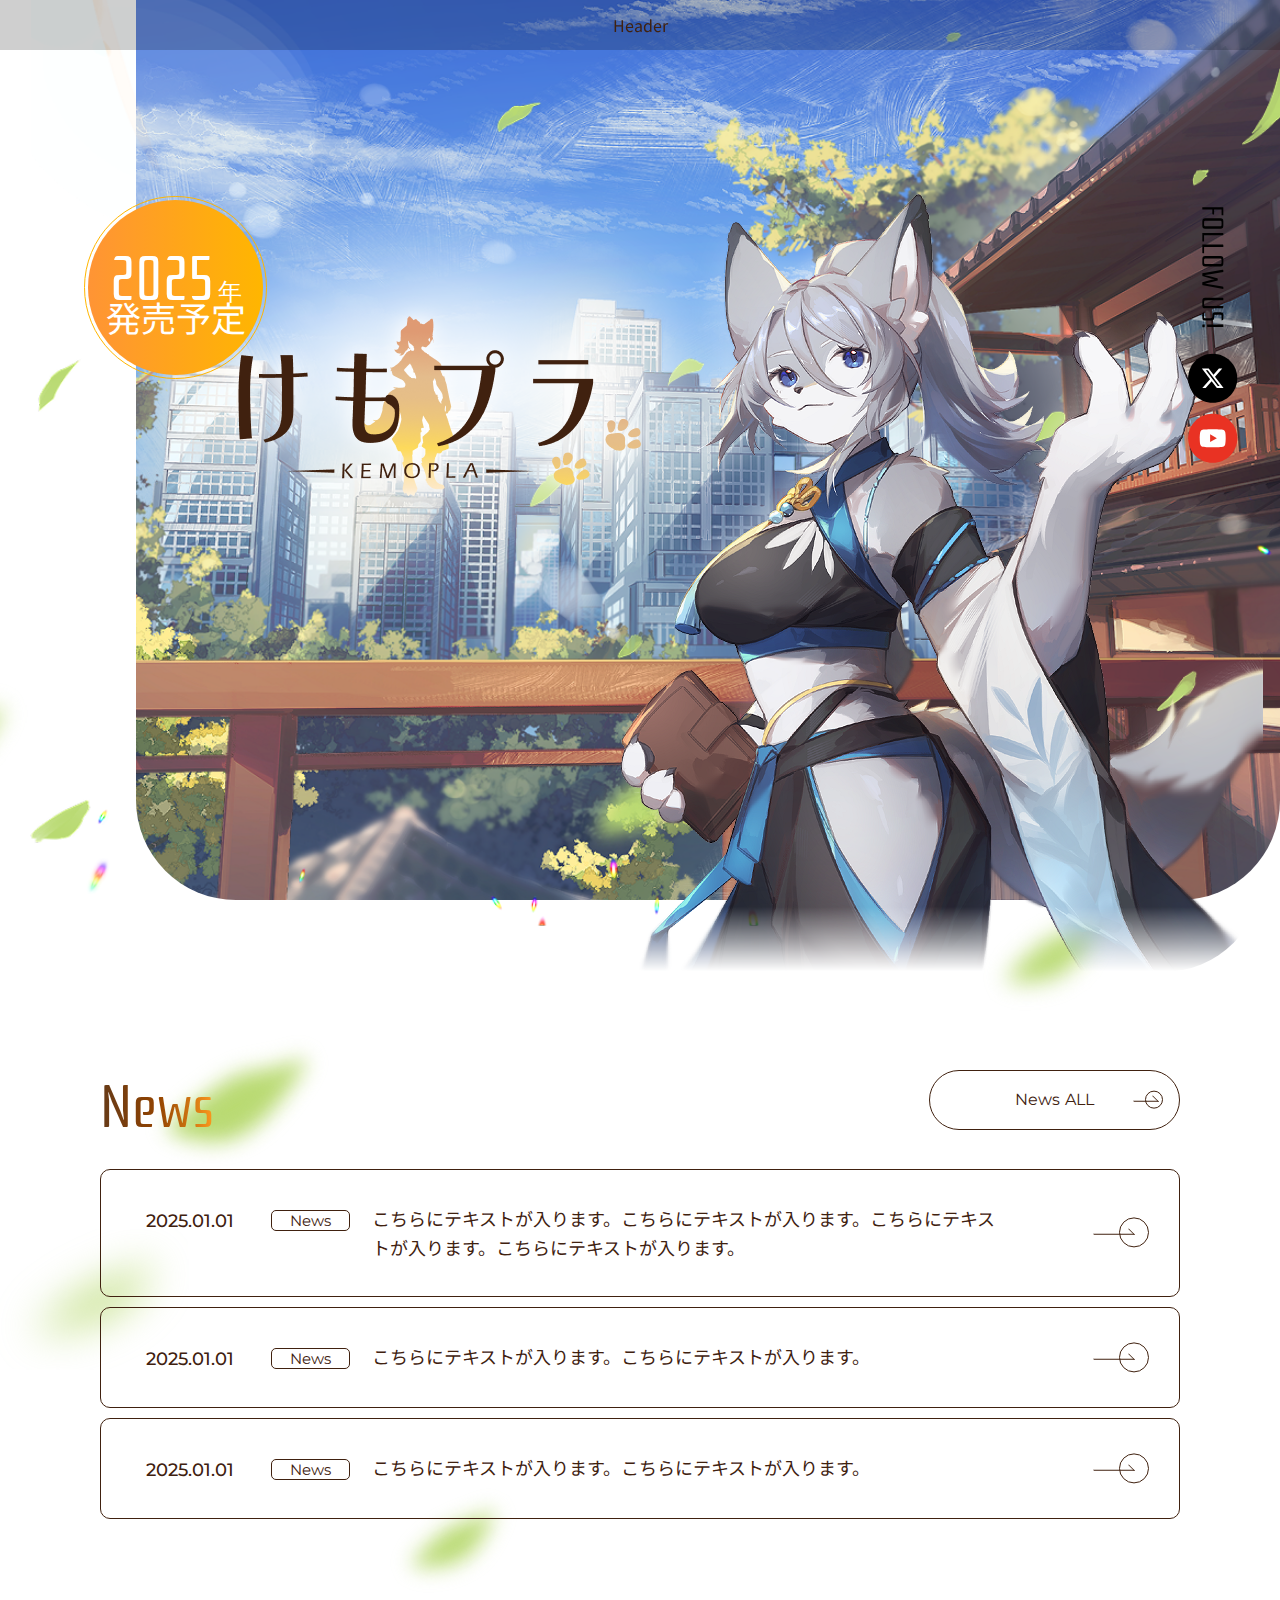
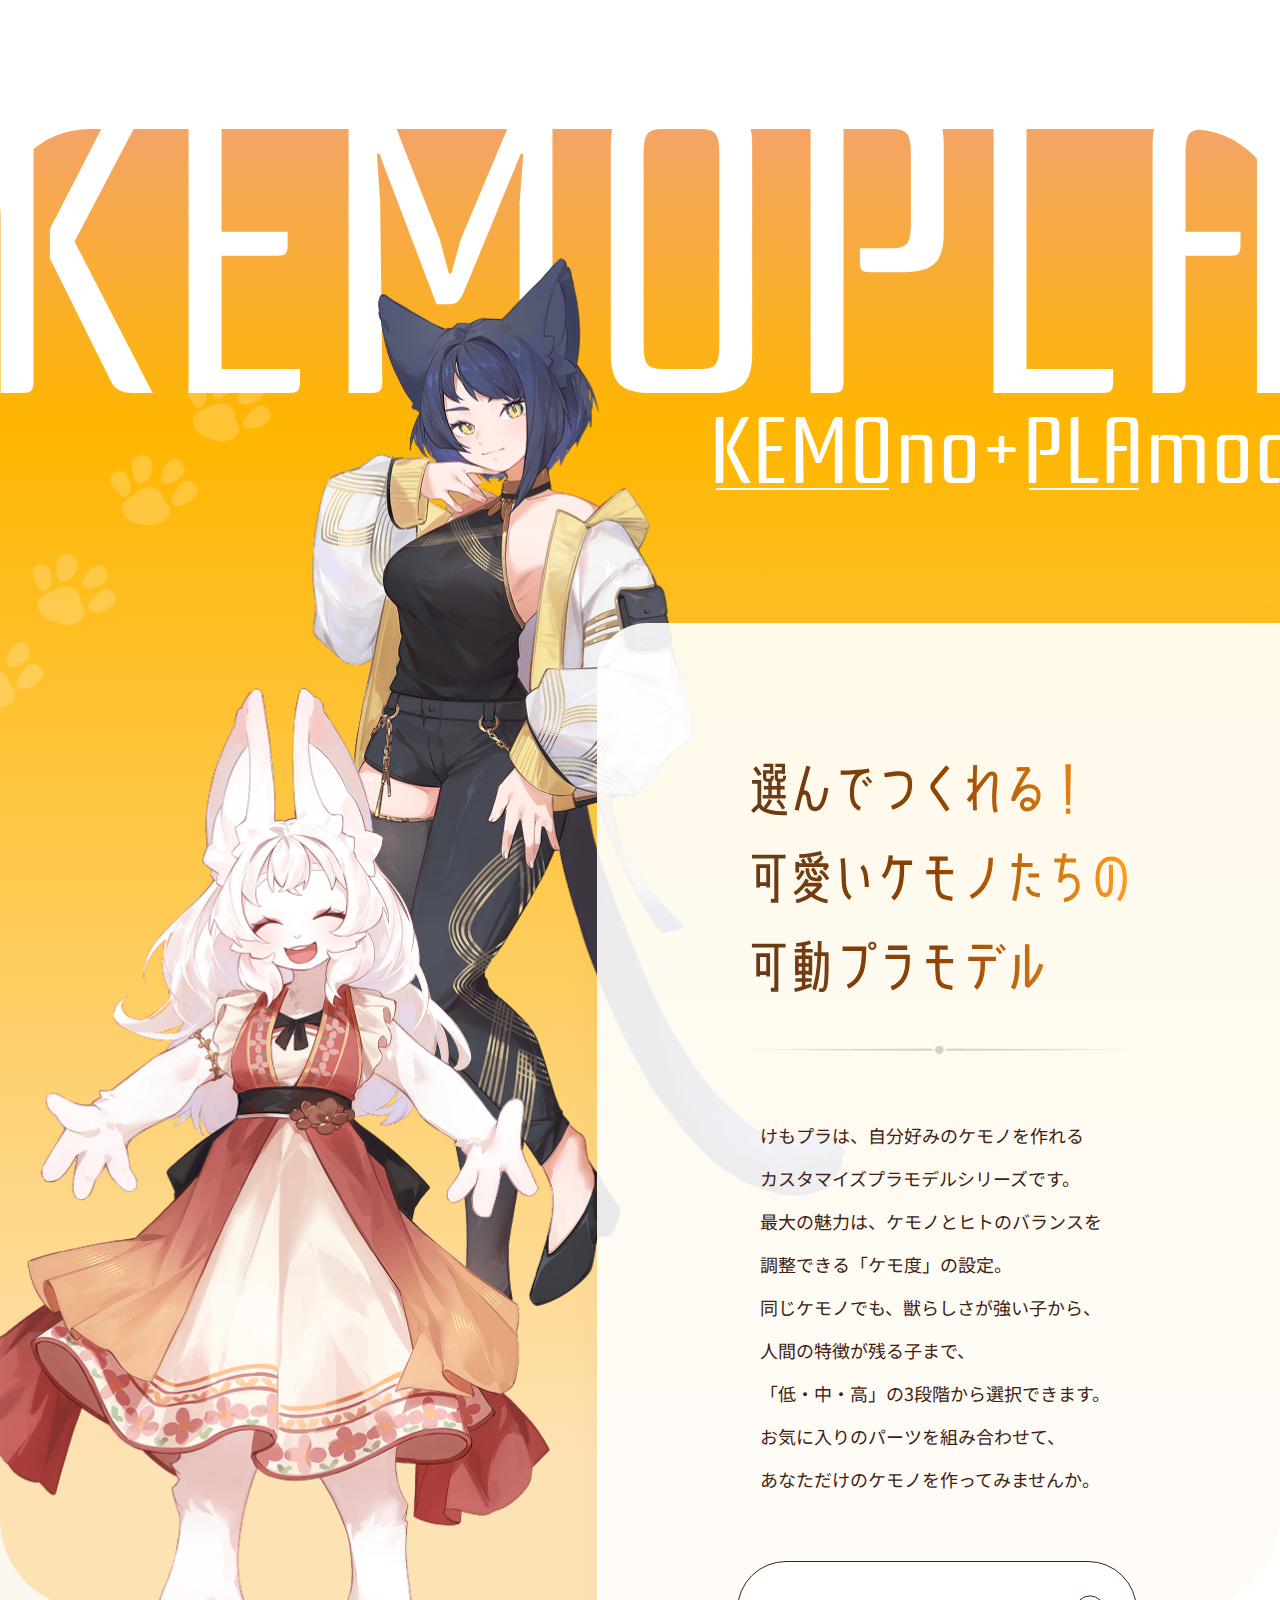
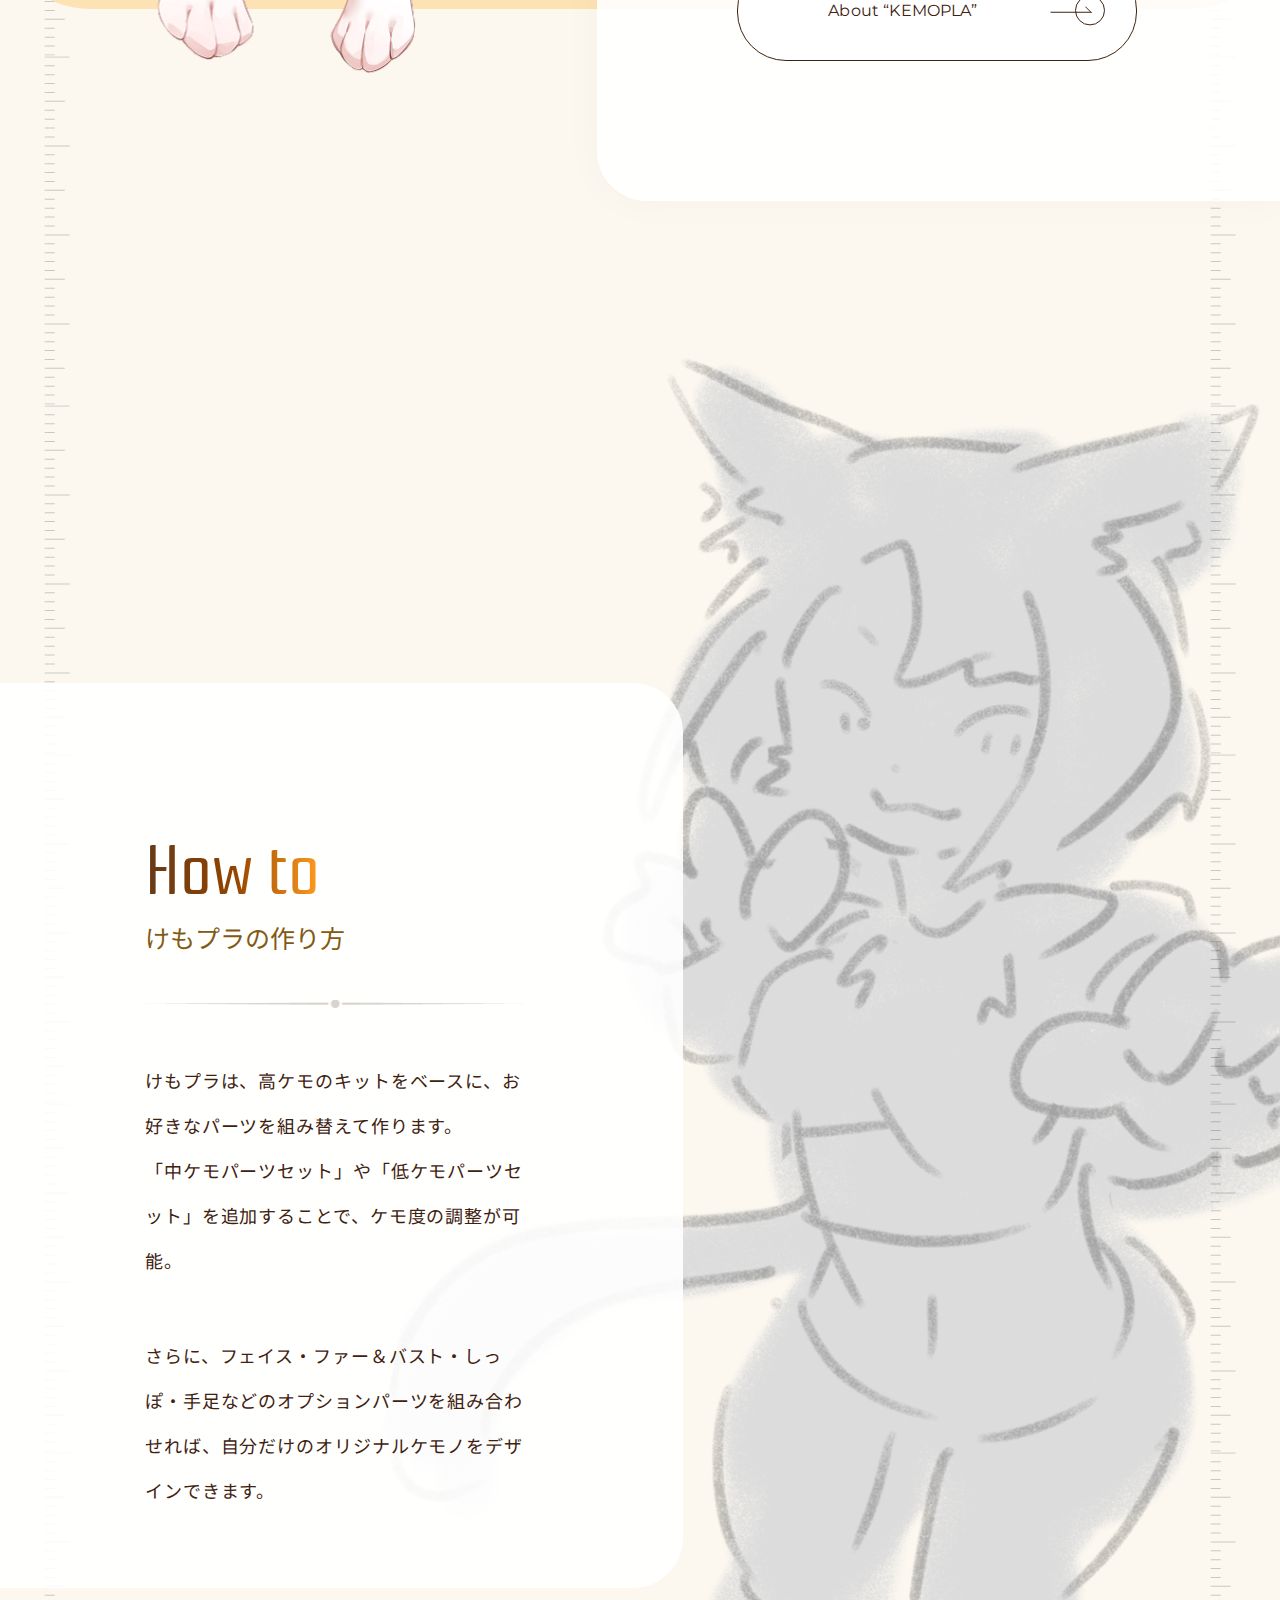
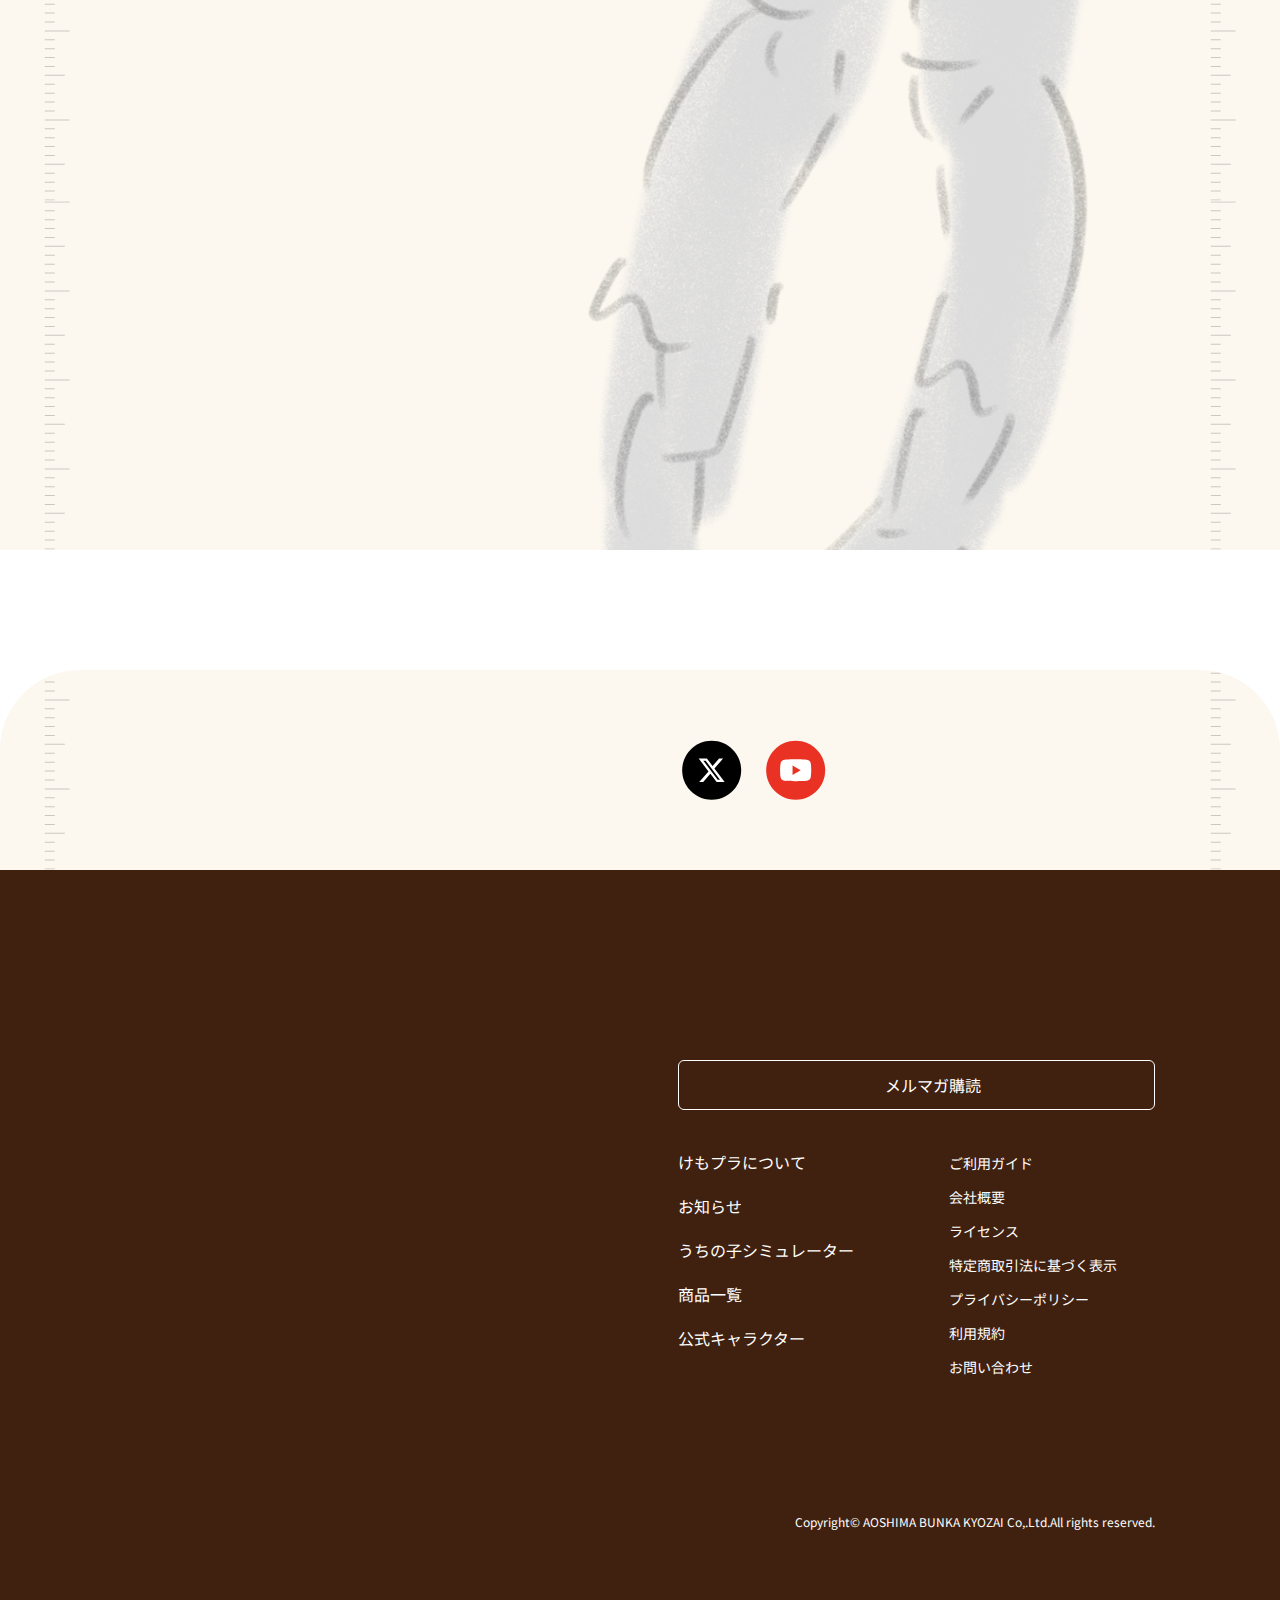
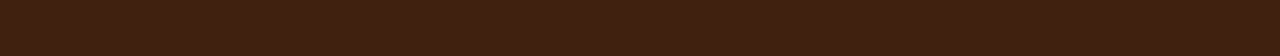
<file: index.html>
<!DOCTYPE html>
<html lang="en">
  <head>
    <meta charset="UTF-8" />
    <meta name="viewport" content="width=device-width, initial-scale=1.0, maximum-scale=1.0, user-scalable=no" />
    <title>Kemopla - Top Page</title>
    <link rel="preconnect" href="https://fonts.googleapis.com">
    <link rel="preconnect" href="https://fonts.gstatic.com" crossorigin>
    <link href="https://fonts.googleapis.com/css2?family=Montserrat:ital,wght@0,100..900;1,100..900&family=Noto+Sans+JP:wght@100..900&family=Rationale&family=Inter:ital,opsz,wght@0,14..32,100..900;1,14..32,100..900&display=swap" rel="stylesheet">
    <link rel="stylesheet" href="css/standalone.css" />
    <link rel="stylesheet" href="css/style.css" />
  </head>
  
  <body id="pageTop">
    <header class="header">Header</header>

    <main>
      <div class="main-mv">
        <div class="container">
          <div class="img img-01">
            <img loading="lazy" src="./image/top/img_mv_01.png" alt="image 01">
          </div>
          <div class="img img-02">
            <img loading="lazy" src="./image/top/img_mv_02.png" alt="image 02">
          </div>
          <div class="copy-text">
            <div class="inner">
              <p class="year">
                <span class="f-rati num">2025</span>
                <span class="f-inter txt">年</span>
              </p>
              <p class="text">発売予定</p>
            </div>
          </div>
        </div>
        <div class="main-img">
          <img loading="lazy" src="./image/top/img_mv_main.png" alt="main image">
        </div>
        <div class="img img-03">
          <img loading="lazy" src="./image/top/img_mv_03.png" alt="image 03">
        </div>
        <div class="img img-04">
          <img loading="lazy" src="./image/top/img_mv_04.png" alt="image 04">
        </div>
      </div>
      
      <section class="sec-news">
        <div class="c-container-02 container">
          <div class="bg">
            <img loading="lazy" src="./image/top/bg_news_01.png" alt="bg 01">
          </div>
          <div class="heading">
            <h2 class="f-rati head">News</h2>
            <a href="#" class="f-mont c-arrowBtn-02 btn-more">News ALL</a>
          </div>
          <div class="list-news">
            <a href="#" class="item">
              <div class="date-wrap">
                <span class="f-mont date">2025.01.01</span>
                <span class="f-mont label">News</span>
              </div>
              <p class="title">こちらにテキストが入ります。こちらにテキストが入ります。こちらにテキストが入ります。こちらにテキストが入ります。</p>
              <span class="arrow"></span>
            </a>
            <a href="#" class="item">
              <div class="date-wrap">
                <span class="f-mont date">2025.01.01</span>
                <span class="f-mont label">News</span>
              </div>
              <p class="title">こちらにテキストが入ります。こちらにテキストが入ります。</p>
              <span class="arrow"></span>
            </a>
            <a href="#" class="item">
              <div class="date-wrap">
                <span class="f-mont date">2025.01.01</span>
                <span class="f-mont label">News</span>
              </div>
              <p class="title">こちらにテキストが入ります。こちらにテキストが入ります。</p>
              <span class="arrow"></span>
            </a>
          </div>
        </div>
      </section>

      <section class="sec-kemono">
        <div class="img-02">
          <img loading="lazy" src="./image/top/img_kemono_02.png" alt="image 02">
        </div>
        <div class="container">
          <div class="heading">
            <h2 class="f-rati head">KEMOPLA</h2>
            <p class="f-rati small"><span class="f-rati line">KEMO</span>no+<span class="f-rati line">PLA</span>model</p>
          </div>
          <div class="img-01">
            <img loading="lazy" src="./image/top/img_kemono_01.png" alt="image 01">
          </div>
          <div class="content">
            <h3 class="title">
              <img src="./image/top/title_kemopla_01.svg" alt="title">
            </h3>
            <p class="description">けもプラは、自分好みのケモノを作れる<br>カスタマイズプラモデルシリーズです。<br>最大の魅力は、ケモノとヒトのバランスを調整できる「ケモ度」の設定。<br>同じケモノでも、獣らしさが強い子から、<br>人間の特徴が残る子まで、<br>「低・中・高」の3段階から選択できます。お気に入りのパーツを組み合わせて、<br>あなただけのケモノを作ってみませんか。</p>
            <a href="#" class="f-mont c-arrowBtn-02 btn-more">About “KEMOPLA”</a>
          </div>
        </div>
      </section>

      <section class="sec-howto">
        <div class="container">
          <div class="img-01">
            <img loading="lazy" src="./image/top/img_howto_01.png" alt="image 01">
          </div>
          <div class="sec-intro">
            <div class="heading">
              <h2 class="f-rati title">How to</h2>
              <p class="txt-ja">けもプラの作り方</p>
            </div>
            <div class="description">
              <p class="text">けもプラは、高ケモのキットをベースに、お好きなパーツを組み替えて作ります。<br>「中ケモパーツセット」や「低ケモパーツセット」を追加することで、ケモ度の調整が可能。</p>
              <p class="text">さらに、フェイス・ファー＆バスト・しっぽ・手足などのオプションパーツを組み合わせれば、自分だけのオリジナルケモノをデザインできます。</p>
            </div>
          </div>
          <div class="img-02">
            <img loading="lazy" src="./image/top/img_howto_02.svg" alt="image 02">
          </div>
          <div class="img-03">
            <img loading="lazy" src="./image/top/img_howto_03.png" alt="image 03">
          </div>
        </div>
      </section>
    </main>

    <footer class="footer">
      <div class="footer-top">
        <ul class="list-sns">
          <li class="item">
            <img loading="lazy" src="./image/common/txt_follow_us.svg" alt="follow us">
          </li>
          <li class="item">
            <a href="#">
              <img loading="lazy" src="./image/common/icon_x.svg" alt="twitter">
            </a>
          </li>
          <li class="item">
            <a href="#">
              <img loading="lazy" src="./image/common/icon_youtube.svg" alt="youtube">
            </a>
          </li>
        </ul>
      </div>
      <div class="footer-bottom">
        <div class="c-container">
          <div class="inner">
            <div class="logo">
              <a href="#">
                <img loading="lazy" src="./image/common/logo.png" alt="aoshima">
              </a>
            </div>
            <div class="info">
              <a href="#" class="btn-email">
                <span class="icon"><img loading="lazy" src="./image/common/icon_email.svg" alt="mail"></span>
                <span class="text">メルマガ購読</span>
              </a>
              <div class="menus">
                <ul class="menu menu-01">
                  <li class="item">
                    <a href="#">けもプラについて</a>
                  </li>
                  <li class="item">
                    <a href="#">お知らせ</a>
                  </li>
                  <li class="item">
                    <a href="#">うちの子シミュレーター</a>
                  </li>
                  <li class="item">
                    <a href="#">商品一覧</a>
                  </li>
                  <li class="item">
                    <a href="#">公式キャラクター</a>
                  </li>
                </ul>
                <ul class="menu menu-02">
                  <li class="item">
                    <a href="#">ご利用ガイド</a>
                  </li>
                  <li class="item">
                    <a href="#">会社概要</a>
                  </li>
                  <li class="item">
                    <a href="#">ライセンス</a>
                  </li>
                  <li class="item">
                    <a href="#">特定商取引法に基づく表示</a>
                  </li>
                  <li class="item">
                    <a href="#">プライバシーポリシー</a>
                  </li>
                  <li class="item">
                    <a href="#">利用規約</a>
                  </li>
                  <li class="item">
                    <a href="#">お問い合わせ</a>
                  </li>
                </ul>
              </div>
              <p class="copy-right">Copyright© AOSHIMA BUNKA KYOZAI <br class="sp">Co,.Ltd.All rights reserved.</p>
            </div>
          </div>
        </div>
      </div>
      <div class="js_page_to_top page-to-top">
        <img loading="lazy" src="./image/common/img_page_to_top.png" alt="page to top">
      </div>
    </footer>

    <div class="c-follow-us">
      <div class="item">
        <img loading="lazy" src="./image/common/txt_follow_us_2.svg" alt="follow us">
      </div>
      <div class="item">
        <a href="#" class="link">
          <img loading="lazy" src="./image/common/icon_x.svg" alt="twitter">
        </a>
      </div>
      <div class="item">
        <a href="#" class="link">
          <img loading="lazy" src="./image/common/icon_youtube.svg" alt="youtube">
        </a>
      </div>
    </div>

    <script src="https://cdnjs.cloudflare.com/ajax/libs/jquery/3.7.1/jquery.min.js"></script>
    <script src="./js/common.js"></script>
  </body>
</html>
</file>
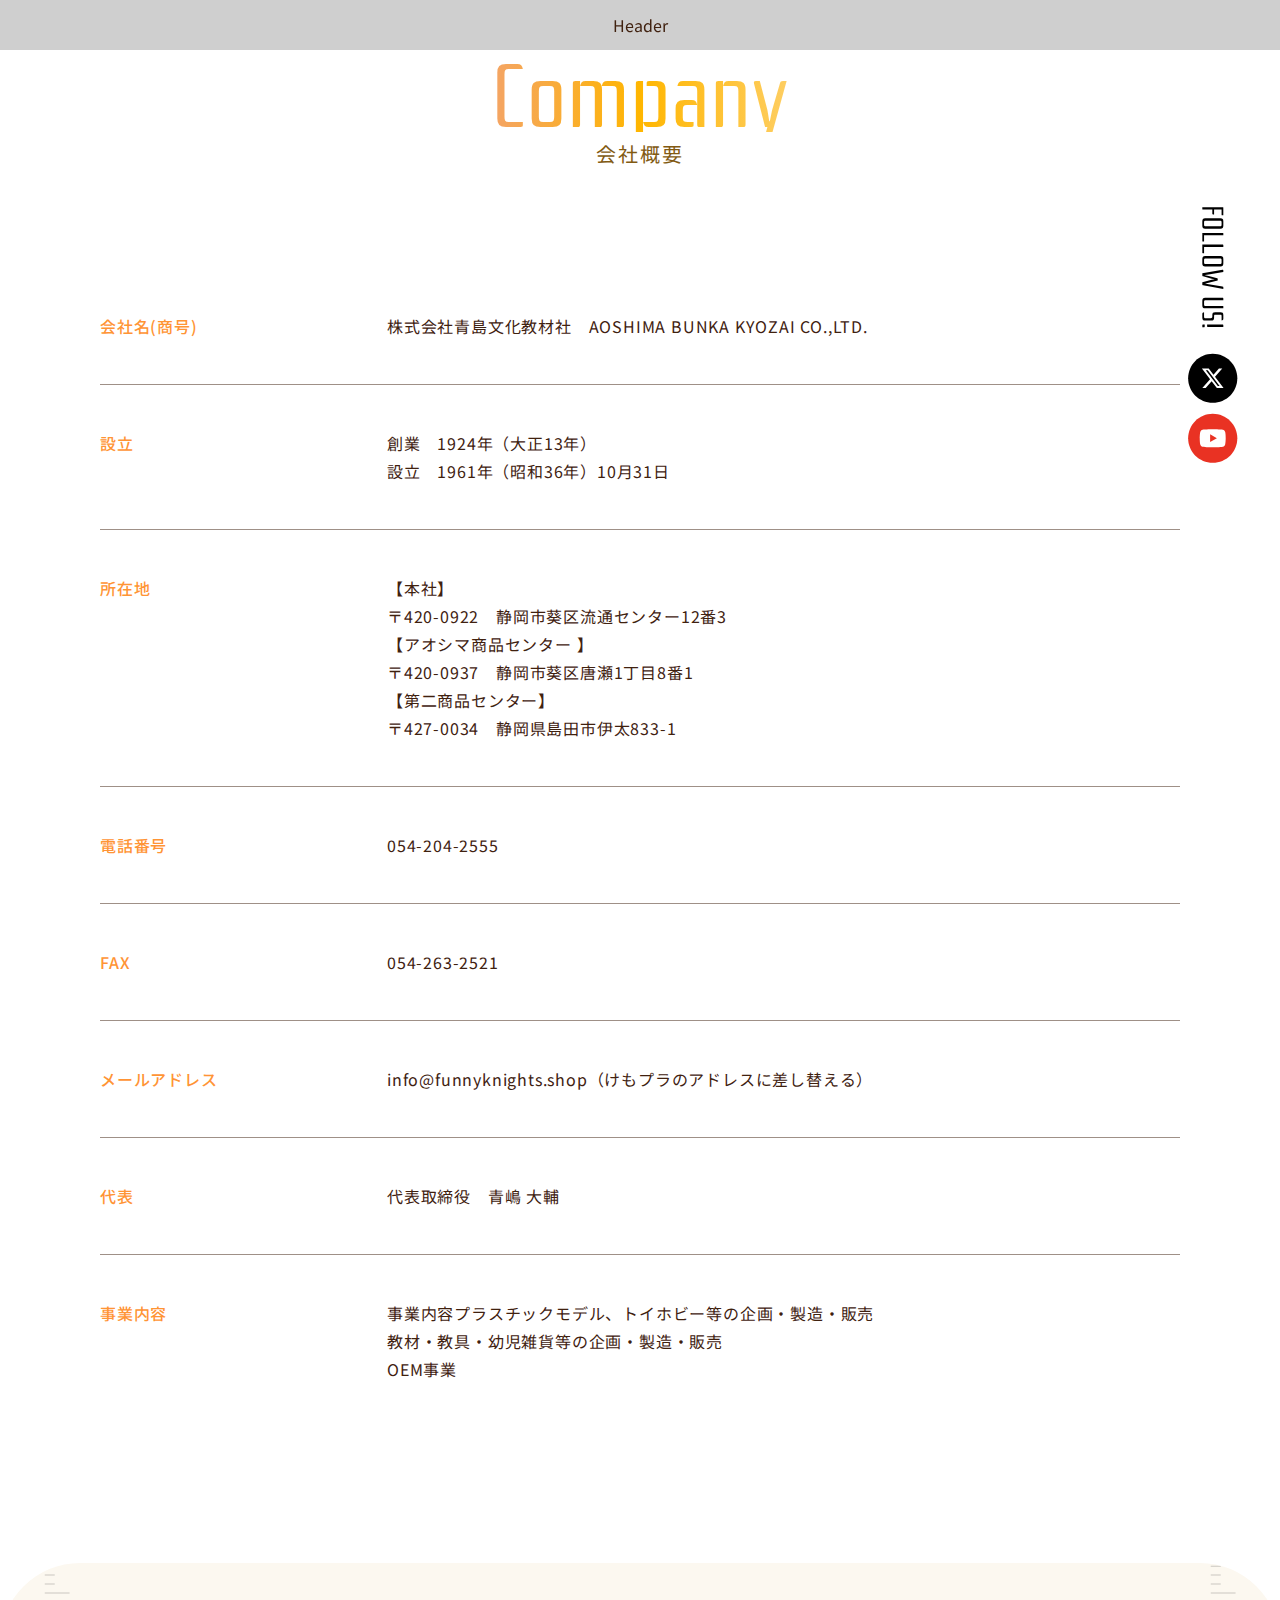
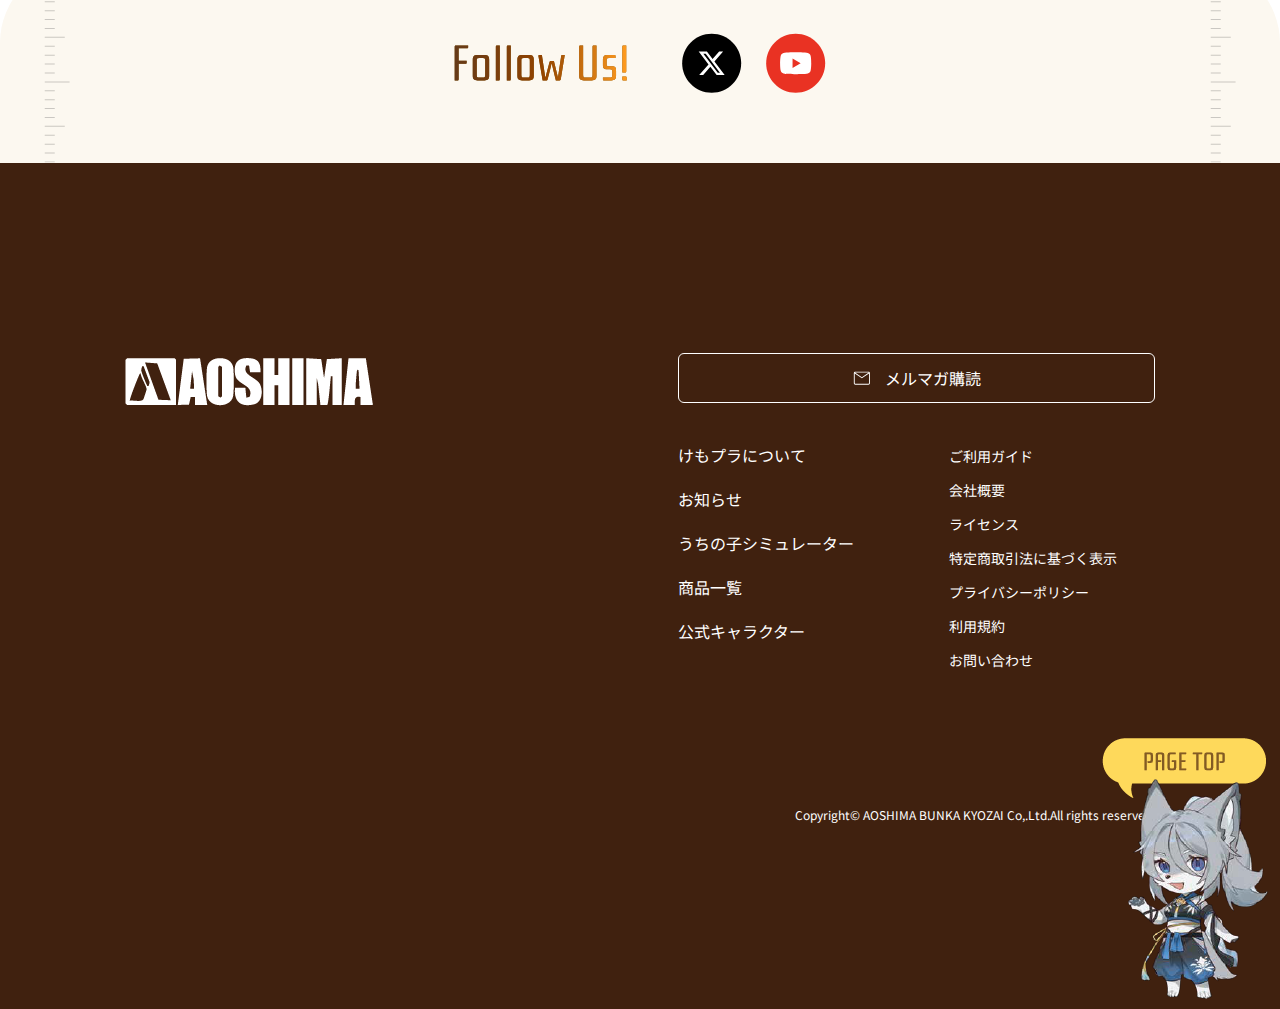
<file: company.html>
<!DOCTYPE html>
<html lang="en">
  <head>
    <meta charset="UTF-8" />
    <meta name="viewport" content="width=device-width, initial-scale=1.0" />
    <title>Page Company</title>
    <link rel="preconnect" href="https://fonts.googleapis.com">
    <link rel="preconnect" href="https://fonts.gstatic.com" crossorigin>
    <link href="https://fonts.googleapis.com/css2?family=Montserrat:ital,wght@0,100..900;1,100..900&family=Noto+Sans+JP:wght@100..900&family=Rationale&display=swap" rel="stylesheet">
    <link rel="stylesheet" href="css/standalone.css" />
    <link rel="stylesheet" href="css/style.css" />
  </head>

  <body id="pageCompany">
    <header class="header">Header</header>

    <main>
      <div class="c-section-heading heading">
        <h2>Company</h2>
        <span>会社概要</span>
      </div>
      <div class="c-container-02">
        <div class="inner">
          <dl class="company-info">
            <div class="row">
              <dt class="title">会社名(商号)</dt>
              <dd class="data">株式会社青島文化教材社　AOSHIMA BUNKA KYOZAI CO.,LTD.</dd>
            </div>
            <div class="row">
              <dt class="title">設立</dt>
              <dd class="data">創業　1924年（大正13年）<br>設立　1961年（昭和36年）10月31日</dd>
            </div>
            <div class="row">
              <dt class="title">所在地</dt>
              <dd class="data">【本社】<br>〒420-0922　静岡市葵区流通センター12番3<br>【アオシマ商品センター 】<br>〒420-0937　静岡市葵区唐瀬1丁目8番1<br>【第二商品センター】<br>〒427-0034　静岡県島田市伊太833-1</dd>
            </div>
            <div class="row">
              <dt class="title">電話番号</dt>
              <dd class="data">054-204-2555</dd>
            </div>
            <div class="row">
              <dt class="title">FAX</dt>
              <dd class="data">054-263-2521</dd>
            </div>
            <div class="row">
              <dt class="title">メールアドレス</dt>
              <dd class="data">info@funnyknights.shop（けもプラのアドレスに差し替える）</dd>
            </div>
            <div class="row">
              <dt class="title">代表</dt>
              <dd class="data">代表取締役　青嶋 大輔</dd>
            </div>
            <div class="row">
              <dt class="title">事業内容</dt>
              <dd class="data">事業内容プラスチックモデル、トイホビー等の企画・製造・販売<br>教材・教具・幼児雑貨等の企画・製造・販売<br>OEM事業</dd>
            </div>
          </dl>
        </div>
      </div>
    </main>

    <footer class="footer">
      <div class="footer-top">
        <ul class="list-sns">
          <li class="item">
            <img loading="lazy" src="./image/common/txt_follow_us.svg" alt="follow us">
          </li>
          <li class="item">
            <a href="#">
              <img loading="lazy" src="./image/common/icon_x.svg" alt="twitter">
            </a>
          </li>
          <li class="item">
            <a href="#">
              <img loading="lazy" src="./image/common/icon_youtube.svg" alt="youtube">
            </a>
          </li>
        </ul>
      </div>
      <div class="footer-bottom">
        <div class="c-container">
          <div class="inner">
            <div class="logo">
              <a href="#">
                <img loading="lazy" src="./image/common/logo.png" alt="aoshima">
              </a>
            </div>
            <div class="info">
              <a href="#" class="btn-email">
                <span class="icon"><img loading="lazy" src="./image/common/icon_email.svg" alt="mail"></span>
                <span class="text">メルマガ購読</span>
              </a>
              <div class="menus">
                <ul class="menu menu-01">
                  <li class="item">
                    <a href="#">けもプラについて</a>
                  </li>
                  <li class="item">
                    <a href="#">お知らせ</a>
                  </li>
                  <li class="item">
                    <a href="#">うちの子シミュレーター</a>
                  </li>
                  <li class="item">
                    <a href="#">商品一覧</a>
                  </li>
                  <li class="item">
                    <a href="#">公式キャラクター</a>
                  </li>
                </ul>
                <ul class="menu menu-02">
                  <li class="item">
                    <a href="#">ご利用ガイド</a>
                  </li>
                  <li class="item">
                    <a href="#">会社概要</a>
                  </li>
                  <li class="item">
                    <a href="#">ライセンス</a>
                  </li>
                  <li class="item">
                    <a href="#">特定商取引法に基づく表示</a>
                  </li>
                  <li class="item">
                    <a href="#">プライバシーポリシー</a>
                  </li>
                  <li class="item">
                    <a href="#">利用規約</a>
                  </li>
                  <li class="item">
                    <a href="#">お問い合わせ</a>
                  </li>
                </ul>
              </div>
              <p class="copy-right">Copyright© AOSHIMA BUNKA KYOZAI <br class="sp">Co,.Ltd.All rights reserved.</p>
            </div>
          </div>
        </div>
      </div>
      <div class="js_page_to_top page-to-top">
        <img loading="lazy" src="./image/common/img_page_to_top.png" alt="page to top">
      </div>
    </footer>

    <div class="c-follow-us">
      <div class="item">
        <img loading="lazy" src="./image/common/txt_follow_us_2.svg" alt="follow us">
      </div>
      <div class="item">
        <a href="#" class="link">
          <img loading="lazy" src="./image/common/icon_x.svg" alt="twitter">
        </a>
      </div>
      <div class="item">
        <a href="#" class="link">
          <img loading="lazy" src="./image/common/icon_youtube.svg" alt="youtube">
        </a>
      </div>
    </div>

    <script src="https://cdnjs.cloudflare.com/ajax/libs/jquery/3.7.1/jquery.min.js"></script>
    <script src="./js/common.js"></script>

    <script></script>
  </body>
</html>
</file>
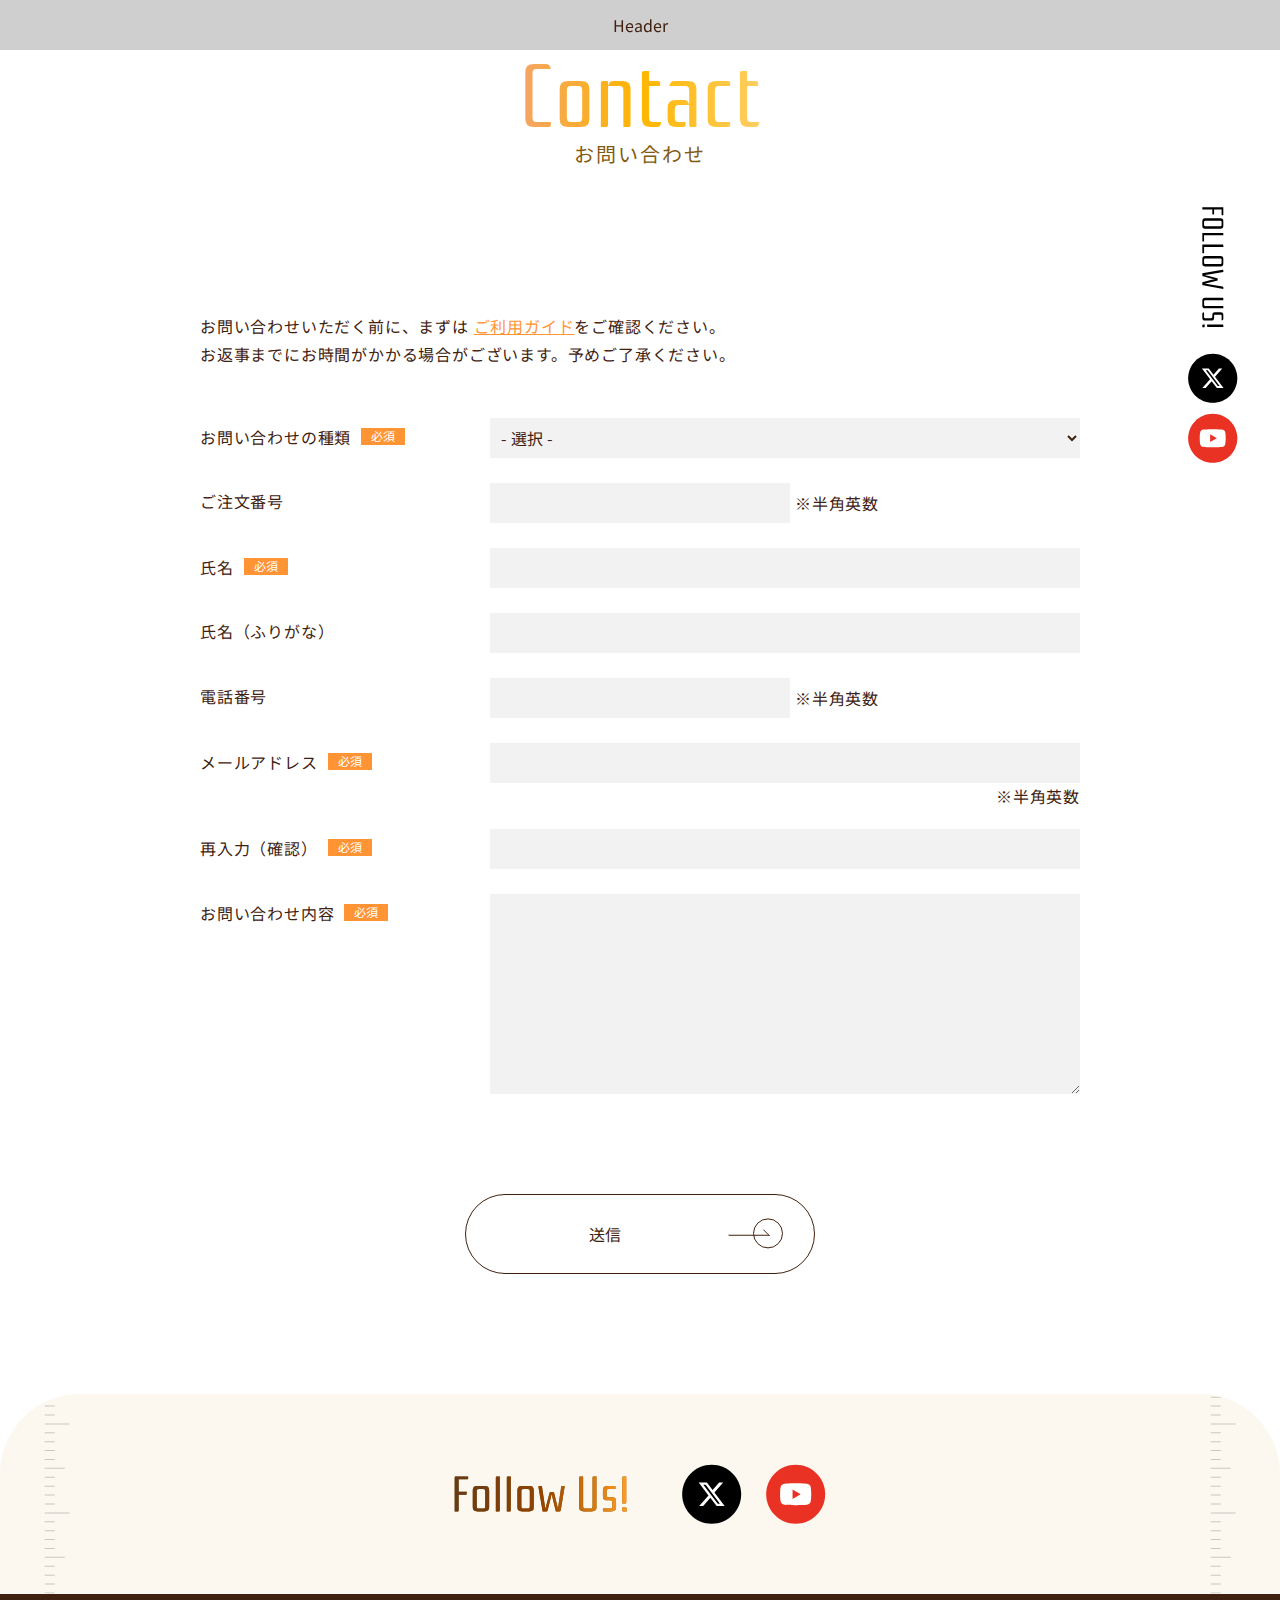
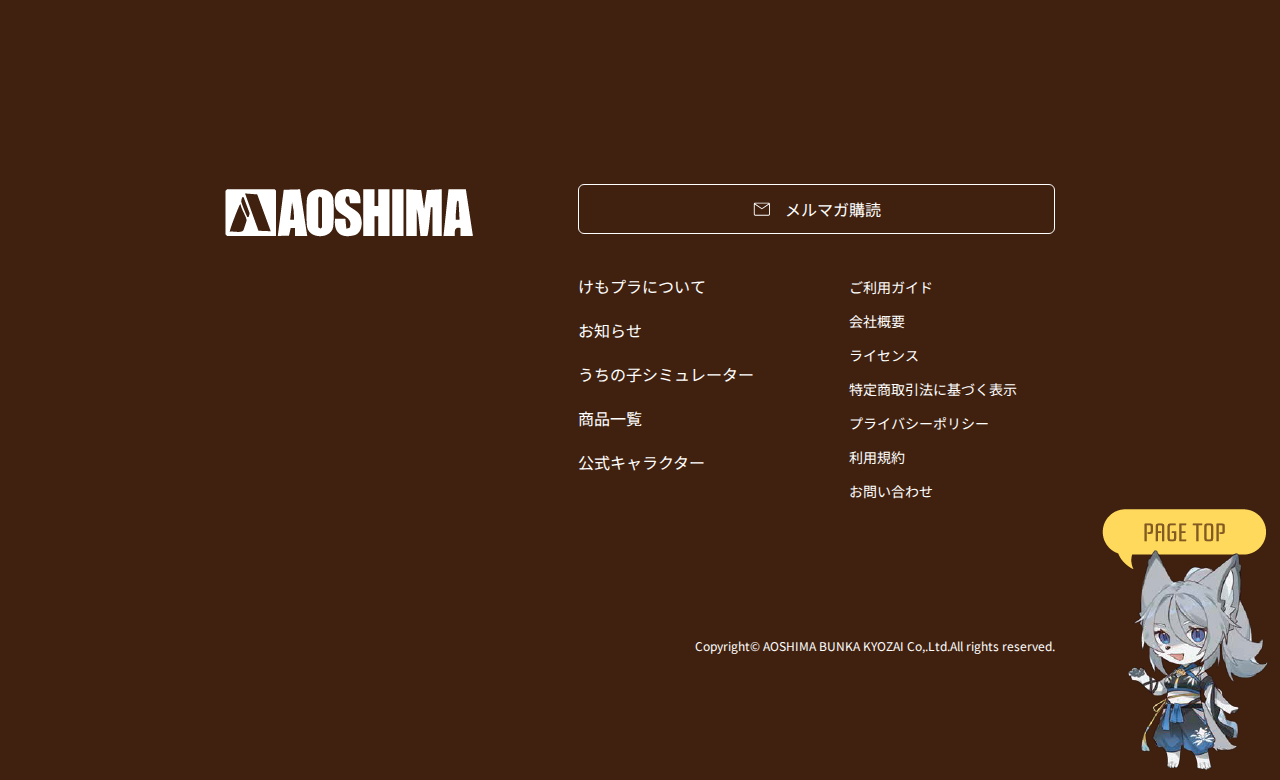
<file: contact.html>
<!DOCTYPE html>
<html lang="en">
  <head>
    <meta charset="UTF-8" />
    <meta name="viewport" content="width=device-width, initial-scale=1.0" />
    <title>Page Contact</title>
    <link rel="preconnect" href="https://fonts.googleapis.com">
    <link rel="preconnect" href="https://fonts.gstatic.com" crossorigin>
    <link href="https://fonts.googleapis.com/css2?family=Montserrat:ital,wght@0,100..900;1,100..900&family=Noto+Sans+JP:wght@100..900&family=Rationale&display=swap" rel="stylesheet">
    <link rel="stylesheet" href="css/standalone.css" />
    <link rel="stylesheet" href="css/style.css" />
  </head>
  
  <body id="pageContact">
    <header class="header">Header</header>

    <main>
      <div class="c-section-heading heading">
        <h2>Contact</h2>
        <span>お問い合わせ</span>
      </div>
      <div class="c-container-02">
        <div class="inner">
          <p class="notice">お問い合わせいただく前に、まずは <a href="#" class="notice-link">ご利用ガイド</a>をご確認ください。<br>お返事までにお時間がかかる場合がございます。予めご了承ください。</p>
          <form action="#" id="form_contact" class="form-contact">
            <div class="row-wrap">
              <div class="row">
                <div class="title">
                  <label class="label" for="type_inquiry">お問い合わせの種類</label>
                  <span class="required">必須</span>
                </div>
                <div class="field">
                  <select class="type-inquiry" id="type_inquiry" name="type_inquiry">
                    <option label="" value="">- 選択 -</option>
                    <option value="11">商品について</option>
                    <option value="12">注文内容について</option>
                    <option value="53">配送について</option>
                    <option value="54">ログインについて</option>
                    <option value="55">不良品交換について</option>
                    <option value="56">会員登録情報について</option>
                    <option value="57">その他</option>
                  </select>
                </div>
              </div>
              <div class="error-message"></div>
            </div>
            <div class="row-wrap">
              <div class="row">
                <div class="title">
                  <label class="label" for="order_number">ご注文番号</label>
                </div>
                <div class="field">
                  <input type="text" class="order-number" id="order_number" name="order_number" value="">
                  <span class="note">※半角英数</span>
                </div>
              </div>
              <div class="error-message"></div>
            </div>
            <div class="row-wrap">
              <div class="row">
                <div class="title">
                  <label class="label" for="full_name">氏名</label>
                  <span class="required">必須</span>
                </div>
                <div class="field">
                  <input type="text" class="full-name is-full" id="full_name" name="full_name" value="">
                </div>
              </div>
              <div class="error-message"></div>
            </div>
            <div class="row-wrap">
              <div class="row">
                <div class="title">
                  <label class="label" for="furigana">氏名（ふりがな）</label>
                </div>
                <div class="field">
                  <input type="text" class="furigana is-full" id="furigana" name="furigana" value="">
                </div>
              </div>
            </div>
            <div class="row-wrap">
              <div class="row">
                <div class="title">
                  <label class="label" for="telephone">電話番号</label>
                </div>
                <div class="field">
                  <input type="text" class="telephone" id="telephone" name="telephone" value="">
                  <span class="note">※半角英数</span>
                </div>
              </div>
            </div>
            <div class="row-wrap">
              <div class="row row-email">
                <div class="title">
                  <label class="label" for="email">メールアドレス</label>
                  <span class="required">必須</span>
                </div>
                <div class="field">
                  <input type="text" class="email is-full" id="email" name="email" value="">
                  <span class="note">※半角英数</span>
                </div>
              </div>
              <div class="error-message"></div>
            </div>
            <div class="row-wrap">
              <div class="row">
                <div class="title">
                  <label class="label" for="email_confirm">再入力（確認）</label>
                  <span class="required">必須</span>
                </div>
                <div class="field">
                  <input type="text" class="email-confirm is-full" id="email_confirm" name="email_confirm" value="">
                </div>
              </div>
              <div class="error-message"></div>
            </div>
            <div class="row-wrap">
              <div class="row">
                <div class="title">
                  <label class="label" for="inquiry_content">お問い合わせ内容</label>
                  <span class="required">必須</span>
                </div>
                <div class="field">
                  <textarea class="inquiry-content" id="inquiry_content" name="inquiry_content"></textarea>
                </div>
              </div>
              <div class="error-message"></div>
            </div>
            <div class="row-wrap">
              <div class="row">
                <button class="js_btn_submit c-arrowBtn-02 btn-submit" type="submit" name="btn_submit">送信</button>
              </div>
            </div>
          </form>
        </div>
      </div>
    </main>

    <footer class="footer">
      <div class="footer-top">
        <ul class="list-sns">
          <li class="item">
            <img loading="lazy" src="./image/common/txt_follow_us.svg" alt="follow us">
          </li>
          <li class="item">
            <a href="#">
              <img loading="lazy" src="./image/common/icon_x.svg" alt="twitter">
            </a>
          </li>
          <li class="item">
            <a href="#">
              <img loading="lazy" src="./image/common/icon_youtube.svg" alt="youtube">
            </a>
          </li>
        </ul>
      </div>
      <div class="footer-bottom">
        <div class="c-container">
          <div class="inner">
            <div class="logo">
              <a href="#">
                <img loading="lazy" src="./image/common/logo.png" alt="aoshima">
              </a>
            </div>
            <div class="info">
              <a href="#" class="btn-email">
                <span class="icon"><img loading="lazy" src="./image/common/icon_email.svg" alt="mail"></span>
                <span class="text">メルマガ購読</span>
              </a>
              <div class="menus">
                <ul class="menu menu-01">
                  <li class="item">
                    <a href="#">けもプラについて</a>
                  </li>
                  <li class="item">
                    <a href="#">お知らせ</a>
                  </li>
                  <li class="item">
                    <a href="#">うちの子シミュレーター</a>
                  </li>
                  <li class="item">
                    <a href="#">商品一覧</a>
                  </li>
                  <li class="item">
                    <a href="#">公式キャラクター</a>
                  </li>
                </ul>
                <ul class="menu menu-02">
                  <li class="item">
                    <a href="#">ご利用ガイド</a>
                  </li>
                  <li class="item">
                    <a href="#">会社概要</a>
                  </li>
                  <li class="item">
                    <a href="#">ライセンス</a>
                  </li>
                  <li class="item">
                    <a href="#">特定商取引法に基づく表示</a>
                  </li>
                  <li class="item">
                    <a href="#">プライバシーポリシー</a>
                  </li>
                  <li class="item">
                    <a href="#">利用規約</a>
                  </li>
                  <li class="item">
                    <a href="#">お問い合わせ</a>
                  </li>
                </ul>
              </div>
              <p class="copy-right">Copyright© AOSHIMA BUNKA KYOZAI <br class="sp">Co,.Ltd.All rights reserved.</p>
            </div>
          </div>
        </div>
      </div>
      <div class="js_page_to_top page-to-top">
        <img loading="lazy" src="./image/common/img_page_to_top.png" alt="page to top">
      </div>
    </footer>

    <div class="c-follow-us">
      <div class="item">
        <img loading="lazy" src="./image/common/txt_follow_us_2.svg" alt="follow us">
      </div>
      <div class="item">
        <a href="#" class="link">
          <img loading="lazy" src="./image/common/icon_x.svg" alt="twitter">
        </a>
      </div>
      <div class="item">
        <a href="#" class="link">
          <img loading="lazy" src="./image/common/icon_youtube.svg" alt="youtube">
        </a>
      </div>
    </div>

    <script src="https://cdnjs.cloudflare.com/ajax/libs/jquery/3.7.1/jquery.min.js"></script>
    <script src="./js/common.js"></script>
    <script src="./js/contact.js"></script>
  </body>
</html>
</file>
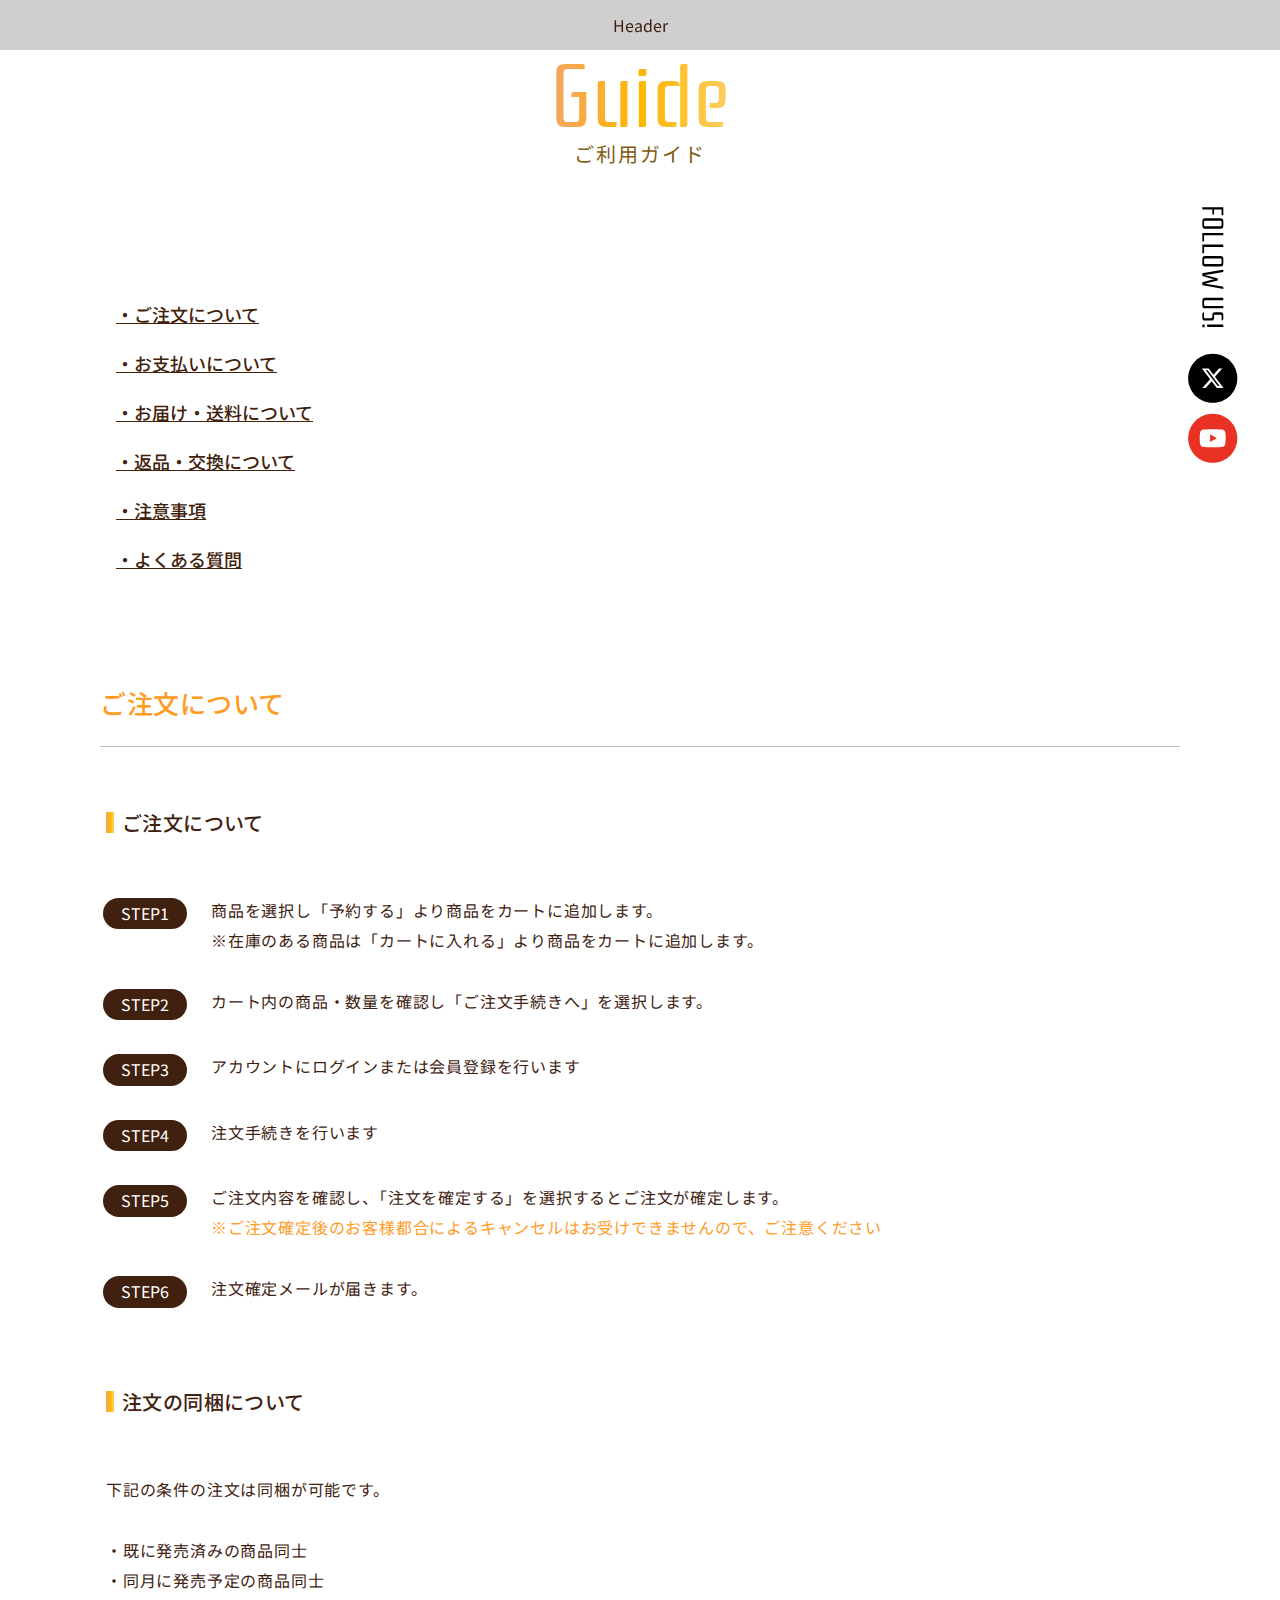
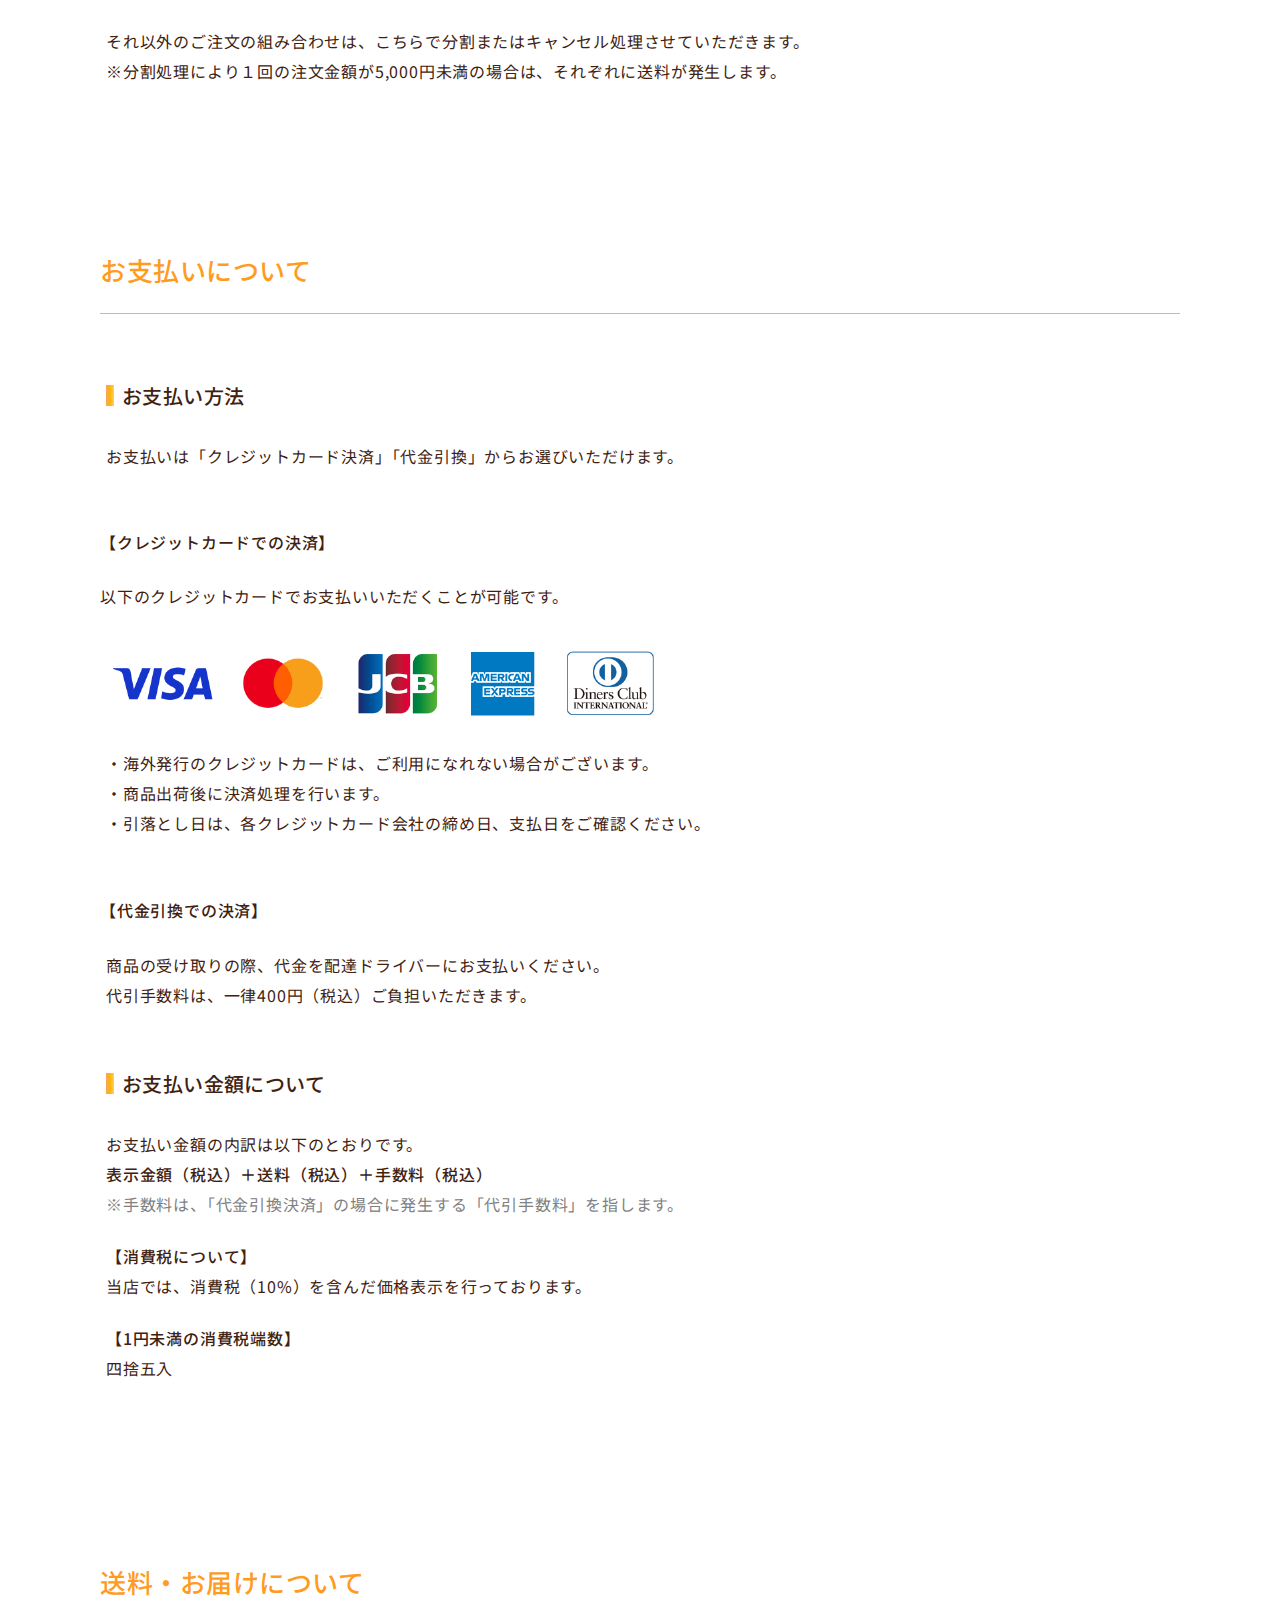
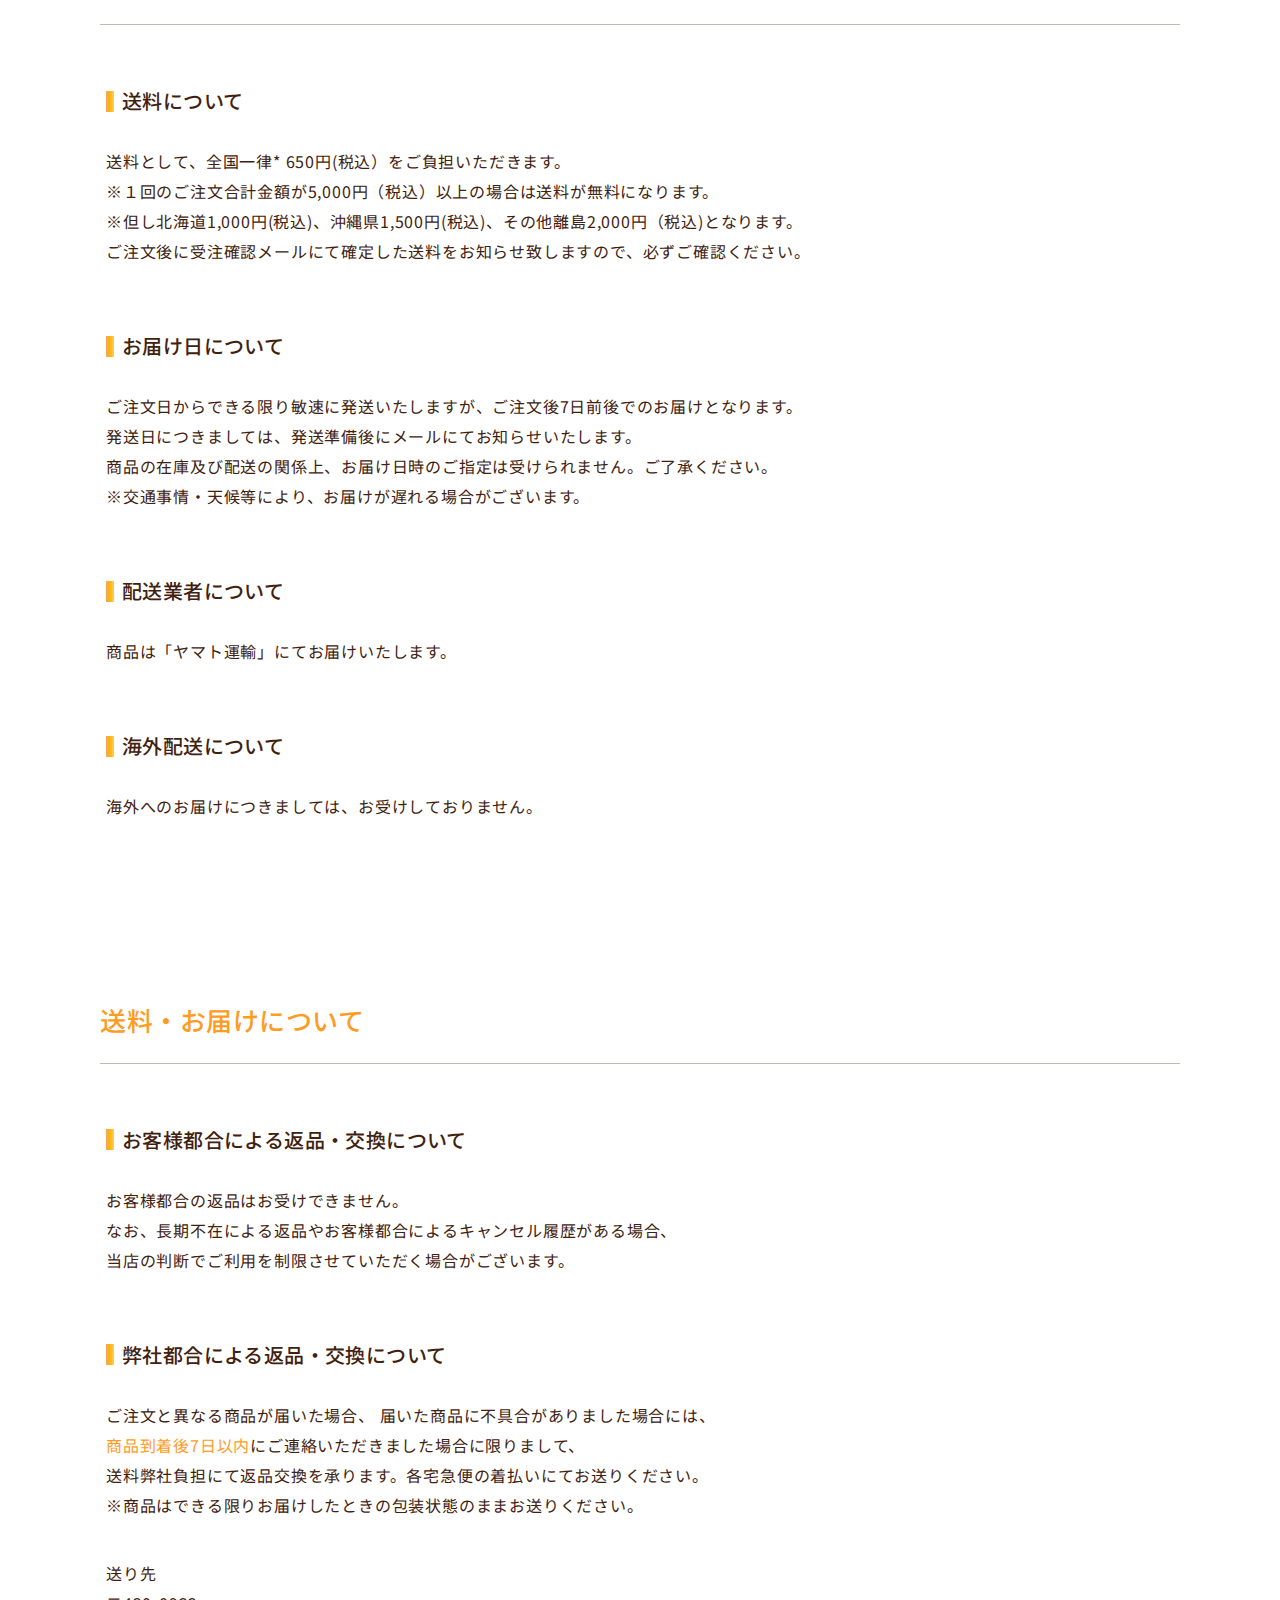
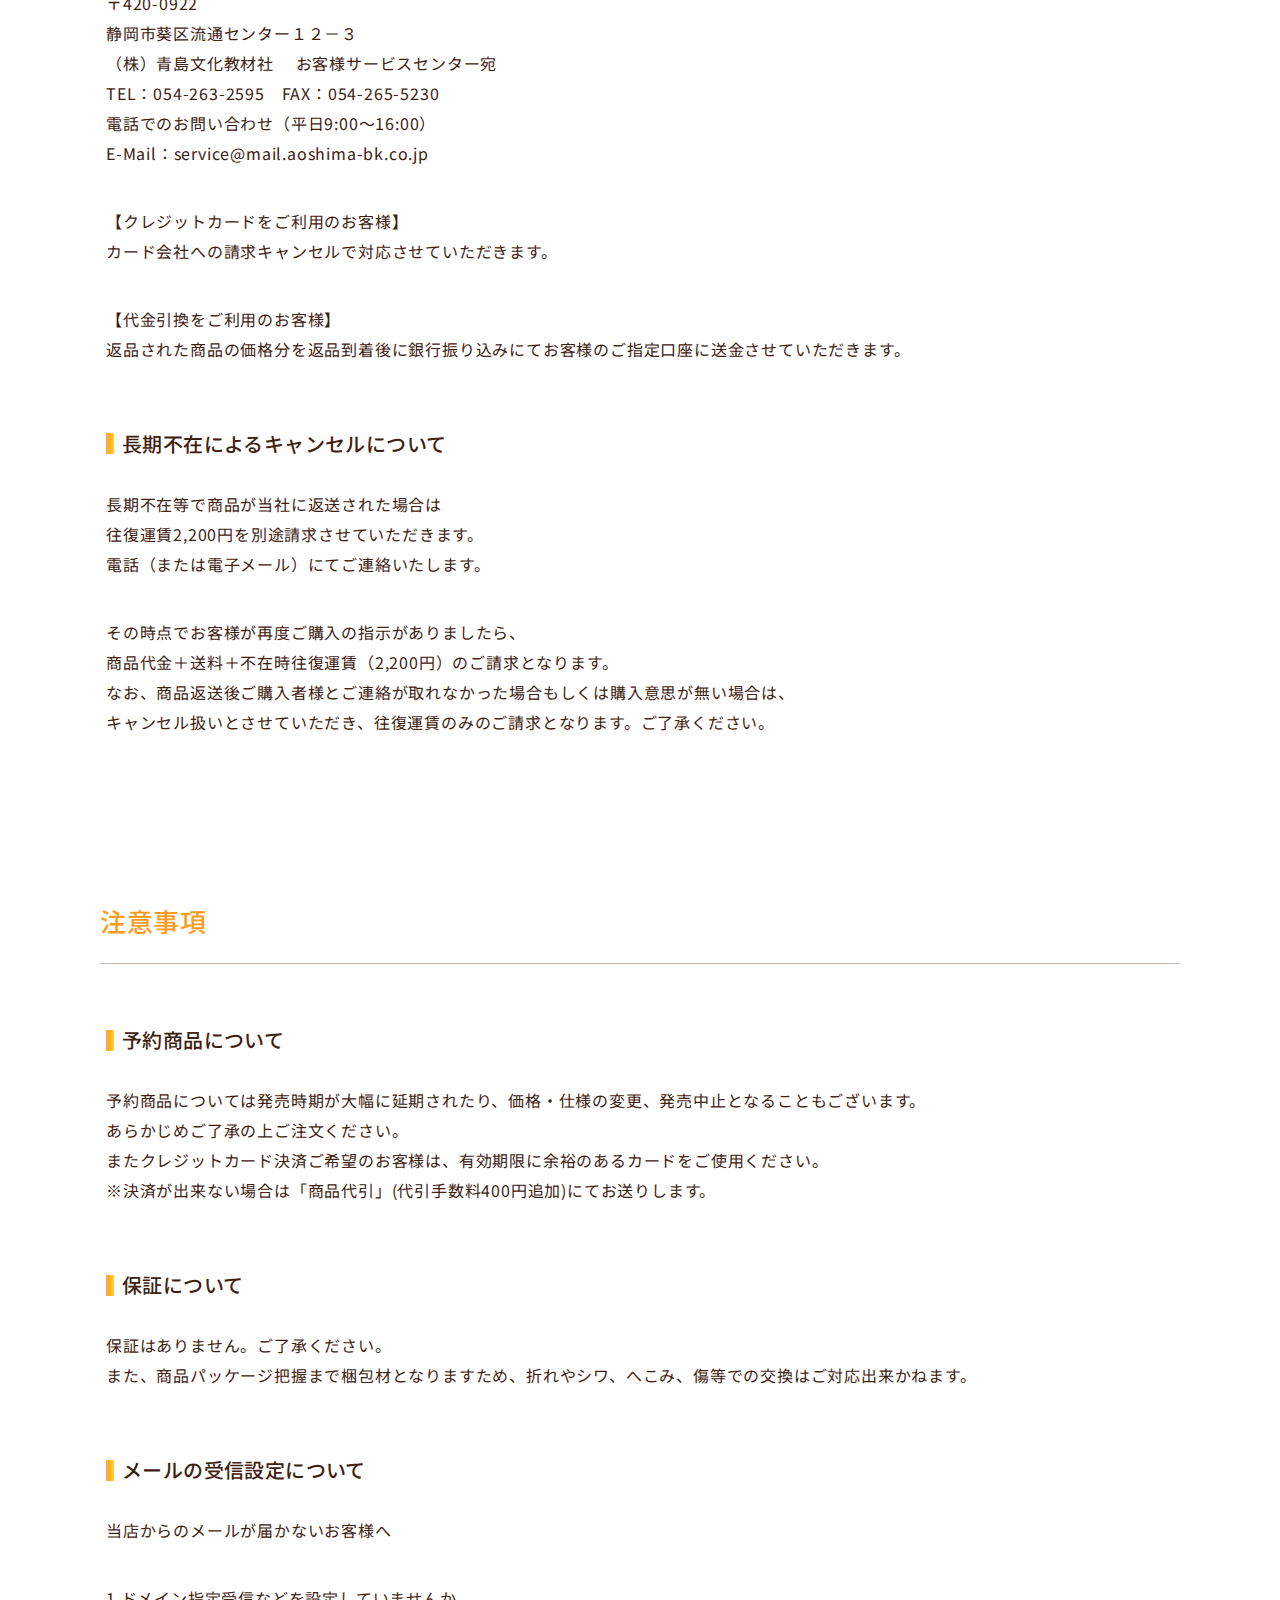
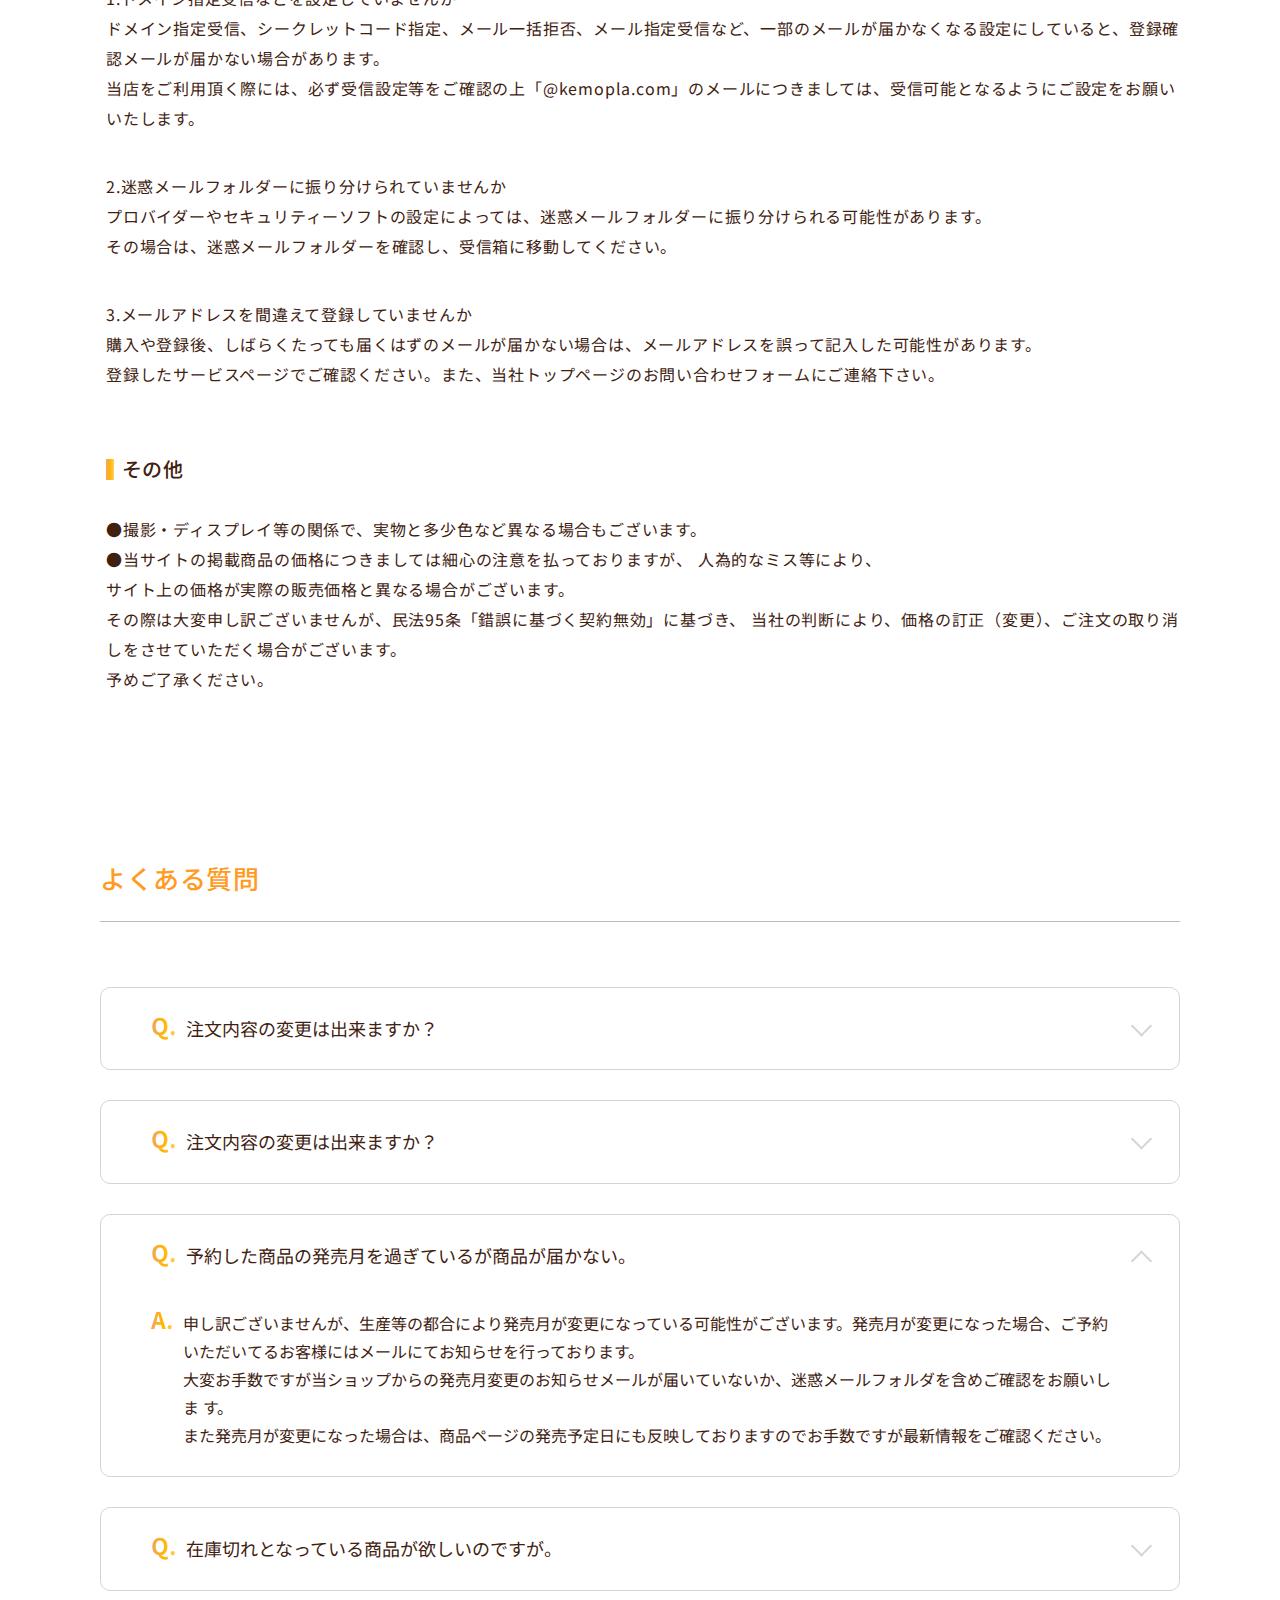
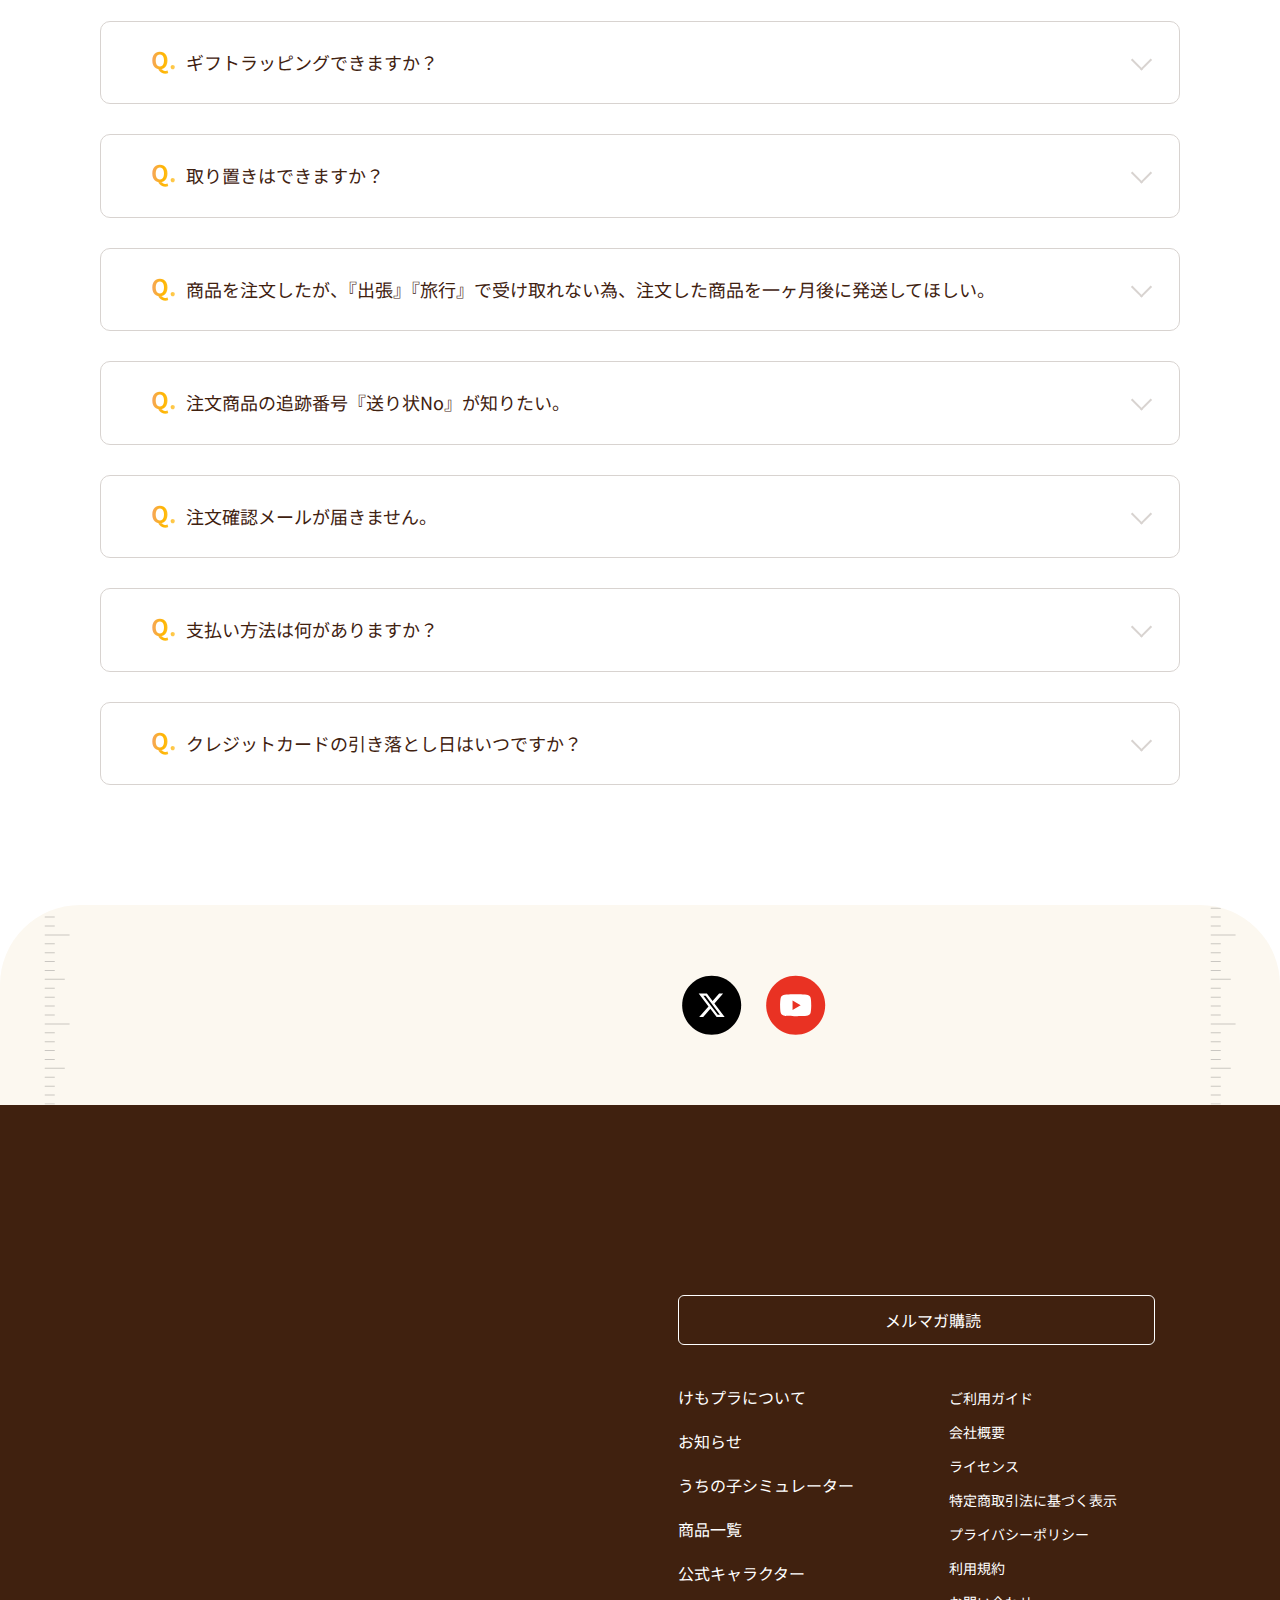
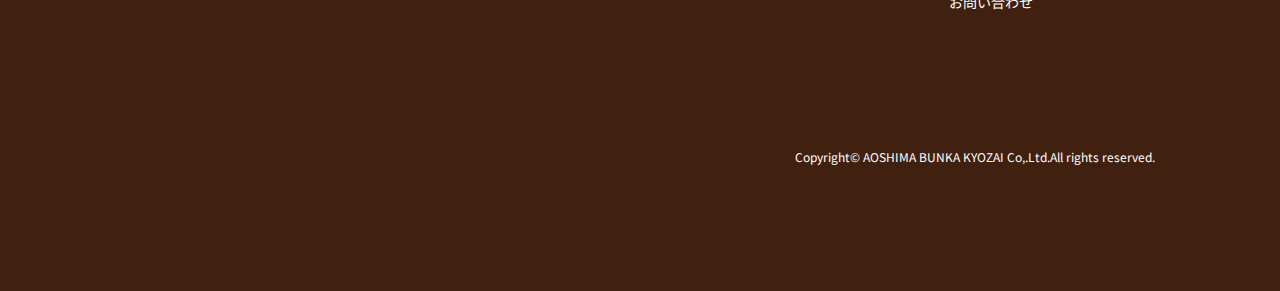
<file: guide.html>
<!DOCTYPE html>
<html lang="en">
  <head>
    <meta charset="UTF-8" />
    <meta name="viewport" content="width=device-width, initial-scale=1.0, maximum-scale=1.0, user-scalable=no" />
    <title>Page Guide</title>
    <link rel="preconnect" href="https://fonts.googleapis.com">
    <link rel="preconnect" href="https://fonts.gstatic.com" crossorigin>
    <link href="https://fonts.googleapis.com/css2?family=Montserrat:ital,wght@0,100..900;1,100..900&family=Noto+Sans+JP:wght@100..900&family=Rationale&family=Inter:ital,opsz,wght@0,14..32,100..900;1,14..32,100..900&display=swap" rel="stylesheet">
    <link rel="stylesheet" href="css/standalone.css" />
    <link rel="stylesheet" href="css/style.css" />
  </head>
  
  <body id="pageGuide">
    <header class="header">Header</header>

    <main>
      <div class="c-section-heading heading">
        <h2>Guide</h2>
        <span>ご利用ガイド</span>
      </div>
      <div class="c-container-02">
        <div class="main-nav">
          <ul class="main-nav-list">
            <li class="item">
              <a href="#sec_orders" class="link">・ご注文について</a>
            </li>
            <li class="item">
              <a href="#sec_payment" class="link">・お支払いについて</a>
            </li>
            <li class="item">
              <a href="#sec_delivery_shipping" class="link">・お届け・送料について</a>
            </li>
            <li class="item">
              <a href="#sec_returns_exchanges" class="link">・返品・交換について</a>
            </li>
            <li class="item">
              <a href="#sec_notes" class="link">・注意事項</a>
            </li>
            <li class="item">
              <a href="#sec_faq" class="link">・よくある質問</a>
            </li>
          </ul>
        </div>

        <div class="contents">
          <section id="sec_orders" class="sec-content sec-orders">
            <h2 class="com-title title">ご注文について</h2>
            <div class="box-item box-reservation">
              <h3 class="com-sub-title sub-title">ご注文について</h3>
              <dl class="list-step">
                <div class="item">
                  <dt class="step">STEP1</dt>
                  <dd class="com-txt text">商品を選択し「予約する」より商品をカートに追加します。<br>※在庫のある商品は「カートに入れる」より商品をカートに追加します。</dd>
                </div>
                <div class="item">
                  <dt class="step">STEP2</dt>
                  <dd class="com-txt text">カート内の商品・数量を確認し「ご注文手続きへ」を選択します。</dd>
                </div>
                <div class="item">
                  <dt class="step">STEP3</dt>
                  <dd class="com-txt text">アカウントにログインまたは会員登録を行います</dd>
                </div>
                <div class="item">
                  <dt class="step">STEP4</dt>
                  <dd class="com-txt text">注文手続きを行います</dd>
                </div>
                <div class="item">
                  <dt class="step">STEP5</dt>
                  <dd class="com-txt text">ご注文内容を確認し、「注文を確定する」を選択するとご注文が確定します。<br><span class="light">※ご注文確定後のお客様都合によるキャンセルはお受けできませんので、ご注意ください</span></dd>
                </div>
                <div class="item">
                  <dt class="step">STEP6</dt>
                  <dd class="com-txt text">注文確定メールが届きます。</dd>
                </div>
              </dl>
            </div>
            <div class="box-item box-bundling">
              <h3 class="com-sub-title sub-title">注文の同梱について</h3>
              <div class="description">
                <p class="com-txt text">下記の条件の注文は同梱が可能です。</p>
                <p class="com-txt text">・既に発売済みの商品同士<br>・同月に発売予定の商品同士</p>
                <p class="com-txt text">それ以外のご注文の組み合わせは、こちらで分割またはキャンセル処理させていただきます。<br>※分割処理により１回の注文金額が5,000円未満の場合は、それぞれに送料が発生します。</p>
              </div>
            </div>
          </section>

          <section id="sec_payment" class="sec-content sec-payment">
            <h2 class="com-title title">お支払いについて</h2>
            <div class="box-item box-method">
              <h3 class="com-sub-title sub-title">お支払い方法</h3>
              <p class="com-txt txt-01">お支払いは「クレジットカード決済」「代金引換」からお選びいただけます。</p>
              <p class="com-tit tit-01">【クレジットカードでの決済】</p>
              <p class="com-txt txt-02">以下のクレジットカードでお支払いいただくことが可能です。</p>
              <div class="img-cards">
                <img src="./image/guide/img_cards.png" alt="credit cards">
              </div>
              <p class="com-txt txt-03">・海外発行のクレジットカードは、ご利用になれない場合がございます。<br>・商品出荷後に決済処理を行います。<br>・引落とし日は、各クレジットカード会社の締め日、支払日をご確認ください。</p>
              <p class="com-tit tit-02">【代金引換での決済】</p>
              <p class="com-txt txt-04">商品の受け取りの際、代金を配達ドライバーにお支払いください。<br>代引手数料は、一律400円（税込）ご負担いただきます。</p>
            </div>
            <div class="box-item box-amount">
              <h3 class="com-sub-title">お支払い金額について</h3>
              <p class="com-txt txt">お支払い金額の内訳は以下のとおりです。<br>
                <span class="txt-bold">表示金額（税込）＋送料（税込）＋手数料（税込）</span><br>
                <span class="txt-gray">※手数料は、「代金引換決済」の場合に発生する「代引手数料」を指します。</span>
              </p>
              <p class="com-txt txt">
                <span class="txt-bold">【消費税について】</span><br>
                当店では、消費税（10%）を含んだ価格表示を行っております。 
              </p>
              <p class="com-txt txt">
                <span class="txt-bold">【1円未満の消費税端数】</span><br>
                四捨五入
              </p>
            </div>
          </section>

          <section id="sec_delivery_shipping" class="sec-content sec-delivery-shipping">
            <h2 class="com-title">送料・お届けについて</h2>
            <div class="box-item">
              <h3 class="com-sub-title">送料について</h3>
              <p class="com-txt">
                送料として、全国一律* 650円(税込）をご負担いただきます。<br>
                ※１回のご注文合計金額が5,000円（税込）以上の場合は送料が無料になります。<br>
                ※但し北海道1,000円(税込)、沖縄県1,500円(税込)、その他離島2,000円（税込)となります。<br>
                ご注文後に受注確認メールにて確定した送料をお知らせ致しますので、必ずご確認ください。
              </p>
            </div>
            <div class="box-item">
              <h3 class="com-sub-title">お届け日について</h3>
              <p class="com-txt">
                ご注文日からできる限り敏速に発送いたしますが、ご注文後7日前後でのお届けとなります。<br>
                発送日につきましては、発送準備後にメールにてお知らせいたします。<br>
                商品の在庫及び配送の関係上、お届け日時のご指定は受けられません。ご了承ください。<br>
                ※交通事情・天候等により、お届けが遅れる場合がございます。
              </p>
            </div>
            <div class="box-item">
              <h3 class="com-sub-title">配送業者について</h3>
              <p class="com-txt">商品は「ヤマト運輸」にてお届けいたします。</p>
            </div>
            <div class="box-item">
              <h3 class="com-sub-title">海外配送について</h3>
              <p class="com-txt">海外へのお届けにつきましては、お受けしておりません。</p>
            </div>
          </section>

          <section id="sec_returns_exchanges" class="sec-content sec-returns-exchanges">
            <h2 class="com-title">送料・お届けについて</h2>
            <div class="box-item">
              <h3 class="com-sub-title">お客様都合による返品・交換について</h3>
              <p class="com-txt">
                お客様都合の返品はお受けできません。<br>
                なお、長期不在による返品やお客様都合によるキャンセル履歴がある場合、<br>
                当店の判断でご利用を制限させていただく場合がございます。
              </p>
            </div>
            <div class="box-item">
              <h3 class="com-sub-title">弊社都合による返品・交換について</h3>
              <p class="com-txt txt">
                ご注文と異なる商品が届いた場合、 届いた商品に不具合がありました場合には、<br>
                <span class="light">商品到着後7日以内</span>にご連絡いただきました場合に限りまして、<br>
                送料弊社負担にて返品交換を承ります。各宅急便の着払いにてお送りください。<br>
                ※商品はできる限りお届けしたときの包装状態のままお送りください。
              </p>
              <p class="com-txt txt">
                送り先<br>
                〒420-0922<br>
                静岡市葵区流通センター１２－３<br>
                （株）青島文化教材社　 お客様サービスセンター宛<br>
                TEL：054-263-2595　FAX：054-265-5230<br>
                電話でのお問い合わせ（平日9:00～16:00）<br>
                E-Mail：service@mail.aoshima-bk.co.jp
              </p>
              <p class="com-txt txt">
                【クレジットカードをご利用のお客様】<br>
                カード会社への請求キャンセルで対応させていただきます。
              </p>
              <p class="com-txt txt">
                【代金引換をご利用のお客様】<br>
                返品された商品の価格分を返品到着後に銀行振り込みにてお客様のご指定口座に送金させていただきます。
              </p>
            </div>
            <div class="box-item">
              <h3 class="com-sub-title">長期不在によるキャンセルについて</h3>
              <p class="com-txt txt">
                長期不在等で商品が当社に返送された場合は<br>
                往復運賃2,200円を別途請求させていただきます。<br>
                電話（または電子メール）にてご連絡いたします。
              </p>
              <p class="com-txt txt">
                その時点でお客様が再度ご購入の指示がありましたら、<br>
                商品代金＋送料＋不在時往復運賃（2,200円）のご請求となります。<br>
                なお、商品返送後ご購入者様とご連絡が取れなかった場合もしくは購入意思が無い場合は、<br>
                キャンセル扱いとさせていただき、往復運賃のみのご請求となります。ご了承ください。
              </p>
            </div>
          </section>

          <section id="sec_notes" class="sec-content sec-notes">
            <h2 class="com-title">注意事項</h2>
            <div class="box-item">
              <h3 class="com-sub-title">予約商品について</h3>
              <p class="com-txt txt">
                予約商品については発売時期が大幅に延期されたり、価格・仕様の変更、発売中止となることもございます。<br>
                あらかじめご了承の上ご注文ください。<br>
                またクレジットカード決済ご希望のお客様は、有効期限に余裕のあるカードをご使用ください。<br>
                ※決済が出来ない場合は「商品代引」(代引手数料400円追加)にてお送りします。
              </p>
            </div>
            <div class="box-item">
              <h3 class="com-sub-title">保証について</h3>
              <p class="com-txt txt">
                保証はありません。ご了承ください。<br>
                また、商品パッケージ把握まで梱包材となりますため、折れやシワ、へこみ、傷等での交換はご対応出来かねます。
              </p>
            </div>
            <div class="box-item">
              <h3 class="com-sub-title">メールの受信設定について</h3>
              <p class="com-txt txt">当店からのメールが届かないお客様へ</p>
              <p class="com-txt txt">
                1.ドメイン指定受信などを設定していませんか<br>
                ドメイン指定受信、シークレットコード指定、メール一括拒否、メール指定受信など、一部のメールが届かなくなる設定にしていると、登録確
                認メールが届かない場合があります。<br>
                当店をご利用頂く際には、必ず受信設定等をご確認の上「@kemopla.com」のメールにつきましては、受信可能となるようにご設定をお願いいたします。
              </p>
              <p class="com-txt txt">
                2.迷惑メールフォルダーに振り分けられていませんか<br>
                プロバイダーやセキュリティーソフトの設定によっては、迷惑メールフォルダーに振り分けられる可能性があります。<br>
                その場合は、迷惑メールフォルダーを確認し、受信箱に移動してください。
              </p>
              <p class="com-txt txt">
                3.メールアドレスを間違えて登録していませんか<br>
                購入や登録後、しばらくたっても届くはずのメールが届かない場合は、メールアドレスを誤って記入した可能性があります。<br>
                登録したサービスページでご確認ください。また、当社トップページのお問い合わせフォームにご連絡下さい。
              </p>
            </div>
            <div class="box-item">
              <h3 class="com-sub-title">その他</h3>
              <p class="com-txt txt">
                ●撮影・ディスプレイ等の関係で、実物と多少色など異なる場合もございます。<br>
                ●当サイトの掲載商品の価格につきましては細心の注意を払っておりますが、 人為的なミス等により、<br>
                サイト上の価格が実際の販売価格と異なる場合がございます。<br>
                その際は大変申し訳ございませんが、民法95条「錯誤に基づく契約無効」に基づき、 当社の判断により、価格の訂正（変更）、ご注文の取り消<br>
                しをさせていただく場合がございます。<br>
                予めご了承ください。
              </p>
            </div>
          </section>

          <section id="sec_faq" class="sec-content sec-faq">
            <h2 class="com-title">よくある質問</h2>
            <div class="js_list_faq list-faq">
              <div class="item">
                <div class="question">
                  <span class="head">Q.</span>
                  <p class="txt">注文内容の変更は出来ますか？</p>
                </div>
                <div class="answer">
                  <div class="answer-wrap">
                    <span class="head">A.</span>
                    <p class="txt">
                      申し訳ございませんが、生産等の都合により発売月が変更になっている可能性がございます。発売月が変更になった場合、ご予約
                      いただいてるお客様にはメールにてお知らせを行っております。<br>
                      大変お手数ですが当ショップからの発売月変更のお知らせメールが届いていないか、迷惑メールフォルダを含めご確認をお願いしま
                      す。<br>
                      また発売月が変更になった場合は、商品ページの発売予定日にも反映しておりますのでお手数ですが最新情報をご確認ください。
                    </p>
                  </div>
                </div>
              </div>
              <div class="item">
                <div class="question">
                  <span class="head">Q.</span>
                  <p class="txt">注文内容の変更は出来ますか？</p>
                </div>
                <div class="answer">
                  <div class="answer-wrap">
                    <span class="head">A.</span>
                    <p class="txt">
                      申し訳ございませんが、生産等の都合により発売月が変更になっている可能性がございます。発売月が変更になった場合、ご予約
                      いただいてるお客様にはメールにてお知らせを行っております。<br>
                      大変お手数ですが当ショップからの発売月変更のお知らせメールが届いていないか、迷惑メールフォルダを含めご確認をお願いしま
                      す。<br>
                      また発売月が変更になった場合は、商品ページの発売予定日にも反映しておりますのでお手数ですが最新情報をご確認ください。
                    </p>
                  </div>
                </div>
              </div>
              <div class="item active">
                <div class="question">
                  <span class="head">Q.</span>
                  <p class="txt">予約した商品の発売月を過ぎているが商品が届かない。</p>
                </div>
                <div class="answer" style="display: block;">
                  <div class="answer-wrap">
                    <span class="head">A.</span>
                    <p class="txt">
                      申し訳ございませんが、生産等の都合により発売月が変更になっている可能性がございます。発売月が変更になった場合、ご予約
                      いただいてるお客様にはメールにてお知らせを行っております。<br>
                      大変お手数ですが当ショップからの発売月変更のお知らせメールが届いていないか、迷惑メールフォルダを含めご確認をお願いしま
                      す。<br>
                      また発売月が変更になった場合は、商品ページの発売予定日にも反映しておりますのでお手数ですが最新情報をご確認ください。
                    </p>
                  </div>
                </div>
              </div>
              <div class="item">
                <div class="question">
                  <span class="head">Q.</span>
                  <p class="txt">在庫切れとなっている商品が欲しいのですが。</p>
                </div>
                <div class="answer">
                  <div class="answer-wrap">
                    <span class="head">A.</span>
                    <p class="txt">
                      申し訳ございませんが、生産等の都合により発売月が変更になっている可能性がございます。発売月が変更になった場合、ご予約
                      いただいてるお客様にはメールにてお知らせを行っております。<br>
                      大変お手数ですが当ショップからの発売月変更のお知らせメールが届いていないか、迷惑メールフォルダを含めご確認をお願いしま
                      す。<br>
                      また発売月が変更になった場合は、商品ページの発売予定日にも反映しておりますのでお手数ですが最新情報をご確認ください。
                    </p>
                  </div>
                </div>
              </div>
              <div class="item">
                <div class="question">
                  <span class="head">Q.</span>
                  <p class="txt">ギフトラッピングできますか？</p>
                </div>
                <div class="answer">
                  <div class="answer-wrap">
                    <span class="head">A.</span>
                    <p class="txt">
                      申し訳ございませんが、生産等の都合により発売月が変更になっている可能性がございます。発売月が変更になった場合、ご予約
                      いただいてるお客様にはメールにてお知らせを行っております。<br>
                      大変お手数ですが当ショップからの発売月変更のお知らせメールが届いていないか、迷惑メールフォルダを含めご確認をお願いしま
                      す。<br>
                      また発売月が変更になった場合は、商品ページの発売予定日にも反映しておりますのでお手数ですが最新情報をご確認ください。
                    </p>
                  </div>
                </div>
              </div>
              <div class="item">
                <div class="question">
                  <span class="head">Q.</span>
                  <p class="txt">取り置きはできますか？</p>
                </div>
                <div class="answer">
                  <div class="answer-wrap">
                    <span class="head">A.</span>
                    <p class="txt">
                      申し訳ございませんが、生産等の都合により発売月が変更になっている可能性がございます。発売月が変更になった場合、ご予約
                      いただいてるお客様にはメールにてお知らせを行っております。<br>
                      大変お手数ですが当ショップからの発売月変更のお知らせメールが届いていないか、迷惑メールフォルダを含めご確認をお願いしま
                      す。<br>
                      また発売月が変更になった場合は、商品ページの発売予定日にも反映しておりますのでお手数ですが最新情報をご確認ください。
                    </p>
                  </div>
                </div>
              </div>
              <div class="item">
                <div class="question">
                  <span class="head">Q.</span>
                  <p class="txt">商品を注文したが、『出張』『旅行』で受け取れない為、注文した商品を一ヶ月後に発送してほしい。</p>
                </div>
                <div class="answer">
                  <div class="answer-wrap">
                    <span class="head">A.</span>
                    <p class="txt">
                      申し訳ございませんが、生産等の都合により発売月が変更になっている可能性がございます。発売月が変更になった場合、ご予約
                      いただいてるお客様にはメールにてお知らせを行っております。<br>
                      大変お手数ですが当ショップからの発売月変更のお知らせメールが届いていないか、迷惑メールフォルダを含めご確認をお願いしま
                      す。<br>
                      また発売月が変更になった場合は、商品ページの発売予定日にも反映しておりますのでお手数ですが最新情報をご確認ください。
                    </p>
                  </div>
                </div>
              </div>
              <div class="item">
                <div class="question">
                  <span class="head">Q.</span>
                  <p class="txt">注文商品の追跡番号『送り状No』が知りたい。</p>
                </div>
                <div class="answer">
                  <div class="answer-wrap">
                    <span class="head">A.</span>
                    <p class="txt">
                      申し訳ございませんが、生産等の都合により発売月が変更になっている可能性がございます。発売月が変更になった場合、ご予約
                      いただいてるお客様にはメールにてお知らせを行っております。<br>
                      大変お手数ですが当ショップからの発売月変更のお知らせメールが届いていないか、迷惑メールフォルダを含めご確認をお願いしま
                      す。<br>
                      また発売月が変更になった場合は、商品ページの発売予定日にも反映しておりますのでお手数ですが最新情報をご確認ください。
                    </p>
                  </div>
                </div>
              </div>
              <div class="item">
                <div class="question">
                  <span class="head">Q.</span>
                  <p class="txt">注文確認メールが届きません。</p>
                </div>
                <div class="answer">
                  <div class="answer-wrap">
                    <span class="head">A.</span>
                    <p class="txt">
                      申し訳ございませんが、生産等の都合により発売月が変更になっている可能性がございます。発売月が変更になった場合、ご予約
                      いただいてるお客様にはメールにてお知らせを行っております。<br>
                      大変お手数ですが当ショップからの発売月変更のお知らせメールが届いていないか、迷惑メールフォルダを含めご確認をお願いしま
                      す。<br>
                      また発売月が変更になった場合は、商品ページの発売予定日にも反映しておりますのでお手数ですが最新情報をご確認ください。
                    </p>
                  </div>
                </div>
              </div>
              <div class="item">
                <div class="question">
                  <span class="head">Q.</span>
                  <p class="txt">支払い方法は何がありますか？</p>
                </div>
                <div class="answer">
                  <div class="answer-wrap">
                    <span class="head">A.</span>
                    <p class="txt">
                      申し訳ございませんが、生産等の都合により発売月が変更になっている可能性がございます。発売月が変更になった場合、ご予約
                      いただいてるお客様にはメールにてお知らせを行っております。<br>
                      大変お手数ですが当ショップからの発売月変更のお知らせメールが届いていないか、迷惑メールフォルダを含めご確認をお願いしま
                      す。<br>
                      また発売月が変更になった場合は、商品ページの発売予定日にも反映しておりますのでお手数ですが最新情報をご確認ください。
                    </p>
                  </div>
                </div>
              </div>
              <div class="item">
                <div class="question">
                  <span class="head">Q.</span>
                  <p class="txt">クレジットカードの引き落とし日はいつですか？</p>
                </div>
                <div class="answer">
                  <div class="answer-wrap">
                    <span class="head">A.</span>
                    <p class="txt">
                      申し訳ございませんが、生産等の都合により発売月が変更になっている可能性がございます。発売月が変更になった場合、ご予約
                      いただいてるお客様にはメールにてお知らせを行っております。<br>
                      大変お手数ですが当ショップからの発売月変更のお知らせメールが届いていないか、迷惑メールフォルダを含めご確認をお願いしま
                      す。<br>
                      また発売月が変更になった場合は、商品ページの発売予定日にも反映しておりますのでお手数ですが最新情報をご確認ください。
                    </p>
                  </div>
                </div>
              </div>
            </div>
          </section>
        </div>
      </div>
    </main>

    <footer class="footer">
      <div class="footer-top">
        <ul class="list-sns">
          <li class="item">
            <img loading="lazy" src="./image/common/txt_follow_us.svg" alt="follow us">
          </li>
          <li class="item">
            <a href="#">
              <img loading="lazy" src="./image/common/icon_x.svg" alt="twitter">
            </a>
          </li>
          <li class="item">
            <a href="#">
              <img loading="lazy" src="./image/common/icon_youtube.svg" alt="youtube">
            </a>
          </li>
        </ul>
      </div>
      <div class="footer-bottom">
        <div class="c-container">
          <div class="inner">
            <div class="logo">
              <a href="#">
                <img loading="lazy" src="./image/common/logo.png" alt="aoshima">
              </a>
            </div>
            <div class="info">
              <a href="#" class="btn-email">
                <span class="icon"><img loading="lazy" src="./image/common/icon_email.svg" alt="mail"></span>
                <span class="text">メルマガ購読</span>
              </a>
              <div class="menus">
                <ul class="menu menu-01">
                  <li class="item">
                    <a href="#">けもプラについて</a>
                  </li>
                  <li class="item">
                    <a href="#">お知らせ</a>
                  </li>
                  <li class="item">
                    <a href="#">うちの子シミュレーター</a>
                  </li>
                  <li class="item">
                    <a href="#">商品一覧</a>
                  </li>
                  <li class="item">
                    <a href="#">公式キャラクター</a>
                  </li>
                </ul>
                <ul class="menu menu-02">
                  <li class="item">
                    <a href="#">ご利用ガイド</a>
                  </li>
                  <li class="item">
                    <a href="#">会社概要</a>
                  </li>
                  <li class="item">
                    <a href="#">ライセンス</a>
                  </li>
                  <li class="item">
                    <a href="#">特定商取引法に基づく表示</a>
                  </li>
                  <li class="item">
                    <a href="#">プライバシーポリシー</a>
                  </li>
                  <li class="item">
                    <a href="#">利用規約</a>
                  </li>
                  <li class="item">
                    <a href="#">お問い合わせ</a>
                  </li>
                </ul>
              </div>
              <p class="copy-right">Copyright© AOSHIMA BUNKA KYOZAI <br class="sp">Co,.Ltd.All rights reserved.</p>
            </div>
          </div>
        </div>
      </div>
      <div class="js_page_to_top page-to-top">
        <img loading="lazy" src="./image/common/img_page_to_top.png" alt="page to top">
      </div>
    </footer>

    <div class="c-follow-us">
      <div class="item">
        <img loading="lazy" src="./image/common/txt_follow_us_2.svg" alt="follow us">
      </div>
      <div class="item">
        <a href="#" class="link">
          <img loading="lazy" src="./image/common/icon_x.svg" alt="twitter">
        </a>
      </div>
      <div class="item">
        <a href="#" class="link">
          <img loading="lazy" src="./image/common/icon_youtube.svg" alt="youtube">
        </a>
      </div>
    </div>

    <script src="https://cdnjs.cloudflare.com/ajax/libs/jquery/3.7.1/jquery.min.js"></script>
    <script src="./js/common.js"></script>
    <script src="./js/faq.js"></script>
  </body>
</html>
</file>
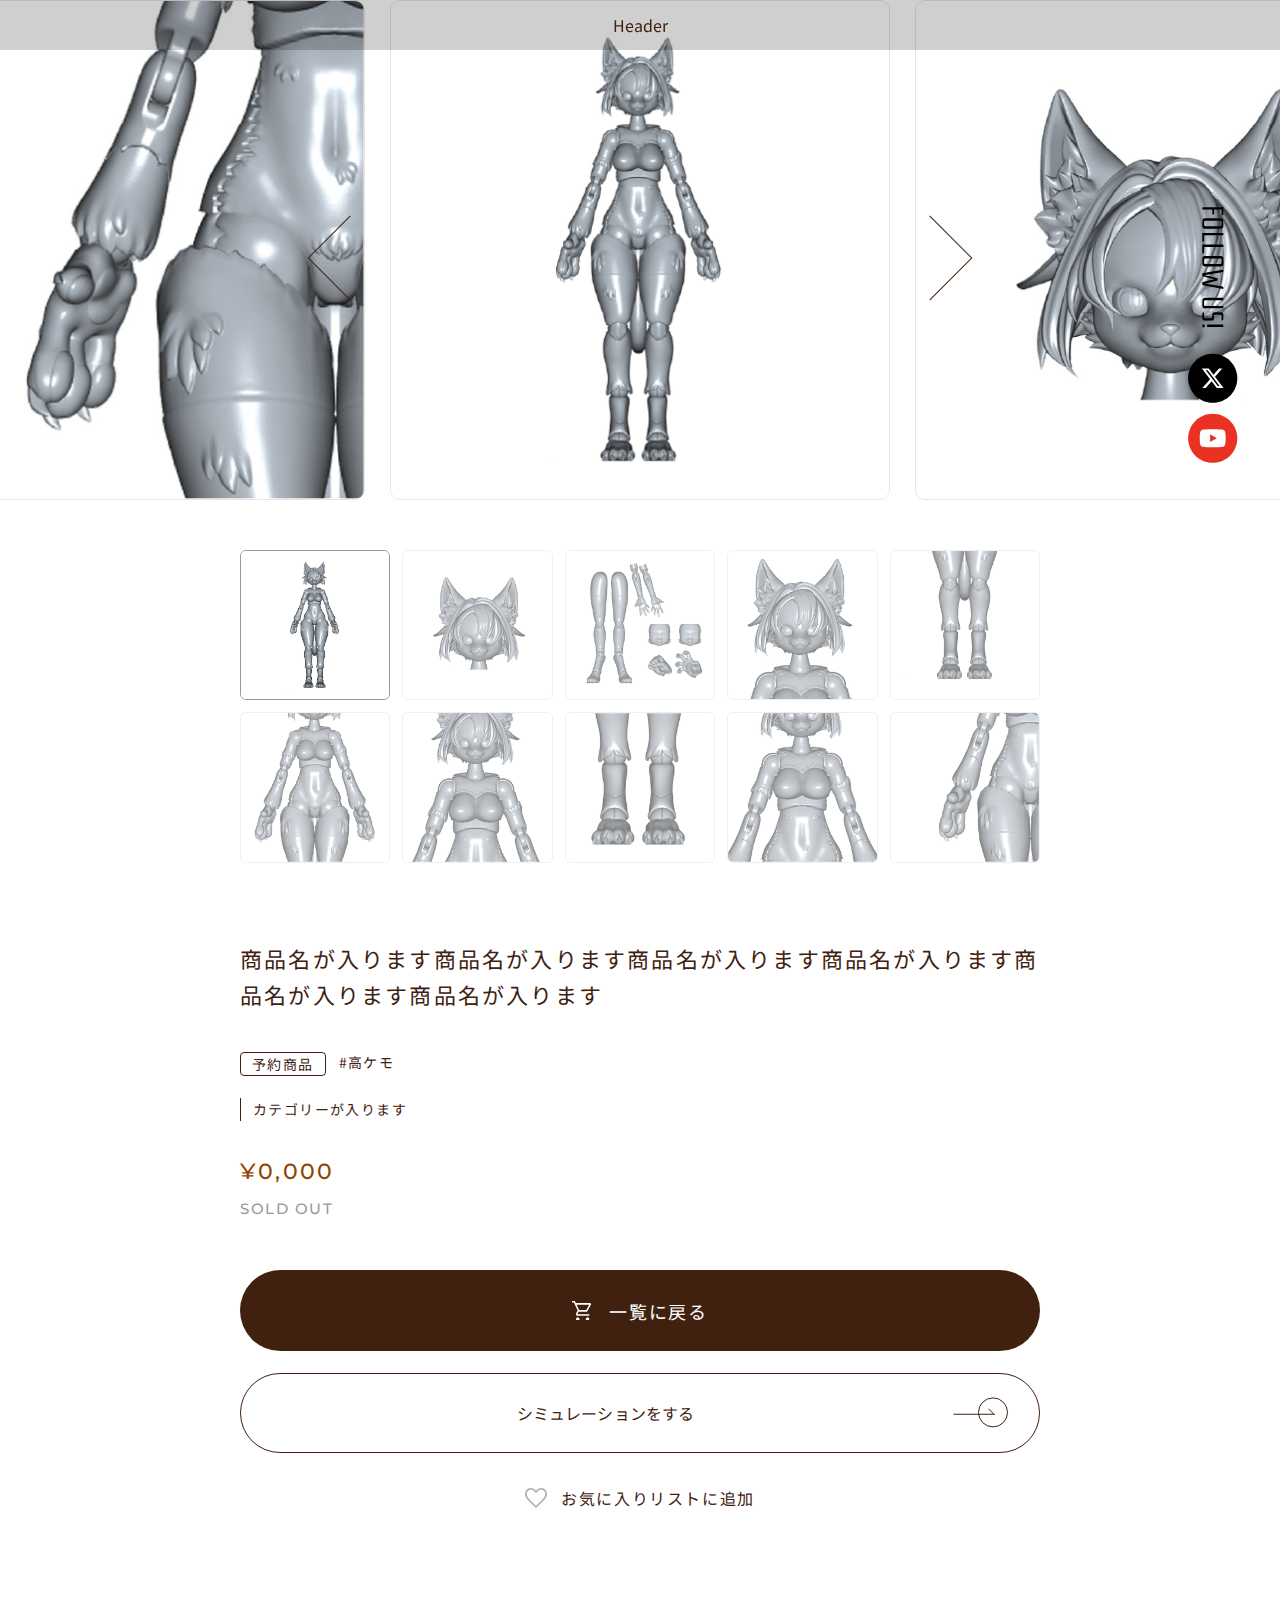
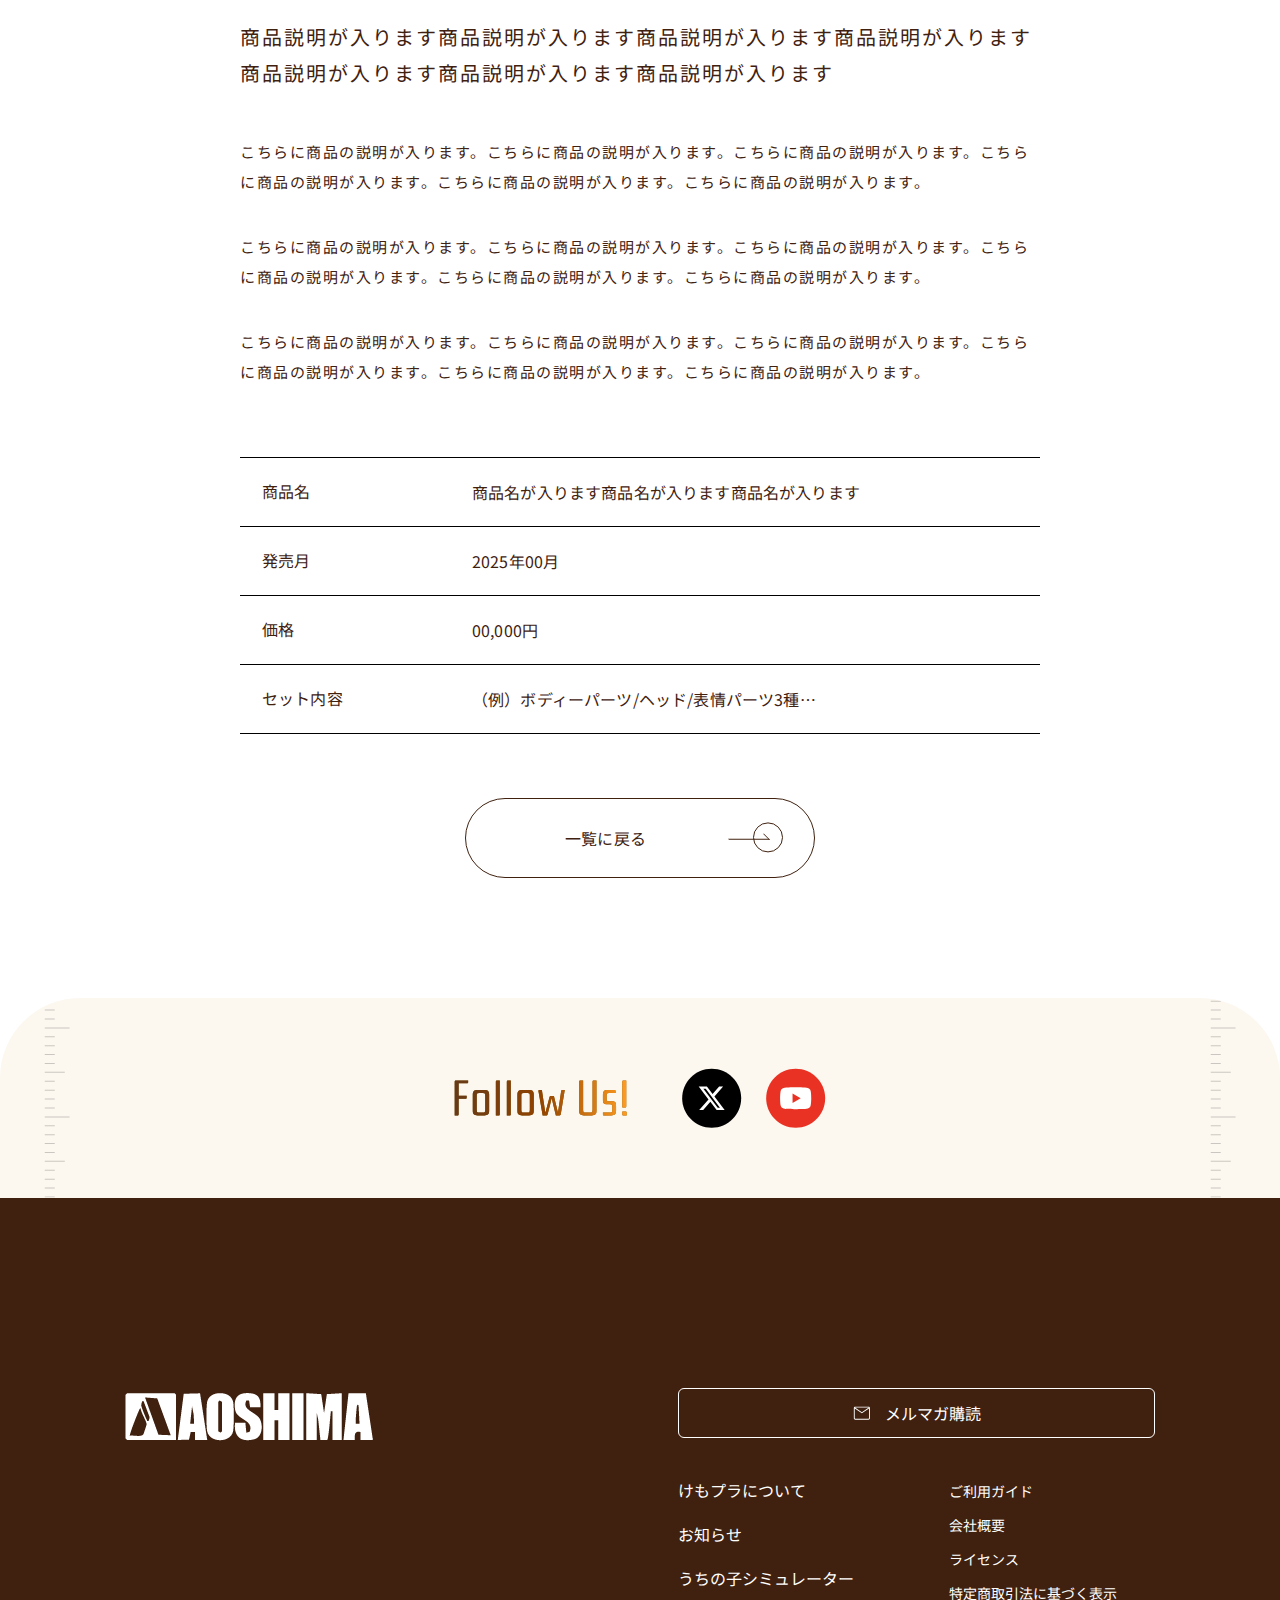
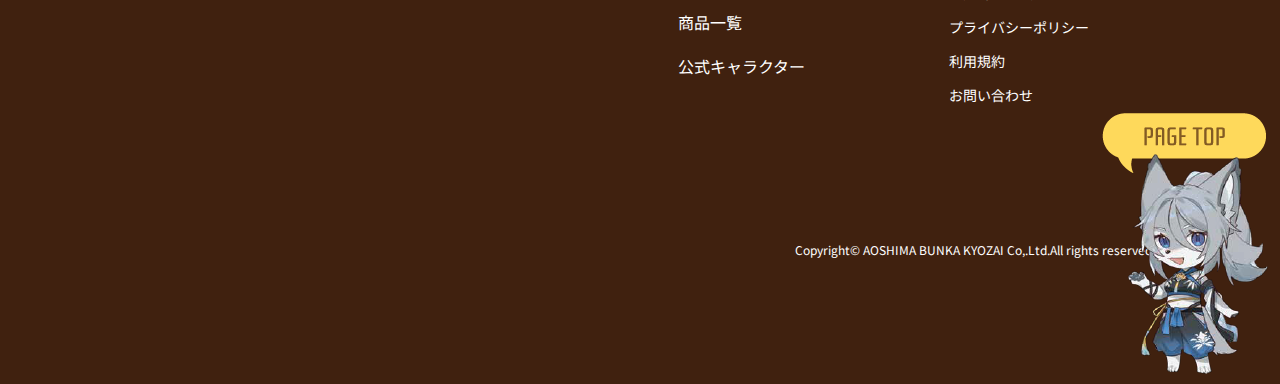
<file: lineup-detail.html>
<!DOCTYPE html>
<html lang="en">

<head>
  <meta charset="UTF-8" />
  <meta name="viewport" content="width=device-width, initial-scale=1.0" />
  <title>Page Lineup Detail</title>
  <link rel="preconnect" href="https://fonts.googleapis.com">
  <link rel="preconnect" href="https://fonts.gstatic.com" crossorigin>
  <link href="https://fonts.googleapis.com/css2?family=Montserrat:ital,wght@0,100..900;1,100..900&family=Noto+Sans+JP:wght@100..900&family=Rationale&display=swap" rel="stylesheet">
  <link rel="stylesheet" href="https://cdn.jsdelivr.net/npm/swiper@11/swiper-bundle.min.css" />
  <link rel="stylesheet" href="css/standalone.css" />
  <link rel="stylesheet" href="css/style.css" />
</head>

<body id="pageLineupDetail">

  <header class="header">Header</header>

  <main>
    
    <div class="product-slider">
      <!-- Main Slider -->
      <div class="swiper main-slider">
        <div class="swiper-wrapper">
          <div class="swiper-slide"><img src="./image/lineup-detail/sample_01.png" alt="Slide 1" /></div>
          <div class="swiper-slide"><img src="./image/lineup-detail/sample_02.png" alt="Slide 2" /></div>
          <div class="swiper-slide"><img src="./image/lineup-detail/sample_03.png" alt="Slide 3" /></div>
          <div class="swiper-slide"><img src="./image/lineup-detail/sample_04.png" alt="Slide 4" /></div>
          <div class="swiper-slide"><img src="./image/lineup-detail/sample_05.png" alt="Slide 5" /></div>
          <div class="swiper-slide"><img src="./image/lineup-detail/sample_06.png" alt="Slide 6" /></div>
          <div class="swiper-slide"><img src="./image/lineup-detail/sample_07.png" alt="Slide 7" /></div>
          <div class="swiper-slide"><img src="./image/lineup-detail/sample_08.png" alt="Slide 8" /></div>
          <div class="swiper-slide"><img src="./image/lineup-detail/sample_09.png" alt="Slide 9" /></div>
          <div class="swiper-slide"><img src="./image/lineup-detail/sample_10.png" alt="Slide 10" /></div>
        </div>
        <!-- Navigation -->
        <div class="swiper-button-next"></div>
        <div class="swiper-button-prev"></div>
      </div>
      <!-- Thumbnail List -->
      <div class="thumb-list">
        <div class="image">
          <img src="./image/lineup-detail/sample_01.png" alt="Slide 1" />
        </div>
        <div class="image">
          <img src="./image/lineup-detail/sample_02.png" alt="Slide 2" />
        </div>
        <div class="image">
          <img src="./image/lineup-detail/sample_03.png" alt="Slide 3" />
        </div>
        <div class="image">
          <img src="./image/lineup-detail/sample_04.png" alt="Slide 4" />
        </div>
        <div class="image">
          <img src="./image/lineup-detail/sample_05.png" alt="Slide 5" />
        </div>
        <div class="image">
          <img src="./image/lineup-detail/sample_06.png" alt="Slide 6" />
        </div>
        <div class="image">
          <img src="./image/lineup-detail/sample_07.png" alt="Slide 7" />
        </div>
        <div class="image">
          <img src="./image/lineup-detail/sample_08.png" alt="Slide 8" />
        </div>
        <div class="image">
          <img src="./image/lineup-detail/sample_09.png" alt="Slide 9" />
        </div>
        <div class="image">
          <img src="./image/lineup-detail/sample_10.png" alt="Slide 10" />
        </div>
      </div>
    </div>

    <div class="product-detail">
      <div class="container">
        <h2 class="name">商品名が入ります商品名が入ります商品名が入ります商品名が入ります商品名が入ります商品名が入ります</h2>
        <div class="tags-wrap">
          <button class="btn-pre-order">予約商品</button>
          <div class="tags">
            <a href="#" class="tag">#高ケモ</a>
          </div>
        </div>
        <p class="category">カテゴリーが入ります</p>
        <p class="f-mont price">¥0,000</p>
        <p class="f-mont soldout">SOLD OUT</p>
        <div class="button-wrap">
          <a href="#" class="c-arrowBtn-03 button button-add-to-cart">
            <span class="icon"><img src="./image/lineup-detail/icon_cart.svg" alt="cart"></span>
            <span class="text">一覧に戻る</span>
          </a>
          <a href="#" class="c-arrowBtn-02 button button button-simulation">シミュレーションをする</a>
        </div>
        <div class="favorite">
          <span class="icon"></span>
          <span class="text">お気に入りリストに追加</span>
        </div>
        <p class="brief">商品説明が入ります商品説明が入ります商品説明が入ります商品説明が入ります商品説明が入ります商品説明が入ります商品説明が入ります</p>
        <div class="description">
          <p>こちらに商品の説明が入ります。こちらに商品の説明が入ります。こちらに商品の説明が入ります。こちらに商品の説明が入ります。こちらに商品の説明が入ります。こちらに商品の説明が入ります。</p>
          <p>こちらに商品の説明が入ります。こちらに商品の説明が入ります。こちらに商品の説明が入ります。こちらに商品の説明が入ります。こちらに商品の説明が入ります。こちらに商品の説明が入ります。</p>
          <p>こちらに商品の説明が入ります。こちらに商品の説明が入ります。こちらに商品の説明が入ります。こちらに商品の説明が入ります。こちらに商品の説明が入ります。こちらに商品の説明が入ります。</p>
        </div>
        <ul class="detail-list">
          <li class="item">
            <p class="label">商品名</p>
            <p class="value">商品名が入ります商品名が入ります商品名が入ります</p>
          </li>
          <li class="item">
            <p class="label">発売月</p>
            <p class="value">2025年00月</p>
          </li>
          <li class="item">
            <p class="label">価格</p>
            <p class="value">00,000円</p>
          </li>
          <li class="item">
            <p class="label">セット内容</p>
            <p class="value">（例）ボディーパーツ/ヘッド/表情パーツ3種…</p>
          </li>
        </ul>
        <a href="#" class="c-arrowBtn-02 button-back">一覧に戻る</a>
      </div>
    </div>

  </main>

  <footer class="footer">
    <div class="footer-top">
      <ul class="list-sns">
        <li class="item">
          <img loading="lazy" src="./image/common/txt_follow_us.svg" alt="follow us">
        </li>
        <li class="item">
          <a href="#">
            <img loading="lazy" src="./image/common/icon_x.svg" alt="twitter">
          </a>
        </li>
        <li class="item">
          <a href="#">
            <img loading="lazy" src="./image/common/icon_youtube.svg" alt="youtube">
          </a>
        </li>
      </ul>
    </div>
    <div class="footer-bottom">
      <div class="c-container">
        <div class="inner">
          <div class="logo">
            <a href="#">
              <img loading="lazy" src="./image/common/logo.png" alt="aoshima">
            </a>
          </div>
          <div class="info">
            <a href="#" class="btn-email">
              <span class="icon"><img loading="lazy" src="./image/common/icon_email.svg" alt="mail"></span>
              <span class="text">メルマガ購読</span>
            </a>
            <div class="menus">
              <ul class="menu menu-01">
                <li class="item">
                  <a href="#">けもプラについて</a>
                </li>
                <li class="item">
                  <a href="#">お知らせ</a>
                </li>
                <li class="item">
                  <a href="#">うちの子シミュレーター</a>
                </li>
                <li class="item">
                  <a href="#">商品一覧</a>
                </li>
                <li class="item">
                  <a href="#">公式キャラクター</a>
                </li>
              </ul>
              <ul class="menu menu-02">
                <li class="item">
                  <a href="#">ご利用ガイド</a>
                </li>
                <li class="item">
                  <a href="#">会社概要</a>
                </li>
                <li class="item">
                  <a href="#">ライセンス</a>
                </li>
                <li class="item">
                  <a href="#">特定商取引法に基づく表示</a>
                </li>
                <li class="item">
                  <a href="#">プライバシーポリシー</a>
                </li>
                <li class="item">
                  <a href="#">利用規約</a>
                </li>
                <li class="item">
                  <a href="#">お問い合わせ</a>
                </li>
              </ul>
            </div>
            <p class="copy-right">Copyright© AOSHIMA BUNKA KYOZAI <br class="sp">Co,.Ltd.All rights reserved.</p>
          </div>
        </div>
      </div>
    </div>
    <div class="js_page_to_top page-to-top">
      <img loading="lazy" src="./image/common/img_page_to_top.png" alt="page to top">
    </div>
  </footer>

  <div class="c-follow-us">
    <div class="item">
      <img loading="lazy" src="./image/common/txt_follow_us_2.svg" alt="follow us">
    </div>
    <div class="item">
      <a href="#" class="link">
        <img loading="lazy" src="./image/common/icon_x.svg" alt="twitter">
      </a>
    </div>
    <div class="item">
      <a href="#" class="link">
        <img loading="lazy" src="./image/common/icon_youtube.svg" alt="youtube">
      </a>
    </div>
  </div>

  <script src="https://cdnjs.cloudflare.com/ajax/libs/jquery/3.7.1/jquery.min.js"></script>
  <script src="https://cdn.jsdelivr.net/npm/swiper@11/swiper-bundle.min.js"></script>
  <script src="./js/common.js"></script>
  <script src="./js/lineup-detail.js"></script>

</body>

</html>
</file>
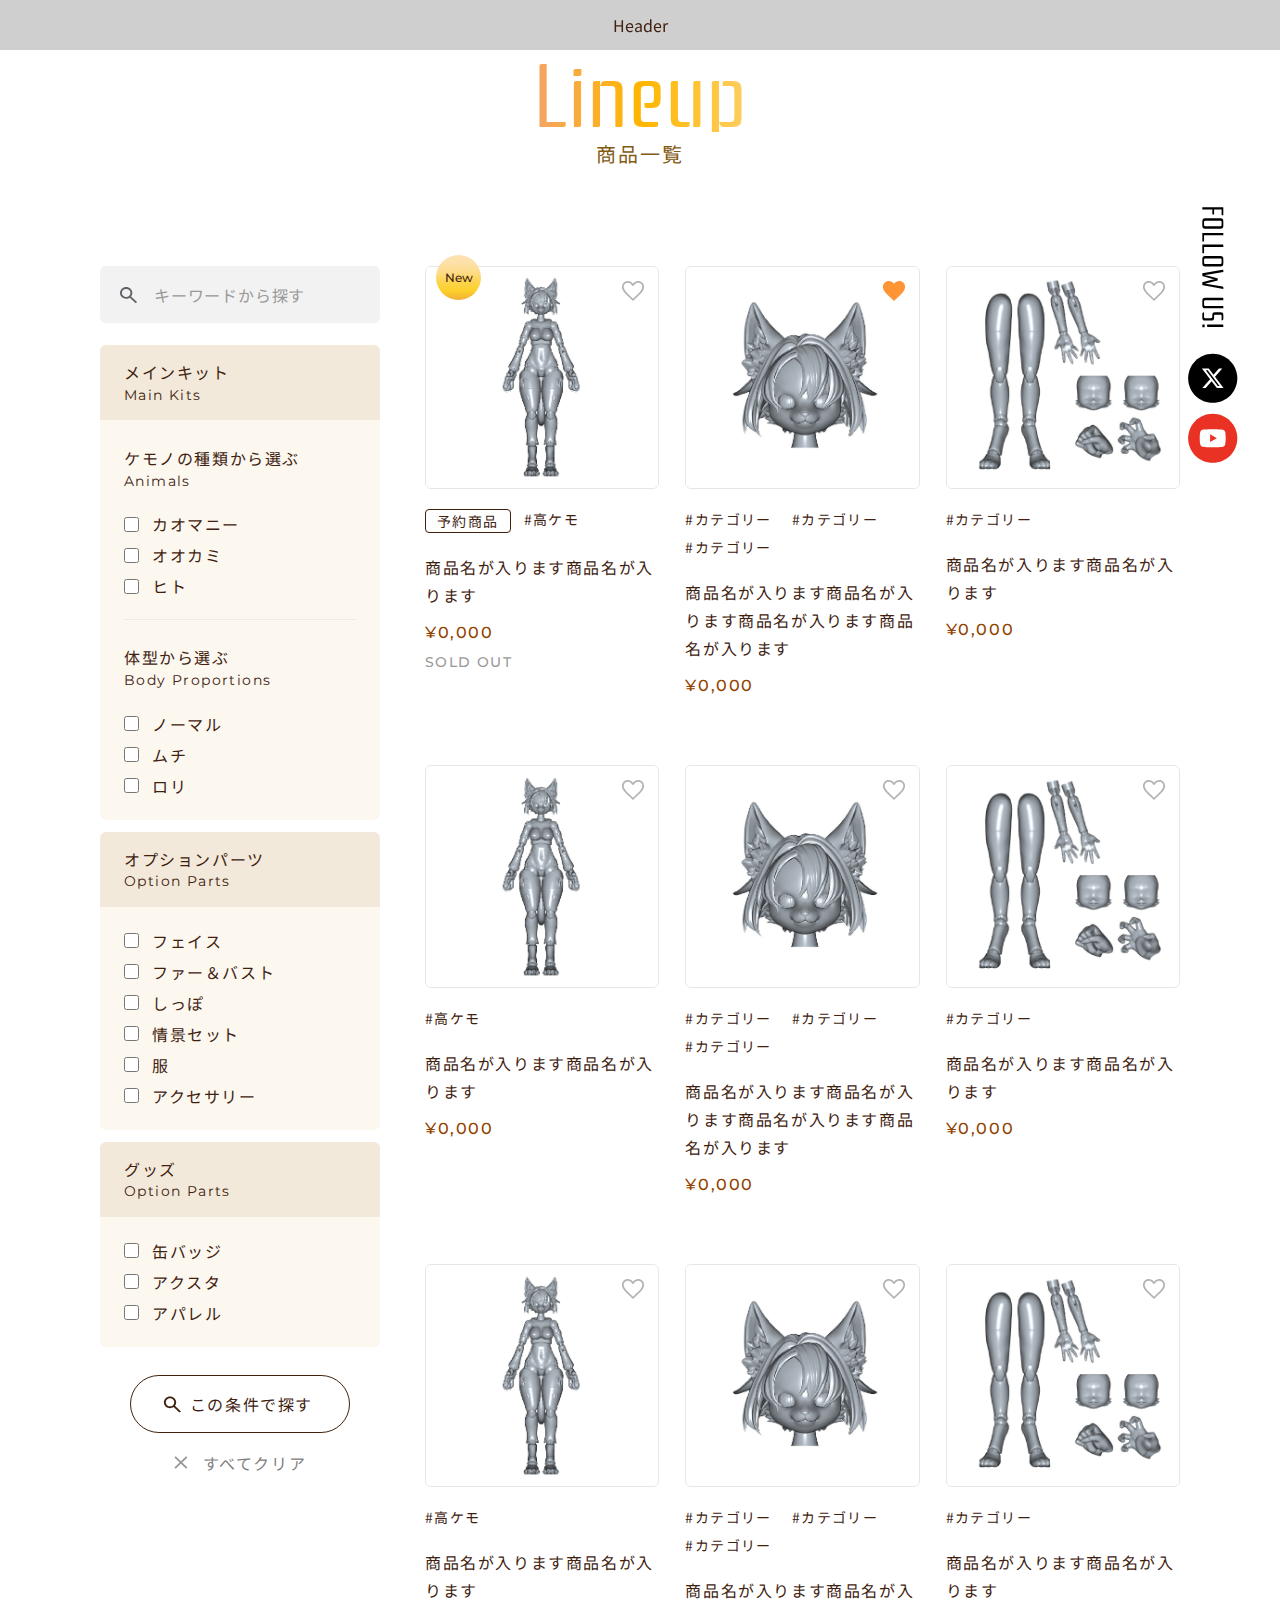
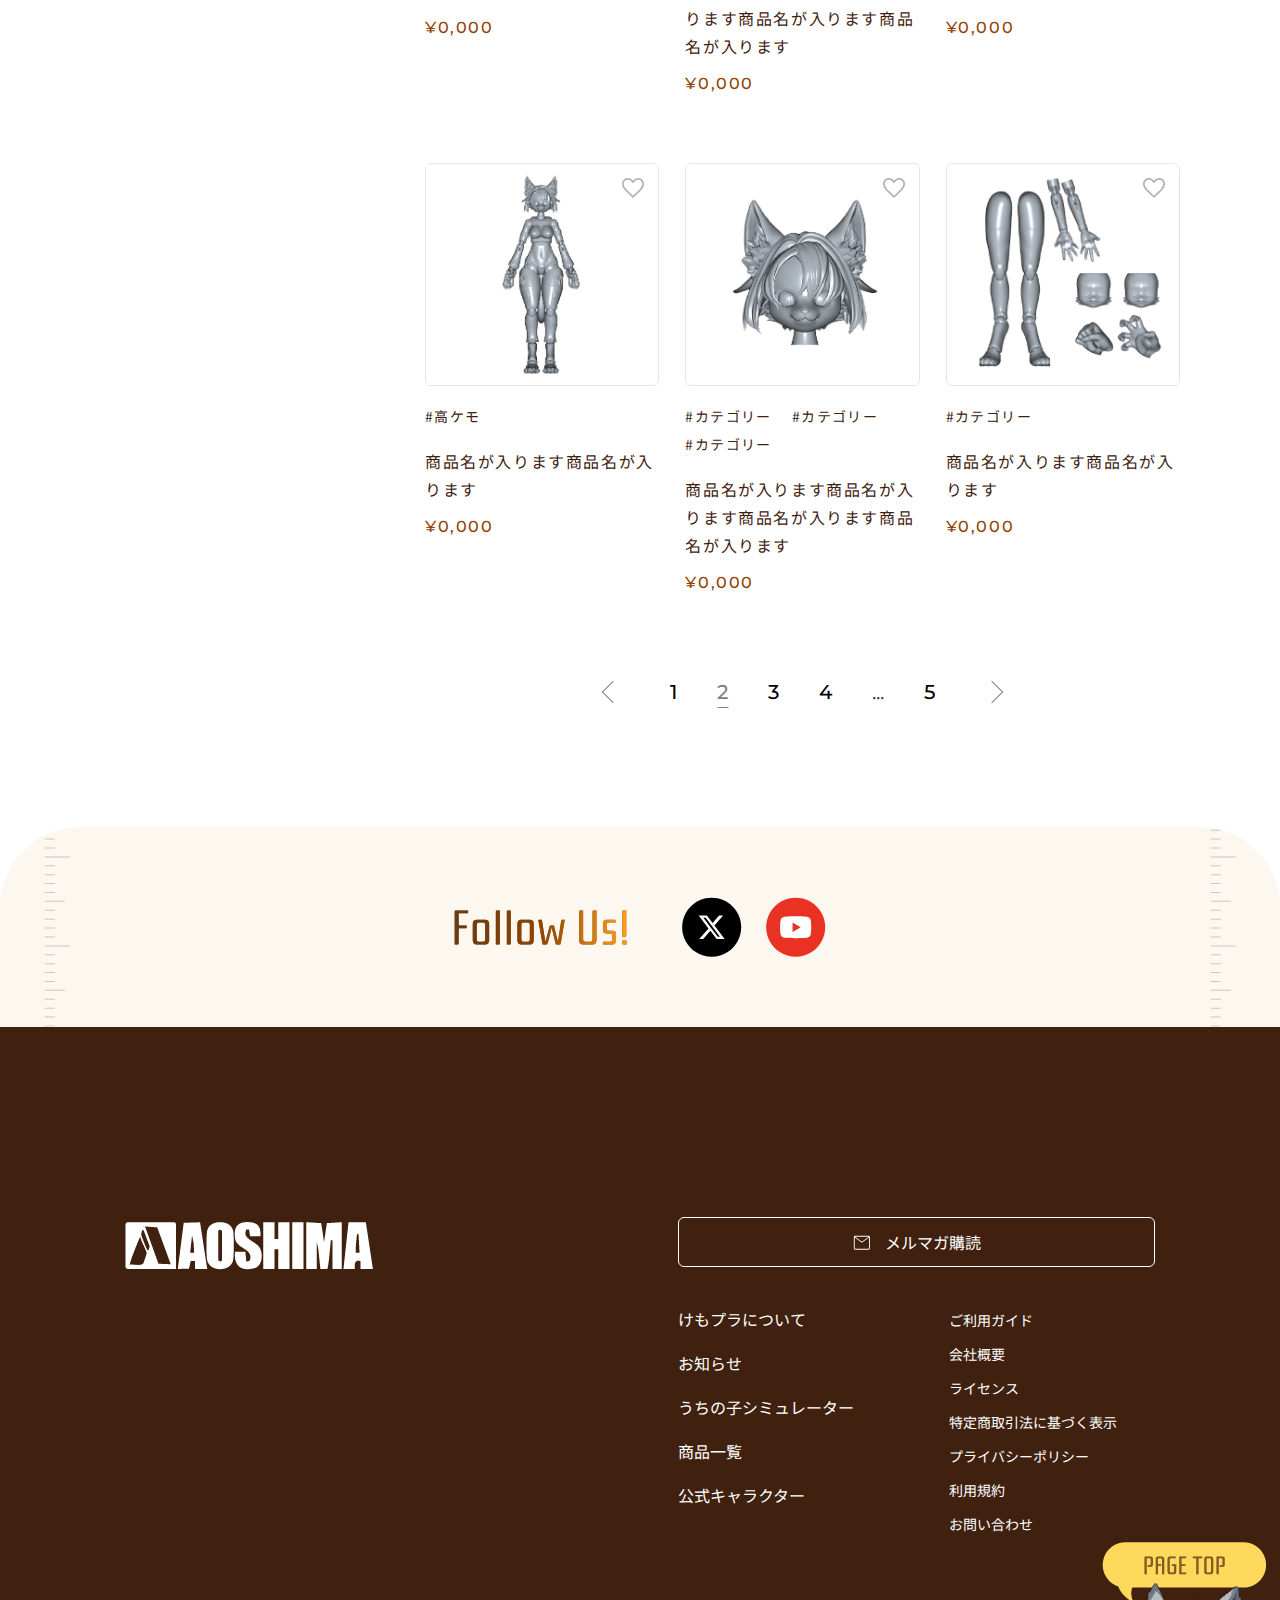
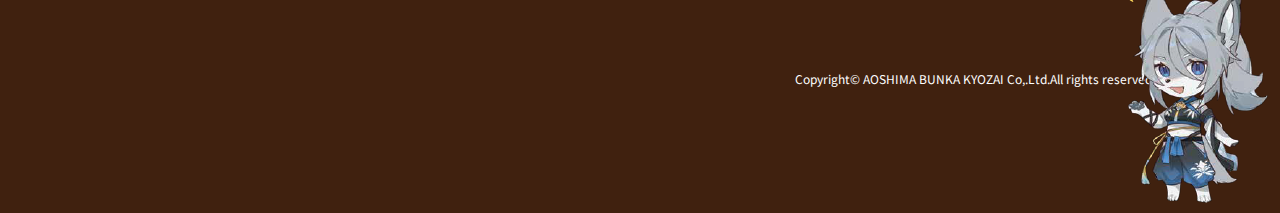
<file: lineup.html>
<!DOCTYPE html>
<html lang="en">

<head>
  <meta charset="UTF-8" />
  <meta name="viewport" content="width=device-width, initial-scale=1.0" />
  <title>Page Lineup</title>
  <link rel="preconnect" href="https://fonts.googleapis.com">
  <link rel="preconnect" href="https://fonts.gstatic.com" crossorigin>
  <link href="https://fonts.googleapis.com/css2?family=Montserrat:ital,wght@0,100..900;1,100..900&family=Noto+Sans+JP:wght@100..900&family=Rationale&display=swap" rel="stylesheet">
  <link rel="stylesheet" href="css/standalone.css" />
  <link rel="stylesheet" href="css/style.css" />
</head>

<body id="pageLineup">

  <header class="header">Header</header>

  <main>
    <div class="c-section-heading heading">
      <h2>Lineup</h2>
      <span>商品一覧</span>
    </div>
    <div class="c-container-02">
      <div class="inner">
        <div class="sidebar-filter">
          <form action="#" class="js_form_filter form-filter">
            <div class="search-input-wrap">
              <span class="search-input-icon"></span>
              <input type="text" name="search_input" class="search-input" placeholder="キーワードから探す">
            </div>
            <div class="box-filter">
              <div class="head">
                <h3 class="text ja">メインキット</h3>
                <p class="f-mont text en">Main Kits</p>
              </div>
              <div class="content">
                <div class="sub-box">
                  <div class="title">
                    <h3 class="text ja">ケモノの種類から選ぶ</h3>
                    <p class="f-mont text en">Animals</p>
                  </div>
                  <ul class="list-cate">
                    <li class="item">
                      <input type="checkbox" name="checkbox" id="checkbox-01">
                      <label for="checkbox-01">カオマニー</label>
                    </li>
                    <li class="item">
                      <input type="checkbox" name="checkbox" id="checkbox-02">
                      <label for="checkbox-02">オオカミ</label>
                    </li>
                    <li class="item">
                      <input type="checkbox" name="checkbox" id="checkbox-03">
                      <label for="checkbox-03">ヒト</label>
                    </li>
                  </ul>
                </div>
                <div class="sub-box">
                  <div class="title">
                    <h3 class="text ja">体型から選ぶ</h3>
                    <p class="f-mont text en">Body Proportions</p>
                  </div>
                  <ul class="list-cate">
                    <li class="item">
                      <input type="checkbox" name="checkbox" id="checkbox-04">
                      <label for="checkbox-04">ノーマル</label>
                    </li>
                    <li class="item">
                      <input type="checkbox" name="checkbox" id="checkbox-05">
                      <label for="checkbox-05">ムチ</label>
                    </li>
                    <li class="item">
                      <input type="checkbox" name="checkbox" id="checkbox-06">
                      <label for="checkbox-06">ロリ</label>
                    </li>
                  </ul>
                </div>
              </div>
            </div>
            <div class="box-filter">
              <div class="head">
                <h3 class="text ja">オプションパーツ</h3>
                <p class="f-mont text en">Option Parts</p>
              </div>
              <div class="content">
                <div class="sub-box">
                  <ul class="list-cate">
                    <li class="item">
                      <input type="checkbox" name="checkbox" id="checkbox-07">
                      <label for="checkbox-07">フェイス</label>
                    </li>
                    <li class="item">
                      <input type="checkbox" name="checkbox" id="checkbox-08">
                      <label for="checkbox-08">ファー＆バスト</label>
                    </li>
                    <li class="item">
                      <input type="checkbox" name="checkbox" id="checkbox-09">
                      <label for="checkbox-09">しっぽ</label>
                    </li>
                    <li class="item">
                      <input type="checkbox" name="checkbox" id="checkbox-10">
                      <label for="checkbox-10">情景セット</label>
                    </li>
                    <li class="item">
                      <input type="checkbox" name="checkbox" id="checkbox-11">
                      <label for="checkbox-11">服</label>
                    </li>
                    <li class="item">
                      <input type="checkbox" name="checkbox" id="checkbox-12">
                      <label for="checkbox-12">アクセサリー</label>
                    </li>
                  </ul>
                </div>
              </div>
            </div>
            <div class="box-filter">
              <div class="head">
                <h3 class="text ja">グッズ</h3>
                <p class="f-mont text en">Option Parts</p>
              </div>
              <div class="content">
                <div class="sub-box">
                  <ul class="list-cate">
                    <li class="item">
                      <input type="checkbox" name="checkbox" id="checkbox-13">
                      <label for="checkbox-13">缶バッジ</label>
                    </li>
                    <li class="item">
                      <input type="checkbox" name="checkbox" id="checkbox-14">
                      <label for="checkbox-14">アクスタ</label>
                    </li>
                    <li class="item">
                      <input type="checkbox" name="checkbox" id="checkbox-15">
                      <label for="checkbox-15">アパレル</label>
                    </li>
                  </ul>
                </div>
              </div>
            </div>
            <button type="submit" class="btn-search">この条件で探す</button>
            <a href="#" class="js_btn_clear btn-clear">すべてクリア</a>
          </form>
        </div>
        <div class="product-list">
          <div class="item-wrap">
            <span class="f-mont new">New</span>
            <span class="favorite"></span>
            <a href="/lineup_detail.html" class="item">
              <div class="image">
                <img src="./image/lineup/sample_01.png" alt="product name">
              </div>
              <div class="tags-wrap">
                <button type="button" class="btn-pre-order">予約商品</button>
                <div class="tags">
                  <span class="tag">#高ケモ</span>
                </div>
              </div>
              <p class="name">商品名が入ります商品名が入ります</p>
              <p class="f-mont price">¥0,000</p>
              <p class="f-mont soldout">SOLD OUT</p>
            </a>
          </div>
          <div class="item-wrap">
            <span class="favorite is-active"></span>
            <a href="/lineup_detail.html" class="item">
              <div class="image">
                <img src="./image/lineup/sample_02.png" alt="product name">
              </div>
              <div class="tags-wrap">
                <div class="tags">
                  <span class="tag">#カテゴリー</span>
                  <span class="tag">#カテゴリー</span>
                  <span class="tag">#カテゴリー</span>
                </div>
              </div>
              <p class="name">商品名が入ります商品名が入ります商品名が入ります商品名が入ります</p>
              <p class="f-mont price">¥0,000</p>
            </a>
          </div>
          <div class="item-wrap">
            <span class="favorite"></span>
            <a href="/lineup_detail.html" class="item">
              <div class="image">
                <img src="./image/lineup/sample_03.png" alt="product name">
              </div>
              <div class="tags-wrap">
                <div class="tags">
                  <span class="tag">#カテゴリー</span>
                </div>
              </div>
              <p class="name">商品名が入ります商品名が入ります</p>
              <p class="f-mont price">¥0,000</p>
            </a>
          </div>
          <div class="item-wrap">
            <span class="favorite"></span>
            <a href="/lineup_detail.html" class="item">
              <div class="image">
                <img src="./image/lineup/sample_01.png" alt="product name">
              </div>
              <div class="tags-wrap">
                <div class="tags">
                  <span class="tag">#高ケモ</span>
                </div>
              </div>
              <p class="name">商品名が入ります商品名が入ります</p>
              <p class="f-mont price">¥0,000</p>
            </a>
          </div>
          <div class="item-wrap">
            <span class="favorite"></span>
            <a href="/lineup_detail.html" class="item">
              <div class="image">
                <img src="./image/lineup/sample_02.png" alt="product name">
              </div>
              <div class="tags-wrap">
                <div class="tags">
                  <span class="tag">#カテゴリー</span>
                  <span class="tag">#カテゴリー</span>
                  <span class="tag">#カテゴリー</span>
                </div>
              </div>
              <p class="name">商品名が入ります商品名が入ります商品名が入ります商品名が入ります</p>
              <p class="f-mont price">¥0,000</p>
            </a>
          </div>
          <div class="item-wrap">
            <span class="favorite"></span>
            <a href="/lineup_detail.html" class="item">
              <div class="image">
                <img src="./image/lineup/sample_03.png" alt="product name">
              </div>
              <div class="tags-wrap">
                <div class="tags">
                  <span class="tag">#カテゴリー</span>
                </div>
              </div>
              <p class="name">商品名が入ります商品名が入ります</p>
              <p class="f-mont price">¥0,000</p>
            </a>
          </div>
          <div class="item-wrap">
            <span class="favorite"></span>
            <a href="/lineup_detail.html" class="item">
              <div class="image">
                <img src="./image/lineup/sample_01.png" alt="product name">
              </div>
              <div class="tags-wrap">
                <div class="tags">
                  <span class="tag">#高ケモ</span>
                </div>
              </div>
              <p class="name">商品名が入ります商品名が入ります</p>
              <p class="f-mont price">¥0,000</p>
            </a>
          </div>
          <div class="item-wrap">
            <span class="favorite"></span>
            <a href="/lineup_detail.html" class="item">
              <div class="image">
                <img src="./image/lineup/sample_02.png" alt="product name">
              </div>
              <div class="tags-wrap">
                <div class="tags">
                  <span class="tag">#カテゴリー</span>
                  <span class="tag">#カテゴリー</span>
                  <span class="tag">#カテゴリー</span>
                </div>
              </div>
              <p class="name">商品名が入ります商品名が入ります商品名が入ります商品名が入ります</p>
              <p class="f-mont price">¥0,000</p>
            </a>
          </div>
          <div class="item-wrap">
            <span class="favorite"></span>
            <a href="/lineup_detail.html" class="item">
              <div class="image">
                <img src="./image/lineup/sample_03.png" alt="product name">
              </div>
              <div class="tags-wrap">
                <div class="tags">
                  <span class="tag">#カテゴリー</span>
                </div>
              </div>
              <p class="name">商品名が入ります商品名が入ります</p>
              <p class="f-mont price">¥0,000</p>
            </a>
          </div>
          <div class="item-wrap">
            <span class="favorite"></span>
            <a href="/lineup_detail.html" class="item">
              <div class="image">
                <img src="./image/lineup/sample_01.png" alt="product name">
              </div>
              <div class="tags-wrap">
                <div class="tags">
                  <span class="tag">#高ケモ</span>
                </div>
              </div>
              <p class="name">商品名が入ります商品名が入ります</p>
              <p class="f-mont price">¥0,000</p>
            </a>
          </div>
          <div class="item-wrap">
            <span class="favorite"></span>
            <a href="/lineup_detail.html" class="item">
              <div class="image">
                <img src="./image/lineup/sample_02.png" alt="product name">
              </div>
              <div class="tags-wrap">
                <div class="tags">
                  <span class="tag">#カテゴリー</span>
                  <span class="tag">#カテゴリー</span>
                  <span class="tag">#カテゴリー</span>
                </div>
              </div>
              <p class="name">商品名が入ります商品名が入ります商品名が入ります商品名が入ります</p>
              <p class="f-mont price">¥0,000</p>
            </a>
          </div>
          <div class="item-wrap">
            <span class="favorite"></span>
            <a href="/lineup_detail.html" class="item">
              <div class="image">
                <img src="./image/lineup/sample_03.png" alt="product name">
              </div>
              <div class="tags-wrap">
                <div class="tags">
                  <span class="tag">#カテゴリー</span>
                </div>
              </div>
              <p class="name">商品名が入ります商品名が入ります</p>
              <p class="f-mont price">¥0,000</p>
            </a>
          </div>
        </div>
      </div>
      <div class="c-pagination">
        <span class="arrow arrow-prev"></span>
        <ul class="page">
          <li class="item"><a href="#">1</a></li>
          <li class="item active">2</li>
          <li class="item"><a href="#">3</a></li>
          <li class="item"><a href="#">4</a></li>
          <li class="item dots">...</li>
          <li class="item"><a href="#">5</a></li>
        </ul>
        <span class="arrow arrow-next"></span>
      </div>
    </div>
  </main>

  <footer class="footer">
    <div class="footer-top">
      <ul class="list-sns">
        <li class="item">
          <img loading="lazy" src="./image/common/txt_follow_us.svg" alt="follow us">
        </li>
        <li class="item">
          <a href="#">
            <img loading="lazy" src="./image/common/icon_x.svg" alt="twitter">
          </a>
        </li>
        <li class="item">
          <a href="#">
            <img loading="lazy" src="./image/common/icon_youtube.svg" alt="youtube">
          </a>
        </li>
      </ul>
    </div>
    <div class="footer-bottom">
      <div class="c-container">
        <div class="inner">
          <div class="logo">
            <a href="#">
              <img loading="lazy" src="./image/common/logo.png" alt="aoshima">
            </a>
          </div>
          <div class="info">
            <a href="#" class="btn-email">
              <span class="icon"><img loading="lazy" src="./image/common/icon_email.svg" alt="mail"></span>
              <span class="text">メルマガ購読</span>
            </a>
            <div class="menus">
              <ul class="menu menu-01">
                <li class="item">
                  <a href="#">けもプラについて</a>
                </li>
                <li class="item">
                  <a href="#">お知らせ</a>
                </li>
                <li class="item">
                  <a href="#">うちの子シミュレーター</a>
                </li>
                <li class="item">
                  <a href="#">商品一覧</a>
                </li>
                <li class="item">
                  <a href="#">公式キャラクター</a>
                </li>
              </ul>
              <ul class="menu menu-02">
                <li class="item">
                  <a href="#">ご利用ガイド</a>
                </li>
                <li class="item">
                  <a href="#">会社概要</a>
                </li>
                <li class="item">
                  <a href="#">ライセンス</a>
                </li>
                <li class="item">
                  <a href="#">特定商取引法に基づく表示</a>
                </li>
                <li class="item">
                  <a href="#">プライバシーポリシー</a>
                </li>
                <li class="item">
                  <a href="#">利用規約</a>
                </li>
                <li class="item">
                  <a href="#">お問い合わせ</a>
                </li>
              </ul>
            </div>
            <p class="copy-right">Copyright© AOSHIMA BUNKA KYOZAI <br class="sp">Co,.Ltd.All rights reserved.</p>
          </div>
        </div>
      </div>
    </div>
    <div class="js_page_to_top page-to-top">
      <img loading="lazy" src="./image/common/img_page_to_top.png" alt="page to top">
    </div>
  </footer>

  <div class="c-follow-us">
    <div class="item">
      <img loading="lazy" src="./image/common/txt_follow_us_2.svg" alt="follow us">
    </div>
    <div class="item">
      <a href="#" class="link">
        <img loading="lazy" src="./image/common/icon_x.svg" alt="twitter">
      </a>
    </div>
    <div class="item">
      <a href="#" class="link">
        <img loading="lazy" src="./image/common/icon_youtube.svg" alt="youtube">
      </a>
    </div>
  </div>

  <script src="https://cdnjs.cloudflare.com/ajax/libs/jquery/3.7.1/jquery.min.js"></script>
  <script src="./js/common.js"></script>
  <script src="./js/lineup.js"></script>

</body>

</html>
</file>
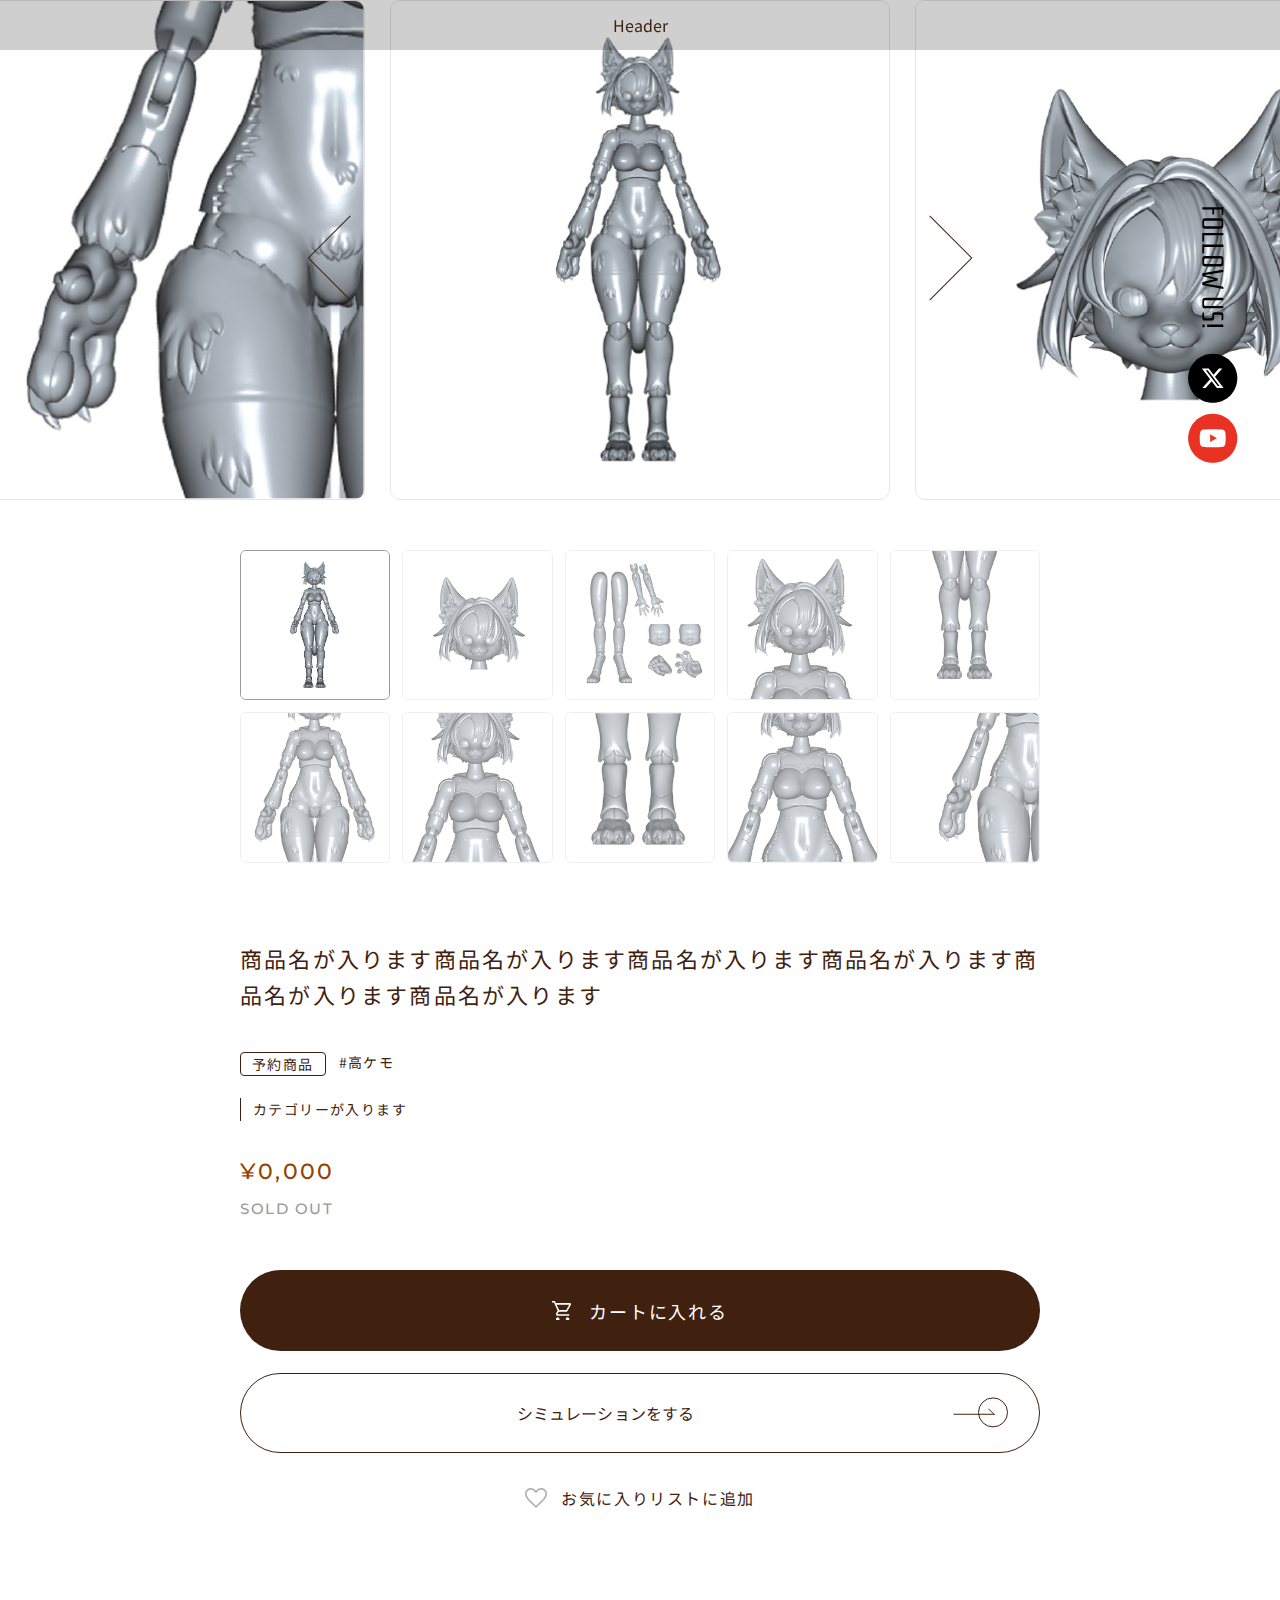
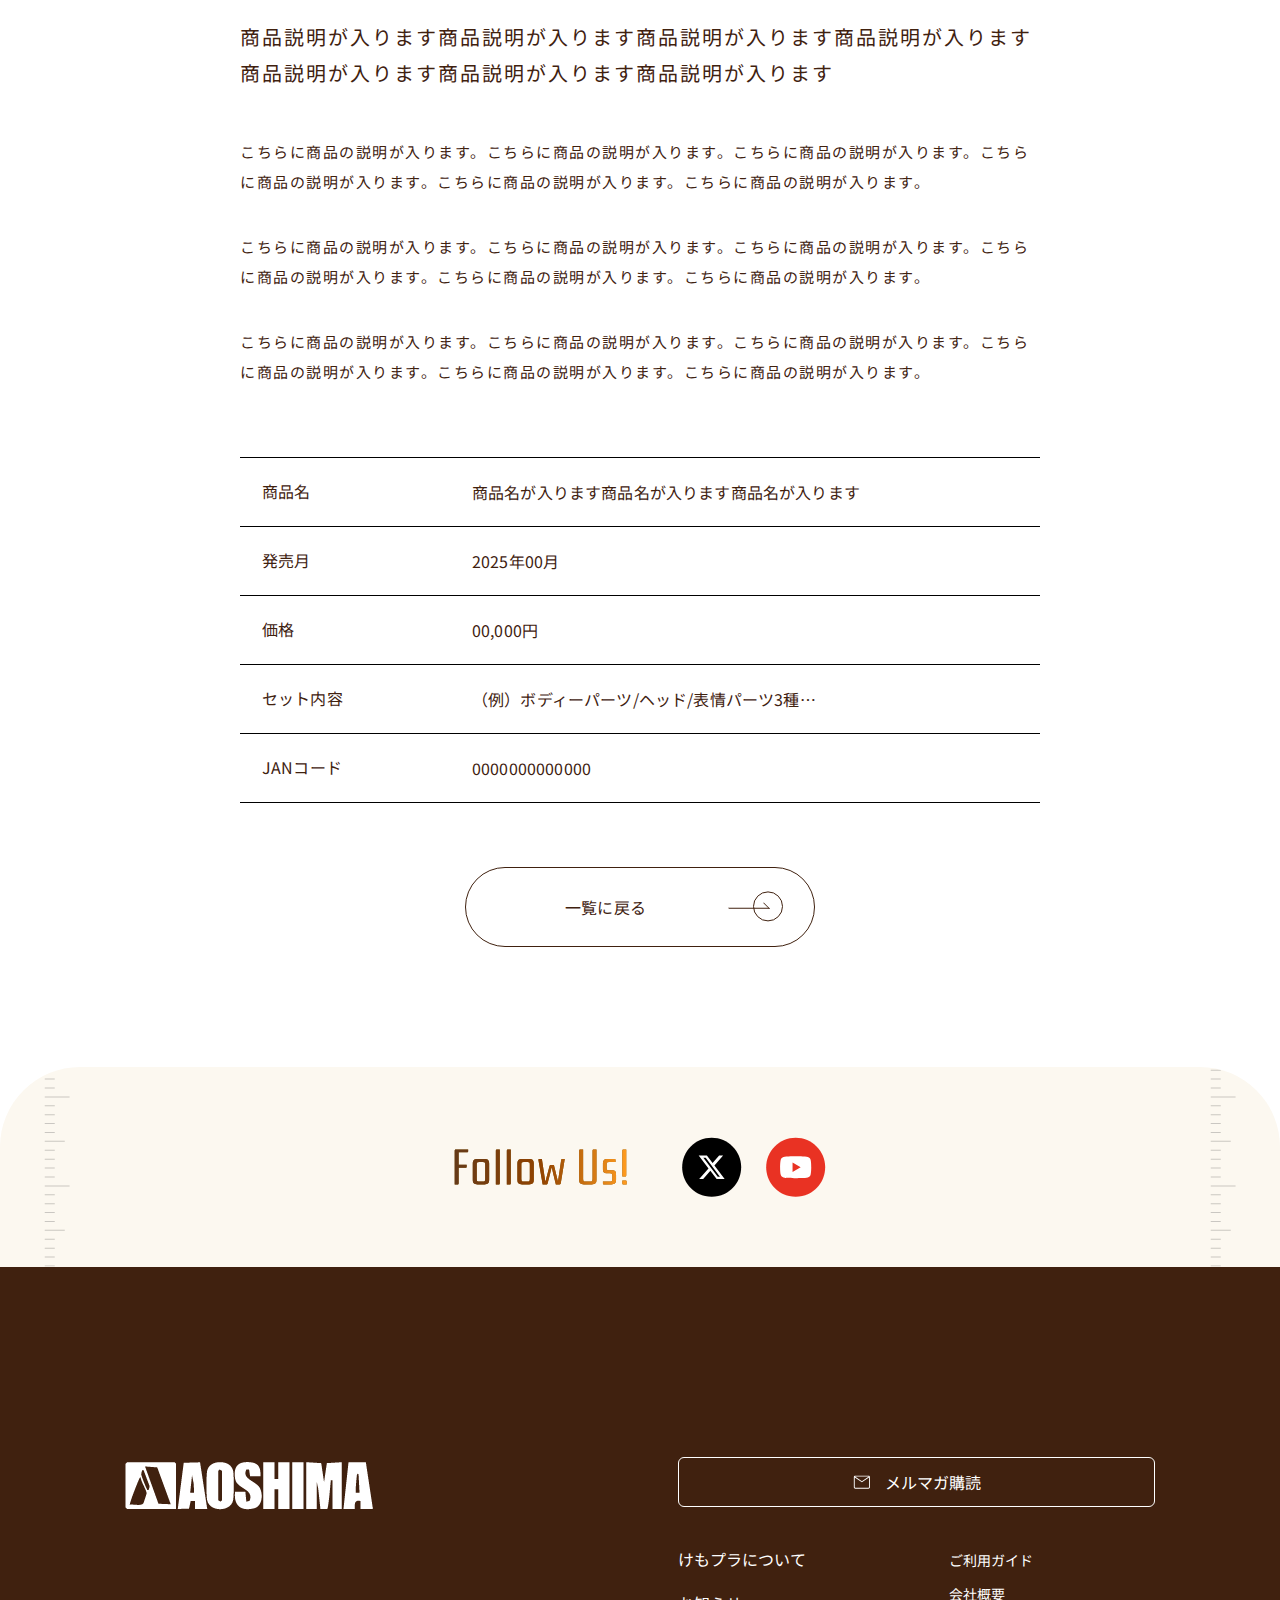
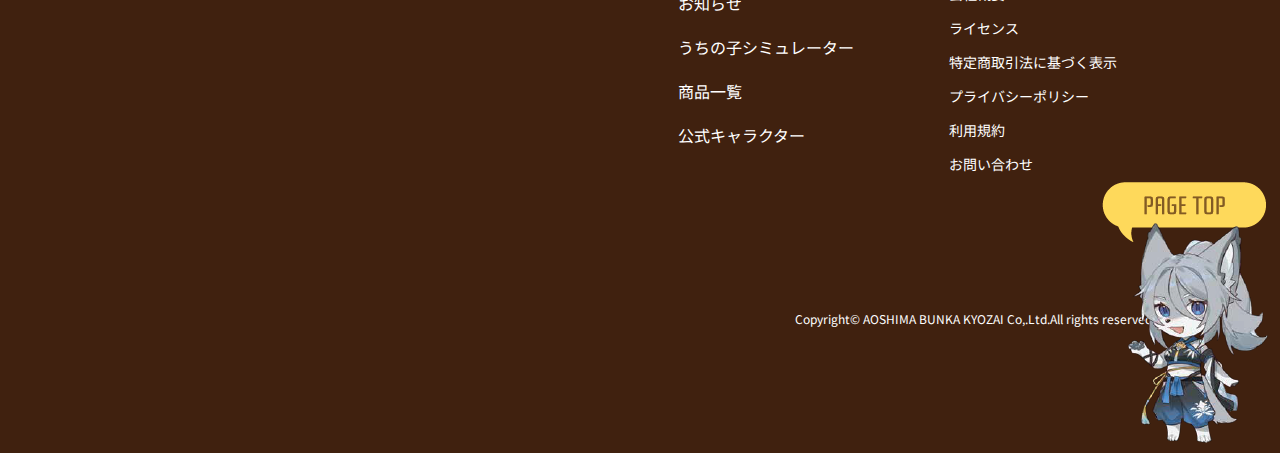
<file: lineup_detail.html>
<!DOCTYPE html>
<html lang="en">

<head>
  <meta charset="UTF-8" />
  <meta name="viewport" content="width=device-width, initial-scale=1.0" />
  <title>Page Lineup Detail</title>
  <link rel="preconnect" href="https://fonts.googleapis.com">
  <link rel="preconnect" href="https://fonts.gstatic.com" crossorigin>
  <link href="https://fonts.googleapis.com/css2?family=Montserrat:ital,wght@0,100..900;1,100..900&family=Noto+Sans+JP:wght@100..900&family=Rationale&display=swap" rel="stylesheet">
  <link rel="stylesheet" href="https://cdn.jsdelivr.net/npm/swiper@11/swiper-bundle.min.css" />
  <link rel="stylesheet" href="css/standalone.css" />
  <link rel="stylesheet" href="css/style.css" />
</head>

<body id="pageLineupDetail">

  <header class="header">Header</header>

  <main>
    
    <div class="product-slider">
      <!-- Main Slider -->
      <div class="js_main_slider swiper main-slider">
        <div class="swiper-wrapper">
          <div class="swiper-slide"><img src="./image/lineup-detail/sample_01.png" alt="Slide 1" /></div>
          <div class="swiper-slide"><img src="./image/lineup-detail/sample_02.png" alt="Slide 2" /></div>
          <div class="swiper-slide"><img src="./image/lineup-detail/sample_03.png" alt="Slide 3" /></div>
          <div class="swiper-slide"><img src="./image/lineup-detail/sample_04.png" alt="Slide 4" /></div>
          <div class="swiper-slide"><img src="./image/lineup-detail/sample_05.png" alt="Slide 5" /></div>
          <div class="swiper-slide"><img src="./image/lineup-detail/sample_06.png" alt="Slide 6" /></div>
          <div class="swiper-slide"><img src="./image/lineup-detail/sample_07.png" alt="Slide 7" /></div>
          <div class="swiper-slide"><img src="./image/lineup-detail/sample_08.png" alt="Slide 8" /></div>
          <div class="swiper-slide"><img src="./image/lineup-detail/sample_09.png" alt="Slide 9" /></div>
          <div class="swiper-slide"><img src="./image/lineup-detail/sample_10.png" alt="Slide 10" /></div>
        </div>
        <!-- Navigation -->
        <div class="swiper-button-next"></div>
        <div class="swiper-button-prev"></div>
      </div>
      <!-- Thumbnail List -->
      <div class="js_thumb_list thumb-list">
        <div class="image">
          <img src="./image/lineup-detail/sample_01.png" alt="Slide 1" />
        </div>
        <div class="image">
          <img src="./image/lineup-detail/sample_02.png" alt="Slide 2" />
        </div>
        <div class="image">
          <img src="./image/lineup-detail/sample_03.png" alt="Slide 3" />
        </div>
        <div class="image">
          <img src="./image/lineup-detail/sample_04.png" alt="Slide 4" />
        </div>
        <div class="image">
          <img src="./image/lineup-detail/sample_05.png" alt="Slide 5" />
        </div>
        <div class="image">
          <img src="./image/lineup-detail/sample_06.png" alt="Slide 6" />
        </div>
        <div class="image">
          <img src="./image/lineup-detail/sample_07.png" alt="Slide 7" />
        </div>
        <div class="image">
          <img src="./image/lineup-detail/sample_08.png" alt="Slide 8" />
        </div>
        <div class="image">
          <img src="./image/lineup-detail/sample_09.png" alt="Slide 9" />
        </div>
        <div class="image">
          <img src="./image/lineup-detail/sample_10.png" alt="Slide 10" />
        </div>
      </div>
    </div>

    <div class="product-detail">
      <div class="container">
        <h2 class="name">商品名が入ります商品名が入ります商品名が入ります商品名が入ります商品名が入ります商品名が入ります</h2>
        <div class="tags-wrap">
          <button class="btn-pre-order">予約商品</button>
          <div class="tags">
            <a href="#" class="tag">#高ケモ</a>
          </div>
        </div>
        <p class="category">カテゴリーが入ります</p>
        <p class="f-mont price">¥0,000</p>
        <p class="f-mont soldout">SOLD OUT</p>
        <div class="button-wrap">
          <a href="#" class="c-arrowBtn-03 button button-add-to-cart">
            <span class="icon"><img src="./image/lineup-detail/icon_cart.svg" alt="cart"></span>
            <span class="text">カートに入れる</span>
          </a>
          <a href="#" class="c-arrowBtn-02 button button button-simulation">シミュレーションをする</a>
        </div>
        <div class="favorite">
          <span class="icon"></span>
          <span class="text">お気に入りリストに追加</span>
        </div>
        <p class="brief">商品説明が入ります商品説明が入ります商品説明が入ります商品説明が入ります商品説明が入ります商品説明が入ります商品説明が入ります</p>
        <div class="description">
          <p>こちらに商品の説明が入ります。こちらに商品の説明が入ります。こちらに商品の説明が入ります。こちらに商品の説明が入ります。こちらに商品の説明が入ります。こちらに商品の説明が入ります。</p>
          <p>こちらに商品の説明が入ります。こちらに商品の説明が入ります。こちらに商品の説明が入ります。こちらに商品の説明が入ります。こちらに商品の説明が入ります。こちらに商品の説明が入ります。</p>
          <p>こちらに商品の説明が入ります。こちらに商品の説明が入ります。こちらに商品の説明が入ります。こちらに商品の説明が入ります。こちらに商品の説明が入ります。こちらに商品の説明が入ります。</p>
        </div>
        <dl class="detail-list">
          <div class="item">
            <dt class="label">商品名</dt>
            <dd class="value">商品名が入ります商品名が入ります商品名が入ります</dd>
          </div>
          <div class="item">
            <dt class="label">発売月</dt>
            <dd class="value">2025年00月</dd>
          </div>
          <div class="item">
            <dt class="label">価格</dt>
            <dd class="value">00,000円</dd>
          </div>
          <div class="item">
            <dt class="label">セット内容</dt>
            <dd class="value">（例）ボディーパーツ/ヘッド/表情パーツ3種…</dd>
          </div>
          <div class="item">
            <dt class="label">JANコード</dt>
            <dd class="value">0000000000000</dd>
          </div>
        </dl>
        <a href="#" class="c-arrowBtn-02 button-back">一覧に戻る</a>
      </div>
    </div>

  </main>

  <footer class="footer">
    <div class="footer-top">
      <ul class="list-sns">
        <li class="item">
          <img loading="lazy" src="./image/common/txt_follow_us.svg" alt="follow us">
        </li>
        <li class="item">
          <a href="#">
            <img loading="lazy" src="./image/common/icon_x.svg" alt="twitter">
          </a>
        </li>
        <li class="item">
          <a href="#">
            <img loading="lazy" src="./image/common/icon_youtube.svg" alt="youtube">
          </a>
        </li>
      </ul>
    </div>
    <div class="footer-bottom">
      <div class="c-container">
        <div class="inner">
          <div class="logo">
            <a href="#">
              <img loading="lazy" src="./image/common/logo.png" alt="aoshima">
            </a>
          </div>
          <div class="info">
            <a href="#" class="btn-email">
              <span class="icon"><img loading="lazy" src="./image/common/icon_email.svg" alt="mail"></span>
              <span class="text">メルマガ購読</span>
            </a>
            <div class="menus">
              <ul class="menu menu-01">
                <li class="item">
                  <a href="#">けもプラについて</a>
                </li>
                <li class="item">
                  <a href="#">お知らせ</a>
                </li>
                <li class="item">
                  <a href="#">うちの子シミュレーター</a>
                </li>
                <li class="item">
                  <a href="#">商品一覧</a>
                </li>
                <li class="item">
                  <a href="#">公式キャラクター</a>
                </li>
              </ul>
              <ul class="menu menu-02">
                <li class="item">
                  <a href="#">ご利用ガイド</a>
                </li>
                <li class="item">
                  <a href="#">会社概要</a>
                </li>
                <li class="item">
                  <a href="#">ライセンス</a>
                </li>
                <li class="item">
                  <a href="#">特定商取引法に基づく表示</a>
                </li>
                <li class="item">
                  <a href="#">プライバシーポリシー</a>
                </li>
                <li class="item">
                  <a href="#">利用規約</a>
                </li>
                <li class="item">
                  <a href="#">お問い合わせ</a>
                </li>
              </ul>
            </div>
            <p class="copy-right">Copyright© AOSHIMA BUNKA KYOZAI <br class="sp">Co,.Ltd.All rights reserved.</p>
          </div>
        </div>
      </div>
    </div>
    <div class="js_page_to_top page-to-top">
      <img loading="lazy" src="./image/common/img_page_to_top.png" alt="page to top">
    </div>
  </footer>

  <div class="c-follow-us">
    <div class="item">
      <img loading="lazy" src="./image/common/txt_follow_us_2.svg" alt="follow us">
    </div>
    <div class="item">
      <a href="#" class="link">
        <img loading="lazy" src="./image/common/icon_x.svg" alt="twitter">
      </a>
    </div>
    <div class="item">
      <a href="#" class="link">
        <img loading="lazy" src="./image/common/icon_youtube.svg" alt="youtube">
      </a>
    </div>
  </div>

  <script src="https://cdnjs.cloudflare.com/ajax/libs/jquery/3.7.1/jquery.min.js"></script>
  <script src="https://cdn.jsdelivr.net/npm/swiper@11/swiper-bundle.min.js"></script>
  <script src="./js/common.js"></script>
  <script src="./js/lineup_detail.js"></script>

</body>

</html>
</file>
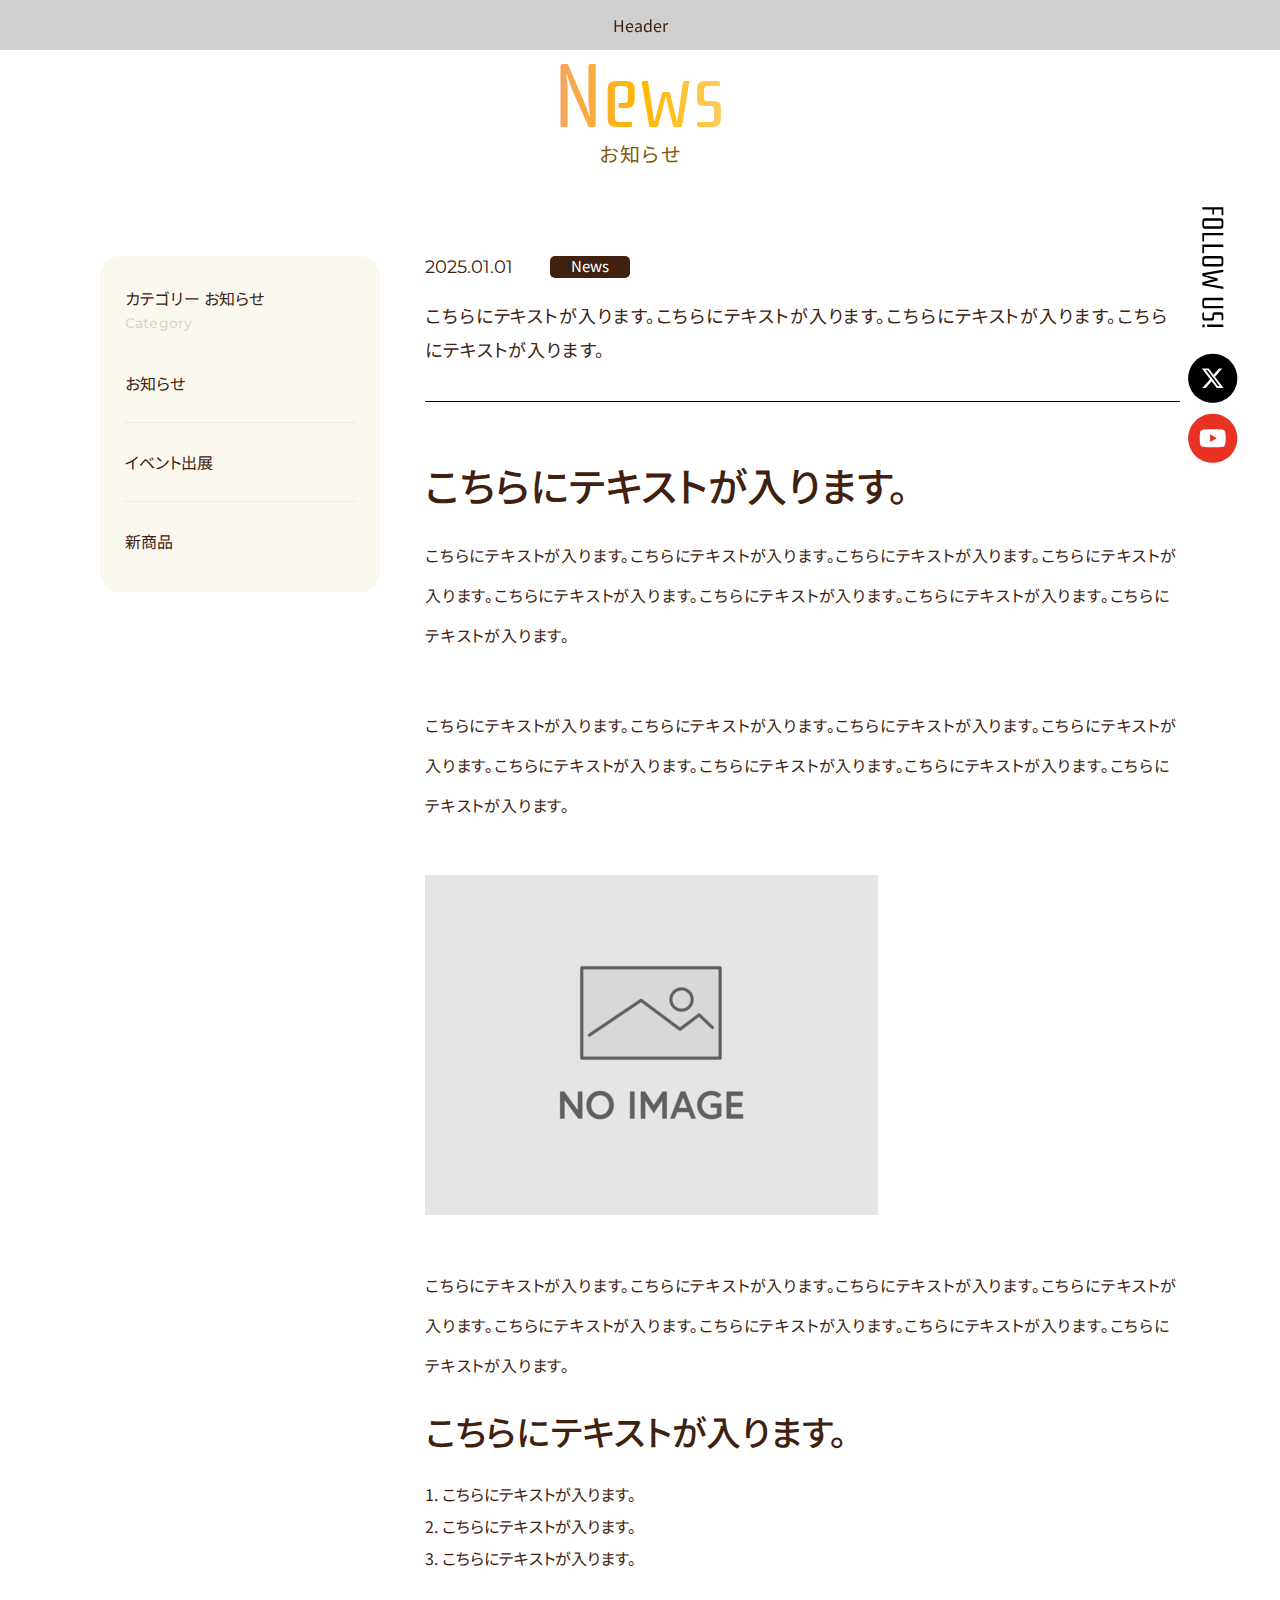
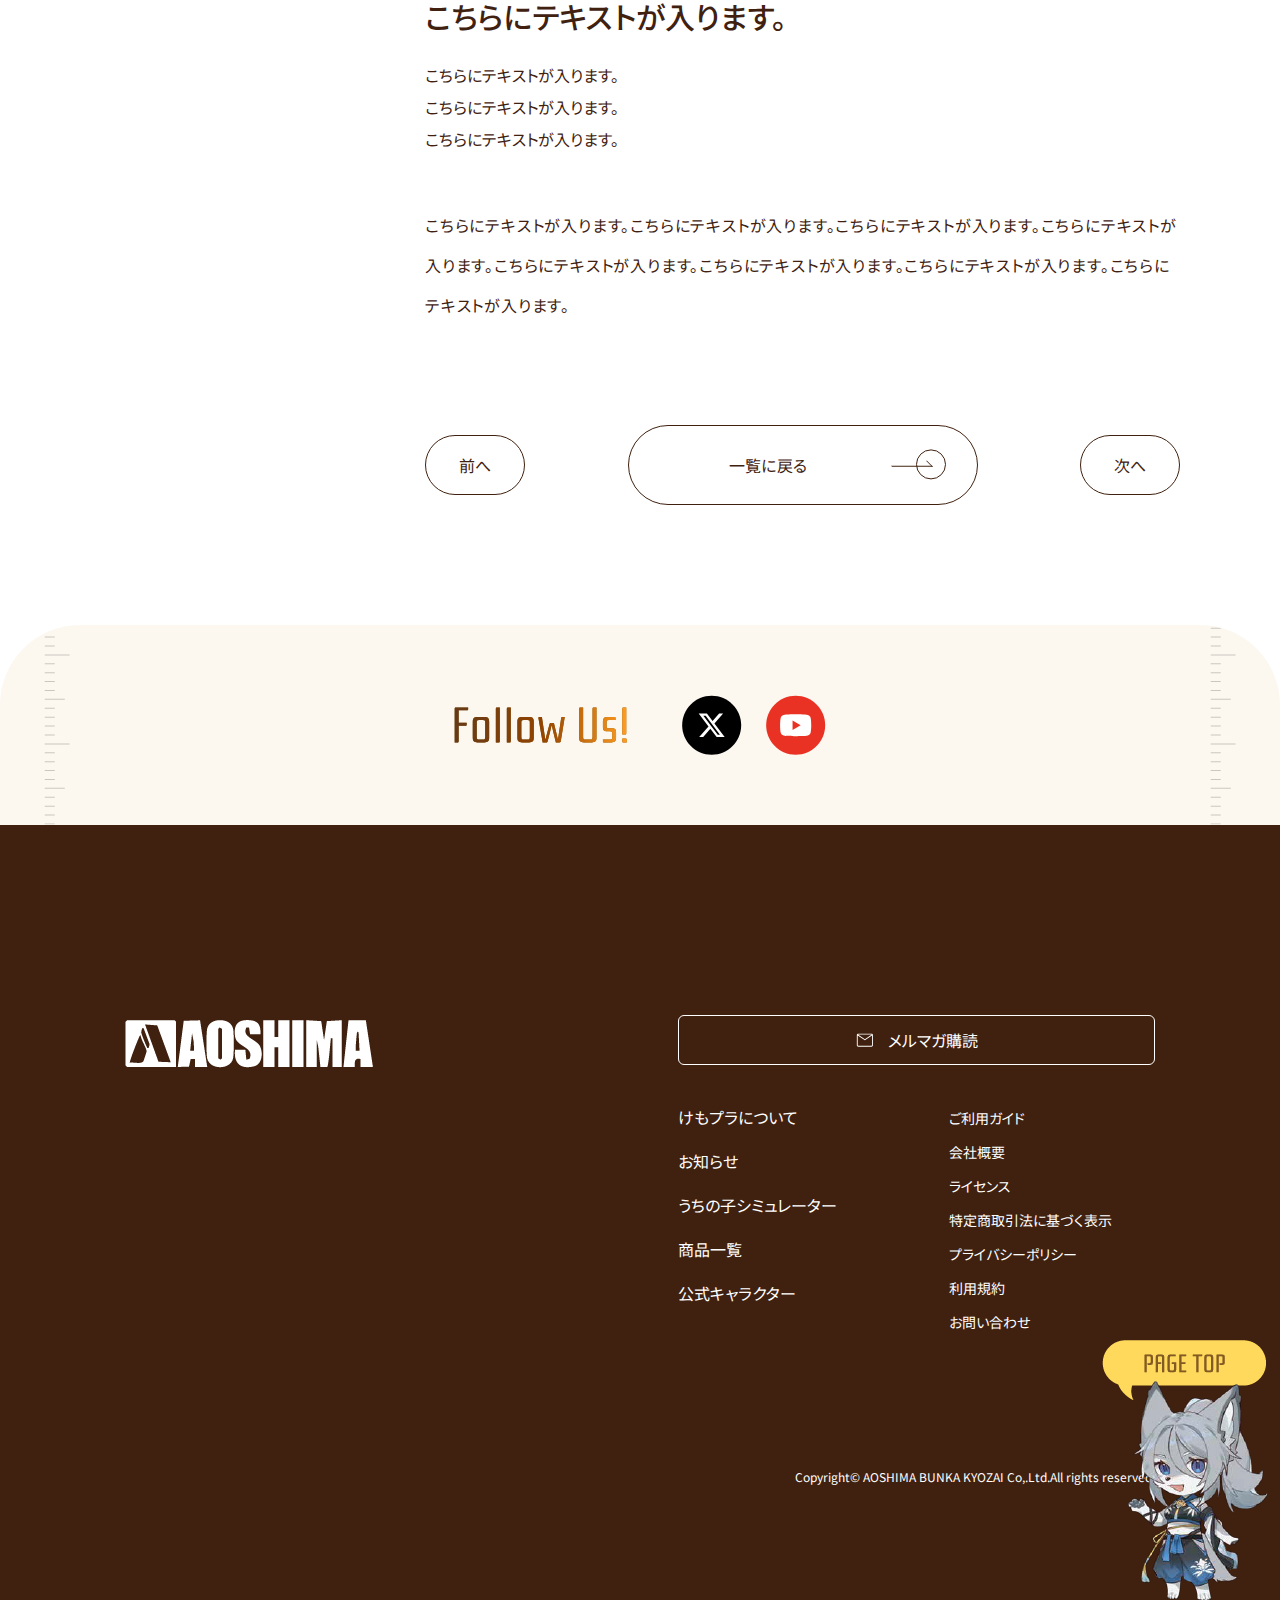
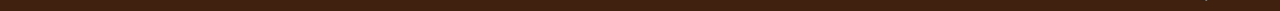
<file: news-detail.html>
<!DOCTYPE html>
<html lang="en">
  <head>
    <meta charset="UTF-8" />
    <meta name="viewport" content="width=device-width, initial-scale=1.0" />
    <title>Page News Detail</title>
    <link rel="preconnect" href="https://fonts.googleapis.com">
    <link rel="preconnect" href="https://fonts.gstatic.com" crossorigin>
    <link href="https://fonts.googleapis.com/css2?family=Montserrat:ital,wght@0,100..900;1,100..900&family=Noto+Sans+JP:wght@100..900&family=Rationale&display=swap" rel="stylesheet">
    <link rel="stylesheet" href="css/standalone.css" />
    <link rel="stylesheet" href="css/style.css" />
  </head>

  <body id="pageNews" class="news-detail">
    <header class="header">Header</header>

    <main>
      <div class="c-section-heading heading">
        <h2>News</h2>
        <span>お知らせ</span>
      </div>
      <div class="c-container-02">
        <div class="inner">
          <div class="news-category">
            <div class="title">
              <p class="ja">カテゴリー お知らせ</p>
              <span class="f-mont en">Category</span>
            </div>
            <ul class="list">
              <li class="item"><a href="#">お知らせ</a></li>
              <li class="item"><a href="#">イベント出展</a></li>
              <li class="item"><a href="#">新商品</a></li>
            </ul>
          </div>
          <div class="news-content">
            <div class="new-header">
              <div class="box-head">
                <span class="f-mont date">2025.01.01</span>
                <span class="label">News</span>
              </div>
              <h2 class="new-title">こちらにテキストが入ります。こちらにテキストが入ります。こちらにテキストが入ります。こちらにテキストが入ります。</p>
            </div>
            <div class="new-content">
              <h2>こちらにテキストが入ります。</h2>
              <p>こちらにテキストが入ります。こちらにテキストが入ります。こちらにテキストが入ります。こちらにテキストが入ります。こちらにテキストが入ります。こちらにテキストが入ります。こちらにテキストが入ります。こちらにテキストが入ります。</p>
              <p>こちらにテキストが入ります。こちらにテキストが入ります。こちらにテキストが入ります。こちらにテキストが入ります。こちらにテキストが入ります。こちらにテキストが入ります。こちらにテキストが入ります。こちらにテキストが入ります。</p>
              <img src="./image/common/no-image.jpeg" alt="">
              <p>こちらにテキストが入ります。こちらにテキストが入ります。こちらにテキストが入ります。こちらにテキストが入ります。こちらにテキストが入ります。こちらにテキストが入ります。こちらにテキストが入ります。こちらにテキストが入ります。</p>
              <h3>こちらにテキストが入ります。</h3>
              <ol>
                <li>こちらにテキストが入ります。</li>
                <li>こちらにテキストが入ります。</li>
                <li>こちらにテキストが入ります。</li>
              </ol>
              <h4>こちらにテキストが入ります。</h4>
              <ul>
                <li>こちらにテキストが入ります。</li>
                <li>こちらにテキストが入ります。</li>
                <li>こちらにテキストが入ります。</li>
              </ul>
              <p>こちらにテキストが入ります。こちらにテキストが入ります。こちらにテキストが入ります。こちらにテキストが入ります。こちらにテキストが入ります。こちらにテキストが入ります。こちらにテキストが入ります。こちらにテキストが入ります。</p>
            </div>
            <div class="new-navigation">
              <a href="#" class="link is-small">前へ</a>
              <a href="#" class="c-arrowBtn-02 link">一覧に戻る</a>
              <a href="#" class="link is-small">次へ</a>
            </div>
          </div>
        </div>
      </div>
    </main>

    <footer class="footer">
      <div class="footer-top">
        <ul class="list-sns">
          <li class="item">
            <img loading="lazy" src="./image/common/txt_follow_us.svg" alt="follow us">
          </li>
          <li class="item">
            <a href="#">
              <img loading="lazy" src="./image/common/icon_x.svg" alt="twitter">
            </a>
          </li>
          <li class="item">
            <a href="#">
              <img loading="lazy" src="./image/common/icon_youtube.svg" alt="youtube">
            </a>
          </li>
        </ul>
      </div>
      <div class="footer-bottom">
        <div class="c-container">
          <div class="inner">
            <div class="logo">
              <a href="#">
                <img loading="lazy" src="./image/common/logo.png" alt="aoshima">
              </a>
            </div>
            <div class="info">
              <a href="#" class="btn-email">
                <span class="icon"><img loading="lazy" src="./image/common/icon_email.svg" alt="mail"></span>
                <span class="text">メルマガ購読</span>
              </a>
              <div class="menus">
                <ul class="menu menu-01">
                  <li class="item">
                    <a href="#">けもプラについて</a>
                  </li>
                  <li class="item">
                    <a href="#">お知らせ</a>
                  </li>
                  <li class="item">
                    <a href="#">うちの子シミュレーター</a>
                  </li>
                  <li class="item">
                    <a href="#">商品一覧</a>
                  </li>
                  <li class="item">
                    <a href="#">公式キャラクター</a>
                  </li>
                </ul>
                <ul class="menu menu-02">
                  <li class="item">
                    <a href="#">ご利用ガイド</a>
                  </li>
                  <li class="item">
                    <a href="#">会社概要</a>
                  </li>
                  <li class="item">
                    <a href="#">ライセンス</a>
                  </li>
                  <li class="item">
                    <a href="#">特定商取引法に基づく表示</a>
                  </li>
                  <li class="item">
                    <a href="#">プライバシーポリシー</a>
                  </li>
                  <li class="item">
                    <a href="#">利用規約</a>
                  </li>
                  <li class="item">
                    <a href="#">お問い合わせ</a>
                  </li>
                </ul>
              </div>
              <p class="copy-right">Copyright© AOSHIMA BUNKA KYOZAI <br class="sp">Co,.Ltd.All rights reserved.</p>
            </div>
          </div>
        </div>
      </div>
      <div class="js_page_to_top page-to-top">
        <img loading="lazy" src="./image/common/img_page_to_top.png" alt="page to top">
      </div>
    </footer>

    <div class="c-follow-us">
      <div class="item">
        <img loading="lazy" src="./image/common/txt_follow_us_2.svg" alt="follow us">
      </div>
      <div class="item">
        <a href="#" class="link">
          <img loading="lazy" src="./image/common/icon_x.svg" alt="twitter">
        </a>
      </div>
      <div class="item">
        <a href="#" class="link">
          <img loading="lazy" src="./image/common/icon_youtube.svg" alt="youtube">
        </a>
      </div>
    </div>

    <script src="https://cdnjs.cloudflare.com/ajax/libs/jquery/3.7.1/jquery.min.js"></script>
    <script src="./js/common.js"></script>
  </body>
</html>
</file>
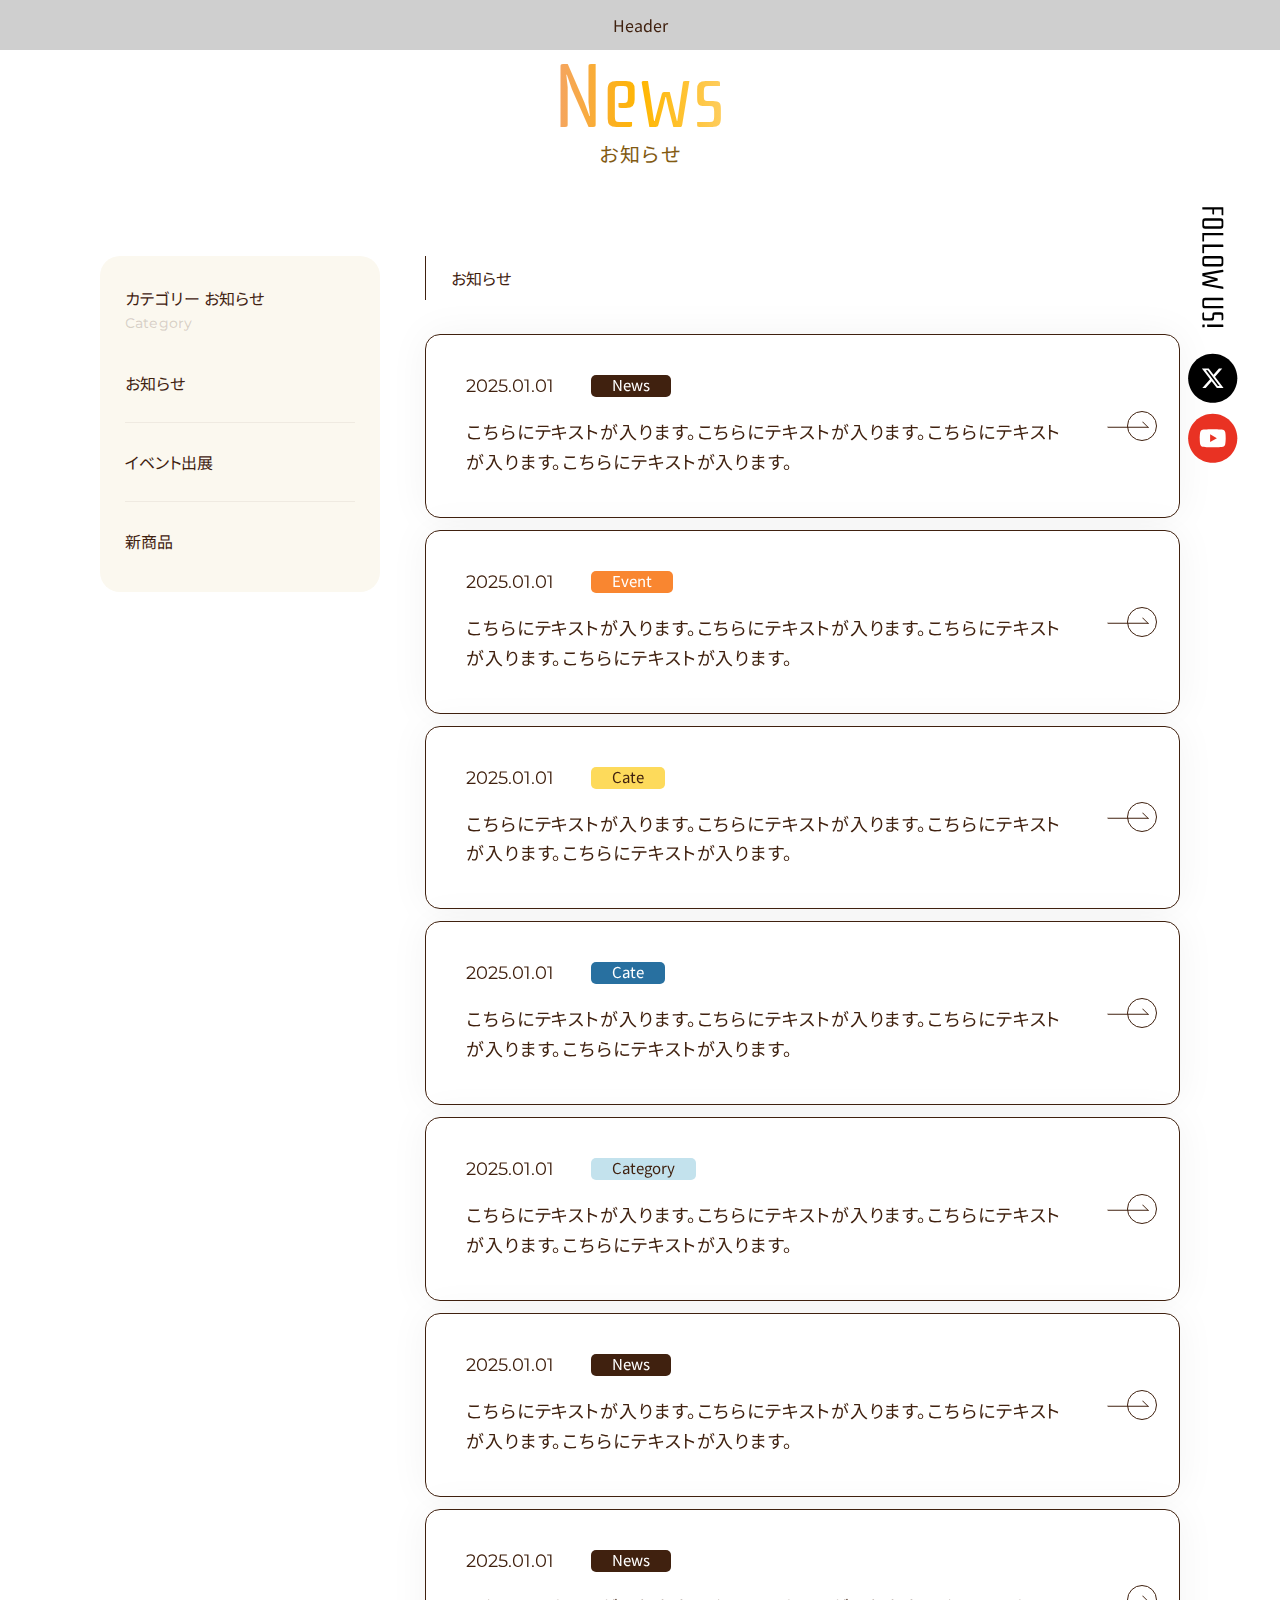
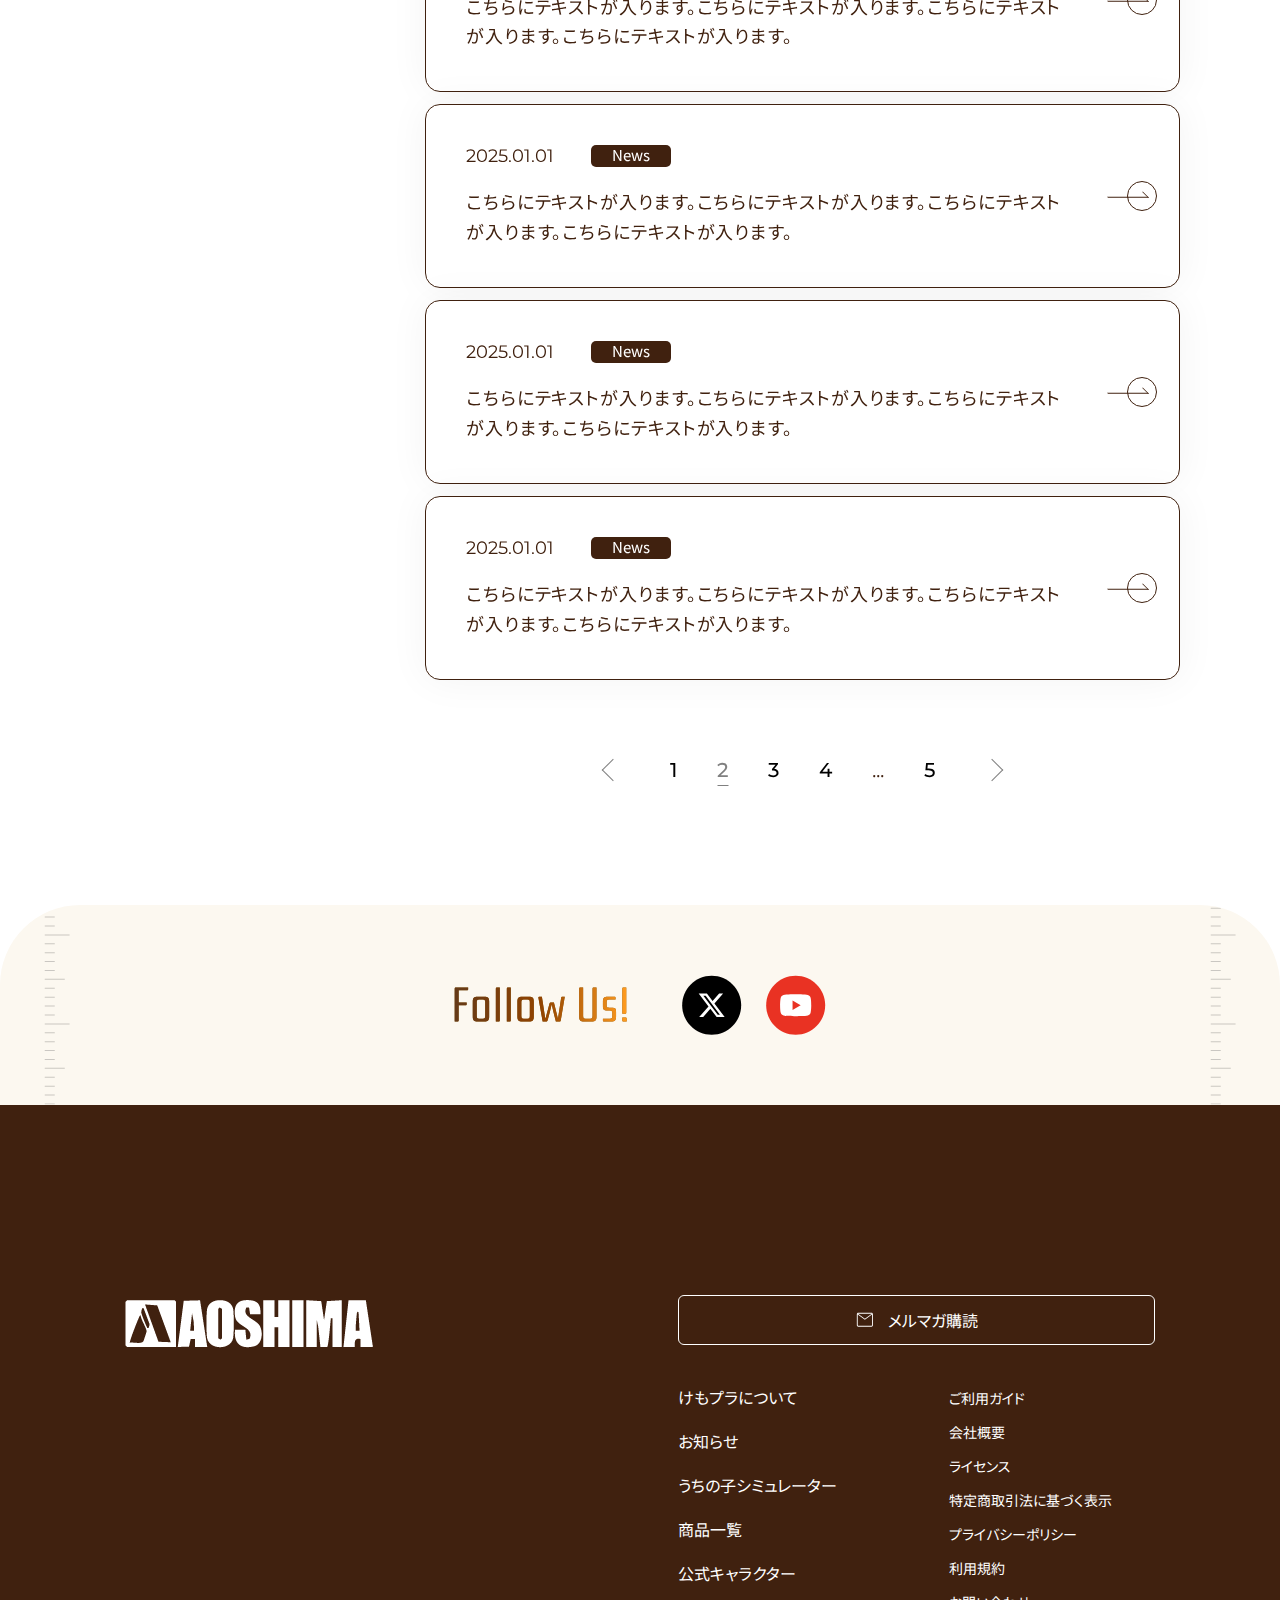
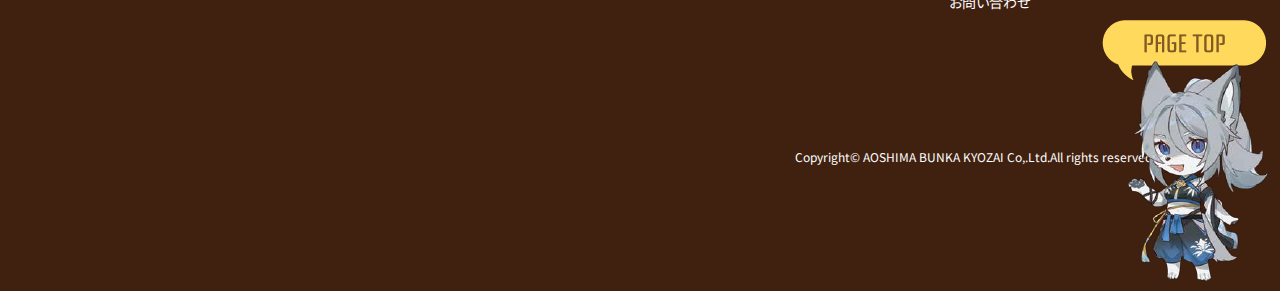
<file: news.html>
<!DOCTYPE html>
<html lang="en">
<head>
  <meta charset="UTF-8" />
  <meta name="viewport" content="width=device-width, initial-scale=1.0" />
  <title>Page News</title>
  <link rel="preconnect" href="https://fonts.googleapis.com">
  <link rel="preconnect" href="https://fonts.gstatic.com" crossorigin>
  <link href="https://fonts.googleapis.com/css2?family=Montserrat:ital,wght@0,100..900;1,100..900&family=Noto+Sans+JP:wght@100..900&family=Rationale&display=swap" rel="stylesheet">
  <link rel="stylesheet" href="css/style.css" />
</head>
<body id="pageNews">

  <header class="header">Header</header>

  <main>
    <div class="c-section-heading heading">
      <h2>News</h2>
      <span>お知らせ</span>
    </div>
    <div class="c-container-02 container">
      <div class="inner">
        <div class="news-category">
          <div class="title">
            <p class="ja">カテゴリー お知らせ</p>
            <span class="f-mont en">Category</span>
          </div>
          <ul class="list">
            <li class="item"><a href="#">お知らせ</a></li>
            <li class="item"><a href="#">イベント出展</a></li>
            <li class="item"><a href="#">新商品</a></li>
          </ul>
        </div>
        <div class="news-content">
          <div class="title">お知らせ</div>
          <div class="list">
            <div class="item">
              <a href="/news-detail.html" class="link">
                <div class="box-head">
                  <span class="f-mont date">2025.01.01</span>
                  <span class="label">News</span>
                </div>
                <h3 class="brief">こちらにテキストが入ります。こちらにテキストが入ります。こちらにテキストが入ります。こちらにテキストが入ります。</h3>
                <span class="arrow"></span>
              </a>
            </div>
            <div class="item">
              <a href="/news-detail.html" class="link">
                <div class="box-head">
                  <span class="f-mont date">2025.01.01</span>
                  <span class="label label--orange">Event</span>
                </div>
                <h3 class="brief">こちらにテキストが入ります。こちらにテキストが入ります。こちらにテキストが入ります。こちらにテキストが入ります。</h3>
                <span class="arrow"></span>
              </a>
            </div>
            <div class="item">
              <a href="/news-detail.html" class="link">
                <div class="box-head">
                  <span class="f-mont date">2025.01.01</span>
                  <span class="label label--yellow">Cate</span>
                </div>
                <h3 class="brief">こちらにテキストが入ります。こちらにテキストが入ります。こちらにテキストが入ります。こちらにテキストが入ります。</h3>
                <span class="arrow"></span>
              </a>
            </div>
            <div class="item">
              <a href="/news-detail.html" class="link">
                <div class="box-head">
                  <span class="f-mont date">2025.01.01</span>
                  <span class="label label--blue">Cate</span>
                </div>
                <h3 class="brief">こちらにテキストが入ります。こちらにテキストが入ります。こちらにテキストが入ります。こちらにテキストが入ります。</h3>
                <span class="arrow"></span>
              </a>
            </div>
            <div class="item">
              <a href="/news-detail.html" class="link">
                <div class="box-head">
                  <span class="f-mont date">2025.01.01</span>
                  <span class="label label--green">Category</span>
                </div>
                <h3 class="brief">こちらにテキストが入ります。こちらにテキストが入ります。こちらにテキストが入ります。こちらにテキストが入ります。</h3>
                <span class="arrow"></span>
              </a>
            </div>
            <div class="item">
              <a href="/news-detail.html" class="link">
                <div class="box-head">
                  <span class="f-mont date">2025.01.01</span>
                  <span class="label">News</span>
                </div>
                <h3 class="brief">こちらにテキストが入ります。こちらにテキストが入ります。こちらにテキストが入ります。こちらにテキストが入ります。</h3>
                <span class="arrow"></span>
              </a>
            </div>
            <div class="item">
              <a href="/news-detail.html" class="link">
                <div class="box-head">
                  <span class="f-mont date">2025.01.01</span>
                  <span class="label">News</span>
                </div>
                <h3 class="brief">こちらにテキストが入ります。こちらにテキストが入ります。こちらにテキストが入ります。こちらにテキストが入ります。</h3>
                <span class="arrow"></span>
              </a>
            </div>
            <div class="item">
              <a href="/news-detail.html" class="link">
                <div class="box-head">
                  <span class="f-mont date">2025.01.01</span>
                  <span class="label">News</span>
                </div>
                <h3 class="brief">こちらにテキストが入ります。こちらにテキストが入ります。こちらにテキストが入ります。こちらにテキストが入ります。</h3>
                <span class="arrow"></span>
              </a>
            </div>
            <div class="item">
              <a href="/news-detail.html" class="link">
                <div class="box-head">
                  <span class="f-mont date">2025.01.01</span>
                  <span class="label">News</span>
                </div>
                <h3 class="brief">こちらにテキストが入ります。こちらにテキストが入ります。こちらにテキストが入ります。こちらにテキストが入ります。</h3>
                <span class="arrow"></span>
              </a>
            </div>
            <div class="item">
              <a href="/news-detail.html" class="link">
                <div class="box-head">
                  <span class="f-mont date">2025.01.01</span>
                  <span class="label">News</span>
                </div>
                <h3 class="brief">こちらにテキストが入ります。こちらにテキストが入ります。こちらにテキストが入ります。こちらにテキストが入ります。</h3>
                <span class="arrow"></span>
              </a>
            </div>
          </div>
        </div>
      </div>
      <div class="c-pagination">
        <span class="arrow arrow-prev"></span>
        <ul class="page">
          <li class="item"><a href="#">1</a></li>
          <li class="item active">2</li>
          <li class="item"><a href="#">3</a></li>
          <li class="item"><a href="#">4</a></li>
          <li class="item dots">...</li>
          <li class="item"><a href="#">5</a></li>
        </ul>
        <span class="arrow arrow-next"></span>
      </div>
    </div>
  </main>

  <footer class="footer">
    <div class="footer-top">
      <ul class="list-sns">
        <li class="item">
          <img loading="lazy" src="./image/common/txt_follow_us.svg" alt="follow us">
        </li>
        <li class="item">
          <a href="#">
            <img loading="lazy" src="./image/common/icon_x.svg" alt="twitter">
          </a>
        </li>
        <li class="item">
          <a href="#">
            <img loading="lazy" src="./image/common/icon_youtube.svg" alt="youtube">
          </a>
        </li>
      </ul>
    </div>
    <div class="footer-bottom">
      <div class="c-container">
        <div class="inner">
          <div class="logo">
            <a href="#">
              <img loading="lazy" src="./image/common/logo.png" alt="aoshima">
            </a>
          </div>
          <div class="info">
            <a href="#" class="btn-email">
              <span class="icon"><img loading="lazy" src="./image/common/icon_email.svg" alt="mail"></span>
              <span class="text">メルマガ購読</span>
            </a>
            <div class="menus">
              <ul class="menu menu-01">
                <li class="item">
                  <a href="#">けもプラについて</a>
                </li>
                <li class="item">
                  <a href="#">お知らせ</a>
                </li>
                <li class="item">
                  <a href="#">うちの子シミュレーター</a>
                </li>
                <li class="item">
                  <a href="#">商品一覧</a>
                </li>
                <li class="item">
                  <a href="#">公式キャラクター</a>
                </li>
              </ul>
              <ul class="menu menu-02">
                <li class="item">
                  <a href="#">ご利用ガイド</a>
                </li>
                <li class="item">
                  <a href="#">会社概要</a>
                </li>
                <li class="item">
                  <a href="#">ライセンス</a>
                </li>
                <li class="item">
                  <a href="#">特定商取引法に基づく表示</a>
                </li>
                <li class="item">
                  <a href="#">プライバシーポリシー</a>
                </li>
                <li class="item">
                  <a href="#">利用規約</a>
                </li>
                <li class="item">
                  <a href="#">お問い合わせ</a>
                </li>
              </ul>
            </div>
            <p class="copy-right">Copyright© AOSHIMA BUNKA KYOZAI <br class="sp">Co,.Ltd.All rights reserved.</p>
          </div>
        </div>
      </div>
    </div>
    <div class="js_page_to_top page-to-top">
      <img loading="lazy" src="./image/common/img_page_to_top.png" alt="page to top">
    </div>
  </footer>

  <div class="c-follow-us">
    <div class="item">
      <img loading="lazy" src="./image/common/txt_follow_us_2.svg" alt="follow us">
    </div>
    <div class="item">
      <a href="#" class="link">
        <img loading="lazy" src="./image/common/icon_x.svg" alt="twitter">
      </a>
    </div>
    <div class="item">
      <a href="#" class="link">
        <img loading="lazy" src="./image/common/icon_youtube.svg" alt="youtube">
      </a>
    </div>
  </div>

  <script src="https://cdnjs.cloudflare.com/ajax/libs/jquery/3.7.1/jquery.min.js"></script>
  <script src="./js/common.js"></script>

</body>
</html>
</file>
<file: css/standalone.css>
/*
ATTENTION! Please do not modify this file, it's auto-generated and all your changes will be lost.
The complete list of files it's generated from:
design/themes/boilerplate/css/../lib/jqueryui/1.10.1/jqueryui.less
design/themes/cs-cart.com/css/bootstrap.custom.less
design/themes/cs-cart.com/css/icons.custom.less
design/themes/cs-cart.com/css/styles.custom.less
design/themes/cs-cart.com/css/styles.custom.dialog.less
design/themes/cs-cart.com/css/main.less
design/themes/cs-cart.com/css/lib/select2/select2.min.css
design/themes/cs-cart.com/css/addons/ecommerce_articles/styles.less
design/themes/cs-cart.com/css/addons/second_level_menu/styles.css
design/themes/cs-cart.com/css/addons/megamenu/index.less
design/themes/cs-cart.com/css/addons/menu_api/menu.css
design/themes/cs-cart.com/css/addons/success_stories/styles.less
design/themes/cs-cart.com/css/addons/success_stories/success_stories_block.less
design/themes/boilerplate/css/addons/hybrid_auth/styles.less
design/themes/cs-cart.com/css/addons/tilda_pages/styles.less
design/themes/cs-cart.com/css/addons/static_pages/styles.css
design/themes/cs-cart.com/css/addons/static_pages/mv_icons.css
*/


.select2-container{box-sizing:border-box;display:inline-block;margin:0;position:relative;vertical-align:middle}.select2-container .select2-selection--single{box-sizing:border-box;cursor:pointer;display:block;height:28px;user-select:none;-webkit-user-select:none}.select2-container .select2-selection--single .select2-selection__rendered{display:block;padding-left:8px;padding-right:20px;overflow:hidden;text-overflow:ellipsis;white-space:nowrap}.select2-container .select2-selection--single .select2-selection__clear{position:relative}.select2-container[dir="rtl"] .select2-selection--single .select2-selection__rendered{padding-right:8px;padding-left:20px}.select2-container .select2-selection--multiple{box-sizing:border-box;cursor:pointer;display:block;min-height:32px;user-select:none;-webkit-user-select:none}.select2-container .select2-selection--multiple .select2-selection__rendered{display:inline-block;overflow:hidden;padding-left:8px;text-overflow:ellipsis;white-space:nowrap}.select2-container .select2-search--inline{float:left}.select2-container .select2-search--inline .select2-search__field{box-sizing:border-box;border:none;font-size:100%;margin-top:5px;padding:0}.select2-container .select2-search--inline .select2-search__field::-webkit-search-cancel-button{-webkit-appearance:none}.select2-dropdown{background-color:white;border:1px solid #aaa;border-radius:4px;box-sizing:border-box;display:block;position:absolute;left:-100000px;width:100%;z-index:1051}.select2-results{display:block}.select2-results__options{list-style:none;margin:0;padding:0}.select2-results__option{padding:6px;user-select:none;-webkit-user-select:none}.select2-results__option[aria-selected]{cursor:pointer}.select2-container--open .select2-dropdown{left:0}.select2-container--open .select2-dropdown--above{border-bottom:none;border-bottom-left-radius:0;border-bottom-right-radius:0}.select2-container--open .select2-dropdown--below{border-top:none;border-top-left-radius:0;border-top-right-radius:0}.select2-search--dropdown{display:block;padding:4px}.select2-search--dropdown .select2-search__field{padding:4px;width:100%;box-sizing:border-box}.select2-search--dropdown .select2-search__field::-webkit-search-cancel-button{-webkit-appearance:none}.select2-search--dropdown.select2-search--hide{display:none}.select2-close-mask{border:0;margin:0;padding:0;display:block;position:fixed;left:0;top:0;min-height:100%;min-width:100%;height:auto;width:auto;opacity:0;z-index:99;background-color:#fff;filter:alpha(opacity=0)}.select2-hidden-accessible{border:0 !important;clip:rect(0 0 0 0) !important;-webkit-clip-path:inset(50%) !important;clip-path:inset(50%) !important;height:1px !important;overflow:hidden !important;padding:0 !important;position:absolute !important;width:1px !important;white-space:nowrap !important}.select2-container--default .select2-selection--single{background-color:#fff;border:1px solid #aaa;border-radius:4px}.select2-container--default .select2-selection--single .select2-selection__rendered{color:#444;line-height:28px}.select2-container--default .select2-selection--single .select2-selection__clear{cursor:pointer;float:right;font-weight:bold}.select2-container--default .select2-selection--single .select2-selection__placeholder{color:#999}.select2-container--default .select2-selection--single .select2-selection__arrow{height:26px;position:absolute;top:1px;right:1px;width:20px}.select2-container--default .select2-selection--single .select2-selection__arrow b{border-color:#888 transparent transparent transparent;border-style:solid;border-width:5px 4px 0 4px;height:0;left:50%;margin-left:-4px;margin-top:-2px;position:absolute;top:50%;width:0}.select2-container--default[dir="rtl"] .select2-selection--single .select2-selection__clear{float:left}.select2-container--default[dir="rtl"] .select2-selection--single .select2-selection__arrow{left:1px;right:auto}.select2-container--default.select2-container--disabled .select2-selection--single{background-color:#eee;cursor:default}.select2-container--default.select2-container--disabled .select2-selection--single .select2-selection__clear{display:none}.select2-container--default.select2-container--open .select2-selection--single .select2-selection__arrow b{border-color:transparent transparent #888 transparent;border-width:0 4px 5px 4px}.select2-container--default .select2-selection--multiple{background-color:white;border:1px solid #aaa;border-radius:4px;cursor:text}.select2-container--default .select2-selection--multiple .select2-selection__rendered{box-sizing:border-box;list-style:none;margin:0;padding:0 5px;width:100%}.select2-container--default .select2-selection--multiple .select2-selection__rendered li{list-style:none}.select2-container--default .select2-selection--multiple .select2-selection__clear{cursor:pointer;float:right;font-weight:bold;margin-top:5px;margin-right:10px;padding:1px}.select2-container--default .select2-selection--multiple .select2-selection__choice{background-color:#e4e4e4;border:1px solid #aaa;border-radius:4px;cursor:default;float:left;margin-right:5px;margin-top:5px;padding:0 5px}.select2-container--default .select2-selection--multiple .select2-selection__choice__remove{color:#999;cursor:pointer;display:inline-block;font-weight:bold;margin-right:2px}.select2-container--default .select2-selection--multiple .select2-selection__choice__remove:hover{color:#333}.select2-container--default[dir="rtl"] .select2-selection--multiple .select2-selection__choice,.select2-container--default[dir="rtl"] .select2-selection--multiple .select2-search--inline{float:right}.select2-container--default[dir="rtl"] .select2-selection--multiple .select2-selection__choice{margin-left:5px;margin-right:auto}.select2-container--default[dir="rtl"] .select2-selection--multiple .select2-selection__choice__remove{margin-left:2px;margin-right:auto}.select2-container--default.select2-container--focus .select2-selection--multiple{border:solid black 1px;outline:0}.select2-container--default.select2-container--disabled .select2-selection--multiple{background-color:#eee;cursor:default}.select2-container--default.select2-container--disabled .select2-selection__choice__remove{display:none}.select2-container--default.select2-container--open.select2-container--above .select2-selection--single,.select2-container--default.select2-container--open.select2-container--above .select2-selection--multiple{border-top-left-radius:0;border-top-right-radius:0}.select2-container--default.select2-container--open.select2-container--below .select2-selection--single,.select2-container--default.select2-container--open.select2-container--below .select2-selection--multiple{border-bottom-left-radius:0;border-bottom-right-radius:0}.select2-container--default .select2-search--dropdown .select2-search__field{border:1px solid #aaa}.select2-container--default .select2-search--inline .select2-search__field{background:transparent;border:none;outline:0;box-shadow:none;-webkit-appearance:textfield}.select2-container--default .select2-results>.select2-results__options{max-height:200px;overflow-y:auto}.select2-container--default .select2-results__option[role=group]{padding:0}.select2-container--default .select2-results__option[aria-disabled=true]{color:#999}.select2-container--default .select2-results__option[aria-selected=true]{background-color:#ddd}.select2-container--default .select2-results__option .select2-results__option{padding-left:1em}.select2-container--default .select2-results__option .select2-results__option .select2-results__group{padding-left:0}.select2-container--default .select2-results__option .select2-results__option .select2-results__option{margin-left:-1em;padding-left:2em}.select2-container--default .select2-results__option .select2-results__option .select2-results__option .select2-results__option{margin-left:-2em;padding-left:3em}.select2-container--default .select2-results__option .select2-results__option .select2-results__option .select2-results__option .select2-results__option{margin-left:-3em;padding-left:4em}.select2-container--default .select2-results__option .select2-results__option .select2-results__option .select2-results__option .select2-results__option .select2-results__option{margin-left:-4em;padding-left:5em}.select2-container--default .select2-results__option .select2-results__option .select2-results__option .select2-results__option .select2-results__option .select2-results__option .select2-results__option{margin-left:-5em;padding-left:6em}.select2-container--default .select2-results__option--highlighted[aria-selected]{background-color:#5897fb;color:white}.select2-container--default .select2-results__group{cursor:default;display:block;padding:6px}.select2-container--classic .select2-selection--single{background-color:#f7f7f7;border:1px solid #aaa;border-radius:4px;outline:0;background-image:-webkit-linear-gradient(top, #fff 50%, #eee 100%);background-image:-o-linear-gradient(top, #fff 50%, #eee 100%);background-image:linear-gradient(to bottom, #fff 50%, #eee 100%);background-repeat:repeat-x;filter:progid:DXImageTransform.Microsoft.gradient(startColorstr='#FFFFFFFF', endColorstr='#FFEEEEEE', GradientType=0)}.select2-container--classic .select2-selection--single:focus{border:1px solid #5897fb}.select2-container--classic .select2-selection--single .select2-selection__rendered{color:#444;line-height:28px}.select2-container--classic .select2-selection--single .select2-selection__clear{cursor:pointer;float:right;font-weight:bold;margin-right:10px}.select2-container--classic .select2-selection--single .select2-selection__placeholder{color:#999}.select2-container--classic .select2-selection--single .select2-selection__arrow{background-color:#ddd;border:none;border-left:1px solid #aaa;border-top-right-radius:4px;border-bottom-right-radius:4px;height:26px;position:absolute;top:1px;right:1px;width:20px;background-image:-webkit-linear-gradient(top, #eee 50%, #ccc 100%);background-image:-o-linear-gradient(top, #eee 50%, #ccc 100%);background-image:linear-gradient(to bottom, #eee 50%, #ccc 100%);background-repeat:repeat-x;filter:progid:DXImageTransform.Microsoft.gradient(startColorstr='#FFEEEEEE', endColorstr='#FFCCCCCC', GradientType=0)}.select2-container--classic .select2-selection--single .select2-selection__arrow b{border-color:#888 transparent transparent transparent;border-style:solid;border-width:5px 4px 0 4px;height:0;left:50%;margin-left:-4px;margin-top:-2px;position:absolute;top:50%;width:0}.select2-container--classic[dir="rtl"] .select2-selection--single .select2-selection__clear{float:left}.select2-container--classic[dir="rtl"] .select2-selection--single .select2-selection__arrow{border:none;border-right:1px solid #aaa;border-radius:0;border-top-left-radius:4px;border-bottom-left-radius:4px;left:1px;right:auto}.select2-container--classic.select2-container--open .select2-selection--single{border:1px solid #5897fb}.select2-container--classic.select2-container--open .select2-selection--single .select2-selection__arrow{background:transparent;border:none}.select2-container--classic.select2-container--open .select2-selection--single .select2-selection__arrow b{border-color:transparent transparent #888 transparent;border-width:0 4px 5px 4px}.select2-container--classic.select2-container--open.select2-container--above .select2-selection--single{border-top:none;border-top-left-radius:0;border-top-right-radius:0;background-image:-webkit-linear-gradient(top, #fff 0%, #eee 50%);background-image:-o-linear-gradient(top, #fff 0%, #eee 50%);background-image:linear-gradient(to bottom, #fff 0%, #eee 50%);background-repeat:repeat-x;filter:progid:DXImageTransform.Microsoft.gradient(startColorstr='#FFFFFFFF', endColorstr='#FFEEEEEE', GradientType=0)}.select2-container--classic.select2-container--open.select2-container--below .select2-selection--single{border-bottom:none;border-bottom-left-radius:0;border-bottom-right-radius:0;background-image:-webkit-linear-gradient(top, #eee 50%, #fff 100%);background-image:-o-linear-gradient(top, #eee 50%, #fff 100%);background-image:linear-gradient(to bottom, #eee 50%, #fff 100%);background-repeat:repeat-x;filter:progid:DXImageTransform.Microsoft.gradient(startColorstr='#FFEEEEEE', endColorstr='#FFFFFFFF', GradientType=0)}.select2-container--classic .select2-selection--multiple{background-color:white;border:1px solid #aaa;border-radius:4px;cursor:text;outline:0}.select2-container--classic .select2-selection--multiple:focus{border:1px solid #5897fb}.select2-container--classic .select2-selection--multiple .select2-selection__rendered{list-style:none;margin:0;padding:0 5px}.select2-container--classic .select2-selection--multiple .select2-selection__clear{display:none}.select2-container--classic .select2-selection--multiple .select2-selection__choice{background-color:#e4e4e4;border:1px solid #aaa;border-radius:4px;cursor:default;float:left;margin-right:5px;margin-top:5px;padding:0 5px}.select2-container--classic .select2-selection--multiple .select2-selection__choice__remove{color:#888;cursor:pointer;display:inline-block;font-weight:bold;margin-right:2px}.select2-container--classic .select2-selection--multiple .select2-selection__choice__remove:hover{color:#555}.select2-container--classic[dir="rtl"] .select2-selection--multiple .select2-selection__choice{float:right;margin-left:5px;margin-right:auto}.select2-container--classic[dir="rtl"] .select2-selection--multiple .select2-selection__choice__remove{margin-left:2px;margin-right:auto}.select2-container--classic.select2-container--open .select2-selection--multiple{border:1px solid #5897fb}.select2-container--classic.select2-container--open.select2-container--above .select2-selection--multiple{border-top:none;border-top-left-radius:0;border-top-right-radius:0}.select2-container--classic.select2-container--open.select2-container--below .select2-selection--multiple{border-bottom:none;border-bottom-left-radius:0;border-bottom-right-radius:0}.select2-container--classic .select2-search--dropdown .select2-search__field{border:1px solid #aaa;outline:0}.select2-container--classic .select2-search--inline .select2-search__field{outline:0;box-shadow:none}.select2-container--classic .select2-dropdown{background-color:#fff;border:1px solid transparent}.select2-container--classic .select2-dropdown--above{border-bottom:none}.select2-container--classic .select2-dropdown--below{border-top:none}.select2-container--classic .select2-results>.select2-results__options{max-height:200px;overflow-y:auto}.select2-container--classic .select2-results__option[role=group]{padding:0}.select2-container--classic .select2-results__option[aria-disabled=true]{color:grey}.select2-container--classic .select2-results__option--highlighted[aria-selected]{background-color:#3875d7;color:#fff}.select2-container--classic .select2-results__group{cursor:default;display:block;padding:6px}.select2-container--classic.select2-container--open .select2-dropdown{border-color:#5897fb}

.top-menu a {
    color: #fff;
}

.top-menu__list {
    list-style: none;
    margin: 0;
    padding: 0;
}

@media (min-width: 767px) {
    .header-margin-wrapper {
        padding-bottom: 60px;
    }

    /* dropdown submenu */
    .top-menu__list-item.top-menu__list-item--dropdown {
        position: relative;
        border-radius: 3px;
        margin-bottom: 0;
    }

    .top-menu__list-item.top-menu__list-item--dropdown.is-active.has-subitems:last-child {
        margin-bottom: 50px;
    }

    .top-menu__list-item.top-menu__list-item--dropdown .top-menu__submenu-item {
        display: list-item;
        height: auto;
        position: relative;
        border-top: 1px solid transparent;
        border-bottom: 1px solid transparent;
        margin-bottom: 3px;
    }

    .top-menu__list-item.top-menu__list-item--dropdown .top-menu__submenu-item a {
        height: auto;
        padding: 3px 15px;
    }

    .top-menu__list-item--dropdown .top-menu__list-a {
        z-index: 11;
        position: relative;
    }

    .top-menu__submenu.top-menu__submenu--dropdown ul {
        height: auto;
        padding: 0;
        text-align: left;
    }

    .top-menu__submenu-item.top-menu__submenu-item--dropdown {
        display: list-item;
        height: auto;
        position: relative;
        border-top: 1px solid transparent;
        border-bottom: 1px solid transparent;
        margin-bottom: 3px;
    }

    .top-menu__list-item.top-menu__list-item--dropdown {
        z-index: 6;
    }

    .top-menu__list-item.top-menu__list-item--dropdown:hover .top-menu__list-a {
        background-color: #f9f9fa;
        color: #304358;
    }

    .top-menu__submenu.top-menu__submenu--dropdown {
        top: 34px;
        width: 190px;
        height: auto;
        padding: 5px 0;
        background: #f9f9fa;
        border-bottom: 0;
        border-radius: 0 3px 3px 3px;
        -webkit-box-shadow: 0 5px 5px rgba(0, 0, 0, 0.19);
        box-shadow: 0 5px 5px rgba(0, 0, 0, 0.19);
    }

    /* inline submenu */
    .top-menu__list-item.top-menu__list-item--inline.is-active > .top-menu__submenu {
        display: block;
    }

    .top-menu__list-item--dropdown + .top-menu__list-item--inline {
        margin-left: 0;
    }
}

.top-menu__list-item {
    position: static;
    float: left;
    margin-left: 5px;
    text-transform: uppercase;
    cursor: pointer;
}

.top-menu__list-item:hover > .top-menu__submenu {
    display: block;
    z-index: 10;
}

.top-menu__list-item.is-active > a,
.top-menu__submenu-item.is-active {
    font-weight: 700;
}

.top-menu__list-item > a {
            border-radius: 3px;
}

.top-menu__list-item > a:hover {
    background: #f9f9fa;
    color: #304358;
}

.top-menu__submenu-item:hover > a {
    color: #f35353;
}

.top-menu__list-item:last-child .top-menu__submenu {
    left: auto;
    right: 0;
}

.top-menu__list-item:last-child .top-menu__submenu-item.top-menu__submenu-lvl3:hover .top-menu__submenu {
    left: -190px;
            border-radius: 3px;
}

.top-menu__list-item:last-child .top-menu__submenu-lvl3 .top-menu__submenu-item {
    text-align: left;
}


@media screen and (max-width: 767px) {
    .top-menu__list-item > a:hover {
        background: transparent;
    }

    .second-level-menu-wrapper {
        display: none;
    }
}

.has-subitems:last-child > .top-menu__submenu {
            border-radius: 3px;
}

@media screen and (max-width: 767px){
    .has-subitems:nth-child(3) > .top-menu__submenu  {
        width: auto !important;
        left: 0px !important;
    }
}

.top-menu__list-item.is-active > a,
.top-menu__submenu-item.is-active {
    font-weight: 700;
}

i.top-menu__list-a {
    display: inline-block;
    padding: 8px 15px 7px;
}

@media screen and (max-width: 1024px) {
    .top-menu__list-a {
        padding: 8px 4px 7px;
    }
}

.top-menu__list-item:hover > .top-menu__submenu {
    display: block;
    z-index: 10;
}

.top-menu__submenu {
    display: none;
    left: 0;
    top: 100%;
    margin: 0;
    width: 100%;
    height: 60px;
    background: #fff;
    border-bottom: 1px solid #f4f5f7;
    z-index: 5;
    opacity: .99;
}

.top-menu__submenu .top-menu__submenu--items-container {
    max-width: 1200px;
    height: 100%;

    margin: 0 auto;

    padding: 0;
        padding-right: 20px;

    list-style: none;
    text-align: right;
}

@media (max-width: 1280px) {
    .top-menu__submenu .top-menu__submenu--items-container {
        padding-right: 0px;

        padding: 0 20px;
    }

    .second-level-menu-wrapper {
        padding: 0;
    }

    .top-menu {
        padding: 0;
    }

    .top-menu__collapse {
        padding: 0;
    }
}

@media (max-width: 915px) {
    .top-menu__submenu .top-menu__submenu--items-container {
        padding: 0 10px;
    }
}

.top-menu__submenu a {
    display: block;
    padding: 3px 20px 3px 15px;
    color: #5f6d7c;
    text-transform: none;
}

.top-menu__list-item.is-active > a,
.top-menu__submenu-item.is-active {
    font-weight: 700;
}

.top-menu__submenu-item:hover > a {
    color: #f35353;
}

.top-menu__list-item:last-child .top-menu__submenu {
    left: auto;
    right: 0;
}
.top-menu__list-item:last-child .top-menu__submenu-item.top-menu__submenu-lvl3:hover .top-menu__submenu {
    left: -190px;
            border-radius: 3px;
}
.top-menu__list-item:last-child .top-menu__submenu-lvl3 .top-menu__submenu-item {
    text-align: left;
}

.top-menu__submenu-item {
    display: inline-block;
    height: 100%;
}

.top-menu__submenu-item a {
    height: 100%;
    padding: 18px 10px;
    box-sizing: border-box;
}

.top-menu__submenu-lvl3 .top-menu__submenu {
    display: block;
    position: static;
    width: auto;
    background: none;
            border-radius: 0;
    -webkit-box-shadow: none;
            box-shadow: none;
}
.has-subitems:last-child > .top-menu__submenu {
            border-radius: 3px;
}
.top-menu__submenu-lvl3 {
    display: inline-block;
    margin: 10px 10px 0 0;
    vertical-align: top;
}
.top-menu__submenu .top-menu__submenu-lvl3:last-child {
    margin-right: 0;
}
.top-menu__submenu-lvl3 > a {
    font-weight: bold;
    color: #304358 !important;
    cursor: default;
}
.top-menu__list-item:last-child .top-menu__submenu-lvl3 .top-menu__submenu-item {
    text-align: left;
}

.top-menu__submenu-item {
    display: inline-block;
    height: 100%;
}

.top-menu__submenu-item a {
    height: 100%;
    padding: 18px 0px;
    padding-left: 7px;
    box-sizing: border-box;
}

.nav > li.top-menu__list-item--inline {
    position: static;
}

.navbar-collapse .top-menu__second-navbar {
    float: none;
}

.navbar-collapse .top-menu__second-navbar .top-menu__list-item {
    float: none;
}

@media (max-width: 1199px) {
    .top-menu__second-navbar a {
        font-size: 12px;
    }
}

@media (max-width: 991px) {
    .top-menu__second-navbar a {
        font-size: 10px;
        padding: 14px 0px;
        padding-left: 5px;
    }

    .top-menu__second-navbar .top-menu__submenu {
        height: auto;
    }
}

@media (max-width: 788px) {
    .top-menu__second-navbar a {
        font-size: 9px;
    }
}
:root {
    --text-primary: #1a2033;
    --text-tertiary: #a0aec3;
    --text-secondary: #6f7c8e;
    --text-color-white: #f6fafd;
    --text-accent-links: #0085ff;
    --text-subheader: #8493a9;

    --background-modal: #16234d;
    --background-brand: #1d9ff8;
    --background-accent-gradient: linear-gradient(118.94deg, #7381fd -12.54%, #76c7ff 105.75%);
    --background-global: #f6fafd;
    --background-footer: #0f2c4d;

    --border-color: #e0e6ef;

    --cells-hovered: #f3fafe;
    --cells-border-radius: 10px;

    --max-header-width: 1440px;

    --submenu-item-transition-properties: background-color 0.2s ease-in-out, color 0.2s ease-in-out;
}

/* ===================== */
/*         FONTS         */
/* ===================== */
@font-face {
    font-family: 'Gilroy';
    src: url('../../../../../../../../design/themes/cs-cart.com/media/fonts/addons/menu_api/Gilroy/Gilroy-ExtraBold.eot?1750317190');
    src: url('../../../../../../../../design/themes/cs-cart.com/media/fonts/addons/menu_api/Gilroy/Gilroy-ExtraBold.eot?1750317190#iefix') format('embedded-opentype'),
        url('../../../../../../../../design/themes/cs-cart.com/media/fonts/addons/menu_api/Gilroy/Gilroy-ExtraBold.woff?1750317190') format('woff'),
        url('../../../../../../../../design/themes/cs-cart.com/media/fonts/addons/menu_api/Gilroy/Gilroy-ExtraBold.ttf?1750317190') format('truetype');
    font-style: normal;
    font-weight: 800;
    font-display: swap;
}

@font-face {
    font-family: 'Gilroy';
    src: url('../../../../../../../../design/themes/cs-cart.com/media/fonts/addons/menu_api/Gilroy/Gilroy-Bold.eot?1750317190');
    src: url('../../../../../../../../design/themes/cs-cart.com/media/fonts/addons/menu_api/Gilroy/Gilroy-Bold.eot?1750317190#iefix') format('embedded-opentype'),
        url('../../../../../../../../design/themes/cs-cart.com/media/fonts/addons/menu_api/Gilroy/Gilroy-Bold.woff?1750317190') format('woff'),
        url('../../../../../../../../design/themes/cs-cart.com/media/fonts/addons/menu_api/Gilroy/Gilroy-Bold.ttf?1750317190') format('truetype');
    font-style: normal;
    font-weight: 700;
    font-display: swap;
}

@font-face {
    font-family: 'Gilroy';
    src: url('../../../../../../../../design/themes/cs-cart.com/media/fonts/addons/menu_api/Gilroy/Gilroy-Medium.eot?1750317190');
    src: url('../../../../../../../../design/themes/cs-cart.com/media/fonts/addons/menu_api/Gilroy/Gilroy-Medium.eot?1750317190#iefix') format('embedded-opentype'),
        url('../../../../../../../../design/themes/cs-cart.com/media/fonts/addons/menu_api/Gilroy/Gilroy-Medium.woff?1750317190') format('woff'),
        url('../../../../../../../../design/themes/cs-cart.com/media/fonts/addons/menu_api/Gilroy/Gilroy-Medium.ttf?1750317190') format('truetype');
    font-style: normal;
    font-weight: 500;
    font-display: swap;
}

@font-face {
    font-family: 'Gilroy';
    src: url('../../../../../../../../design/themes/cs-cart.com/media/fonts/addons/menu_api/Gilroy/Gilroy-Regular.eot?1750317190');
    src: url('../../../../../../../../design/themes/cs-cart.com/media/fonts/addons/menu_api/Gilroy/Gilroy-Regular.eot?1750317190#iefix') format('embedded-opentype'),
        url('../../../../../../../../design/themes/cs-cart.com/media/fonts/addons/menu_api/Gilroy/Gilroy-Regular.woff?1750317190') format('woff'),
        url('../../../../../../../../design/themes/cs-cart.com/media/fonts/addons/menu_api/Gilroy/Gilroy-Regular.ttf?1750317190') format('truetype');
    font-style: normal;
    font-weight: 400;
    font-display: swap;
}
/* ===================== */
/*         FONTS         */
/* ===================== */

/* ===================== */
/*        ASSETS         */
/* ===================== */

body:has(.mobile-menu-active) {
    overflow: hidden;
}

loader {
    -webkit-animation-duration: 1s;
    animation-duration: 1s;
    -webkit-animation-fill-mode: forwards;
    animation-fill-mode: forwards;
    -webkit-animation-iteration-count: infinite;
    animation-iteration-count: infinite;
    -webkit-animation-name: placeHolderShimmer;
    animation-name: placeHolderShimmer;
    -webkit-animation-timing-function: linear;
    animation-timing-function: linear;
    background: #f6f7f8;
    background: -o-linear-gradient(left, #eeeeee 8%, #dddddd 18%, #eeeeee 33%);
    background: -webkit-gradient(
        linear,
        left top,
        right top,
        color-stop(8%, #eeeeee),
        color-stop(18%, #dddddd),
        color-stop(33%, #eeeeee)
    );
    background: linear-gradient(to right, #eeeeee 8%, #dddddd 18%, #eeeeee 33%);
    background-size: 1000px 104px;
    width: 150px;
    height: 16px;
    position: relative;
    overflow: hidden;
    margin: 0 15px;
    border-radius: 4px;
    pointer-events: none;
}

line {
    position: absolute;
    bottom: 0;
    width: 100px;
    height: 2px;
    z-index: 9999;
    background: var(--background-brand);
    border-radius: 1px;
    pointer-events: none;
    opacity: 0;
}
/* ===================== */
/*        ASSETS         */
/* ===================== */

/* ===================== */
/*        GENERAL        */
/* ===================== */
#t-header,
#t-footer {
    display: none;
}

#t-header .header {
    position: fixed;
}

#tygh_footer {
    padding: 0;
}

.block-footer-menu.block-footer-menu:before,
.block-footer-menu.block-footer-menu.opened:before {
    content: '';
    position: static;
}

.page-container > .header {
    position: sticky !important;
    position: -webkit-sticky !important;
    top: 0;
    padding-top: 0 !important;
    background-color: #ffffff !important;
    z-index: 999;
    padding: 0;
    -webkit-box-shadow: 0px 20px 30px rgba(47, 101, 181, 0.08) !important;
    box-shadow: 0px 20px 30px rgba(47, 101, 181, 0.08) !important;
}

.page-container > .header > .header-grid > .row {
    display: -webkit-box;
    display: -ms-flexbox;
    display: flex;
    -webkit-box-align: center;
    -ms-flex-align: center;
    align-items: center;
    max-width: var(--max-header-width);
    margin: 0 auto;
}

.page-container > .header > .header-grid {
    width: 100%;
    text-align: unset;
    max-width: unset;
    background: #ffffff;
    -webkit-box-shadow: 0px 20px 30px rgba(47, 101, 181, 0.08) !important;
    box-shadow: 0px 20px 30px rgba(47, 101, 181, 0.08) !important;
}

.header {
    width: 100%;
    height: 100px;
    top: 0;
    z-index: 99999;
    position: sticky;
    background: #ffffff;
}

.header * {
    -webkit-box-sizing: border-box;
    box-sizing: border-box;
}

#allrecords .header .cscart_logo_link,
.header .cscart_logo_link {
    padding: 0;
    margin-right: 60px;
}

.header .cscart_logo_link svg {
    pointer-events: none;
}

.header__container {
    width: 100%;
    height: 100px;
    position: absolute;
    z-index: 9998;
    padding: 0 60px;
    background: #ffffff;
    -webkit-box-shadow: 0px 20px 30px 0px rgba(47, 101, 181, 0.08);
    box-shadow: 0px 20px 30px 0px rgba(47, 101, 181, 0.08);
}

.header__menu-container {
    display: flex;
    align-items: center;
    position: relative;
    width: 100%;
}

.header__menu-block {
    height: 100px;
    width: 100%;
    display: flex;
    align-items: center;
}

.header__menu-container .header__menu-block > .block-main-menu {
    display: none;
}

.header__menu-container .header__menu-block > svg {
    display: none;
}

#allrecords .header__menu-container .header__menu-block > a a,
.header__menu-container .header__menu-block > a a,
#allrecords .header__menu-container .header__menu-block > span a,
.header__menu-container .header__menu-block > span a,
#allrecords .header__menu-container .header__menu-block > a div,
.header__menu-container .header__menu-block > a div,
#allrecords .header__menu-container .header__menu-block > span div,
.header__menu-container .header__menu-block > span div {
    opacity: 0;
}

#allrecords .header__menu-container .header__menu-block > a,
.header__menu-container .header__menu-block > a,
#allrecords .header__menu-container .header__menu-block > span,
.header__menu-container .header__menu-block > span {
    font: normal 700 16px /24px Gilroy;
    padding: 42px 15px;
    text-decoration: none;
    will-change: color;
    color: var(--text-primary);
    white-space: nowrap;
    -webkit-transition: color 0.2s ease-in-out;
    -o-transition: color 0.2s ease-in-out;
    transition: color 0.2s ease-in-out;
}

#allrecords .header__menu-container .header__menu-block > a:hover,
.header__menu-container .header__menu-block > a:hover,
#allrecords .header__menu-container .header__menu-block > span:hover,
.header__menu-container .header__menu-block > span:hover {
    color: var(--background-brand);
    -webkit-transition: color 0.2s ease-in-out;
    -o-transition: color 0.2s ease-in-out;
    transition: color 0.2s ease-in-out;
}

.header__menu-container .header__menu-block > .has-submenu {
    cursor: default;
}

.header__menu-container .header__menu-block > .has-submenu::after {
    content: '';
    display: inline-block;
    width: 7px;
    height: 7px;
    border-right: 1px solid var(--text-primary);
    border-bottom: 1px solid var(--text-primary);
    -webkit-transform: rotate(45deg);
    -ms-transform: rotate(45deg);
    transform: rotate(45deg);
    margin: 0 0 2px 7px;
    will-change: transform, margin, border-right, border-bottom;
    -webkit-transition: margin 0.3s ease-in-out, border-right 0.3s ease-in-out, border-bottom 0.3s ease-in-out,
        -webkit-transform 0.3s ease-in-out;
    transition: margin 0.3s ease-in-out, border-right 0.3s ease-in-out, border-bottom 0.3s ease-in-out,
        -webkit-transform 0.3s ease-in-out;
    -o-transition: transform 0.3s ease-in-out, margin 0.3s ease-in-out, border-right 0.3s ease-in-out,
        border-bottom 0.3s ease-in-out;
    -webkit-transition: margin 0.3s ease-in-out, border-right 0.3s ease-in-out, border-bottom 0.3s ease-in-out,
        -webkit-transform 0.3s ease-in-out;
    transition: margin 0.3s ease-in-out, border-right 0.3s ease-in-out, border-bottom 0.3s ease-in-out,
        -webkit-transform 0.3s ease-in-out;
    transition: transform 0.3s ease-in-out, margin 0.3s ease-in-out, border-right 0.3s ease-in-out,
        border-bottom 0.3s ease-in-out;
    transition: transform 0.3s ease-in-out, margin 0.3s ease-in-out, border-right 0.3s ease-in-out,
        border-bottom 0.3s ease-in-out, -webkit-transform 0.3s ease-in-out;
}

.header__menu-container .header__menu-block > .has-submenu:hover::after {
    border-right: 1px solid var(--background-brand);
    border-bottom: 1px solid var(--background-brand);
    -webkit-transform: rotate(225deg);
    -ms-transform: rotate(225deg);
    transform: rotate(225deg);
    margin-bottom: 0;
    -webkit-transition: margin 0.3s ease-in-out, border-right 0.3s ease-in-out, border-bottom 0.3s ease-in-out,
        -webkit-transform 0.3s ease-in-out;
    transition: margin 0.3s ease-in-out, border-right 0.3s ease-in-out, border-bottom 0.3s ease-in-out,
        -webkit-transform 0.3s ease-in-out;
    -o-transition: transform 0.3s ease-in-out, margin 0.3s ease-in-out, border-right 0.3s ease-in-out,
        border-bottom 0.3s ease-in-out;
    -webkit-transition: margin 0.3s ease-in-out, border-right 0.3s ease-in-out, border-bottom 0.3s ease-in-out,
        -webkit-transform 0.3s ease-in-out;
    transition: margin 0.3s ease-in-out, border-right 0.3s ease-in-out, border-bottom 0.3s ease-in-out,
        -webkit-transform 0.3s ease-in-out;
    transition: transform 0.3s ease-in-out, margin 0.3s ease-in-out, border-right 0.3s ease-in-out,
        border-bottom 0.3s ease-in-out;
    transition: transform 0.3s ease-in-out, margin 0.3s ease-in-out, border-right 0.3s ease-in-out,
        border-bottom 0.3s ease-in-out, -webkit-transform 0.3s ease-in-out;
}

.header__menu-container .header__menu-block > .has-submenu > div {
    display: -webkit-box;
    display: -ms-flexbox;
    display: flex;
    width: 100%;
    max-height: calc(100vh - 120px);
    max-width: var(--max-header-width);
    position: absolute;
    top: 100px;
    overflow-y: auto;
    left: 0;
    z-index: 9997;
    opacity: 0;
    white-space: initial;
    pointer-events: none;
}

.header__menu-container .header__menu-block > .has-submenu > div::-webkit-scrollbar {
    height: 12px;
    width: 12px;
}

.header__menu-container .header__menu-block > .has-submenu > div::-webkit-scrollbar-track {
    -webkit-border-radius: 100px;
    border-radius: 100px;
    margin: 10px;
}

.header__menu-container .header__menu-block > .has-submenu > div::-webkit-scrollbar-thumb,
.header__menu-container .header__menu-block > .has-submenu > div::-webkit-scrollbar-thumb:window-inactive {
    -webkit-border-radius: 100px;
    border-radius: 100px;
    background: linear-gradient(
        90deg,
        transparent 25%,
        var(--border-color) 25%,
        var(--border-color) 75%,
        transparent 75%
    );
}

.header__menu-container .submenu-section {
    width: inherit;
    text-decoration: none;
    padding: 24px 0;
}

.header__menu-container .submenu-section:first-child {
    padding-right: 24px;
}

.header__menu-container .submenu-section:not(:first-child) {
    border: unset;
    padding-left: 24px;
}

#allrecords .header__menu-container .submenu-section:not(:first-child)::before,
.header__menu-container .submenu-section:not(:first-child)::before {
    content: '';
    display: block;
    position: absolute;
    top: 24px;
    height: calc(100% - 48px);
    margin-left: -24px;
    border-left: 1px solid var(--border-color);
    pointer-events: none;
}

.header__menu-container .submenu-section::first-line {
    color: var(--text-subheader);
    font: normal 700 14px /20px Gilroy;
    text-transform: uppercase;
}

.header__menu-container .submenu-section > div {
    display: -ms-grid;
    display: grid;
    grid-template-columns: repeat(auto-fill, minmax(max(250px, 40%), 1fr));
    -webkit-column-gap: 10px;
    -moz-column-gap: 10px;
    column-gap: 10px;
    padding-top: 12px;
}

#allrecords .demo-submenu div,
.demo-submenu div {
    cursor: default;
    gap: 12px;
}

#allrecords .submenu-section.demo-submenu::first-line,
.submenu-section.demo-submenu::first-line {
    font-size: 0;
    line-height: 0;
}

#allrecords .header__menu-container .submenu-section.demo-submenu.demo-submenu::before,
.header__menu-container .submenu-section.demo-submenu.demo-submenu::before {
    content: none;
}

#allrecords .header__menu-container .submenu-section.submenu-section,
.header__menu-container .submenu-section.submenu-section {
    overflow: visible;
    cursor: default;
    position: relative;
}

#allrecords .header__menu-container .submenu-section.submenu-section .demo-label-deep-blue,
.header__menu-container .submenu-section.submenu-section .demo-label-deep-blue {
    background: linear-gradient(118.94deg, #7381fd -12.54%, #76c7ff 105.75%);
    color: #fff;
}

#allrecords .header__menu-container .submenu-section.submenu-section .demo-label-deep-blue img,
.header__menu-container .submenu-section.submenu-section .demo-label-deep-blue img {
    background-color: rgba(255, 255, 255, 0.2);
}

#allrecords .header__menu-container .submenu-section.submenu-section .demo-label-deep-blue div,
.header__menu-container .submenu-section.submenu-section .demo-label-deep-blue div {
    color: #fff;
}

#allrecords .header__menu-container .submenu-section.submenu-section .demo-label-deep-blue div btn,
.header__menu-container .submenu-section.submenu-section .demo-label-deep-blue div btn {
    background: #fff;
    color: var(--text-primary);
}

#allrecords .header__menu-container .submenu-section.submenu-section .demo-label-deep-blue:hover,
.header__menu-container .submenu-section.submenu-section .demo-label-deep-blue:hover {
    color: #fff;
}

#allrecords .header__menu-container .submenu-section.submenu-section .demo-label-light-blue,
.header__menu-container .submenu-section.submenu-section .demo-label-light-blue {
    background: linear-gradient(118.94deg, #b8d8fd -12.54%, #e8f7fe 105.75%);
    color: var(--text-primary);
}

#allrecords .header__menu-container .submenu-section.submenu-section .demo-label-light-blue img,
.header__menu-container .submenu-section.submenu-section .demo-label-light-blue img {
    background-color: rgba(255, 255, 255, 0.4);
}

#allrecords .header__menu-container .submenu-section.submenu-section .demo-label-light-blue div,
.header__menu-container .submenu-section.submenu-section .demo-label-light-blue div {
    color: var(--text-primary);
}

#allrecords .header__menu-container .submenu-section.submenu-section .demo-label-light-blue div btn,
.header__menu-container .submenu-section.submenu-section .demo-label-light-blue div btn {
    background: var(--background-brand);
    color: #fff;
}

#allrecords .header__menu-container .submenu-section.submenu-section .demo-label-light-blue:hover,
.header__menu-container .submenu-section.submenu-section .demo-label-light-blue:hover {
    color: var(--text-primary);
}

#allrecords .header__menu-container .submenu-section.submenu-section .demo-label-deep-blue,
.header__menu-container .submenu-section.submenu-section .demo-label-deep-blue,
#allrecords .header__menu-container .submenu-section.submenu-section .demo-label-light-blue,
.header__menu-container .submenu-section.submenu-section .demo-label-light-blue {
    display: flex;
    flex-direction: column;
    height: 100%;
    min-height: 280px;
    padding: 24px;
    border-radius: 12px;
    pointer-events: none;

    font-size: 22px;
    font-weight: 700;
    line-height: 28px;
}

#allrecords .header__menu-container .submenu-section.submenu-section .demo-label-deep-blue img,
.header__menu-container .submenu-section.submenu-section .demo-label-deep-blue img,
#allrecords .header__menu-container .submenu-section.submenu-section .demo-label-light-blue img,
.header__menu-container .submenu-section.submenu-section .demo-label-light-blue img {
    min-height: 18px;
    margin-bottom: 16px;
    padding: 12px;
    border-radius: 12px;
    box-sizing: content-box;
}

#allrecords .header__menu-container .submenu-section.submenu-section .demo-label-deep-blue div,
.header__menu-container .submenu-section.submenu-section .demo-label-deep-blue div,
#allrecords .header__menu-container .submenu-section.submenu-section .demo-label-light-blue div,
.header__menu-container .submenu-section.submenu-section .demo-label-light-blue div {
    flex: 1;
    display: flex;
    flex-direction: column;
    margin-top: 8px;

    font-size: 14px;
    font-weight: 500;
    line-height: 20px;
}

#allrecords .header__menu-container .submenu-section.submenu-section .demo-label-deep-blue div btn,
.header__menu-container .submenu-section.submenu-section .demo-label-deep-blue div btn,
#allrecords .header__menu-container .submenu-section.submenu-section .demo-label-light-blue div btn,
.header__menu-container .submenu-section.submenu-section .demo-label-light-blue div btn {
    margin-top: auto;
    width: fit-content;
    border: none;
    border-radius: 12px;
    padding: 8px 16px;
    font-size: 14px;
    font-weight: 700;
    line-height: 20px;
    cursor: pointer;
    transition: box-shadow 0.3s ease-in-out;
}

#allrecords .header__menu-container .submenu-section.submenu-section .demo-label-deep-blue div btn:hover,
.header__menu-container .submenu-section.submenu-section .demo-label-deep-blue div btn:hover,
#allrecords .header__menu-container .submenu-section.submenu-section .demo-label-light-blue div btn:hover,
.header__menu-container .submenu-section.submenu-section .demo-label-light-blue div btn:hover {
    box-shadow: 0px 0 30px 0px rgba(47, 101, 181, 0.4);
    transition: box-shadow 0.3s ease-in-out;
}

#allrecords .header__menu-container .submenu-section.submenu-section .event-label-dark,
.header__menu-container .submenu-section.submenu-section .event-label-dark {
    position: relative;
    width: 100%;
    display: flex;
    flex-direction: column;
    overflow: hidden;
    padding: 0;
    font-size: 0px;
    line-height: 0px;
    border-radius: 12px;
    background: linear-gradient(118.94deg, #1a2033 -12.54%, #4d3d3d 105.75%);
    z-index: 3;
    pointer-events: none;
}

#allrecords .header__menu-container .submenu-section.submenu-section .event-label-dark img,
.header__menu-container .submenu-section.submenu-section .event-label-dark img {
    position: absolute;
    width: 100%;
    height: 100%;
    object-fit: cover;
    z-index: 3;
}

#allrecords .header__menu-container .submenu-section.submenu-section .event-label-dark div,
.header__menu-container .submenu-section.submenu-section .event-label-dark div {
    display: flex;
    flex-direction: column;
    align-items: flex-start;
    gap: 0;
    margin: 0;
    padding: 24px;

    font-size: 14px;
    font-weight: 700;
    line-height: 20px;
    color: #fff;

    z-index: 3;
}

#allrecords .header__menu-container .submenu-section.submenu-section .event-label-dark lbl,
.header__menu-container .submenu-section.submenu-section .event-label-dark lbl {
    margin-bottom: 12px;
    font-size: 14px;
    font-weight: 700;
    line-height: 20px;

    padding: 4px 12px;
    border-radius: 15px;
    border: 1px solid #fff;
    color: #fff;

    background-color: rgba(0, 0, 0, 0.4);
}

#allrecords .header__menu-container .submenu-section.submenu-section .event-label-dark hdr,
.header__menu-container .submenu-section.submenu-section .event-label-dark hdr {
    margin-bottom: 8px;
    font-size: 22px;
    font-weight: 700;
    line-height: 28px;
    color: #fff;
}

#allrecords .header__menu-container .submenu-section.submenu-section .event-label-dark hdr shn,
.header__menu-container .submenu-section.submenu-section .event-label-dark hdr shn {
    background: linear-gradient(118.94deg, #7381fd -12.54%, #76c7ff 105.75%);
    -webkit-background-clip: text;
    -webkit-text-fill-color: transparent;
    background-clip: text;
    text-fill-color: transparent;
}

#allrecords .header__menu-container .submenu-section.submenu-section .event-label-dark btn,
.header__menu-container .submenu-section.submenu-section .event-label-dark btn {
    margin-top: 20px;
    width: fit-content;
    border: none;
    border-radius: 12px;
    padding: 12px 24px;
    font-size: 16px;
    font-weight: 700;
    line-height: 20px;
    cursor: pointer;
    transition: box-shadow 0.3s ease-in-out;

    background: var(--background-brand);
    color: #fff;
}

#allrecords .header__menu-container .submenu-section.submenu-section .event-label-dark btn:hover,
.header__menu-container .submenu-section.submenu-section .event-label-dark btn:hover {
    box-shadow: 0px 0 30px 0px rgba(47, 101, 181, 0.4);
    transition: box-shadow 0.3s ease-in-out;
}

#allrecords .header__menu-container .submenu-section.submenu-section .event-label-dark:hover,
.header__menu-container .submenu-section.submenu-section .event-label-dark:hover {
    background-color: transparent;
}

#allrecords .header__menu-container .header__menu-block > .has-submenu > div,
.header__menu-container .header__menu-block > .has-submenu > div {
    display: grid;
    grid-auto-flow: column;
    padding: 0 24px;
    box-shadow: 0px 16px 48px 0px #26529229;
    border-radius: 12px;
    background-color: #fff;
    margin-top: 8px;
    overflow-x: hidden;
    overflow-y: auto;
}

#allrecords .header__menu-container .header__menu-block > .has-submenu:hover::before,
.header__menu-container .header__menu-block > .has-submenu:hover::before {
    content: '';
    position: absolute;
    display: block;
    height: 16px;
    width: 100%;
    left: 0;
    bottom: -12px;
    background-color: transparent;
}

#allrecords .adaptive-layout .header__menu-container .submenu-section > div,
.adaptive-layout .header__menu-container .submenu-section > div,
#allrecords .adaptive-layout .container__mobile-menu > .small-submenu > div,
.adaptive-layout .container__mobile-menu > .small-submenu > div {
    display: grid;
    grid-template-columns: repeat(auto-fill, minmax(max(300px, 40%), 1fr));
}

#allrecords .header__menu-container .small-submenu.small-submenu > div,
.header__menu-container .small-submenu.small-submenu > div {
    display: grid;
    grid-auto-flow: row;
    grid-template-rows: 1fr;
    width: auto;
    position: absolute;
    left: inherit;
    column-gap: 10px;
    padding: 8px;
}

#allrecords .header__menu-container .small-submenu > div img,
.header__menu-container .small-submenu > div img {
    -ms-grid-row: 1;
    -ms-grid-row-span: 2;
    -ms-grid-column: 1;
    width: 19px;
    height: auto;
    grid-area: img;
}

#allrecords .header__menu-container .small-submenu > div div,
.header__menu-container .small-submenu > div div {
    color: var(--text-tertiary);
    font: normal 500 14px /20px Gilroy;
}

#allrecords .more-top-margin,
.more-top-margin {
    margin-top: auto;
}

#allrecords .header__menu-container .submenu-section.has-submenu .more-arrow-label,
.header__menu-container .submenu-section.has-submenu .more-arrow-label {
    grid-template-areas:
        'img text text'
        'img text text';
}

#allrecords .more-arrow-label::after,
.more-arrow-label::after {
    content: '';
    position: relative;
    top: 2px;
    width: 20px;
    height: 20px;
    background-image: url("data:image/svg+xml,%3Csvg width='20' height='20' fill='none' xmlns='http://www.w3.org/2000/svg'%3E%3Cpath fill-rule='evenodd' clip-rule='evenodd' d='M3.203 10c0-.364.295-.658.658-.658h10.693l-4.14-4.14a.658.658 0 1 1 .93-.931l5.264 5.263a.658.658 0 0 1 0 .93l-5.264 5.264a.658.658 0 0 1-.93-.93l4.14-4.14H3.86a.658.658 0 0 1-.658-.659Z' fill='%231a2033'/%3E%3C/svg%3E");
    transition: background-image 0.2s ease-in-out;
}

#allrecords .more-arrow-label:hover::after,
.more-arrow-label:hover::after {
    background-image: url("data:image/svg+xml,%3Csvg width='20' height='20' fill='none' xmlns='http://www.w3.org/2000/svg'%3E%3Cpath fill-rule='evenodd' clip-rule='evenodd' d='M3.203 10c0-.364.295-.658.658-.658h10.693l-4.14-4.14a.658.658 0 1 1 .93-.931l5.264 5.263a.658.658 0 0 1 0 .93l-5.264 5.264a.658.658 0 0 1-.93-.93l4.14-4.14H3.86a.658.658 0 0 1-.658-.659Z' fill='%231d9ff8'/%3E%3C/svg%3E");
    transition: background-image 0.2s ease-in-out;
}

#allrecords .move-to-second-column,
.move-to-second-column {
    order: 100;
    grid-column-start: 2;
}

#allrecords .adaptive-layout .move-to-second-column,
.adaptive-layout .move-to-second-column {
    order: 0;
    grid-column-start: initial;
}

#allrecords .header__menu-container .has-submenu.products-services-submenu.products-services-submenu > div,
.header__menu-container .has-submenu.products-services-submenu.products-services-submenu > div {
    grid-template-columns: 2fr 1fr 1fr;
}

#allrecords .header__menu-container .small-submenu > div a,
.header__menu-container .small-submenu > div a,
#allrecords .header__menu-container .small-submenu > div span,
.header__menu-container .small-submenu > div span {
    min-width: 330px;
}

#allrecords .header__menu-container .submenu-section > div a:not(.see-all),
.header__menu-container .submenu-section > div a:not(.see-all),
#allrecords .header__menu-container .small-submenu > div a,
.header__menu-container .small-submenu > div a,
#allrecords .header__menu-container .submenu-section > div span:not(.see-all),
.header__menu-container .submenu-section > div span:not(.see-all),
#allrecords .header__menu-container .small-submenu > div span,
.header__menu-container .small-submenu > div span {
    display: -ms-grid;
    display: grid;
    grid-template-areas:
        'img text'
        'img text';
    -webkit-box-pack: start;
    -ms-flex-pack: start;
    justify-content: start;
    -ms-flex-line-pack: start;
    align-content: start;
    height: -webkit-fit-content;
    height: -moz-fit-content;
    height: fit-content;
    color: var(--text-primary);
    font: normal 700 16px /24px Gilroy;
    text-decoration: none;
    border-radius: var(--cells-border-radius);
    -webkit-column-gap: 8px;
    -moz-column-gap: 8px;
    column-gap: 8px;
    will-change: background-color;
    -webkit-transition: var(--submenu-item-transition-properties);
    -o-transition: var(--submenu-item-transition-properties);
    transition: var(--submenu-item-transition-properties);
    padding: 12px;
}

#allrecords .header__menu-container .submenu-section > div a:not(.see-all):hover,
.header__menu-container .submenu-section > div a:not(.see-all):hover,
#allrecords .header__menu-container .small-submenu > div a:hover,
.header__menu-container .small-submenu > div a:hover,
#allrecords .header__menu-container .submenu-section > div span:not(.see-all):hover,
.header__menu-container .submenu-section > div span:not(.see-all):hover,
#allrecords .header__menu-container .small-submenu > div span:hover,
.header__menu-container .small-submenu > div span:hover {
    background-color: var(--cells-hovered);
    color: var(--background-brand);
    -webkit-transition: var(--submenu-item-transition-properties);
    -o-transition: var(--submenu-item-transition-properties);
    transition: var(--submenu-item-transition-properties);
}

.header__menu-container .submenu-section:not(.news-container) > div img {
    -ms-grid-row: 1;
    -ms-grid-row-span: 2;
    -ms-grid-column: 1;
    width: 19px;
    height: auto;
    grid-area: img;
}

#allrecords .header__menu-container .submenu-section > div div,
.header__menu-container .submenu-section > div div {
    color: var(--text-tertiary);
    font: normal 500 14px /20px Gilroy;
}
/* ===================== */
/*        GENERAL        */
/* ===================== */

/* ===================== */
/*        BUTTONS        */
/* ===================== */
.header__menu-buttons {
    margin-left: auto;
    white-space: nowrap;
    display: -webkit-box;
    display: -ms-flexbox;
    display: flex;
    gap: 16px;
}

.header__menu-buttons a {
    position: relative;
    text-align: center;
    padding: 12px 24px;
    border-radius: 12px;
    text-decoration: none;
}

.header__menu-buttons a span {
    position: relative;
    z-index: 1;
    font: normal 700 16px /24px Gilroy;
    color: var(--text-primary);
    letter-spacing: 0.16px;
}

.header__menu-buttons .btn-demo {
    background: #fff;
    border: 1px solid var(--background-brand);
}

.header__menu-buttons .btn-demo:hover {
    background: var(--text-accent-links);
    -webkit-transition: all 0.3s ease-in-out;
    -o-transition: all 0.3s ease-in-out;
    transition: all 0.3s ease-in-out;
}

.header__menu-buttons .btn-demo span {
    color: var(--background-brand);
    will-change: color;
    -webkit-transition: color 0.3s ease-in-out;
    -o-transition: color 0.3s ease-in-out;
    transition: color 0.3s ease-in-out;
}

.header__menu-buttons .btn-demo:hover span {
    color: #ffffff;
    -webkit-transition: color 0.3s ease-in-out;
    -o-transition: color 0.3s ease-in-out;
    transition: color 0.3s ease-in-out;
}

.header__menu-buttons .btn-contact {
    will-change: background;
    -webkit-transition: background 0.3s ease-in-out;
    -o-transition: background 0.3s ease-in-out;
    transition: background 0.3s ease-in-out;
    background: var(--background-brand);
}

.header__menu-buttons .btn-contact:hover {
    background: var(--text-accent-links);
    -webkit-transition: all 0.3s ease-in-out;
    -o-transition: all 0.3s ease-in-out;
    transition: all 0.3s ease-in-out;
}

.header__menu-buttons .btn-contact span {
    color: #ffffff;
}
/* ===================== */
/*        BUTTONS        */
/* ===================== */

/* ===================== */
/* LARGE-IMAGE-CONTAINER */
/* ===================== */
.large-image-container > div {
    display: -webkit-box;
    display: -ms-flexbox;
    display: flex;
    -webkit-box-pack: center;
    -ms-flex-pack: center;
    justify-content: center;
    padding: 24px 0;
}

#allrecords .large-image-container a,
.large-image-container a {
    display: -webkit-box;
    display: -ms-flexbox;
    display: flex;
    -webkit-box-orient: vertical;
    -webkit-box-direction: normal;
    -ms-flex-direction: column;
    flex-direction: column;
    -webkit-box-pack: center;
    -ms-flex-pack: center;
    justify-content: center;
    -webkit-box-align: center;
    -ms-flex-align: center;
    align-items: center;
    gap: 25px;
    width: 304px;
    height: 272px;
    border-radius: 16px;
    text-decoration: none;
    outline: transparent solid 1px;
    font: normal 700 18px /30px 'Gilroy';
    color: var(--text-primary);
    -webkit-transition: outline 0.3s ease-in-out, color 0.2s ease-in-out;
    -o-transition: outline 0.3s ease-in-out, color 0.2s ease-in-out;
    transition: outline 0.3s ease-in-out, color 0.2s ease-in-out;
}

#allrecords .large-image-container a:hover,
.large-image-container a:hover {
    color: var(--background-brand);
    outline: 1px solid var(--border-color);
    -webkit-transition: outline 0.3s ease-in-out, color 0.2s ease-in-out;
    -o-transition: outline 0.3s ease-in-out, color 0.2s ease-in-out;
    transition: outline 0.3s ease-in-out, color 0.2s ease-in-out;
}

.large-image-container img {
    width: 50%;
    height: auto;
}
/* ===================== */
/* LARGE-IMAGE-CONTAINER */
/* ===================== */

/* ====================== */
/*     NEWS-CONTAINER     */
/* ====================== */
.header__menu-container .submenu-section.news-container > div img {
    -ms-grid-row: 1;
    -ms-grid-row-span: 2;
    -ms-grid-column: 1;
    max-width: none;
    max-height: none;
    grid-area: img;
}

.news-container {
    position: relative;
    max-width: 350px;
}
#allrecords .news-container > div,
.news-container > div {
    height: calc(100% - 20px);
}

#allrecords .news-container .see-all,
.news-container .see-all {
    color: var(--text-primary);
    font: normal 700 14px /20px Gilroy;
    display: -webkit-box;
    display: -ms-flexbox;
    display: flex;
    -webkit-box-orient: horizontal;
    -webkit-box-direction: reverse;
    -ms-flex-direction: row-reverse;
    flex-direction: row-reverse;
    width: -webkit-fit-content;
    width: -moz-fit-content;
    width: fit-content;
    -webkit-column-gap: 4px;
    -moz-column-gap: 4px;
    column-gap: 4px;
    position: absolute;
    top: 24px;
    right: 0;
    text-decoration: none;
    -webkit-transition: color 0.2s ease-in-out;
    -o-transition: color 0.2s ease-in-out;
    transition: color 0.2s ease-in-out;
}

#allrecords .news-container .see-all:hover,
.news-container .see-all:hover {
    color: var(--background-brand);
    -webkit-transition: color 0.2s ease-in-out;
    -o-transition: color 0.2s ease-in-out;
    transition: color 0.2s ease-in-out;
}
/* ====================== */
/*     NEWS-CONTAINER     */
/* ====================== */

/* ====================== */
/*         FOOTER         */
/* ====================== */
.footer {
    display: -webkit-box;
    display: -ms-flexbox;
    display: flex;
    -webkit-box-orient: vertical;
    -webkit-box-direction: normal;
    -ms-flex-direction: column;
    flex-direction: column;
    -webkit-box-align: center;
    -ms-flex-align: center;
    align-items: center;
    padding: 40px 60px;
    gap: 20px;
    background: var(--background-footer);
}

.footer > * {
    max-width: var(--max-header-width);
}

.footer__container-block {
    display: -ms-grid;
    display: grid;
    grid-template-columns: repeat(4, minmax(250px, 1fr));
    -webkit-column-gap: 10px;
    -moz-column-gap: 10px;
    column-gap: 10px;
    row-gap: 20px;
    width: 100%;
}

.footer__container-block > a,
.footer__container-block > span {
    pointer-events: none;
    text-decoration: none;
    font: normal 700 16px /24px Gilroy;
    color: var(--background-global) !important;
}

.footer__container-block > a::first-line,
.footer__container-block > span::first-line {
    color: var(--background-global);
}

.footer__container-block > a > div,
.footer__container-block > span > div {
    display: -webkit-box;
    display: -ms-flexbox;
    display: flex;
    -webkit-box-orient: vertical;
    -webkit-box-direction: normal;
    -ms-flex-direction: column;
    flex-direction: column;
    padding-top: 8px;
    gap: 4px;
}

.footer__container-block > a > div > a,
.footer__container-block > span > div > a {
    width: -webkit-fit-content;
    width: -moz-fit-content;
    width: fit-content;
    cursor: pointer;
    pointer-events: all;
    font: normal 500 14px /20px Gilroy;
    color: var(--background-global) !important;
    text-decoration: none;
}

.footer__container-block > a > div > a:hover,
.footer__container-block > span > div > a:hover {
    text-decoration: underline;
}

.footer__contacts {
    display: -webkit-box;
    display: -ms-flexbox;
    display: flex;
    row-gap: 12px;
    -ms-flex-wrap: wrap;
    flex-wrap: wrap;
    -webkit-box-pack: justify;
    -ms-flex-pack: justify;
    justify-content: space-between;
    width: 100%;
    padding: 16px 0;
    border-top: 1px solid var(--background-global);
    border-bottom: 1px solid var(--background-global);
}

.footer__copyright,
.footer__contacts-phone,
.footer__contacts-email {
    text-decoration: none;
    font: normal 500 14px /20px Gilroy;
    color: var(--background-global);
}

.footer__contacts-phone,
.footer__contacts-email {
    padding-left: 22px;
    position: relative;
    color: var(--background-global) !important;
}

.footer__contacts-phone:hover,
.footer__contacts-email:hover {
    text-decoration: underline;
    font: normal 500 14px /20px Gilroy;
    color: var(--background-global) !important;
}

.footer__copyright {
    display: -webkit-box;
    display: -ms-flexbox;
    display: flex;
    width: 100%;
}

.footer__contacts-icons {
    display: -webkit-box;
    display: -ms-flexbox;
    display: flex;
    -webkit-column-gap: 16px;
    -moz-column-gap: 16px;
    column-gap: 16px;
}

.footer__contacts-icons .footer__contacts-icon {
    display: inline-block;
    width: 20px;
    height: 20px;
}

.footer__contacts-email:before {
    content: '';
    position: absolute;
    top: calc(50% - 9px);
    left: 0;
    background: url('../../../../../../../../design/themes/cs-cart.com/media/../../../../../../images/svg/icon.svg?1750317190') no-repeat;
    width: 18px;
    height: 18px;
}

.footer__contacts-phone:before {
    content: '';
    position: absolute;
    top: calc(50% - 9px);
    left: 0;
    background: url('../../../../../../../../design/themes/cs-cart.com/media/../../../../../../images/svg/phone.svg?1750317190') no-repeat;
    width: 18px;
    height: 18px;
}

.footer__contacts-icons .menu-icon-facebook {
    background: url('../../../../../../../../design/themes/cs-cart.com/media/../../../../../../images/svg/facebook.svg?1750317190') no-repeat;
    background-size: 20px;
}

.footer__contacts-icons .menu-icon-twitter {
    background: url('../../../../../../../../design/themes/cs-cart.com/media/../../../../../../images/svg/twitter.svg?1750317190') no-repeat;
    background-size: 20px;
}

.footer__contacts-icons .menu-icon-youtube {
    background: url('../../../../../../../../design/themes/cs-cart.com/media/../../../../../../images/svg/youtube.svg?1750317190') no-repeat;
    background-size: 20px;
}

.footer__contacts-icons .menu-icon-linkedin {
    background: url('../../../../../../../../design/themes/cs-cart.com/media/../../../../../../images/svg/linkedin.svg?1750317190') no-repeat;
    background-size: 20px;
}
/* ====================== */
/*         FOOTER         */
/* ====================== */

/* ====================== */
/*     ADAPTIVE-LAYOUT    */
/* ====================== */
.adaptive-layout .header__menu-container {
    -webkit-box-pack: justify;
    -ms-flex-pack: justify;
    justify-content: space-between;
}

.adaptive-layout .header__menu-block {
    justify-content: flex-end;
}

.adaptive-layout .header__menu-container .header__menu-block > svg {
    display: block;
    cursor: pointer;
}

.adaptive-layout .header__menu-container .header__menu-block > svg .top,
.adaptive-layout .header__menu-container .header__menu-block > svg .middle {
    transition: transform 0.2s ease-in-out, transform-origin 0.2s ease-in-out;
}

.adaptive-layout .header__menu-container .header__menu-block > svg .bottom {
    transition: opacity 0.2s ease-in-out;
}

.adaptive-layout .header__menu-container .header__menu-block > svg.mobile-menu-active .top {
    transform-origin: 3px 5px;
    transform: rotate(45deg);
    transition: transform 0.2s ease-in-out, transform-origin 0.2s ease-in-out;
}

.adaptive-layout .header__menu-container .header__menu-block > svg.mobile-menu-active .middle {
    transform: rotate(-45deg);
    transform-origin: 12px 17px;
    transition: transform 0.2s ease-in-out, transform-origin 0.2s ease-in-out;
}

.adaptive-layout .header__menu-container .header__menu-block > svg.mobile-menu-active .bottom {
    opacity: 0;
    transition: opacity 0.2s ease-in-out;
}

.adaptive-layout .header__menu-container .header__menu-block > svg > path {
    pointer-events: none;
}

.adaptive-layout .header__menu-container .header__menu-block > a:not(.cscart_logo_link),
.adaptive-layout .header__menu-container .header__menu-block > span:not(.cscart_logo_link) {
    position: absolute;
    top: 100px;
    display: -webkit-box;
    display: -ms-flexbox;
    display: flex;
}

.adaptive-layout .header__menu-container .header__menu-block > .header__menu-buttons {
    display: none;
}

.adaptive-layout .cscart_logo_link {
    margin-right: 0;
}

.adaptive-layout .container__mobile-menu {
    display: -webkit-box;
    display: -ms-flexbox;
    display: flex;
    -webkit-box-orient: vertical;
    -webkit-box-direction: normal;
    -ms-flex-direction: column;
    flex-direction: column;
    width: 100%;
    width: -webkit-fill-available;
    scrollbar-gutter: stable;
    max-width: var(--max-header-width);
    position: absolute;
    padding-right: 8px;
    top: 100px;
    left: 0;
    z-index: 9997;
    opacity: 0;
    white-space: initial;
    pointer-events: none;
    scrollbar-width: thin;
    scrollbar-color: #a0aec3 #ffffff;
}

.adaptive-layout .container__mobile-menu::-webkit-scrollbar {
    height: 5px;
    width: 5px;
}

.adaptive-layout .container__mobile-menu::-webkit-scrollbar-track {
    border-radius: 3px;
    background-color: #ffffff;
}

.adaptive-layout .container__mobile-menu::-webkit-scrollbar-track:hover {
    background-color: #ffffff;
}

.adaptive-layout .container__mobile-menu::-webkit-scrollbar-track:active {
    background-color: #ffffff;
}

.adaptive-layout .container__mobile-menu::-webkit-scrollbar-thumb {
    border-radius: 3px;
    background-color: #a0aec3;
}

.adaptive-layout .container__mobile-menu::-webkit-scrollbar-thumb:hover {
    background-color: #6f7c8e;
}

.adaptive-layout .container__mobile-menu::-webkit-scrollbar-thumb:active {
    background-color: #6f7c8e;
}

.adaptive-layout .header__menu-buttons {
    -webkit-box-ordinal-group: 0;
    -ms-flex-order: -1;
    order: -1;
    margin-bottom: 10px;
    margin-left: 0;
    justify-content: space-between;
    -ms-flex-wrap: wrap;
    flex-wrap: wrap;
}

.adaptive-layout .header__menu-buttons > .btn-demo,
.adaptive-layout .header__menu-buttons > .btn-contact {
    flex: 1 0 25%;
    padding: 8px 16px;
}

#allrecords .adaptive-layout .container__mobile-menu > a,
.adaptive-layout .container__mobile-menu > a,
#allrecords .adaptive-layout .container__mobile-menu > span,
.adaptive-layout .container__mobile-menu > span {
    position: relative;
    font: normal 700 16px /20px Gilroy;
    padding: 20px 0;
    text-decoration: none;
    will-change: color;
    color: var(--text-primary);
    white-space: nowrap;
    -webkit-transition: color 0.2s ease-in-out;
    -o-transition: color 0.2s ease-in-out;
    transition: color 0.2s ease-in-out;
}

.adaptive-layout .container__mobile-menu > a,
.adaptive-layout .container__mobile-menu > span {
    border-bottom: 1px solid var(--border-color);
}

#allrecords .adaptive-layout .container__mobile-menu > .submenu-expanded,
.adaptive-layout .container__mobile-menu > .submenu-expanded {
    color: var(--background-brand);
}

#allrecords .adaptive-layout .container__mobile-menu > .submenu-expanded btn,
.adaptive-layout .container__mobile-menu > .submenu-expanded btn {
    pointer-events: all;
}

#allrecords .submenu-expanded > div::after,
.submenu-expanded > div::after {
    content: '';
    height: 20px;
    display: block;
    position: relative;
    background-color: transparent;
    flex-basis: 100%;
}

.adaptive-layout .container__mobile-menu > .has-submenu {
    cursor: default;
}

.adaptive-layout .container__mobile-menu > .has-submenu::before {
    content: '';
    display: inline-block;
    width: 7px;
    height: 7px;
    float: right;
    border-right: 1px solid var(--text-primary);
    border-bottom: 1px solid var(--text-primary);
    -webkit-transform: rotate(45deg);
    -ms-transform: rotate(45deg);
    transform: rotate(45deg);
    margin: 5px 10px 0 0;
    will-change: transform, margin, border-right, border-bottom;
    -webkit-transition: margin 0.3s ease-in-out, border-right 0.3s ease-in-out, border-bottom 0.3s ease-in-out,
        -webkit-transform 0.3s ease-in-out;
    transition: margin 0.3s ease-in-out, border-right 0.3s ease-in-out, border-bottom 0.3s ease-in-out,
        -webkit-transform 0.3s ease-in-out;
    -o-transition: transform 0.3s ease-in-out, margin 0.3s ease-in-out, border-right 0.3s ease-in-out,
        border-bottom 0.3s ease-in-out;
    -webkit-transition: margin 0.3s ease-in-out, border-right 0.3s ease-in-out, border-bottom 0.3s ease-in-out,
        -webkit-transform 0.3s ease-in-out;
    transition: margin 0.3s ease-in-out, border-right 0.3s ease-in-out, border-bottom 0.3s ease-in-out,
        -webkit-transform 0.3s ease-in-out;
    transition: transform 0.3s ease-in-out, margin 0.3s ease-in-out, border-right 0.3s ease-in-out,
        border-bottom 0.3s ease-in-out;
    transition: transform 0.3s ease-in-out, margin 0.3s ease-in-out, border-right 0.3s ease-in-out,
        border-bottom 0.3s ease-in-out, -webkit-transform 0.3s ease-in-out;
}

.adaptive-layout .container__mobile-menu > .has-submenu.submenu-expanded::before {
    border-right: 1px solid var(--background-brand);
    border-bottom: 1px solid var(--background-brand);
    -webkit-transform: rotate(225deg);
    -ms-transform: rotate(225deg);
    transform: rotate(225deg);
    margin-bottom: 0;
    -webkit-transition: margin 0.3s ease-in-out, border-right 0.3s ease-in-out, border-bottom 0.3s ease-in-out,
        -webkit-transform 0.3s ease-in-out;
    transition: margin 0.3s ease-in-out, border-right 0.3s ease-in-out, border-bottom 0.3s ease-in-out,
        -webkit-transform 0.3s ease-in-out;
    -o-transition: transform 0.3s ease-in-out, margin 0.3s ease-in-out, border-right 0.3s ease-in-out,
        border-bottom 0.3s ease-in-out;
    -webkit-transition: margin 0.3s ease-in-out, border-right 0.3s ease-in-out, border-bottom 0.3s ease-in-out,
        -webkit-transform 0.3s ease-in-out;
    transition: margin 0.3s ease-in-out, border-right 0.3s ease-in-out, border-bottom 0.3s ease-in-out,
        -webkit-transform 0.3s ease-in-out;
    transition: transform 0.3s ease-in-out, margin 0.3s ease-in-out, border-right 0.3s ease-in-out,
        border-bottom 0.3s ease-in-out;
    transition: transform 0.3s ease-in-out, margin 0.3s ease-in-out, border-right 0.3s ease-in-out,
        border-bottom 0.3s ease-in-out, -webkit-transform 0.3s ease-in-out;
}

#allrecords .adaptive-layout .container__mobile-menu > .small-submenu > div,
.adaptive-layout .container__mobile-menu > .small-submenu > div,
#allrecords .adaptive-layout .container__mobile-menu > .has-submenu > div,
.adaptive-layout .container__mobile-menu > .has-submenu > div {
    display: -webkit-box;
    display: -ms-flexbox;
    display: flex;
    -ms-flex-line-pack: start;
    align-content: flex-start;
    -ms-flex-wrap: wrap;
    flex-wrap: wrap;
    width: -webkit-fill-available;
    max-width: var(--max-header-width);
    opacity: 0;
    top: 20px;
    height: fit-content;
    max-height: 0;
    padding: 0;
    overflow: hidden;
    padding-right: 20px;
    white-space: initial;
    pointer-events: none;
    position: relative;
}

#allrecords .adaptive-layout .container__mobile-menu > .small-submenu > div,
.adaptive-layout .container__mobile-menu > .small-submenu > div {
    display: grid;
    grid-template-columns: repeat(auto-fill, minmax(max(300px, 40%), 1fr));
}

#allrecords .adaptive-layout.container-fluid,
.adaptive-layout.container-fluid {
    padding-left: 20px;
}

.adaptive-layout .large-image-container > div {
    padding: 0 0 20px 0;
}

.adaptive-layout .submenu-section {
    border-left: unset;
    padding-left: 0;
    padding-top: 0;
}

.adaptive-layout .large-image-container a {
    margin-top: 20px;
}

.adaptive-layout .submenu-section:not(:first-child) {
    border: unset;
    padding-left: unset;
    padding-bottom: unset;
}

#allrecords .adaptive-layout .news-container .see-all,
.adaptive-layout .news-container .see-all {
    top: 3px;
}

#allrecords .adaptive-layout .news-container,
.adaptive-layout .news-container {
    max-width: unset;
}

#allrecords .adaptive-layout .more-top-margin,
.adaptive-layout .more-top-margin {
    margin-top: 8px;
    grid-column: 1/2;
}

#allrecords .adaptive-layout .mobile-menu-button,
.adaptive-layout .mobile-menu-button {
    grid-column: 1/-1;
}

#allrecords .submenu-section.submenu-section .mobile-menu-button.mobile-menu-button,
.submenu-section.submenu-section .mobile-menu-button.mobile-menu-button {
    display: none;
}

#allrecords .adaptive-layout .container__mobile-menu .submenu-section,
.adaptive-layout .container__mobile-menu .submenu-section {
    width: 100%;
}

#allrecords .adaptive-layout .container__mobile-menu .submenu-section .mobile-menu-button,
.adaptive-layout .container__mobile-menu .submenu-section .mobile-menu-button {
    display: flex;
    justify-content: center;
    position: relative;
    text-align: center;
    margin-top: 24px;
    padding: 12px 24px;
    border-radius: 12px;
    text-decoration: none;
    background: #fff;
    border: 1px solid var(--background-brand);
    font: normal 700 16px /24px Gilroy;
    letter-spacing: 0.16px;
    color: var(--background-brand);
    will-change: color;
    -webkit-transition: color 0.3s ease-in-out;
    -o-transition: color 0.3s ease-in-out;
    transition: color 0.3s ease-in-out;
}

#allrecords .adaptive-layout .container__mobile-menu .submenu-section .mobile-menu-button:hover,
.adaptive-layout .container__mobile-menu .submenu-section .mobile-menu-button:hover {
    background: var(--text-accent-links);
    -webkit-transition: all 0.3s ease-in-out;
    -o-transition: all 0.3s ease-in-out;
    transition: all 0.3s ease-in-out;
    color: #ffffff;
    -webkit-transition: color 0.3s ease-in-out;
    -o-transition: color 0.3s ease-in-out;
    transition: color 0.3s ease-in-out;
}

.mobile-footer-active {
    display: -webkit-box;
    display: -ms-flexbox;
    display: flex;
    -webkit-box-orient: vertical;
    -webkit-box-direction: normal;
    -ms-flex-direction: column;
    flex-direction: column;
    row-gap: 0;
}

.mobile-footer-active * {
    box-sizing: content-box;
}

.mobile-footer-active > a,
.mobile-footer-active > span {
    pointer-events: all;
    cursor: pointer;
    padding: 10px 0;
    -webkit-tap-highlight-color: rgba(0, 0, 0, 0);
}

.mobile-footer-active > a:not(:first-child),
.mobile-footer-active > span:not(:first-child) {
    border-top: 1px solid var(--background-global);
}

.mobile-footer-active > a > div,
.mobile-footer-active > span > div {
    position: relative;
    top: 10px;
    height: 0;
    opacity: 0;
    overflow: visible;
    padding-top: 0;
}

.mobile-footer-active > .has-submenu::before {
    content: '';
    display: inline-block;
    width: 7px;
    height: 7px;
    float: right;
    border-right: 2px solid var(--background-global);
    border-bottom: 2px solid var(--background-global);
    -webkit-transform: rotate(45deg);
    -ms-transform: rotate(45deg);
    transform: rotate(45deg);
    margin: 5px 10px 0 0;
    will-change: transform, margin, border-right, border-bottom;
    -webkit-transition: margin 0.3s ease-in-out, border-right 0.3s ease-in-out, border-bottom 0.3s ease-in-out,
        -webkit-transform 0.3s ease-in-out;
    transition: margin 0.3s ease-in-out, border-right 0.3s ease-in-out, border-bottom 0.3s ease-in-out,
        -webkit-transform 0.3s ease-in-out;
    -o-transition: transform 0.3s ease-in-out, margin 0.3s ease-in-out, border-right 0.3s ease-in-out,
        border-bottom 0.3s ease-in-out;
    -webkit-transition: margin 0.3s ease-in-out, border-right 0.3s ease-in-out, border-bottom 0.3s ease-in-out,
        -webkit-transform 0.3s ease-in-out;
    transition: margin 0.3s ease-in-out, border-right 0.3s ease-in-out, border-bottom 0.3s ease-in-out,
        -webkit-transform 0.3s ease-in-out;
    transition: transform 0.3s ease-in-out, margin 0.3s ease-in-out, border-right 0.3s ease-in-out,
        border-bottom 0.3s ease-in-out;
    transition: transform 0.3s ease-in-out, margin 0.3s ease-in-out, border-right 0.3s ease-in-out,
        border-bottom 0.3s ease-in-out, -webkit-transform 0.3s ease-in-out;
}

.mobile-footer-active + .footer__contacts {
    justify-content: center;
    column-gap: 24px;
}
/* ====================== */
/*     ADAPTIVE-LAYOUT    */
/* ====================== */

/* ====================== */
/*       ANIMATIONS       */
/* ====================== */
@-webkit-keyframes placeHolderShimmer {
    0% {
        background-position: -468px 0;
    }
    100% {
        background-position: 468px 0;
    }
}
@keyframes placeHolderShimmer {
    0% {
        background-position: -468px 0;
    }
    100% {
        background-position: 468px 0;
    }
}

@-webkit-keyframes hoverPrimaryBtn {
    0% {
        background: -webkit-gradient(
            linear,
            left top,
            left bottom,
            from(var(--background-global)),
            to(var(--background-global))
        );
        background: linear-gradient(var(--background-global), var(--background-global));
    }
    100% {
        background: var(--background-accent-gradient);
    }
}

@keyframes hoverPrimaryBtn {
    0% {
        background: -o-linear-gradient(var(--background-global), var(--background-global));
        background: -webkit-gradient(
            linear,
            left top,
            left bottom,
            from(var(--background-global)),
            to(var(--background-global))
        );
        background: linear-gradient(var(--background-global), var(--background-global));
    }
    100% {
        background: var(--background-accent-gradient);
    }
}
/* ====================== */
/*       ANIMATIONS       */
/* ====================== */

/* ====================== */
/*      MEDIA QUERIES     */
/* ====================== */
@media (max-width: 600px) {
    .adaptive-layout {
        padding: 0 16px;
    }

    .footer {
        padding: 40px 20px;
    }
}
/* ====================== */
/*      MEDIA QUERIES     */
/* ====================== */

@media (max-width: 767px) {
    .mve-page {
        padding-bottom: 80px;
    }
}

@media (max-width: 479px) {
    .mve-page .btn {
        font-size: 16px;
    }
}

.mve-page__title {
    margin: 0;
    padding: 60px 0;
    color: #2f435b;
    font-size: 36px;
    font-weight: 300;
    line-height: 43px;
    text-align: center;
}

@media (max-width: 959px) {
    .mve-page__title {
        font-size: 32px;
        line-height: 38px;
    }
}

@media (max-width: 767px) {
    .mve-page__title {
        font-size: 28px;
        line-height: 32px;
    }
}

@media (max-width: 539px) {
    .mve-page__title {
        padding-left: 15px;
        padding-right: 15px;
        font-size: 24px;
        line-height: 32px;
    }
}

.mv-container {
    position: relative;
    width: 100%;
    max-width: 1230px;
    min-width: 280px;
    margin: 0 auto;
    padding-left: 15px;
    padding-right: 15px;
}

.mv-section-title {
    margin: 0;
    color: #2f435b;
    font-size: 36px;
    font-weight: 400;
    line-height: 43px;
    text-align: center;
}

@media (max-width: 1229px) {
    .mv-container {
        box-sizing: border-box;
    }

    .mv-section-title {
        font-size: 32px;
        line-height: 40px;
    }
}

@media (max-width: 767px) {
    .mv-section-title {
        font-size: 28px;
        line-height: 32px;
    }

    .mv-section-title {
        font-size: 24px;
    }
}

.cm-hint {
    color: #A5A5A5 !important;
}

@media (max-width: 767px) {
    .space-top {
        padding-top: 40px;
    }

    .space-bottom {
        padding-bottom: 40px;
    }
}

.mv-compare__compare-product {
    padding: 35px 0;
    text-align: center;
}
.mv-compare__compare-product-link {
    font-size: 22px;
    color: var(--compare-mve-main-color);
}

@font-face {
    font-family: 'MvIcons';
    src: url('../../../../../../../../design/themes/cs-cart.com/media/fonts/addons/static_pages/mv-icons.woff?1750317190') format('woff'),
    url('../../../../../../../../design/themes/cs-cart.com/media/fonts/addons/static_pages/mv-icons.ttf?1750317190') format('truetype');
    font-weight: normal;
    font-style: normal;
    font-display: swap;
}

[class^="mv-icon-"],
[class*=" mv-icon-"] {
    font-family: 'MvIcons' !important;
    speak: never;
    font-style: normal;
    font-weight: normal;
    font-variant: normal;
    text-transform: none;
    line-height: 1;

    -webkit-font-smoothing: antialiased;
    -moz-osx-font-smoothing: grayscale;
}

.mv-icon-box2,
.mv-icon-cart,
.mv-icon-people,
.mv-icon-package-white,
.mv-icon-grid-white,
.mv-icon-worldwide-white,
.mv-icon-coffee-white,
.mv-icon-discount-white,
.mv-icon-coffeecup-white,
.mv-icon-diamond-white,
.mv-icon-people-white,
.mv-icon-calendar-white,
.mv-icon-teaser__package,
.mv-icon-teaser__cart,
.mv-icon-teaser__people,
.mv-icon-teaser__grid,
.mv-icon-teaser__worldwide,
.mv-icon-teaser__beans,
.mv-icon-teaser__label,
.mv-icon-teaser__cup,
.mv-icon-teaser__diamond,
.mv-icon-teaser__calendar {
    background-repeat: no-repeat;
    width: 50px;
    height: 50px;
    margin: auto;
}

.mv-icon-coffeecup-white,
.mv-icon-diamond-white,
.mv-icon-people-white,
.mv-icon-calendar-white,
.mv-icon-teaser__package,
.mv-icon-teaser__cart,
.mv-icon-teaser__people,
.mv-icon-teaser__grid,
.mv-icon-teaser__worldwide,
.mv-icon-teaser__beans,
.mv-icon-teaser__label,
.mv-icon-teaser__cup,
.mv-icon-teaser__diamond,
.mv-icon-teaser__calendar {
    width: 55px;
}

.mv-icon-teaser__package,
.mv-icon-teaser__cart,
.mv-icon-teaser__people,
.mv-icon-teaser__grid,
.mv-icon-teaser__worldwide,
.mv-icon-teaser__beans,
.mv-icon-teaser__label,
.mv-icon-teaser__cup,
.mv-icon-teaser__diamond,
.mv-icon-teaser__calendar {
    height: 50px !important;
}


.mv-icon-arrow-left:before {
    content: "\e900";
}
.mv-icon-arrow-right:before {
    content: "\e901";
}
.mv-icon-play:before {
    content: "\e902";
}
.mv-icon-star:before {
    content: "\e903";
}
.mv-icon-external-link:before {
    content: "\e904";
}
.mv-icon-signs:before {
    content: "\e905";
}
.mv-icon-bag:before {
    content: "\e906";
}
.mv-icon-box:before {
    content: "\e907";
}
.mv-icon-deal:before {
    content: "\e908";
}
.mv-icon-employees:before {
    content: "\e909";
}
.mv-icon-facebook:before {
    content: "\e90a";
}
.mv-icon-monitor:before {
    content: "\e90b";
}
.mv-icon-monitor-2:before {
    content: "\e90c";
}
.mv-icon-brush:before {
    content: "\e90d";
}
.mv-icon-manager:before {
    content: "\e90e";
}
.mv-icon-time:before {
    content: "\e90f";
}
.mv-icon-facebook-btn:before {
    content: "\e910";
}
.mv-icon-linkedin-btn:before {
    content: "\e911";
}
.mv-icon-twitter-btn:before {
    content: "\e912";
}
.mv-icon-youtube-btn:before {
    content: "\e913";
}
.mv-icon-send:before {
    content: "\e914";
}
.mv-icon-ceo:before {
    content: "\e915";
}
.mv-icon-funds:before {
    content: "\e916";
}
.mv-icon-wine:before {
    content: "\e917";
}

.mv-icon-box2 {
    background-image: url('../../../../../../../../design/themes/cs-cart.com/media/images/addons/static_pages/cases/dentacarts/icons/icon_box.svg?1750317190');
}
.mv-icon-cart {
    background-image: url('../../../../../../../../design/themes/cs-cart.com/media/images/addons/static_pages/cases/dentacarts/icons/icon_cart.svg?1750317190');
}
.mv-icon-people {
    background-image: url('../../../../../../../../design/themes/cs-cart.com/media/images/addons/static_pages/cases/dentacarts/icons/icon_people.svg?1750317190');
}
.mv-icon-package-white {
    background-image: url('../../../../../../../../design/themes/cs-cart.com/media/images/addons/static_pages/cases/etaif/icon_package-white.svg?1750317190');
}
.mv-icon-grid-white {
    background-image: url('../../../../../../../../design/themes/cs-cart.com/media/images/addons/static_pages/cases/etaif/icon_grid.svg?1750317190');
}
.mv-icon-worldwide-white {
    background-image: url('../../../../../../../../design/themes/cs-cart.com/media/images/addons/static_pages/cases/etaif/icon_worldwide.svg?1750317190');
}
.mv-icon-coffee-white {
    background-image: url('../../../../../../../../design/themes/cs-cart.com/media/images/addons/static_pages/cases/getberry/icon_coffee.svg?1750317190');
}
.mv-icon-discount-white {
    background-image: url('../../../../../../../../design/themes/cs-cart.com/media/images/addons/static_pages/cases/getberry/icon_discount.svg?1750317190');
}
.mv-icon-coffeecup-white {
    background-image: url('../../../../../../../../design/themes/cs-cart.com/media/images/addons/static_pages/cases/getberry/icon_coffeecup.svg?1750317190');
}
.mv-icon-diamond-white {
    background-image: url('../../../../../../../../design/themes/cs-cart.com/media/images/addons/static_pages/cases/kayamo/icon_diamond.svg?1750317190');
}
.mv-icon-people-white {
    background-image: url('../../../../../../../../design/themes/cs-cart.com/media/images/addons/static_pages/cases/kayamo/icon_people.svg?1750317190');
}
.mv-icon-calendar-white {
    background-image: url('../../../../../../../../design/themes/cs-cart.com/media/images/addons/static_pages/cases/kayamo/icon_calendar.svg?1750317190');
}
.mv-icon-teaser__package {
    background-image: url('../../../../../../../../design/themes/cs-cart.com/media/images/addons/static_pages/teaser/icon_package.svg?1750317190');
}
.mv-icon-teaser__cart {
    background-image: url('../../../../../../../../design/themes/cs-cart.com/media/images/addons/static_pages/teaser/icon_shopping_cart.svg?1750317190');
}
.mv-icon-teaser__people {
    background-image: url('../../../../../../../../design/themes/cs-cart.com/media/images/addons/static_pages/teaser/icon_friends.svg?1750317190');
}
.mv-icon-teaser__grid {
    background-image: url('../../../../../../../../design/themes/cs-cart.com/media/images/addons/static_pages/teaser/icon_grid.svg?1750317190');
}
.mv-icon-teaser__worldwide {
    background-image: url('../../../../../../../../design/themes/cs-cart.com/media/images/addons/static_pages/teaser/icon_worldwide.svg?1750317190');
}
.mv-icon-teaser__beans {
    background-image: url('../../../../../../../../design/themes/cs-cart.com/media/images/addons/static_pages/teaser/icon_coffee_bean.svg?1750317190');
}
.mv-icon-teaser__label {
    background-image: url('../../../../../../../../design/themes/cs-cart.com/media/images/addons/static_pages/teaser/icon_discount.svg?1750317190');
}
.mv-icon-teaser__cup {
    background-image: url('../../../../../../../../design/themes/cs-cart.com/media/images/addons/static_pages/teaser/icon_coffee_cup.svg?1750317190');
}
.mv-icon-teaser__diamond {
    background-image: url('../../../../../../../../design/themes/cs-cart.com/media/images/addons/static_pages/teaser/icon_diamond.svg?1750317190');
}
.mv-icon-teaser__calendar {
    background-image: url('../../../../../../../../design/themes/cs-cart.com/media/images/addons/static_pages/teaser/icon_calendar.svg?1750317190');
}

.fa-map-contact:before {
    content: "\f041";
}

.fa-email-contact:before {
    content: "\f1fa";
}

.fa-fax-contact:before {
    content: "\f1ac";
}

.ui-helper-hidden{display:none;}.ui-helper-hidden-accessible{border:0;clip:rect(0 0 0 0);height:1px;margin:-1px;overflow:hidden;padding:0;position:absolute;width:1px;}.ui-helper-clearfix:before,.ui-helper-clearfix:after{content:"";display:table;border-collapse:collapse;}.ui-helper-clearfix:after{clear:both;}.ui-helper-clearfix{min-height:0;}.ui-helper-zfix{width:100%;height:100%;top:0;left:0;position:absolute;opacity:0;filter:Alpha(Opacity=0);}.ui-front{z-index:100;}.ui-state-disabled{cursor:default !important;}.ui-icon{display:block;text-indent:-99999px;overflow:hidden;background-repeat:no-repeat;}.ui-widget-overlay{position:fixed;top:0;left:0;width:100%;height:100%;}.ui-resizable{position:relative;}.ui-resizable-handle{position:absolute;font-size:0.1px;display:block;}.ui-resizable-disabled .ui-resizable-handle,.ui-resizable-autohide .ui-resizable-handle{display:none;}.ui-resizable-n{cursor:n-resize;height:7px;width:100%;top:-5px;left:0;}.ui-resizable-s{cursor:s-resize;height:7px;width:100%;bottom:-5px;left:0;}.ui-resizable-e{cursor:e-resize;width:7px;right:-5px;top:0;height:100%;}.ui-resizable-w{cursor:w-resize;width:7px;left:-5px;top:0;height:100%;}.ui-resizable-se{cursor:se-resize;width:12px;height:12px;right:1px;bottom:1px;}.ui-resizable-sw{cursor:sw-resize;width:9px;height:9px;left:-5px;bottom:-5px;}.ui-resizable-nw{cursor:nw-resize;width:9px;height:9px;left:-5px;top:-5px;}.ui-resizable-ne{cursor:ne-resize;width:9px;height:9px;right:-5px;top:-5px;}.ui-selectable-helper{position:absolute;z-index:100;border:1px dotted black;}.ui-autocomplete{position:absolute;top:0;left:0;cursor:default;}.ui-button{display:inline-block;position:relative;padding:0;line-height:normal;margin-right:.1em;cursor:pointer;vertical-align:middle;text-align:center;overflow:visible;}.ui-button,.ui-button:link,.ui-button:visited,.ui-button:hover,.ui-button:active{text-decoration:none;}.ui-button-icon-only{width:2.2em;}button.ui-button-icon-only{width:2.4em;}.ui-button-icons-only{width:3.4em;}button.ui-button-icons-only{width:3.7em;}.ui-button .ui-button-text{display:block;line-height:normal;}.ui-button-text-only .ui-button-text{padding:.4em 1em;}.ui-button-icon-only .ui-button-text,.ui-button-icons-only .ui-button-text{padding:.4em;text-indent:-9999999px;}.ui-button-text-icon-primary .ui-button-text,.ui-button-text-icons .ui-button-text{padding:.4em 1em .4em 2.1em;}.ui-button-text-icon-secondary .ui-button-text,.ui-button-text-icons .ui-button-text{padding:.4em 2.1em .4em 1em;}.ui-button-text-icons .ui-button-text{padding-left:2.1em;padding-right:2.1em;}input.ui-button{padding:.4em 1em;}.ui-button-icon-only .ui-icon,.ui-button-text-icon-primary .ui-icon,.ui-button-text-icon-secondary .ui-icon,.ui-button-text-icons .ui-icon,.ui-button-icons-only .ui-icon{position:absolute;top:50%;margin-top:-8px;}.ui-button-icon-only .ui-icon{left:50%;margin-left:-8px;}.ui-button-text-icon-primary .ui-button-icon-primary,.ui-button-text-icons .ui-button-icon-primary,.ui-button-icons-only .ui-button-icon-primary{left:.5em;}.ui-button-text-icon-secondary .ui-button-icon-secondary,.ui-button-text-icons .ui-button-icon-secondary,.ui-button-icons-only .ui-button-icon-secondary{right:.5em;}.ui-buttonset{margin-right:7px;}.ui-buttonset .ui-button{margin-left:0;margin-right:-0.3em;}input.ui-button::-moz-focus-inner,button.ui-button::-moz-focus-inner{border:0;padding:0;}.ui-datepicker{width:17em;padding:.2em .2em 0;display:none;}.ui-datepicker .ui-datepicker-header{position:relative;padding:.2em 0;}.ui-datepicker .ui-datepicker-prev,.ui-datepicker .ui-datepicker-next{position:absolute;top:2px;width:1.8em;height:1.8em;}.ui-datepicker .ui-datepicker-prev-hover,.ui-datepicker .ui-datepicker-next-hover{top:1px;}.ui-datepicker .ui-datepicker-prev{left:2px;}.ui-datepicker .ui-datepicker-next{right:2px;}.ui-datepicker .ui-datepicker-prev-hover{left:1px;}.ui-datepicker .ui-datepicker-next-hover{right:1px;}.ui-datepicker .ui-datepicker-prev span,.ui-datepicker .ui-datepicker-next span{display:block;position:absolute;left:50%;margin-left:-8px;top:50%;margin-top:-8px;}.ui-datepicker .ui-datepicker-title{margin:0 2.3em;line-height:1.8em;text-align:center;}.ui-datepicker .ui-datepicker-title select{font-size:1em;margin:1px 0;}.ui-datepicker select.ui-datepicker-month-year{width:100%;}.ui-datepicker select.ui-datepicker-month,.ui-datepicker select.ui-datepicker-year{width:49%;}.ui-datepicker table{width:100%;font-size:.9em;border-collapse:collapse;margin:0 0 .4em;}.ui-datepicker th{padding:.7em .3em;text-align:center;font-weight:bold;border:0;}.ui-datepicker td{border:0;padding:1px;}.ui-datepicker td span,.ui-datepicker td a{display:block;padding:.2em;text-align:right;text-decoration:none;}.ui-datepicker .ui-datepicker-buttonpane{background-image:none;margin:.7em 0 0 0;padding:0 .2em;border-left:0;border-right:0;border-bottom:0;}.ui-datepicker .ui-datepicker-buttonpane button{float:right;margin:.5em .2em .4em;cursor:pointer;padding:.2em .6em .3em .6em;width:auto;overflow:visible;}.ui-datepicker .ui-datepicker-buttonpane button.ui-datepicker-current{float:left;}.ui-datepicker.ui-datepicker-multi{width:auto;}.ui-datepicker-multi .ui-datepicker-group{float:left;}.ui-datepicker-multi .ui-datepicker-group table{width:95%;margin:0 auto .4em;}.ui-datepicker-multi-2 .ui-datepicker-group{width:50%;}.ui-datepicker-multi-3 .ui-datepicker-group{width:33.3%;}.ui-datepicker-multi-4 .ui-datepicker-group{width:25%;}.ui-datepicker-multi .ui-datepicker-group-last .ui-datepicker-header,.ui-datepicker-multi .ui-datepicker-group-middle .ui-datepicker-header{border-left-width:0;}.ui-datepicker-multi .ui-datepicker-buttonpane{clear:left;}.ui-datepicker-row-break{clear:both;width:100%;font-size:0;}.ui-datepicker-rtl{direction:rtl;}.ui-datepicker-rtl .ui-datepicker-prev{right:2px;left:auto;}.ui-datepicker-rtl .ui-datepicker-next{left:2px;right:auto;}.ui-datepicker-rtl .ui-datepicker-prev:hover{right:1px;left:auto;}.ui-datepicker-rtl .ui-datepicker-next:hover{left:1px;right:auto;}.ui-datepicker-rtl .ui-datepicker-buttonpane{clear:right;}.ui-datepicker-rtl .ui-datepicker-buttonpane button{float:left;}.ui-datepicker-rtl .ui-datepicker-buttonpane button.ui-datepicker-current,.ui-datepicker-rtl .ui-datepicker-group{float:right;}.ui-datepicker-rtl .ui-datepicker-group-last .ui-datepicker-header,.ui-datepicker-rtl .ui-datepicker-group-middle .ui-datepicker-header{border-right-width:0;border-left-width:1px;}.ui-dialog{position:absolute;top:0;left:0;padding:.2em;outline:0;}.ui-dialog .ui-dialog-titlebar{padding:.4em 1em;position:relative;}.ui-dialog .ui-dialog-title{float:left;margin:.1em 0;white-space:nowrap;width:90%;overflow:hidden;text-overflow:ellipsis;}.ui-dialog .ui-dialog-titlebar-close{position:absolute;right:.3em;top:50%;width:21px;margin:-10px 0 0 0;padding:1px;height:20px;}.ui-dialog .ui-dialog-content{position:relative;border:0;padding:.5em 1em;background:none;overflow:auto;}.ui-dialog .ui-dialog-buttonpane{text-align:left;border-width:1px 0 0 0;background-image:none;margin-top:.5em;padding:.3em 1em .5em .4em;}.ui-dialog .ui-dialog-buttonpane .ui-dialog-buttonset{float:right;}.ui-dialog .ui-dialog-buttonpane button{margin:.5em .4em .5em 0;cursor:pointer;}.ui-dialog .ui-resizable-se{width:12px;height:12px;right:-5px;bottom:-5px;background-position:16px 16px;}.ui-draggable .ui-dialog-titlebar{cursor:move;}.ui-menu{list-style:none;padding:2px;margin:0;display:block;outline:none;}.ui-menu .ui-menu{margin-top:-3px;position:absolute;}.ui-menu .ui-menu-item{margin:0;padding:0;width:100%;}.ui-menu .ui-menu-divider{margin:5px -2px 5px -2px;height:0;font-size:0;line-height:0;border-width:1px 0 0 0;}.ui-menu .ui-menu-item a{text-decoration:none;display:block;padding:2px .4em;line-height:1.5;min-height:0;font-weight:normal;}.ui-menu .ui-menu-item a.ui-state-focus,.ui-menu .ui-menu-item a.ui-state-active{font-weight:normal;margin:-1px;}.ui-menu .ui-state-disabled{font-weight:normal;margin:.4em 0 .2em;line-height:1.5;}.ui-menu .ui-state-disabled a{cursor:default;}.ui-menu-icons{position:relative;}.ui-menu-icons .ui-menu-item a{position:relative;padding-left:2em;}.ui-menu .ui-icon{position:absolute;top:.2em;left:.2em;}.ui-menu .ui-menu-icon{position:static;float:right;}.ui-slider{position:relative;text-align:left;}.ui-slider .ui-slider-handle{position:absolute;z-index:2;width:1.2em;height:1.2em;cursor:default;}.ui-slider .ui-slider-range{position:absolute;z-index:1;font-size:.7em;display:block;border:0;background-position:0 0;}.ui-slider.ui-state-disabled .ui-slider-handle,.ui-slider.ui-state-disabled .ui-slider-range{filter:inherit;}.ui-slider-horizontal{height:.8em;}.ui-slider-horizontal .ui-slider-handle{top:-0.3em;margin-left:-0.6em;}.ui-slider-horizontal .ui-slider-range{top:0;height:100%;}.ui-slider-horizontal .ui-slider-range-min{left:0;}.ui-slider-horizontal .ui-slider-range-max{right:0;}.ui-slider-vertical{width:.8em;height:100px;}.ui-slider-vertical .ui-slider-handle{left:-0.3em;margin-left:0;margin-bottom:-0.6em;}.ui-slider-vertical .ui-slider-range{left:0;width:100%;}.ui-slider-vertical .ui-slider-range-min{bottom:0;}.ui-slider-vertical .ui-slider-range-max{top:0;}.ui-spinner{position:relative;display:inline-block;overflow:hidden;padding:0;vertical-align:middle;}.ui-spinner-input{border:none;background:none;color:inherit;padding:0;margin:.2em 0;vertical-align:middle;margin-left:.4em;margin-right:22px;}.ui-spinner-button{width:16px;height:50%;font-size:.5em;padding:0;margin:0;text-align:center;position:absolute;cursor:default;display:block;overflow:hidden;right:0;}.ui-spinner a.ui-spinner-button{border-top:none;border-bottom:none;border-right:none;}.ui-spinner .ui-icon{position:absolute;margin-top:-8px;top:50%;left:0;}.ui-spinner-up{top:0;}.ui-spinner-down{bottom:0;}.ui-spinner .ui-icon-triangle-1-s{background-position:-65px -16px;}.ui-tabs{position:relative;padding:.2em;}.ui-tabs .ui-tabs-nav{margin:0;padding:.2em .2em 0;}.ui-tabs .ui-tabs-nav li{list-style:none;float:left;position:relative;top:0;margin:1px .2em 0 0;border-bottom:0;padding:0;white-space:nowrap;}.ui-tabs .ui-tabs-nav li a{float:left;padding:.5em 1em;text-decoration:none;}.ui-tabs .ui-tabs-nav li.ui-tabs-active{margin-bottom:-1px;padding-bottom:1px;}.ui-tabs .ui-tabs-nav li.ui-tabs-active a,.ui-tabs .ui-tabs-nav li.ui-state-disabled a,.ui-tabs .ui-tabs-nav li.ui-tabs-loading a{cursor:text;}.ui-tabs .ui-tabs-nav li a,.ui-tabs-collapsible .ui-tabs-nav li.ui-tabs-active a{cursor:pointer;}.ui-tabs .ui-tabs-panel{display:block;border-width:0;padding:1em 1.4em;background:none;}.ui-tooltip{padding:8px;position:absolute;z-index:9999;max-width:300px;-webkit-box-shadow:0 0 5px #aaa;box-shadow:0 0 5px #aaa;}body .ui-tooltip{border-width:2px;}.ui-widget .ui-widget{font-size:1em;}.ui-widget input,.ui-widget select,.ui-widget textarea,.ui-widget button{font-family:Verdana,Arial,sans-serif;font-size:1em;}.ui-widget-content{border:1px solid #aaa;background:#fff url('../../../../../../../../design/themes/cs-cart.com/media/images/lib/ui/ui-bg_flat_75_ffffff_40x100.png?1750317190') 50% 50% repeat-x;color:#222;}.ui-widget-content > a{color:#222;}.ui-widget-header{border:1px solid #aaa;background:#ccc url('../../../../../../../../design/themes/cs-cart.com/media/images/lib/ui/ui-bg_highlight-soft_75_cccccc_1x100.png?1750317190') 50% 50% repeat-x;color:#222;font-weight:bold;}.ui-widget-header a{color:#222;}.ui-state-default,.ui-widget-content .ui-state-default,.ui-widget-header .ui-state-default{border:1px solid #d3d3d3;background:#e6e6e6 url('../../../../../../../../design/themes/cs-cart.com/media/images/lib/ui/ui-bg_glass_75_e6e6e6_1x400.png?1750317190') 50% 50% repeat-x;font-weight:normal;color:#555;}.ui-state-default a,.ui-state-default a:link,.ui-state-default a:visited{color:#555;text-decoration:none;}.ui-state-hover,.ui-widget-content .ui-state-hover,.ui-widget-header .ui-state-hover,.ui-state-focus,.ui-widget-content .ui-state-focus,.ui-widget-header .ui-state-focus{border:1px solid #999;background:#dadada url('../../../../../../../../design/themes/cs-cart.com/media/images/lib/ui/ui-bg_glass_75_dadada_1x400.png?1750317190') 50% 50% repeat-x;font-weight:normal;color:#212121;}.ui-state-hover a,.ui-state-hover a:hover,.ui-state-hover a:link,.ui-state-hover a:visited{color:#212121;text-decoration:none;}.ui-state-active,.ui-widget-content .ui-state-active,.ui-widget-header .ui-state-active{border:1px solid #aaa;background:#fff url('../../../../../../../../design/themes/cs-cart.com/media/images/lib/ui/ui-bg_glass_65_ffffff_1x400.png?1750317190') 50% 50% repeat-x;font-weight:normal;color:#212121;}.ui-state-active a,.ui-state-active a:link,.ui-state-active a:visited{color:#212121;text-decoration:none;}.ui-state-highlight,.ui-widget-content .ui-state-highlight,.ui-widget-header .ui-state-highlight{border:1px solid #fcefa1;background:#fbf9ee url('../../../../../../../../design/themes/cs-cart.com/media/images/lib/ui/ui-bg_glass_55_fbf9ee_1x400.png?1750317190') 50% 50% repeat-x;color:#363636;}.ui-state-highlight a,.ui-widget-content .ui-state-highlight a,.ui-widget-header .ui-state-highlight a{color:#363636;}.ui-state-error,.ui-widget-content .ui-state-error,.ui-widget-header .ui-state-error{border:1px solid #cd0a0a;background:#fef1ec url('../../../../../../../../design/themes/cs-cart.com/media/images/lib/ui/ui-bg_glass_95_fef1ec_1x400.png?1750317190') 50% 50% repeat-x;color:#cd0a0a;}.ui-state-error a,.ui-widget-content .ui-state-error a,.ui-widget-header .ui-state-error a{color:#cd0a0a;}.ui-state-error-text,.ui-widget-content .ui-state-error-text,.ui-widget-header .ui-state-error-text{color:#cd0a0a;}.ui-priority-primary,.ui-widget-content .ui-priority-primary,.ui-widget-header .ui-priority-primary{font-weight:bold;}.ui-priority-secondary,.ui-widget-content .ui-priority-secondary,.ui-widget-header .ui-priority-secondary{opacity:.7;filter:Alpha(Opacity=70);font-weight:normal;}.ui-state-disabled,.ui-widget-content .ui-state-disabled,.ui-widget-header .ui-state-disabled{opacity:.35;filter:Alpha(Opacity=35);background-image:none;}.ui-state-disabled .ui-icon{filter:Alpha(Opacity=35);}.ui-icon{width:16px;height:16px;background-position:16px 16px;}.ui-widget-overlay{background:#aaa url('../../../../../../../../design/themes/cs-cart.com/media/images/lib/ui/ui-bg_flat_0_aaaaaa_40x100.png?1750317190') 50% 50% repeat-x;opacity:.3;filter:Alpha(Opacity=30);}.ui-widget-shadow{margin:-8px 0 0 -8px;padding:8px;background:#aaa url('../../../../../../../../design/themes/cs-cart.com/media/images/lib/ui/ui-bg_flat_0_aaaaaa_40x100.png?1750317190') 50% 50% repeat-x;opacity:.3;filter:Alpha(Opacity=30);border-radius:8px;}html{font-family:sans-serif;-ms-text-size-adjust:100%;-webkit-text-size-adjust:100%;}body{margin:0;}article,aside,details,figcaption,figure,footer,header,hgroup,main,menu,nav,section,summary{display:block;}audio,canvas,progress,video{display:inline-block;vertical-align:baseline;}[hidden],template{display:none;}a{background-color:transparent;}a:active,a:hover{outline:0;}b,strong{font-weight:bold;}h1{margin:0.67em 0;font-size:2em;}small{font-size:80%;}img{border:0;}svg:not(:root){overflow:hidden;}hr{-webkit-box-sizing:content-box;-moz-box-sizing:content-box;box-sizing:content-box;height:0;}button,input,optgroup,select,textarea{margin:0;color:inherit;font:inherit;}button{overflow:visible;}button,select{text-transform:none;}button,html input[type="button"],input[type="reset"],input[type="submit"]{cursor:pointer;-webkit-appearance:button;}button[disabled],html input[disabled]{cursor:default;}button::-moz-focus-inner,input::-moz-focus-inner{padding:0;border:0;}input{line-height:normal;}input[type="checkbox"],input[type="radio"]{-webkit-box-sizing:border-box;-moz-box-sizing:border-box;box-sizing:border-box;padding:0;}fieldset{margin:0 2px;padding:0.35em 0.625em 0.75em;border:1px solid #c0c0c0;}legend{padding:0;border:0;}textarea{overflow:auto;}optgroup{font-weight:bold;}table{border-spacing:0;border-collapse:collapse;}td,th{padding:0;}*{-webkit-box-sizing:border-box;-moz-box-sizing:border-box;box-sizing:border-box;}*:before,*:after{-webkit-box-sizing:border-box;-moz-box-sizing:border-box;box-sizing:border-box;}html{font-size:10px;-webkit-tap-highlight-color:rgba(0,0,0,0);}body{color:#333;font-size:14px;line-height:1.42857143;font-family:'Helvetica Neue',Helvetica,Arial,sans-serif;background-color:#fff;}input,button,select,textarea{font-size:inherit;line-height:inherit;font-family:inherit;}a{color:#337ab7;text-decoration:none;}a:hover,a:focus{color:#23527c;text-decoration:underline;}a:focus{outline:thin dotted;outline:5px auto -webkit-focus-ring-color;outline-offset:-2px;}img{vertical-align:middle;}hr{margin-top:20px;margin-bottom:20px;border:0;border-top:1px solid #eee;}.sr-only{position:absolute;width:1px;height:1px;margin:-1px;padding:0;border:0;clip:rect(0,0,0,0);overflow:hidden;}.sr-only-focusable:active,.sr-only-focusable:focus{position:static;width:auto;height:auto;margin:0;clip:auto;overflow:visible;}[role="button"]{cursor:pointer;}h1,h2,h3,h4,h5,h6,.h1,.h2,.h3,.h4,.h5,.h6{color:inherit;font-weight:500;line-height:1.1;font-family:inherit;}h1,.h1,h2,.h2,h3,.h3{margin-top:20px;margin-bottom:10px;}h4,.h4,h5,.h5,h6,.h6{margin-top:10px;margin-bottom:10px;}h1,.h1{font-size:36px;}h2,.h2{font-size:30px;}h3,.h3{font-size:24px;}h4,.h4{font-size:18px;}h5,.h5{font-size:14px;}h6,.h6{font-size:12px;}p{margin:0 0 10px;}small,.small{font-size:85%;}.text-left{text-align:left;}.text-right{text-align:right;}.text-center{text-align:center;}.text-justify{text-align:justify;}.text-nowrap{white-space:nowrap;}.text-lowercase{text-transform:lowercase;}.text-uppercase{text-transform:uppercase;}.text-capitalize{text-transform:capitalize;}.text-muted{color:#777;}.text-primary{color:#337ab7;}a.text-primary:hover,a.text-primary:focus{color:#286090;}.text-success{color:#3c763d;}a.text-success:hover,a.text-success:focus{color:#2b542c;}.text-info{color:#31708f;}a.text-info:hover,a.text-info:focus{color:#245269;}.text-warning{color:#8a6d3b;}a.text-warning:hover,a.text-warning:focus{color:#66512c;}.text-danger{color:#a94442;}a.text-danger:hover,a.text-danger:focus{color:#843534;}.bg-primary{color:#fff;background-color:#337ab7;}a.bg-primary:hover,a.bg-primary:focus{background-color:#286090;}.bg-success{background-color:#dff0d8;}a.bg-success:hover,a.bg-success:focus{background-color:#c1e2b3;}.bg-info{background-color:#d9edf7;}a.bg-info:hover,a.bg-info:focus{background-color:#afd9ee;}.bg-warning{background-color:#fcf8e3;}a.bg-warning:hover,a.bg-warning:focus{background-color:#f7ecb5;}.bg-danger{background-color:#f2dede;}a.bg-danger:hover,a.bg-danger:focus{background-color:#e4b9b9;}ul,ol{margin-top:0;margin-bottom:10px;}ul ul,ol ul,ul ol,ol ol{margin-bottom:0;}.list-unstyled{padding-left:0;list-style:none;}.list-inline{margin-left:-5px;padding-left:0;list-style:none;}.list-inline>li{display:inline-block;padding-right:5px;padding-left:5px;}dl{margin-top:0;margin-bottom:20px;}dt,dd{line-height:1.42857143;}dt{font-weight:bold;}dd{margin-left:0;}blockquote{margin:0 0 20px;padding:10px 20px;border-left:5px solid #eee;font-size:17.5px;}blockquote p:last-child,blockquote ul:last-child,blockquote ol:last-child{margin-bottom:0;}blockquote footer,blockquote small,blockquote .small{display:block;color:#777;font-size:80%;line-height:1.42857143;}blockquote footer:before,blockquote small:before,blockquote .small:before{content:'\2014 \00A0';}.container{margin-right:auto;margin-left:auto;padding-right:15px;padding-left:15px;}@media (min-width: 768px){.container{width:750px;}}@media (min-width: 992px){.container{width:970px;}}@media (min-width: 1200px){.container{width:1170px;}}.container-fluid{margin-right:auto;margin-left:auto;padding-right:15px;padding-left:15px;}.row{margin-right:-15px;margin-left:-15px;}.col-xs-1,.col-sm-1,.col-md-1,.col-lg-1,.col-xs-2,.col-sm-2,.col-md-2,.col-lg-2,.col-xs-3,.col-sm-3,.col-md-3,.col-lg-3,.col-xs-4,.col-sm-4,.col-md-4,.col-lg-4,.col-xs-5,.col-sm-5,.col-md-5,.col-lg-5,.col-xs-6,.col-sm-6,.col-md-6,.col-lg-6,.col-xs-7,.col-sm-7,.col-md-7,.col-lg-7,.col-xs-8,.col-sm-8,.col-md-8,.col-lg-8,.col-xs-9,.col-sm-9,.col-md-9,.col-lg-9,.col-xs-10,.col-sm-10,.col-md-10,.col-lg-10,.col-xs-11,.col-sm-11,.col-md-11,.col-lg-11,.col-xs-12,.col-sm-12,.col-md-12,.col-lg-12{position:relative;min-height:1px;padding-right:15px;padding-left:15px;}.col-xs-1,.col-xs-2,.col-xs-3,.col-xs-4,.col-xs-5,.col-xs-6,.col-xs-7,.col-xs-8,.col-xs-9,.col-xs-10,.col-xs-11,.col-xs-12{float:left;}.col-xs-12{width:100%;}.col-xs-11{width:91.66666667%;}.col-xs-10{width:83.33333333%;}.col-xs-9{width:75%;}.col-xs-8{width:66.66666667%;}.col-xs-7{width:58.33333333%;}.col-xs-6{width:50%;}.col-xs-5{width:41.66666667%;}.col-xs-4{width:33.33333333%;}.col-xs-3{width:25%;}.col-xs-2{width:16.66666667%;}.col-xs-1{width:8.33333333%;}.col-xs-pull-12{right:100%;}.col-xs-pull-11{right:91.66666667%;}.col-xs-pull-10{right:83.33333333%;}.col-xs-pull-9{right:75%;}.col-xs-pull-8{right:66.66666667%;}.col-xs-pull-7{right:58.33333333%;}.col-xs-pull-6{right:50%;}.col-xs-pull-5{right:41.66666667%;}.col-xs-pull-4{right:33.33333333%;}.col-xs-pull-3{right:25%;}.col-xs-pull-2{right:16.66666667%;}.col-xs-pull-1{right:8.33333333%;}.col-xs-pull-0{right:auto;}.col-xs-push-12{left:100%;}.col-xs-push-11{left:91.66666667%;}.col-xs-push-10{left:83.33333333%;}.col-xs-push-9{left:75%;}.col-xs-push-8{left:66.66666667%;}.col-xs-push-7{left:58.33333333%;}.col-xs-push-6{left:50%;}.col-xs-push-5{left:41.66666667%;}.col-xs-push-4{left:33.33333333%;}.col-xs-push-3{left:25%;}.col-xs-push-2{left:16.66666667%;}.col-xs-push-1{left:8.33333333%;}.col-xs-push-0{left:auto;}.col-xs-offset-12{margin-left:100%;}.col-xs-offset-11{margin-left:91.66666667%;}.col-xs-offset-10{margin-left:83.33333333%;}.col-xs-offset-9{margin-left:75%;}.col-xs-offset-8{margin-left:66.66666667%;}.col-xs-offset-7{margin-left:58.33333333%;}.col-xs-offset-6{margin-left:50%;}.col-xs-offset-5{margin-left:41.66666667%;}.col-xs-offset-4{margin-left:33.33333333%;}.col-xs-offset-3{margin-left:25%;}.col-xs-offset-2{margin-left:16.66666667%;}.col-xs-offset-1{margin-left:8.33333333%;}.col-xs-offset-0{margin-left:0;}@media (min-width: 768px){.col-sm-1,.col-sm-2,.col-sm-3,.col-sm-4,.col-sm-5,.col-sm-6,.col-sm-7,.col-sm-8,.col-sm-9,.col-sm-10,.col-sm-11,.col-sm-12{float:left;}.col-sm-12{width:100%;}.col-sm-11{width:91.66666667%;}.col-sm-10{width:83.33333333%;}.col-sm-9{width:75%;}.col-sm-8{width:66.66666667%;}.col-sm-7{width:58.33333333%;}.col-sm-6{width:50%;}.col-sm-5{width:41.66666667%;}.col-sm-4{width:33.33333333%;}.col-sm-3{width:25%;}.col-sm-2{width:16.66666667%;}.col-sm-1{width:8.33333333%;}.col-sm-pull-12{right:100%;}.col-sm-pull-11{right:91.66666667%;}.col-sm-pull-10{right:83.33333333%;}.col-sm-pull-9{right:75%;}.col-sm-pull-8{right:66.66666667%;}.col-sm-pull-7{right:58.33333333%;}.col-sm-pull-6{right:50%;}.col-sm-pull-5{right:41.66666667%;}.col-sm-pull-4{right:33.33333333%;}.col-sm-pull-3{right:25%;}.col-sm-pull-2{right:16.66666667%;}.col-sm-pull-1{right:8.33333333%;}.col-sm-pull-0{right:auto;}.col-sm-push-12{left:100%;}.col-sm-push-11{left:91.66666667%;}.col-sm-push-10{left:83.33333333%;}.col-sm-push-9{left:75%;}.col-sm-push-8{left:66.66666667%;}.col-sm-push-7{left:58.33333333%;}.col-sm-push-6{left:50%;}.col-sm-push-5{left:41.66666667%;}.col-sm-push-4{left:33.33333333%;}.col-sm-push-3{left:25%;}.col-sm-push-2{left:16.66666667%;}.col-sm-push-1{left:8.33333333%;}.col-sm-push-0{left:auto;}.col-sm-offset-12{margin-left:100%;}.col-sm-offset-11{margin-left:91.66666667%;}.col-sm-offset-10{margin-left:83.33333333%;}.col-sm-offset-9{margin-left:75%;}.col-sm-offset-8{margin-left:66.66666667%;}.col-sm-offset-7{margin-left:58.33333333%;}.col-sm-offset-6{margin-left:50%;}.col-sm-offset-5{margin-left:41.66666667%;}.col-sm-offset-4{margin-left:33.33333333%;}.col-sm-offset-3{margin-left:25%;}.col-sm-offset-2{margin-left:16.66666667%;}.col-sm-offset-1{margin-left:8.33333333%;}.col-sm-offset-0{margin-left:0;}}@media (min-width: 992px){.col-md-1,.col-md-2,.col-md-3,.col-md-4,.col-md-5,.col-md-6,.col-md-7,.col-md-8,.col-md-9,.col-md-10,.col-md-11,.col-md-12{float:left;}.col-md-12{width:100%;}.col-md-11{width:91.66666667%;}.col-md-10{width:83.33333333%;}.col-md-9{width:75%;}.col-md-8{width:66.66666667%;}.col-md-7{width:58.33333333%;}.col-md-6{width:50%;}.col-md-5{width:41.66666667%;}.col-md-4{width:33.33333333%;}.col-md-3{width:25%;}.col-md-2{width:16.66666667%;}.col-md-1{width:8.33333333%;}.col-md-pull-12{right:100%;}.col-md-pull-11{right:91.66666667%;}.col-md-pull-10{right:83.33333333%;}.col-md-pull-9{right:75%;}.col-md-pull-8{right:66.66666667%;}.col-md-pull-7{right:58.33333333%;}.col-md-pull-6{right:50%;}.col-md-pull-5{right:41.66666667%;}.col-md-pull-4{right:33.33333333%;}.col-md-pull-3{right:25%;}.col-md-pull-2{right:16.66666667%;}.col-md-pull-1{right:8.33333333%;}.col-md-pull-0{right:auto;}.col-md-push-12{left:100%;}.col-md-push-11{left:91.66666667%;}.col-md-push-10{left:83.33333333%;}.col-md-push-9{left:75%;}.col-md-push-8{left:66.66666667%;}.col-md-push-7{left:58.33333333%;}.col-md-push-6{left:50%;}.col-md-push-5{left:41.66666667%;}.col-md-push-4{left:33.33333333%;}.col-md-push-3{left:25%;}.col-md-push-2{left:16.66666667%;}.col-md-push-1{left:8.33333333%;}.col-md-push-0{left:auto;}.col-md-offset-12{margin-left:100%;}.col-md-offset-11{margin-left:91.66666667%;}.col-md-offset-10{margin-left:83.33333333%;}.col-md-offset-9{margin-left:75%;}.col-md-offset-8{margin-left:66.66666667%;}.col-md-offset-7{margin-left:58.33333333%;}.col-md-offset-6{margin-left:50%;}.col-md-offset-5{margin-left:41.66666667%;}.col-md-offset-4{margin-left:33.33333333%;}.col-md-offset-3{margin-left:25%;}.col-md-offset-2{margin-left:16.66666667%;}.col-md-offset-1{margin-left:8.33333333%;}.col-md-offset-0{margin-left:0;}}@media (min-width: 1200px){.col-lg-1,.col-lg-2,.col-lg-3,.col-lg-4,.col-lg-5,.col-lg-6,.col-lg-7,.col-lg-8,.col-lg-9,.col-lg-10,.col-lg-11,.col-lg-12{float:left;}.col-lg-12{width:100%;}.col-lg-11{width:91.66666667%;}.col-lg-10{width:83.33333333%;}.col-lg-9{width:75%;}.col-lg-8{width:66.66666667%;}.col-lg-7{width:58.33333333%;}.col-lg-6{width:50%;}.col-lg-5{width:41.66666667%;}.col-lg-4{width:33.33333333%;}.col-lg-3{width:25%;}.col-lg-2{width:16.66666667%;}.col-lg-1{width:8.33333333%;}.col-lg-pull-12{right:100%;}.col-lg-pull-11{right:91.66666667%;}.col-lg-pull-10{right:83.33333333%;}.col-lg-pull-9{right:75%;}.col-lg-pull-8{right:66.66666667%;}.col-lg-pull-7{right:58.33333333%;}.col-lg-pull-6{right:50%;}.col-lg-pull-5{right:41.66666667%;}.col-lg-pull-4{right:33.33333333%;}.col-lg-pull-3{right:25%;}.col-lg-pull-2{right:16.66666667%;}.col-lg-pull-1{right:8.33333333%;}.col-lg-pull-0{right:auto;}.col-lg-push-12{left:100%;}.col-lg-push-11{left:91.66666667%;}.col-lg-push-10{left:83.33333333%;}.col-lg-push-9{left:75%;}.col-lg-push-8{left:66.66666667%;}.col-lg-push-7{left:58.33333333%;}.col-lg-push-6{left:50%;}.col-lg-push-5{left:41.66666667%;}.col-lg-push-4{left:33.33333333%;}.col-lg-push-3{left:25%;}.col-lg-push-2{left:16.66666667%;}.col-lg-push-1{left:8.33333333%;}.col-lg-push-0{left:auto;}.col-lg-offset-12{margin-left:100%;}.col-lg-offset-11{margin-left:91.66666667%;}.col-lg-offset-10{margin-left:83.33333333%;}.col-lg-offset-9{margin-left:75%;}.col-lg-offset-8{margin-left:66.66666667%;}.col-lg-offset-7{margin-left:58.33333333%;}.col-lg-offset-6{margin-left:50%;}.col-lg-offset-5{margin-left:41.66666667%;}.col-lg-offset-4{margin-left:33.33333333%;}.col-lg-offset-3{margin-left:25%;}.col-lg-offset-2{margin-left:16.66666667%;}.col-lg-offset-1{margin-left:8.33333333%;}.col-lg-offset-0{margin-left:0;}}table{background-color:transparent;}caption{padding-top:8px;padding-bottom:8px;color:#777;text-align:left;}th{text-align:left;}.table{width:100%;max-width:100%;margin-bottom:20px;}.table>thead>tr>th,.table>tbody>tr>th,.table>tfoot>tr>th,.table>thead>tr>td,.table>tbody>tr>td,.table>tfoot>tr>td{padding:8px;border-top:1px solid #ddd;line-height:1.42857143;vertical-align:top;}table col[class*="col-"]{display:table-column;position:static;float:none;}table td[class*="col-"],table th[class*="col-"]{display:table-cell;position:static;float:none;}.table-responsive{min-height:0.01%;overflow-x:auto;}@media screen and (max-width: 767px){.table-responsive{width:100%;margin-bottom:15px;border:1px solid #ddd;overflow-y:hidden;-ms-overflow-style:-ms-autohiding-scrollbar;}.table-responsive>.table{margin-bottom:0;}.table-responsive>.table>thead>tr>th,.table-responsive>.table>tbody>tr>th,.table-responsive>.table>tfoot>tr>th,.table-responsive>.table>thead>tr>td,.table-responsive>.table>tbody>tr>td,.table-responsive>.table>tfoot>tr>td{white-space:nowrap;}}label{display:inline-block;max-width:100%;margin-bottom:5px;font-weight:bold;}input[type="radio"],input[type="checkbox"]{margin:4px 0 0;margin-top:1px \9;line-height:normal;}input[type="file"]{display:block;}select[multiple],select[size]{height:auto;}input[type="file"]:focus,input[type="radio"]:focus,input[type="checkbox"]:focus{outline:thin dotted;outline:5px auto -webkit-focus-ring-color;outline-offset:-2px;}.form-control{display:block;width:100%;height:34px;padding:6px 12px;border:1px solid #ccc;border-radius:4px;color:#555;font-size:14px;line-height:1.42857143;background-color:#fff;background-image:none;-webkit-box-shadow:inset 0 1px 1px rgba(0,0,0,0.075);box-shadow:inset 0 1px 1px rgba(0,0,0,0.075);-webkit-transition:border-color ease-in-out .15s, -webkit-box-shadow ease-in-out .15s;-o-transition:border-color ease-in-out .15s, box-shadow ease-in-out .15s;transition:border-color ease-in-out .15s, box-shadow ease-in-out .15s;}.form-control:focus{border-color:#66afe9;outline:0;-webkit-box-shadow:inset 0 1px 1px rgba(0,0,0,0.075), 0 0 8px rgba(102,175,233,0.6);box-shadow:inset 0 1px 1px rgba(0,0,0,0.075), 0 0 8px rgba(102,175,233,0.6);}.form-control::-moz-placeholder{opacity:1;color:#999;}.form-control:-ms-input-placeholder{color:#999;}.form-control::-webkit-input-placeholder{color:#999;}.form-control::-ms-expand{border:0;background-color:transparent;}.form-control[disabled],.form-control[readonly],fieldset[disabled] .form-control{opacity:1;background-color:#eee;}.form-control[disabled],fieldset[disabled] .form-control{cursor:not-allowed;}textarea.form-control{height:auto;}.form-group{margin-bottom:15px;}.radio,.checkbox{display:block;position:relative;margin-top:10px;margin-bottom:10px;}.radio label,.checkbox label{min-height:20px;margin-bottom:0;padding-left:20px;font-weight:normal;cursor:pointer;}.radio input[type="radio"],.radio-inline input[type="radio"],.checkbox input[type="checkbox"],.checkbox-inline input[type="checkbox"]{position:absolute;margin-top:4px \9;margin-left:-20px;}.radio+.radio,.checkbox+.checkbox{margin-top:-5px;}input[type="radio"][disabled],input[type="checkbox"][disabled],input[type="radio"].disabled,input[type="checkbox"].disabled,fieldset[disabled] input[type="radio"],fieldset[disabled] input[type="checkbox"]{cursor:not-allowed;}.radio.disabled label,.checkbox.disabled label,fieldset[disabled] .radio label,fieldset[disabled] .checkbox label{cursor:not-allowed;}.has-error .help-block,.has-error .control-label,.has-error .radio,.has-error .checkbox,.has-error .radio-inline,.has-error .checkbox-inline,.has-error.radio label,.has-error.checkbox label,.has-error.radio-inline label,.has-error.checkbox-inline label{color:#a94442;}.has-error .form-control{border-color:#a94442;-webkit-box-shadow:inset 0 1px 1px rgba(0,0,0,0.075);box-shadow:inset 0 1px 1px rgba(0,0,0,0.075);}.has-error .form-control:focus{border-color:#843534;-webkit-box-shadow:inset 0 1px 1px rgba(0,0,0,0.075), 0 0 6px #ce8483;box-shadow:inset 0 1px 1px rgba(0,0,0,0.075), 0 0 6px #ce8483;}.has-error .form-control-feedback{color:#a94442;}.help-block{display:block;margin-top:5px;margin-bottom:10px;color:#737373;}.btn{display:inline-block;margin-bottom:0;padding:6px 12px;border:1px solid transparent;border-radius:4px;font-weight:normal;font-size:14px;line-height:1.42857143;text-align:center;vertical-align:middle;white-space:nowrap;cursor:pointer;background-image:none;-ms-touch-action:manipulation;touch-action:manipulation;-webkit-user-select:none;-moz-user-select:none;-ms-user-select:none;user-select:none;}.btn:focus,.btn:active:focus,.btn.active:focus,.btn.focus,.btn:active.focus,.btn.active.focus{outline:thin dotted;outline:5px auto -webkit-focus-ring-color;outline-offset:-2px;}.btn:hover,.btn:focus,.btn.focus{color:#333;text-decoration:none;}.btn:active,.btn.active{outline:0;background-image:none;-webkit-box-shadow:inset 0 3px 5px rgba(0,0,0,0.125);box-shadow:inset 0 3px 5px rgba(0,0,0,0.125);}.btn.disabled,.btn[disabled],fieldset[disabled] .btn{opacity:.65;cursor:not-allowed;-webkit-box-shadow:none;box-shadow:none;filter:alpha(opacity=65);}a.btn.disabled,fieldset[disabled] a.btn{pointer-events:none;}.btn-default{border-color:#ccc;color:#333;background-color:#fff;}.btn-default:focus,.btn-default.focus{border-color:#8c8c8c;color:#333;background-color:#e6e6e6;}.btn-default:hover{border-color:#adadad;color:#333;background-color:#e6e6e6;}.btn-default:active,.btn-default.active,.open>.dropdown-toggle.btn-default{border-color:#adadad;color:#333;background-color:#e6e6e6;}.btn-default:active:hover,.btn-default.active:hover,.open>.dropdown-toggle.btn-default:hover,.btn-default:active:focus,.btn-default.active:focus,.open>.dropdown-toggle.btn-default:focus,.btn-default:active.focus,.btn-default.active.focus,.open>.dropdown-toggle.btn-default.focus{border-color:#8c8c8c;color:#333;background-color:#d4d4d4;}.btn-default:active,.btn-default.active,.open>.dropdown-toggle.btn-default{background-image:none;}.btn-default.disabled:hover,.btn-default[disabled]:hover,fieldset[disabled] .btn-default:hover,.btn-default.disabled:focus,.btn-default[disabled]:focus,fieldset[disabled] .btn-default:focus,.btn-default.disabled.focus,.btn-default[disabled].focus,fieldset[disabled] .btn-default.focus{border-color:#ccc;background-color:#fff;}.btn-default .badge{color:#fff;background-color:#333;}.btn-primary{border-color:#2e6da4;color:#fff;background-color:#337ab7;}.btn-primary:focus,.btn-primary.focus{border-color:#122b40;color:#fff;background-color:#286090;}.btn-primary:hover{border-color:#204d74;color:#fff;background-color:#286090;}.btn-primary:active,.btn-primary.active,.open>.dropdown-toggle.btn-primary{border-color:#204d74;color:#fff;background-color:#286090;}.btn-primary:active:hover,.btn-primary.active:hover,.open>.dropdown-toggle.btn-primary:hover,.btn-primary:active:focus,.btn-primary.active:focus,.open>.dropdown-toggle.btn-primary:focus,.btn-primary:active.focus,.btn-primary.active.focus,.open>.dropdown-toggle.btn-primary.focus{border-color:#122b40;color:#fff;background-color:#204d74;}.btn-primary:active,.btn-primary.active,.open>.dropdown-toggle.btn-primary{background-image:none;}.btn-primary.disabled:hover,.btn-primary[disabled]:hover,fieldset[disabled] .btn-primary:hover,.btn-primary.disabled:focus,.btn-primary[disabled]:focus,fieldset[disabled] .btn-primary:focus,.btn-primary.disabled.focus,.btn-primary[disabled].focus,fieldset[disabled] .btn-primary.focus{border-color:#2e6da4;background-color:#337ab7;}.btn-primary .badge{color:#337ab7;background-color:#fff;}.btn-success{border-color:#4cae4c;color:#fff;background-color:#5cb85c;}.btn-success:focus,.btn-success.focus{border-color:#255625;color:#fff;background-color:#449d44;}.btn-success:hover{border-color:#398439;color:#fff;background-color:#449d44;}.btn-success:active,.btn-success.active,.open>.dropdown-toggle.btn-success{border-color:#398439;color:#fff;background-color:#449d44;}.btn-success:active:hover,.btn-success.active:hover,.open>.dropdown-toggle.btn-success:hover,.btn-success:active:focus,.btn-success.active:focus,.open>.dropdown-toggle.btn-success:focus,.btn-success:active.focus,.btn-success.active.focus,.open>.dropdown-toggle.btn-success.focus{border-color:#255625;color:#fff;background-color:#398439;}.btn-success:active,.btn-success.active,.open>.dropdown-toggle.btn-success{background-image:none;}.btn-success.disabled:hover,.btn-success[disabled]:hover,fieldset[disabled] .btn-success:hover,.btn-success.disabled:focus,.btn-success[disabled]:focus,fieldset[disabled] .btn-success:focus,.btn-success.disabled.focus,.btn-success[disabled].focus,fieldset[disabled] .btn-success.focus{border-color:#4cae4c;background-color:#5cb85c;}.btn-success .badge{color:#5cb85c;background-color:#fff;}.btn-info{border-color:#46b8da;color:#fff;background-color:#5bc0de;}.btn-info:focus,.btn-info.focus{border-color:#1b6d85;color:#fff;background-color:#31b0d5;}.btn-info:hover{border-color:#269abc;color:#fff;background-color:#31b0d5;}.btn-info:active,.btn-info.active,.open>.dropdown-toggle.btn-info{border-color:#269abc;color:#fff;background-color:#31b0d5;}.btn-info:active:hover,.btn-info.active:hover,.open>.dropdown-toggle.btn-info:hover,.btn-info:active:focus,.btn-info.active:focus,.open>.dropdown-toggle.btn-info:focus,.btn-info:active.focus,.btn-info.active.focus,.open>.dropdown-toggle.btn-info.focus{border-color:#1b6d85;color:#fff;background-color:#269abc;}.btn-info:active,.btn-info.active,.open>.dropdown-toggle.btn-info{background-image:none;}.btn-info.disabled:hover,.btn-info[disabled]:hover,fieldset[disabled] .btn-info:hover,.btn-info.disabled:focus,.btn-info[disabled]:focus,fieldset[disabled] .btn-info:focus,.btn-info.disabled.focus,.btn-info[disabled].focus,fieldset[disabled] .btn-info.focus{border-color:#46b8da;background-color:#5bc0de;}.btn-info .badge{color:#5bc0de;background-color:#fff;}.btn-warning{border-color:#eea236;color:#fff;background-color:#f0ad4e;}.btn-warning:focus,.btn-warning.focus{border-color:#985f0d;color:#fff;background-color:#ec971f;}.btn-warning:hover{border-color:#d58512;color:#fff;background-color:#ec971f;}.btn-warning:active,.btn-warning.active,.open>.dropdown-toggle.btn-warning{border-color:#d58512;color:#fff;background-color:#ec971f;}.btn-warning:active:hover,.btn-warning.active:hover,.open>.dropdown-toggle.btn-warning:hover,.btn-warning:active:focus,.btn-warning.active:focus,.open>.dropdown-toggle.btn-warning:focus,.btn-warning:active.focus,.btn-warning.active.focus,.open>.dropdown-toggle.btn-warning.focus{border-color:#985f0d;color:#fff;background-color:#d58512;}.btn-warning:active,.btn-warning.active,.open>.dropdown-toggle.btn-warning{background-image:none;}.btn-warning.disabled:hover,.btn-warning[disabled]:hover,fieldset[disabled] .btn-warning:hover,.btn-warning.disabled:focus,.btn-warning[disabled]:focus,fieldset[disabled] .btn-warning:focus,.btn-warning.disabled.focus,.btn-warning[disabled].focus,fieldset[disabled] .btn-warning.focus{border-color:#eea236;background-color:#f0ad4e;}.btn-warning .badge{color:#f0ad4e;background-color:#fff;}.btn-danger{border-color:#d43f3a;color:#fff;background-color:#d9534f;}.btn-danger:focus,.btn-danger.focus{border-color:#761c19;color:#fff;background-color:#c9302c;}.btn-danger:hover{border-color:#ac2925;color:#fff;background-color:#c9302c;}.btn-danger:active,.btn-danger.active,.open>.dropdown-toggle.btn-danger{border-color:#ac2925;color:#fff;background-color:#c9302c;}.btn-danger:active:hover,.btn-danger.active:hover,.open>.dropdown-toggle.btn-danger:hover,.btn-danger:active:focus,.btn-danger.active:focus,.open>.dropdown-toggle.btn-danger:focus,.btn-danger:active.focus,.btn-danger.active.focus,.open>.dropdown-toggle.btn-danger.focus{border-color:#761c19;color:#fff;background-color:#ac2925;}.btn-danger:active,.btn-danger.active,.open>.dropdown-toggle.btn-danger{background-image:none;}.btn-danger.disabled:hover,.btn-danger[disabled]:hover,fieldset[disabled] .btn-danger:hover,.btn-danger.disabled:focus,.btn-danger[disabled]:focus,fieldset[disabled] .btn-danger:focus,.btn-danger.disabled.focus,.btn-danger[disabled].focus,fieldset[disabled] .btn-danger.focus{border-color:#d43f3a;background-color:#d9534f;}.btn-danger .badge{color:#d9534f;background-color:#fff;}.btn-link{border-radius:0;color:#337ab7;font-weight:normal;}.btn-link,.btn-link:active,.btn-link.active,.btn-link[disabled],fieldset[disabled] .btn-link{background-color:transparent;-webkit-box-shadow:none;box-shadow:none;}.btn-link,.btn-link:hover,.btn-link:focus,.btn-link:active{border-color:transparent;}.btn-link:hover,.btn-link:focus{color:#23527c;text-decoration:underline;background-color:transparent;}.btn-link[disabled]:hover,fieldset[disabled] .btn-link:hover,.btn-link[disabled]:focus,fieldset[disabled] .btn-link:focus{color:#777;text-decoration:none;}.btn-lg,.btn-group-lg>.btn{padding:10px 16px;border-radius:6px;font-size:18px;line-height:1.3333333;}.btn-sm,.btn-group-sm>.btn{padding:5px 10px;border-radius:3px;font-size:12px;line-height:1.5;}.btn-xs,.btn-group-xs>.btn{padding:1px 5px;border-radius:3px;font-size:12px;line-height:1.5;}.btn-block{display:block;width:100%;}.btn-block+.btn-block{margin-top:5px;}input[type="submit"].btn-block,input[type="reset"].btn-block,input[type="button"].btn-block{width:100%;}.fade{opacity:0;-webkit-transition:opacity .15s linear;-o-transition:opacity .15s linear;transition:opacity .15s linear;}.fade.in{opacity:1;}.collapse{display:none;}.collapse.in{display:block;}tr.collapse.in{display:table-row;}tbody.collapse.in{display:table-row-group;}.collapsing{position:relative;height:0;overflow:hidden;-webkit-transition-property:height, visibility;-o-transition-property:height, visibility;transition-property:height, visibility;-webkit-transition-duration:.35s;-o-transition-duration:.35s;transition-duration:.35s;-webkit-transition-timing-function:ease;-o-transition-timing-function:ease;transition-timing-function:ease;}.caret{display:inline-block;width:0;height:0;margin-left:2px;border-top:4px dashed;border-top:4px solid \9;border-right:4px solid transparent;border-left:4px solid transparent;vertical-align:middle;}.dropup,.dropdown{position:relative;}.dropdown-toggle:focus{outline:0;}.dropdown-menu{display:none;z-index:1000;position:absolute;top:100%;left:0;float:left;min-width:160px;margin:2px 0 0;padding:5px 0;border:1px solid #ccc;border:1px solid rgba(0,0,0,0.15);border-radius:4px;list-style:none;font-size:14px;text-align:left;background-color:#fff;-webkit-background-clip:padding-box;background-clip:padding-box;-webkit-box-shadow:0 6px 12px rgba(0,0,0,0.175);box-shadow:0 6px 12px rgba(0,0,0,0.175);}.dropdown-menu.pull-right{right:0;left:auto;}.dropdown-menu .divider{height:1px;margin:9px 0;overflow:hidden;background-color:#e5e5e5;}.dropdown-menu>li>a{display:block;clear:both;padding:3px 20px;color:#333;font-weight:normal;line-height:1.42857143;white-space:nowrap;}.dropdown-menu>li>a:hover,.dropdown-menu>li>a:focus{color:#262626;text-decoration:none;background-color:#f5f5f5;}.dropdown-menu>.active>a,.dropdown-menu>.active>a:hover,.dropdown-menu>.active>a:focus{outline:0;color:#fff;text-decoration:none;background-color:#337ab7;}.dropdown-menu>.disabled>a,.dropdown-menu>.disabled>a:hover,.dropdown-menu>.disabled>a:focus{color:#777;}.dropdown-menu>.disabled>a:hover,.dropdown-menu>.disabled>a:focus{text-decoration:none;cursor:not-allowed;background-color:transparent;background-image:none;filter:progid:DXImageTransform.Microsoft.gradient(enabled=false);}.open>.dropdown-menu{display:block;}.open>a{outline:0;}.dropdown-menu-right{right:0;left:auto;}.dropdown-menu-left{right:auto;left:0;}.dropdown-header{display:block;padding:3px 20px;color:#777;font-size:12px;line-height:1.42857143;white-space:nowrap;}.dropdown-backdrop{z-index:990;position:fixed;top:0;right:0;bottom:0;left:0;}.pull-right>.dropdown-menu{right:0;left:auto;}.dropup .caret,.navbar-fixed-bottom .dropdown .caret{border-top:0;border-bottom:4px dashed;border-bottom:4px solid \9;content:"";}.dropup .dropdown-menu,.navbar-fixed-bottom .dropdown .dropdown-menu{top:auto;bottom:100%;margin-bottom:2px;}.btn .caret{margin-left:0;}.btn-lg .caret{border-width:5px 5px 0;border-bottom-width:0;}.dropup .btn-lg .caret{border-width:0 5px 5px;}.nav{margin-bottom:0;padding-left:0;list-style:none;}.nav>li{display:block;position:relative;}.nav>li>a{display:block;position:relative;padding:10px 15px;}.nav>li>a:hover,.nav>li>a:focus{text-decoration:none;background-color:#eee;}.nav>li.disabled>a{color:#777;}.nav>li.disabled>a:hover,.nav>li.disabled>a:focus{color:#777;text-decoration:none;cursor:not-allowed;background-color:transparent;}.nav .open>a,.nav .open>a:hover,.nav .open>a:focus{border-color:#337ab7;background-color:#eee;}.nav .nav-divider{height:1px;margin:9px 0;overflow:hidden;background-color:#e5e5e5;}.nav>li>a>img{max-width:none;}.nav-pills>li{float:left;}.nav-pills>li>a{border-radius:4px;}.nav-pills>li+li{margin-left:2px;}.nav-pills>li.active>a,.nav-pills>li.active>a:hover,.nav-pills>li.active>a:focus{color:#fff;background-color:#337ab7;}.nav-stacked>li{float:none;}.nav-stacked>li+li{margin-top:2px;margin-left:0;}.navbar{position:relative;min-height:50px;margin-bottom:20px;border:1px solid transparent;}@media (min-width: 768px){.navbar{border-radius:4px;}}@media (min-width: 768px){.navbar-header{float:left;}}.navbar-collapse{padding-right:15px;padding-left:15px;border-top:1px solid transparent;overflow-x:visible;-webkit-box-shadow:inset 0 1px 0 rgba(255,255,255,0.1);box-shadow:inset 0 1px 0 rgba(255,255,255,0.1);-webkit-overflow-scrolling:touch;}.navbar-collapse.in{overflow-y:auto;}@media (min-width: 768px){.navbar-collapse{width:auto;border-top:0;-webkit-box-shadow:none;box-shadow:none;}.navbar-collapse.collapse{display:block !important;height:auto !important;padding-bottom:0;overflow:visible !important;}.navbar-collapse.in{overflow-y:visible;}}.container>.navbar-header,.container-fluid>.navbar-header,.container>.navbar-collapse,.container-fluid>.navbar-collapse{margin-right:-15px;margin-left:-15px;}@media (min-width: 768px){.container>.navbar-header,.container-fluid>.navbar-header,.container>.navbar-collapse,.container-fluid>.navbar-collapse{margin-right:0;margin-left:0;}}.navbar-brand{float:left;height:50px;padding:15px 15px;font-size:18px;line-height:20px;}.navbar-brand:hover,.navbar-brand:focus{text-decoration:none;}.navbar-brand>img{display:block;}@media (min-width: 768px){.navbar>.container .navbar-brand,.navbar>.container-fluid .navbar-brand{margin-left:-15px;}}.navbar-toggle{position:relative;float:right;margin-top:8px;margin-right:15px;margin-bottom:8px;padding:9px 10px;border:1px solid transparent;border-radius:4px;background-color:transparent;background-image:none;}.navbar-toggle:focus{outline:0;}.navbar-toggle .icon-bar{display:block;width:22px;height:2px;border-radius:1px;}.navbar-toggle .icon-bar+.icon-bar{margin-top:4px;}@media (min-width: 768px){.navbar-toggle{display:none;}}.navbar-nav{margin:7.5px -15px;}.navbar-nav>li>a{padding-top:10px;padding-bottom:10px;line-height:20px;}@media (max-width: 767px){.navbar-nav .open .dropdown-menu{position:static;float:none;width:auto;margin-top:0;border:0;background-color:transparent;-webkit-box-shadow:none;box-shadow:none;}.navbar-nav .open .dropdown-menu>li>a,.navbar-nav .open .dropdown-menu .dropdown-header{padding:5px 15px 5px 25px;}.navbar-nav .open .dropdown-menu>li>a{line-height:20px;}.navbar-nav .open .dropdown-menu>li>a:hover,.navbar-nav .open .dropdown-menu>li>a:focus{background-image:none;}}@media (min-width: 768px){.navbar-nav{float:left;margin:0;}.navbar-nav>li{float:left;}.navbar-nav>li>a{padding-top:15px;padding-bottom:15px;}}.navbar-nav>li>.dropdown-menu{margin-top:0;border-top-left-radius:0;border-top-right-radius:0;}.navbar-inverse{border-color:#080808;background-color:#222;}.navbar-inverse .navbar-brand{color:#9d9d9d;}.navbar-inverse .navbar-brand:hover,.navbar-inverse .navbar-brand:focus{color:#fff;background-color:transparent;}.navbar-inverse .navbar-nav>li>a{color:#9d9d9d;}.navbar-inverse .navbar-nav>li>a:hover,.navbar-inverse .navbar-nav>li>a:focus{color:#fff;background-color:transparent;}.navbar-inverse .navbar-nav>.active>a,.navbar-inverse .navbar-nav>.active>a:hover,.navbar-inverse .navbar-nav>.active>a:focus{color:#fff;background-color:#080808;}.navbar-inverse .navbar-nav>.disabled>a,.navbar-inverse .navbar-nav>.disabled>a:hover,.navbar-inverse .navbar-nav>.disabled>a:focus{color:#444;background-color:transparent;}.navbar-inverse .navbar-toggle{border-color:#333;}.navbar-inverse .navbar-toggle:hover,.navbar-inverse .navbar-toggle:focus{background-color:#333;}.navbar-inverse .navbar-toggle .icon-bar{background-color:#fff;}.navbar-inverse .navbar-collapse,.navbar-inverse .navbar-form{border-color:#101010;}.navbar-inverse .navbar-nav>.open>a,.navbar-inverse .navbar-nav>.open>a:hover,.navbar-inverse .navbar-nav>.open>a:focus{color:#fff;background-color:#080808;}@media (max-width: 767px){.navbar-inverse .navbar-nav .open .dropdown-menu>li>a{color:#9d9d9d;}.navbar-inverse .navbar-nav .open .dropdown-menu>li>a:hover,.navbar-inverse .navbar-nav .open .dropdown-menu>li>a:focus{color:#fff;background-color:transparent;}}.breadcrumb{margin-bottom:20px;padding:8px 15px;border-radius:4px;list-style:none;background-color:#f5f5f5;}.breadcrumb>li{display:inline-block;}.breadcrumb>li+li:before{padding:0 5px;color:#ccc;content:"/\00a0";}.breadcrumb>.active{color:#777;}.pagination{display:inline-block;margin:20px 0;padding-left:0;border-radius:4px;}.pagination>li{display:inline;}.pagination>li>a,.pagination>li>span{position:relative;float:left;margin-left:-1px;padding:6px 12px;border:1px solid #ddd;color:#337ab7;line-height:1.42857143;text-decoration:none;background-color:#fff;}.pagination>li:first-child>a,.pagination>li:first-child>span{margin-left:0;border-top-left-radius:4px;border-bottom-left-radius:4px;}.pagination>li:last-child>a,.pagination>li:last-child>span{border-top-right-radius:4px;border-bottom-right-radius:4px;}.pagination>li>a:hover,.pagination>li>span:hover,.pagination>li>a:focus,.pagination>li>span:focus{z-index:2;border-color:#ddd;color:#23527c;background-color:#eee;}.pagination>.active>a,.pagination>.active>span,.pagination>.active>a:hover,.pagination>.active>span:hover,.pagination>.active>a:focus,.pagination>.active>span:focus{z-index:3;border-color:#337ab7;color:#fff;cursor:default;background-color:#337ab7;}.pagination>.disabled>span,.pagination>.disabled>span:hover,.pagination>.disabled>span:focus,.pagination>.disabled>a,.pagination>.disabled>a:hover,.pagination>.disabled>a:focus{border-color:#ddd;color:#777;cursor:not-allowed;background-color:#fff;}.pagination-lg>li>a,.pagination-lg>li>span{padding:10px 16px;font-size:18px;line-height:1.3333333;}.pagination-lg>li:first-child>a,.pagination-lg>li:first-child>span{border-top-left-radius:6px;border-bottom-left-radius:6px;}.pagination-lg>li:last-child>a,.pagination-lg>li:last-child>span{border-top-right-radius:6px;border-bottom-right-radius:6px;}.pagination-sm>li>a,.pagination-sm>li>span{padding:5px 10px;font-size:12px;line-height:1.5;}.pagination-sm>li:first-child>a,.pagination-sm>li:first-child>span{border-top-left-radius:3px;border-bottom-left-radius:3px;}.pagination-sm>li:last-child>a,.pagination-sm>li:last-child>span{border-top-right-radius:3px;border-bottom-right-radius:3px;}.label{display:inline;padding:.2em .6em .3em;border-radius:.25em;color:#fff;font-weight:bold;font-size:75%;line-height:1;text-align:center;vertical-align:baseline;white-space:nowrap;}a.label:hover,a.label:focus{color:#fff;text-decoration:none;cursor:pointer;}.label:empty{display:none;}.btn .label{position:relative;top:-1px;}.label-default{background-color:#777;}.label-default[href]:hover,.label-default[href]:focus{background-color:#5e5e5e;}.label-primary{background-color:#337ab7;}.label-primary[href]:hover,.label-primary[href]:focus{background-color:#286090;}.label-success{background-color:#5cb85c;}.label-success[href]:hover,.label-success[href]:focus{background-color:#449d44;}.label-info{background-color:#5bc0de;}.label-info[href]:hover,.label-info[href]:focus{background-color:#31b0d5;}.label-warning{background-color:#f0ad4e;}.label-warning[href]:hover,.label-warning[href]:focus{background-color:#ec971f;}.label-danger{background-color:#d9534f;}.label-danger[href]:hover,.label-danger[href]:focus{background-color:#c9302c;}.alert{margin-bottom:20px;padding:15px;border:1px solid transparent;border-radius:4px;}.alert h4{margin-top:0;color:inherit;}.alert .alert-link{font-weight:bold;}.alert>p,.alert>ul{margin-bottom:0;}.alert>p+p{margin-top:5px;}.alert-dismissable,.alert-dismissible{padding-right:35px;}.alert-dismissable .close,.alert-dismissible .close{position:relative;top:-2px;right:-21px;color:inherit;}.alert-success{border-color:#d6e9c6;color:#3c763d;background-color:#dff0d8;}.alert-success hr{border-top-color:#c9e2b3;}.alert-success .alert-link{color:#2b542c;}.alert-info{border-color:#bce8f1;color:#31708f;background-color:#d9edf7;}.alert-info hr{border-top-color:#a6e1ec;}.alert-info .alert-link{color:#245269;}.alert-warning{border-color:#faebcc;color:#8a6d3b;background-color:#fcf8e3;}.alert-warning hr{border-top-color:#f7e1b5;}.alert-warning .alert-link{color:#66512c;}.alert-danger{border-color:#ebccd1;color:#a94442;background-color:#f2dede;}.alert-danger hr{border-top-color:#e4b9c0;}.alert-danger .alert-link{color:#843534;}@-webkit-keyframes progress-bar-stripes{from{background-position:40px 0;}to{background-position:0 0;}}@-o-keyframes progress-bar-stripes{from{background-position:40px 0;}to{background-position:0 0;}}@keyframes progress-bar-stripes{from{background-position:40px 0;}to{background-position:0 0;}}.progress{height:20px;margin-bottom:20px;border-radius:4px;overflow:hidden;background-color:#f5f5f5;-webkit-box-shadow:inset 0 1px 2px rgba(0,0,0,0.1);box-shadow:inset 0 1px 2px rgba(0,0,0,0.1);}.progress-bar{float:left;width:0%;height:100%;color:#fff;font-size:12px;line-height:20px;text-align:center;background-color:#337ab7;-webkit-box-shadow:inset 0 -1px 0 rgba(0,0,0,0.15);box-shadow:inset 0 -1px 0 rgba(0,0,0,0.15);-webkit-transition:width .6s ease;-o-transition:width .6s ease;transition:width .6s ease;}.progress-striped .progress-bar,.progress-bar-striped{background-image:-webkit-linear-gradient(45deg,rgba(255,255,255,0.15) 25%,transparent 25%,transparent 50%,rgba(255,255,255,0.15) 50%,rgba(255,255,255,0.15) 75%,transparent 75%,transparent);background-image:-o-linear-gradient(45deg,rgba(255,255,255,0.15) 25%,transparent 25%,transparent 50%,rgba(255,255,255,0.15) 50%,rgba(255,255,255,0.15) 75%,transparent 75%,transparent);background-image:linear-gradient(45deg,rgba(255,255,255,0.15) 25%,transparent 25%,transparent 50%,rgba(255,255,255,0.15) 50%,rgba(255,255,255,0.15) 75%,transparent 75%,transparent);-webkit-background-size:40px 40px;background-size:40px 40px;}.progress.active .progress-bar,.progress-bar.active{-webkit-animation:progress-bar-stripes 2s linear infinite;-o-animation:progress-bar-stripes 2s linear infinite;animation:progress-bar-stripes 2s linear infinite;}.progress-bar-success{background-color:#5cb85c;}.progress-striped .progress-bar-success{background-image:-webkit-linear-gradient(45deg,rgba(255,255,255,0.15) 25%,transparent 25%,transparent 50%,rgba(255,255,255,0.15) 50%,rgba(255,255,255,0.15) 75%,transparent 75%,transparent);background-image:-o-linear-gradient(45deg,rgba(255,255,255,0.15) 25%,transparent 25%,transparent 50%,rgba(255,255,255,0.15) 50%,rgba(255,255,255,0.15) 75%,transparent 75%,transparent);background-image:linear-gradient(45deg,rgba(255,255,255,0.15) 25%,transparent 25%,transparent 50%,rgba(255,255,255,0.15) 50%,rgba(255,255,255,0.15) 75%,transparent 75%,transparent);}.progress-bar-info{background-color:#5bc0de;}.progress-striped .progress-bar-info{background-image:-webkit-linear-gradient(45deg,rgba(255,255,255,0.15) 25%,transparent 25%,transparent 50%,rgba(255,255,255,0.15) 50%,rgba(255,255,255,0.15) 75%,transparent 75%,transparent);background-image:-o-linear-gradient(45deg,rgba(255,255,255,0.15) 25%,transparent 25%,transparent 50%,rgba(255,255,255,0.15) 50%,rgba(255,255,255,0.15) 75%,transparent 75%,transparent);background-image:linear-gradient(45deg,rgba(255,255,255,0.15) 25%,transparent 25%,transparent 50%,rgba(255,255,255,0.15) 50%,rgba(255,255,255,0.15) 75%,transparent 75%,transparent);}.progress-bar-warning{background-color:#f0ad4e;}.progress-striped .progress-bar-warning{background-image:-webkit-linear-gradient(45deg,rgba(255,255,255,0.15) 25%,transparent 25%,transparent 50%,rgba(255,255,255,0.15) 50%,rgba(255,255,255,0.15) 75%,transparent 75%,transparent);background-image:-o-linear-gradient(45deg,rgba(255,255,255,0.15) 25%,transparent 25%,transparent 50%,rgba(255,255,255,0.15) 50%,rgba(255,255,255,0.15) 75%,transparent 75%,transparent);background-image:linear-gradient(45deg,rgba(255,255,255,0.15) 25%,transparent 25%,transparent 50%,rgba(255,255,255,0.15) 50%,rgba(255,255,255,0.15) 75%,transparent 75%,transparent);}.progress-bar-danger{background-color:#d9534f;}.progress-striped .progress-bar-danger{background-image:-webkit-linear-gradient(45deg,rgba(255,255,255,0.15) 25%,transparent 25%,transparent 50%,rgba(255,255,255,0.15) 50%,rgba(255,255,255,0.15) 75%,transparent 75%,transparent);background-image:-o-linear-gradient(45deg,rgba(255,255,255,0.15) 25%,transparent 25%,transparent 50%,rgba(255,255,255,0.15) 50%,rgba(255,255,255,0.15) 75%,transparent 75%,transparent);background-image:linear-gradient(45deg,rgba(255,255,255,0.15) 25%,transparent 25%,transparent 50%,rgba(255,255,255,0.15) 50%,rgba(255,255,255,0.15) 75%,transparent 75%,transparent);}.list-group-item{display:block;position:relative;margin-bottom:-1px;padding:10px 15px;border:1px solid #ddd;background-color:#fff;}.list-group-item:first-child{border-top-left-radius:4px;border-top-right-radius:4px;}.list-group-item:last-child{margin-bottom:0;border-bottom-right-radius:4px;border-bottom-left-radius:4px;}.panel{margin-bottom:20px;border:1px solid transparent;border-radius:4px;background-color:#fff;-webkit-box-shadow:0 1px 1px rgba(0,0,0,0.05);box-shadow:0 1px 1px rgba(0,0,0,0.05);}.panel>.list-group .list-group-item,.panel>.panel-collapse>.list-group .list-group-item{border-width:1px 0;border-radius:0;}.panel>.list-group:first-child .list-group-item:first-child,.panel>.panel-collapse>.list-group:first-child .list-group-item:first-child{border-top:0;border-top-left-radius:3px;border-top-right-radius:3px;}.panel-default{border-color:#ddd;}.well{min-height:20px;margin-bottom:20px;padding:19px;border:1px solid #e3e3e3;border-radius:4px;background-color:#f5f5f5;-webkit-box-shadow:inset 0 1px 1px rgba(0,0,0,0.05);box-shadow:inset 0 1px 1px rgba(0,0,0,0.05);}.well-lg{padding:24px;border-radius:6px;}.close{opacity:.2;float:right;color:#000;font-weight:bold;font-size:21px;line-height:1;text-shadow:0 1px 0 #fff;filter:alpha(opacity=20);}.close:hover,.close:focus{opacity:.5;color:#000;text-decoration:none;cursor:pointer;filter:alpha(opacity=50);}button.close{padding:0;border:0;cursor:pointer;background:transparent;-webkit-appearance:none;}.clearfix:before,.clearfix:after,.dl-horizontal dd:before,.dl-horizontal dd:after,.container:before,.container:after,.container-fluid:before,.container-fluid:after,.row:before,.row:after,.form-horizontal .form-group:before,.form-horizontal .form-group:after,.btn-toolbar:before,.btn-toolbar:after,.btn-group-vertical>.btn-group:before,.btn-group-vertical>.btn-group:after,.nav:before,.nav:after,.navbar:before,.navbar:after,.navbar-header:before,.navbar-header:after,.navbar-collapse:before,.navbar-collapse:after,.pager:before,.pager:after,.panel-body:before,.panel-body:after,.modal-header:before,.modal-header:after,.modal-footer:before,.modal-footer:after{display:table;content:" ";}.clearfix:after,.dl-horizontal dd:after,.container:after,.container-fluid:after,.row:after,.form-horizontal .form-group:after,.btn-toolbar:after,.btn-group-vertical>.btn-group:after,.nav:after,.navbar:after,.navbar-header:after,.navbar-collapse:after,.pager:after,.panel-body:after,.modal-header:after,.modal-footer:after{clear:both;}.center-block{display:block;margin-right:auto;margin-left:auto;}.pull-right{float:right !important;}.pull-left{float:left !important;}.hide{display:none !important;}.show{display:block !important;}.invisible{visibility:hidden;}.text-hide{border:0;color:transparent;font:0/0 a;text-shadow:none;background-color:transparent;}.hidden{display:none !important;}.visible-xs,.visible-sm,.visible-md,.visible-lg{display:none !important;}.visible-xs-block,.visible-xs-inline,.visible-xs-inline-block,.visible-sm-block,.visible-sm-inline,.visible-sm-inline-block,.visible-md-block,.visible-md-inline,.visible-md-inline-block,.visible-lg-block,.visible-lg-inline,.visible-lg-inline-block{display:none !important;}@media (max-width: 767px){.visible-xs{display:block !important;}table.visible-xs{display:table !important;}tr.visible-xs{display:table-row !important;}th.visible-xs,td.visible-xs{display:table-cell !important;}}@media (max-width: 767px){.visible-xs-block{display:block !important;}}@media (max-width: 767px){.visible-xs-inline{display:inline !important;}}@media (max-width: 767px){.visible-xs-inline-block{display:inline-block !important;}}@media (min-width: 768px) and (max-width: 991px){.visible-sm{display:block !important;}table.visible-sm{display:table !important;}tr.visible-sm{display:table-row !important;}th.visible-sm,td.visible-sm{display:table-cell !important;}}@media (min-width: 768px) and (max-width: 991px){.visible-sm-block{display:block !important;}}@media (min-width: 768px) and (max-width: 991px){.visible-sm-inline{display:inline !important;}}@media (min-width: 768px) and (max-width: 991px){.visible-sm-inline-block{display:inline-block !important;}}@media (min-width: 992px) and (max-width: 1199px){.visible-md{display:block !important;}table.visible-md{display:table !important;}tr.visible-md{display:table-row !important;}th.visible-md,td.visible-md{display:table-cell !important;}}@media (min-width: 992px) and (max-width: 1199px){.visible-md-block{display:block !important;}}@media (min-width: 992px) and (max-width: 1199px){.visible-md-inline{display:inline !important;}}@media (min-width: 992px) and (max-width: 1199px){.visible-md-inline-block{display:inline-block !important;}}@media (min-width: 1200px){.visible-lg{display:block !important;}table.visible-lg{display:table !important;}tr.visible-lg{display:table-row !important;}th.visible-lg,td.visible-lg{display:table-cell !important;}}@media (min-width: 1200px){.visible-lg-block{display:block !important;}}@media (min-width: 1200px){.visible-lg-inline{display:inline !important;}}@media (min-width: 1200px){.visible-lg-inline-block{display:inline-block !important;}}@media (max-width: 767px){.hidden-xs{display:none !important;}}@media (min-width: 768px) and (max-width: 991px){.hidden-sm{display:none !important;}}@media (min-width: 992px) and (max-width: 1199px){.hidden-md{display:none !important;}}@media (min-width: 1200px){.hidden-lg{display:none !important;}}@font-face{font-family:'Glyphicons Halflings';src:url('../../../../../../../../design/themes/boilerplate/media/fonts/glyphicons-halflings-regular.eot?1750317190');src:url('../../../../../../../../design/themes/boilerplate/media/fonts/glyphicons-halflings-regular.eot?1750317190#iefix') format('embedded-opentype'), url('../../../../../../../../design/themes/boilerplate/media/fonts/glyphicons-halflings-regular.woff2?1750317190') format('woff2'), url('../../../../../../../../design/themes/boilerplate/media/fonts/glyphicons-halflings-regular.woff?1750317190') format('woff'), url('../../../../../../../../design/themes/boilerplate/media/fonts/glyphicons-halflings-regular.ttf?1750317190') format('truetype'), url('../../../../../../../../design/themes/boilerplate/media/fonts/glyphicons-halflings-regular.svg?1750317190#glyphicons_halflingsregular') format('svg');font-display:swap;}.glyphicon{position:relative;top:1px;display:inline-block;font-family:'Glyphicons Halflings';font-style:normal;font-weight:normal;line-height:1;-webkit-font-smoothing:antialiased;-moz-osx-font-smoothing:grayscale;}.glyphicon-asterisk:before{content:"\002a";}.glyphicon-envelope:before{content:"\2709";}.glyphicon-search:before{content:"\e003";}.glyphicon-ok:before{content:"\e013";}.glyphicon-remove:before{content:"\e014";}.glyphicon-home:before{content:"\e021";}.glyphicon-repeat:before{content:"\e030";}.glyphicon-refresh:before{content:"\e031";}.glyphicon-chevron-left:before{content:"\e079";}.glyphicon-chevron-right:before{content:"\e080";}.glyphicon-remove-sign:before{content:"\e083";}.glyphicon-question-sign:before{content:"\e085";}.glyphicon-circle-arrow-left:before{content:"\e132";}.glyphicon-new-window:before{content:"\e164";}.glyphicon-triangle-right:before{content:"\e250";}.glyphicon-triangle-bottom:before{content:"\e252";}.glyphicon-user:before{content:"\e008";}.glyphicon-calendar:before{content:"\e109";}.glyphicon-pencil:before{content:"\270f";}.flag{display:inline-block;vertical-align:top;width:16px;height:16px;margin:0 5px 0 0;background:url('../../../../../../../../design/themes/boilerplate/media/images/icons/flags.png?1750317190') no-repeat -25px -25px;}.flag.flag-ad{background-position:0px 0px;}.flag.flag-ae{background-position:-50px 0px;}.flag.flag-af{background-position:0px -50px;}.flag.flag-ag{background-position:-50px -50px;}.flag.flag-ai{background-position:-100px 0px;}.flag.flag-al{background-position:-100px -50px;}.flag.flag-am{background-position:0px -100px;}.flag.flag-an{background-position:-50px -100px;}.flag.flag-ao{background-position:-100px -100px;}.flag.flag-aq{background-position:-150px 0px;}.flag.flag-ar{background-position:-150px -50px;}.flag.flag-as{background-position:-150px -100px;}.flag.flag-at{background-position:0px -150px;}.flag.flag-au{background-position:-50px -150px;}.flag.flag-aw{background-position:-100px -150px;}.flag.flag-ax{background-position:-150px -150px;}.flag.flag-az{background-position:-200px 0px;}.flag.flag-ba{background-position:-200px -50px;}.flag.flag-bb{background-position:-200px -100px;}.flag.flag-bd{background-position:-200px -150px;}.flag.flag-be{background-position:0px -200px;}.flag.flag-bf{background-position:-50px -200px;}.flag.flag-bg{background-position:-100px -200px;}.flag.flag-bh{background-position:-150px -200px;}.flag.flag-bi{background-position:-200px -200px;}.flag.flag-bj{background-position:-250px 0px;}.flag.flag-bl{background-position:-250px -50px;}.flag.flag-bm{background-position:-250px -100px;}.flag.flag-bn{background-position:-250px -150px;}.flag.flag-bo{background-position:-250px -200px;}.flag.flag-br{background-position:0px -250px;}.flag.flag-bs{background-position:-50px -250px;}.flag.flag-bt{background-position:-100px -250px;}.flag.flag-bw{background-position:-150px -250px;}.flag.flag-by{background-position:-200px -250px;}.flag.flag-bz{background-position:-250px -250px;}.flag.flag-ca{background-position:-300px 0px;}.flag.flag-cc{background-position:-300px -50px;}.flag.flag-cd{background-position:-300px -100px;}.flag.flag-cf{background-position:-300px -150px;}.flag.flag-cg{background-position:-300px -200px;}.flag.flag-ch{background-position:-300px -250px;}.flag.flag-ci{background-position:0px -300px;}.flag.flag-ck{background-position:-50px -300px;}.flag.flag-cl{background-position:-100px -300px;}.flag.flag-cm{background-position:-150px -300px;}.flag.flag-cn{background-position:-200px -300px;}.flag.flag-co{background-position:-250px -300px;}.flag.flag-cr{background-position:-300px -300px;}.flag.flag-cu{background-position:-350px 0px;}.flag.flag-cv{background-position:-350px -50px;}.flag.flag-cx{background-position:-350px -100px;}.flag.flag-cy{background-position:-350px -150px;}.flag.flag-cz{background-position:-350px -200px;}.flag.flag-de{background-position:-350px -250px;}.flag.flag-dj{background-position:-350px -300px;}.flag.flag-dk,.flag.flag-da{background-position:0px -350px;}.flag.flag-dm{background-position:-50px -350px;}.flag.flag-do{background-position:-100px -350px;}.flag.flag-dz{background-position:-150px -350px;}.flag.flag-ec{background-position:-200px -350px;}.flag.flag-ee{background-position:-250px -350px;}.flag.flag-eg{background-position:-300px -350px;}.flag.flag-eh{background-position:-350px -350px;}.flag.flag-er{background-position:-400px 0px;}.flag.flag-es{background-position:-400px -50px;}.flag.flag-et{background-position:-400px -100px;}.flag.flag-eu{background-position:-400px -150px;}.flag.flag-fi{background-position:-400px -200px;}.flag.flag-fj{background-position:-400px -250px;}.flag.flag-fk{background-position:-400px -300px;}.flag.flag-fm{background-position:-400px -350px;}.flag.flag-fo{background-position:0px -400px;}.flag.flag-fr{background-position:-50px -400px;}.flag.flag-ga{background-position:-100px -400px;}.flag.flag-gb,.flag.flag-en{background-position:-150px -400px;}.flag.flag-gd{background-position:-200px -400px;}.flag.flag-ge{background-position:-250px -400px;}.flag.flag-gg{background-position:-300px -400px;}.flag.flag-gh{background-position:-350px -400px;}.flag.flag-gi{background-position:-400px -400px;}.flag.flag-gl{background-position:-450px 0px;}.flag.flag-gm{background-position:-450px -50px;}.flag.flag-gn{background-position:-450px -100px;}.flag.flag-gq{background-position:-450px -150px;}.flag.flag-gr,.flag.flag-el{background-position:-450px -200px;}.flag.flag-gs{background-position:-450px -250px;}.flag.flag-gt{background-position:-450px -300px;}.flag.flag-gu{background-position:-450px -350px;}.flag.flag-gw{background-position:-450px -400px;}.flag.flag-gy{background-position:0px -450px;}.flag.flag-hk{background-position:-50px -450px;}.flag.flag-hn{background-position:-100px -450px;}.flag.flag-hr{background-position:-150px -450px;}.flag.flag-ht{background-position:-200px -450px;}.flag.flag-hu{background-position:-250px -450px;}.flag.flag-id{background-position:-300px -450px;}.flag.flag-ie{background-position:-350px -450px;}.flag.flag-il{background-position:-400px -450px;}.flag.flag-im{background-position:-450px -450px;}.flag.flag-in{background-position:-500px 0px;}.flag.flag-iq{background-position:-500px -50px;}.flag.flag-ir{background-position:-500px -100px;}.flag.flag-is{background-position:-500px -150px;}.flag.flag-it{background-position:-500px -200px;}.flag.flag-je{background-position:-500px -250px;}.flag.flag-jm{background-position:-500px -300px;}.flag.flag-jo{background-position:-500px -350px;}.flag.flag-jp{background-position:-500px -400px;}.flag.flag-ke{background-position:-500px -450px;}.flag.flag-kg{background-position:0px -500px;}.flag.flag-kh{background-position:-50px -500px;}.flag.flag-ki{background-position:-100px -500px;}.flag.flag-km{background-position:-150px -500px;}.flag.flag-kn{background-position:-200px -500px;}.flag.flag-kp{background-position:-250px -500px;}.flag.flag-kr{background-position:-300px -500px;}.flag.flag-kv{background-position:-350px -500px;}.flag.flag-kw{background-position:-400px -500px;}.flag.flag-ky{background-position:-450px -500px;}.flag.flag-kz{background-position:-500px -500px;}.flag.flag-la{background-position:-550px 0px;}.flag.flag-lb{background-position:-550px -50px;}.flag.flag-lc{background-position:-550px -100px;}.flag.flag-li{background-position:-550px -150px;}.flag.flag-lk{background-position:-550px -200px;}.flag.flag-lr{background-position:-550px -250px;}.flag.flag-ls{background-position:-550px -300px;}.flag.flag-lt{background-position:-550px -350px;}.flag.flag-lu{background-position:-550px -400px;}.flag.flag-lv{background-position:-550px -450px;}.flag.flag-ly{background-position:-550px -500px;}.flag.flag-ma{background-position:0px -550px;}.flag.flag-mc{background-position:-50px -550px;}.flag.flag-md{background-position:-100px -550px;}.flag.flag-me{background-position:-150px -550px;}.flag.flag-mg{background-position:-200px -550px;}.flag.flag-mh{background-position:-250px -550px;}.flag.flag-mk{background-position:-300px -550px;}.flag.flag-ml{background-position:-350px -550px;}.flag.flag-mm{background-position:-400px -550px;}.flag.flag-mn{background-position:-450px -550px;}.flag.flag-mo{background-position:-500px -550px;}.flag.flag-mp{background-position:-550px -550px;}.flag.flag-mr{background-position:-600px 0px;}.flag.flag-ms{background-position:-600px -50px;}.flag.flag-mt{background-position:-600px -100px;}.flag.flag-mu{background-position:-600px -150px;}.flag.flag-mv{background-position:-600px -200px;}.flag.flag-mw{background-position:-600px -250px;}.flag.flag-mx{background-position:-600px -300px;}.flag.flag-my{background-position:-600px -350px;}.flag.flag-mz{background-position:-600px -400px;}.flag.flag-na{background-position:-600px -450px;}.flag.flag-nc{background-position:-600px -500px;}.flag.flag-ne{background-position:-600px -550px;}.flag.flag-nf{background-position:0px -600px;}.flag.flag-ng{background-position:-50px -600px;}.flag.flag-ni{background-position:-100px -600px;}.flag.flag-nl{background-position:-150px -600px;}.flag.flag-no{background-position:-200px -600px;}.flag.flag-np{background-position:-250px -600px;}.flag.flag-nr{background-position:-300px -600px;}.flag.flag-nu{background-position:-350px -600px;}.flag.flag-nz{background-position:-400px -600px;}.flag.flag-om{background-position:-450px -600px;}.flag.flag-pa{background-position:-500px -600px;}.flag.flag-pe{background-position:-550px -600px;}.flag.flag-pg{background-position:-600px -600px;}.flag.flag-ph{background-position:-650px 0px;}.flag.flag-pk{background-position:-650px -50px;}.flag.flag-pl{background-position:-650px -100px;}.flag.flag-pn{background-position:-650px -150px;}.flag.flag-pr{background-position:-650px -200px;}.flag.flag-ps{background-position:-650px -250px;}.flag.flag-pt{background-position:-650px -300px;}.flag.flag-pw{background-position:-650px -350px;}.flag.flag-py{background-position:-650px -400px;}.flag.flag-qa{background-position:-650px -450px;}.flag.flag-ro{background-position:-650px -500px;}.flag.flag-rs{background-position:-650px -550px;}.flag.flag-ru{background-position:-650px -600px;}.flag.flag-rw{background-position:0px -650px;}.flag.flag-sa{background-position:-50px -650px;}.flag.flag-sb{background-position:-100px -650px;}.flag.flag-sc{background-position:-150px -650px;}.flag.flag-sd{background-position:-200px -650px;}.flag.flag-se{background-position:-250px -650px;}.flag.flag-sg{background-position:-300px -650px;}.flag.flag-sh{background-position:-350px -650px;}.flag.flag-si{background-position:-400px -650px;}.flag.flag-sk{background-position:-450px -650px;}.flag.flag-sl{background-position:-500px -650px;}.flag.flag-sm{background-position:-550px -650px;}.flag.flag-sn{background-position:-600px -650px;}.flag.flag-so{background-position:-650px -650px;}.flag.flag-sr{background-position:-700px 0px;}.flag.flag-ss{background-position:-700px -50px;}.flag.flag-st{background-position:-700px -100px;}.flag.flag-sv{background-position:-700px -150px;}.flag.flag-sy{background-position:-700px -200px;}.flag.flag-sz{background-position:-700px -250px;}.flag.flag-tc{background-position:-700px -300px;}.flag.flag-td{background-position:-700px -350px;}.flag.flag-tg{background-position:-700px -400px;}.flag.flag-th{background-position:-700px -450px;}.flag.flag-tj{background-position:-700px -500px;}.flag.flag-tm{background-position:-700px -550px;}.flag.flag-tn{background-position:-700px -600px;}.flag.flag-to{background-position:-700px -650px;}.flag.flag-tp{background-position:0px -700px;}.flag.flag-tr{background-position:-50px -700px;}.flag.flag-tt{background-position:-100px -700px;}.flag.flag-tv{background-position:-150px -700px;}.flag.flag-tw{background-position:-200px -700px;}.flag.flag-tz{background-position:-250px -700px;}.flag.flag-ua{background-position:-300px -700px;}.flag.flag-ug{background-position:-350px -700px;}.flag.flag-us{background-position:-400px -700px;}.flag.flag-uy{background-position:-450px -700px;}.flag.flag-uz{background-position:-500px -700px;}.flag.flag-va{background-position:-550px -700px;}.flag.flag-vc{background-position:-600px -700px;}.flag.flag-ve{background-position:-650px -700px;}.flag.flag-vg{background-position:-700px -700px;}.flag.flag-vi{background-position:-750px 0px;}.flag.flag-vn{background-position:-750px -50px;}.flag.flag-vu{background-position:-750px -100px;}.flag.flag-ws{background-position:-750px -150px;}.flag.flag-ye{background-position:-750px -200px;}.flag.flag-yt{background-position:-750px -250px;}.flag.flag-za{background-position:-750px -300px;}.flag.flag-zh{background-position:-200px -300px;}.flag.flag-zm{background-position:-750px -350px;}.flag.flag-zw{background-position:-750px -400px;}@media only screen and (-webkit-min-device-pixel-ratio: 2),only screen and (min-device-pixel-ratio: 2){.flag{background-image:url('../../../../../../../../design/themes/boilerplate/media/images/icons/flags@2x.png?1750317190');background-size:800px 800px;}}img{max-width:100%;height:auto;}.page-container{position:relative;}.page-header{margin:20px 0 20px;}.container{min-height:0;min-width:0;}.container-fluid{max-width:1200px;min-width:260px;margin:0 auto;}header{padding-top:40px;}.wysiwyg-content iframe{max-width:100%;}.form-group label.cm-required:after{content:" *";color:#d9534f;}.text-links ul{margin:7px 10px 0;}.has-submenu .nav,.has-submenu .collapse,.has-submenu .dropup,.has-submenu .dropdown{position:static;}.has-submenu .container{position:relative;}.has-submenu .dropdown-menu{left:auto;top:initial;}.has-submenu .submenu-content{padding:20px 30px;}.has-submenu .dropdown.submenu-fw .dropdown-menu{left:0;right:0;}.submenu-items{min-width:178px;display:inline-block;vertical-align:top;}.product-filter-variants{overflow-y:auto;}.product-filters-tools{margin:10px 0;}.product-filter-search-icon{position:relative;float:right;right:10px;top:25px;}.product-filter-switch-icon{font-size:12px;}.switch-icon{transition:all 200ms;}.dropdown .filter-remove{position:relative;z-index:1000;}.open .switch-icon{-moz-transform:rotate(180deg);-webkit-transform:rotate(180deg);-o-transform:rotate(180deg);transform:rotate(180deg);}.product-filter-tools{text-align:right;padding:10px;}.product-filters-group{margin-left:21px;}.product-filters-group .checkbox{margin:0;}.no-items{margin:30px 0;}.no-image{display:inline-block;text-align:center;width:100%;padding:20px 0;}.notification-content-extended{position:fixed;top:50%;left:50%;z-index:1101;margin:-40px 0 0 -320px;min-height:140px;width:640px;color:#000;background-color:#fff;border:1px solid gray;}.notification-body-extended{color:#000;overflow-x:hidden;overflow-y:auto;margin-top:20px;}.notification-container{position:fixed;top:10px;right:40px;z-index:1022;min-width:200px;width:30%;}.notification-content-extended h1{position:relative;padding:13px 30px 10px 20px;border:none;border-bottom:1px solid gray;font-weight:normal;font-size:18px;white-space:nowrap;width:100%;overflow:hidden;text-overflow:ellipsis;margin:0;}.notification-content-extended h1 span{position:absolute;top:12px;right:14px;width:16px;height:16px;color:#acacac;text-shadow:none;font:20px/1 'glyphs';opacity:1;cursor:pointer;speak:never;-webkit-font-smoothing:antialiased;}.ajax-loading-box{position:fixed;top:50%;right:50%;left:50%;z-index:100001;display:none;overflow:visible;margin-top:-26px;margin-left:-26px;padding:0px;min-height:52px;width:52px;background:url('../../../../../../../../design/themes/boilerplate/media/images/icons/ajax_loader.svg?1750317190') no-repeat 10px 10px #0d0d0d;opacity:0.8;}.ajax-overlay{position:absolute;top:0px;bottom:0px;left:0px;right:0px;z-index:10000;display:none;}@media (max-width: 767px){.nav>li>a{padding:10px 8px;}.has-submenu .submenu-content{padding:0;}.submenu-items{min-width:100%;margin-bottom:15px;padding-bottom:15px;border-bottom:1px solid #383838;}.submenu-items .active{background-color:#313131;color:#fff;}.submenu-items a{color:#9d9d9d;display:block;line-height:20px;padding:5px 15px 5px 25px;white-space:nowrap;clear:both;}.submenu-items p{margin-bottom:0;}.notification-content-extended{width:96%;left:2%;right:10px;margin:0px;}.product-notification-image{text-align:center;margin-bottom:10px;}.notification-container{top:0;right:0px;min-width:100%;width:100%;}}html[dir="rtl"] .ui-widget-content.ui-dialog{left:inherit;}.no-margin-nav .dropdown-menu{margin-top:0;}.ty-breadcrumbs{font-family:Gilroy;font-weight:500;position:relative;margin-bottom:14px;padding:20px 105px 10px 0px;color:#44607e;font-size:16px;}.ty-breadcrumbs__arrow,.ty-breadcrumbs__a,.ty-breadcrumbs__current{display:inline-block;padding:2px;}.ty-breadcrumbs__current{color:#000;}.ty-breadcrumbs__a{display:inline-block;color:#1d9ff8;}.ty-breadcrumbs__slash{display:inline-block;margin:0px 6px;padding:2px 0;color:#05080a;}.ty-breadcrumbs__a:hover{color:#0085ff;}html.dialog-is-open{overflow:hidden;}html.dialog-is-open body{overflow:scroll;}.ui-widget-content.ui-dialog{padding:0;border:none;max-width:930px;}.ui-dialog .ui-dialog-content{overflow:visible;display:block !important;padding:0;min-height:120px !important;box-shadow:none;}.ui-widget-content.ui-dialog{overflow:auto;}.ui-dialog .ui-dialog-titlebar{padding:13px 20px 10px;border:none;border-bottom:1px solid #eee;background:#fff;border-radius:0;}.ui-dialog .ui-resizable-se{right:1px;bottom:1px;}.ui-widget-overlay{position:fixed;overflow:hidden;margin:0;padding:0;background:#000;opacity:0.7;}div.ui-dialog .ui-dialog-title{width:auto;margin:0;font-size:1.2em;padding-right:20px;}.ui-dialog .buttons-container.picker{padding:13px 28px;width:100%;border-top:1px solid #d0d6db;background-color:#fff;margin-left:-20px;}.ui-dialog .buttons-container .btn{display:block;width:100%;}.buttons-container-picker{padding:15px 20px;border:1px solid #e3e3e3;width:100%;margin:0px -20px 0px -20px;}.ui-dialog .ui-dialog-titlebar-close{outline:0;border:0;background:rgba(0,0,0,0);right:10px;}.ui-dialog .ui-dialog-titlebar-close:before{content:"x";display:block;color:#333;}.ui-dialog-dragging .ui-resizable-handle{display:none;}.object-container{overflow:auto;padding:20px 20px 0px 20px;}@font-face{font-family:CsCartFonts;src:url('../../../../../../../../design/themes/cs-cart.com/media/../fonts/CsCartFonts.eot?1750317190');src:url('../../../../../../../../design/themes/cs-cart.com/media/../fonts/CsCartFonts.eot?1750317190#iefix') format('embedded-opentype'), url('../../../../../../../../design/themes/cs-cart.com/media/../fonts/CsCartFonts.woff?1750317190') format('woff'), url('../../../../../../../../design/themes/cs-cart.com/media/../fonts/CsCartFonts.ttf?1750317190') format('truetype'), url('../../../../../../../../design/themes/cs-cart.com/media/../fonts/CsCartFonts.svg?1750317190') format('svg');font-weight:normal;font-style:normal;font-display:swap;}@font-face{font-family:CsCartMainFonts;src:url('../../../../../../../../design/themes/cs-cart.com/media/../fonts/CsCartMainFonts.eot?1750317190');src:url('../../../../../../../../design/themes/cs-cart.com/media/../fonts/CsCartMainFonts.eot?1750317190#iefix') format('embedded-opentype'), url('../../../../../../../../design/themes/cs-cart.com/media/../fonts/CsCartMainFonts.woff?1750317190') format('woff'), url('../../../../../../../../design/themes/cs-cart.com/media/../fonts/CsCartMainFonts.ttf?1750317190') format('truetype'), url('../../../../../../../../design/themes/cs-cart.com/media/../fonts/CsCartMainFonts.svg?1750317190') format('svg');font-weight:normal;font-style:normal;font-display:swap;}@font-face{font-family:Gilroy;src:url('../../../../../../../../design/themes/cs-cart.com/media/fonts/addons/menu_api/Gilroy/Gilroy-ExtraBold.eot?1750317190');src:url('../../../../../../../../design/themes/cs-cart.com/media/fonts/addons/menu_api/Gilroy/Gilroy-ExtraBold.eot?1750317190#iefix') format('embedded-opentype'), url('../../../../../../../../design/themes/cs-cart.com/media/fonts/addons/menu_api/Gilroy/Gilroy-ExtraBold.woff?1750317190') format('woff'), url('../../../../../../../../design/themes/cs-cart.com/media/fonts/addons/menu_api/Gilroy/Gilroy-ExtraBold.ttf?1750317190') format('truetype');font-display:swap;font-style:normal;font-weight:800;}@font-face{font-family:Gilroy;src:url('../../../../../../../../design/themes/cs-cart.com/media/fonts/addons/menu_api/Gilroy/Gilroy-Bold.eot?1750317190');src:url('../../../../../../../../design/themes/cs-cart.com/media/fonts/addons/menu_api/Gilroy/Gilroy-Bold.eot?1750317190#iefix') format('embedded-opentype'), url('../../../../../../../../design/themes/cs-cart.com/media/fonts/addons/menu_api/Gilroy/Gilroy-Bold.woff?1750317190') format('woff'), url('../../../../../../../../design/themes/cs-cart.com/media/fonts/addons/menu_api/Gilroy/Gilroy-Bold.ttf?1750317190') format('truetype');font-display:swap;font-style:normal;font-weight:700;}@font-face{font-family:Gilroy;src:url('../../../../../../../../design/themes/cs-cart.com/media/fonts/addons/menu_api/Gilroy/Gilroy-Medium.eot?1750317190');src:url('../../../../../../../../design/themes/cs-cart.com/media/fonts/addons/menu_api/Gilroy/Gilroy-Medium.eot?1750317190#iefix') format('embedded-opentype'), url('../../../../../../../../design/themes/cs-cart.com/media/fonts/addons/menu_api/Gilroy/Gilroy-Medium.woff?1750317190') format('woff'), url('../../../../../../../../design/themes/cs-cart.com/media/fonts/addons/menu_api/Gilroy/Gilroy-Medium.ttf?1750317190') format('truetype');font-display:swap;font-style:normal;font-weight:500;}@font-face{font-family:Gilroy;src:url('../../../../../../../../design/themes/cs-cart.com/media/fonts/addons/menu_api/Gilroy/Gilroy-Regular.eot?1750317190');src:url('../../../../../../../../design/themes/cs-cart.com/media/fonts/addons/menu_api/Gilroy/Gilroy-Regular.eot?1750317190#iefix') format('embedded-opentype'), url('../../../../../../../../design/themes/cs-cart.com/media/fonts/addons/menu_api/Gilroy/Gilroy-Regular.woff?1750317190') format('woff'), url('../../../../../../../../design/themes/cs-cart.com/media/fonts/addons/menu_api/Gilroy/Gilroy-Regular.ttf?1750317190') format('truetype');font-display:swap;font-style:normal;font-weight:400;}iframe[name='google_conversion_frame']{height:0 !important;width:0 !important;line-height:0 !important;font-size:0 !important;margin-top:-13px;float:left;}body{font-family:'Open Sans',sans-serif;font-size:14px;line-height:1.6;font-weight:300;color:#000;overflow-x:hidden;}a{color:#f35353;cursor:pointer;text-decoration:none;}a:hover,a:focus,a:active{color:#f35353;text-decoration:none;}p{margin:6px 0 17px 0;color:#1e1e1e;}ul{margin:0;padding:0;list-style-type:none;}ol{padding:0 0 0 18px;text-align:left;}h1,h2,h3,h4,h5,h6{line-height:1.6;}h1,h2,h3{font-weight:300;}h2,h3{color:#1e1e1e;font-weight:600;}h1{margin-top:35px;}hr{margin:7px 0 !important;}label{font-weight:300;}.container-fluid.content-grid{max-width:none;min-width:0;margin:0;}.col-lg-12.main-content-grid{padding-left:0;padding-right:0;}.side-grid{display:none;margin-top:22px;}.float-left{float:left;}.center{text-align:center;}@media (min-width: 1200px){.side-grid{display:block;}}[class^="icon-"]:before,[class*=" icon-"]:before{font-family:CsCartFonts;speak:never;font-style:normal;font-weight:normal;font-variant:normal;text-transform:none;line-height:1;-webkit-font-smoothing:antialiased;-moz-osx-font-smoothing:grayscale;}.icon-question:before{content:"\e605";}.icon-cross:before{content:"\e604";}.icon-play:before{content:"\e603";}.icon-linkedin:before{content:"\e602";}.icon-arrow-left-small:before{content:"\e004";}.icon-email:before{content:"\e601";}.icon-phone:before{content:"\e600";}.icon-arrow-right:before{content:"\e003";}.icon-arrow-right-small:before{content:"\e007";}.icon-twitter:before{content:"\e008";}.icon-facebook:before{content:"\e009";}.icon-close:before{content:"\e010";}.icon-ok:before{content:"\e011";}.icon-arrow-left:before{content:"\e012";}.icon-remove:before{content:"\e013";}.btn{display:inline-block;padding:7px 15px 6px;border:1px solid;border-radius:3px;font-size:18px;font-weight:300;text-transform:uppercase;transition:all 0.3s ease 0s;}.btn-primary{background:#f35353;border:1px solid #f35353;color:#fff;}.btn-primary:active,.btn-primary:hover,.btn-primary:focus,.btn-primary:focus:active,.btn-primary:active:hover{background:#f56d6d;border-color:#f35353;}.btn-secondary{background:#fff;border:1px solid #c6ccd2;color:#32475d;}.btn-secondary:active,.btn-secondary:hover,.btn-secondary:focus,.btn-secondary:active:hover{background:#f1f2f4;border-color:#c6ccd2;}.btn-tertiary{font-size:15px;color:#fff;border:1px solid #3c546c;background:#3c546c;}.btn-tertiary:active,.btn-tertiary:hover,.btn-tertiary:focus,.btn-tertiary:active:hover{color:#fff;background:#516275;border-color:#3c546c;}.btn-outline{background:transparent;color:#f35353;border-color:#f35353;}.btn-outline:active,.btn-outline:hover,.btn-outline:focus,.btn-outline:active:hover{color:#f35353;background:#fff;}.btn-lg{padding:10px 22px;font-size:15px;line-height:1.6;}.notification-container{top:110px;}.has-error .form-control{border:1px solid #f7a9a9;-webkit-box-shadow:0 0 1px 2px rgba(250,134,134,0.33);box-shadow:0 0 1px 2px rgba(250,134,134,0.33);}.has-error .form-control:focus{border:1px solid #9fa8b3;-webkit-box-shadow:0 0 1px 2px #dadee2;box-shadow:0 0 1px 2px #dadee2;}.has-error .help-block p{padding-bottom:0;color:#b94a48;text-align:left;}.has-error--dark .help-block p{color:#fff;}.form-group{margin-bottom:20px;}.form-control{height:35px;-webkit-box-shadow:none;box-shadow:none;}.form-control:focus::-moz-placeholder{opacity:0;}.form-control:focus:-ms-input-placeholder{opacity:0;}.form-control:focus::-webkit-input-placeholder{opacity:0;}.form-group label{color:#1e1e1e;}.form-group label.cm-required:after{color:#fc1c2a !important;}.cm-failed-field,input.cm-failed-field,.updates-wrapper .cm-failed-field,.sidebox-body .cm-failed-field{border:1px solid #f7a9a9;-webkit-box-shadow:0 0 1px 2px rgba(250,134,134,0.33);box-shadow:0 0 1px 2px rgba(250,134,134,0.33);}.table-responsive{border:0;}.table{border:1px solid #e4e4e4;width:auto;margin:0;}.table th,.table th a{color:#4a4a4a;font-size:12px;font-weight:bold;text-decoration:none;}.table th{padding:9px 19px 12px 19px !important;background:#fcfcfc;text-align:left;vertical-align:middle !important;}.table td{padding:6px 19px 6px !important;border-top:0 !important;border-bottom:1px solid #e4e4e4;}.table-crossed{border:none;}.table-crossed th{border-top:none !important;border-bottom:1px solid #e5e5e5;border-right:1px solid #e5e5e5;background:none;}.table-crossed td:last-child,.table-crossed th:last-child{border-right:none;}.table-crossed td{border-right:1px solid #e5e5e5;}.table-crossed h3{font-size:18px;font-weight:300;color:#000;margin:15px 0;}@media (max-width: 525px){.table td,.table th{font-size:13px;padding:4px 8px 3px !important;}}.cs-collapse{display:none;}[data-cs-toggle="collapse"]{display:none;}[data-cs-toggle="collapse"]:checked + .cs-collapse{display:block;}[data-cs-toggle="tooltip"]{position:relative;}[data-cs-toggle="tooltip"]:after{display:none;content:attr(alt);position:absolute;left:100%;top:50%;transform:translateY(-50%);box-sizing:content-box;width:200px;max-width:-webkit-max-content;max-width:-moz-max-content;max-width:max-content;padding:3px 8px;z-index:1070;border-radius:4px;color:#fff;background-color:#000;opacity:0.9;font-style:normal;font-weight:normal;font-size:12px;line-height:1.42857143;font-family:'Helvetica Neue',Helvetica,Arial,sans-serif;text-align:left;text-transform:none;}[data-cs-toggle="tooltip"][data-cs-placement="right"]:after{margin-left:8px;}[data-cs-toggle="tooltip"]:hover:after{display:block;}.feedback-form{max-width:520px;margin:0 auto;}.feedback-form__name,.feedback-form__email{float:left;width:50%;padding-right:10px;}.feedback-form__email{padding-right:0;padding-left:10px;}.page-header{margin:0 0 20px 0;padding:5px 0 0;border:0;font-size:35px;font-weight:300;color:#1e1e1e;-webkit-font-smoothing:antialiased;}.page-header h1{text-align:center;margin:0;}.subheader{margin:0;padding:26px 0 8px 0;font-size:27px;font-weight:300;color:#3f3f3f;}.subheader2{margin:20px 0 10px 0;font-size:18px;font-weight:400;color:#1e1e1e;}@media (max-width: 525px){h1,.mainbox-title{font-size:26px;}.page-header{font-size:26px;}}.content-page p{font-size:15px;line-height:1.8;margin-bottom:15px;}.content-page ul{margin-bottom:20px;list-style:disc inside;}.content-page li{margin-bottom:10px;color:#32475d;}.content-page .list-unstyled{list-style:none !important;}.content-page .list-unstyled li{list-style:none !important;}.note{padding:10px 22px 12px 22px;border:1px solid #ebebeb;background:#f7fcff;margin:5px 0 15px 0;color:#798188;font-size:13px;line-height:2.0;-webkit-box-shadow:none;box-shadow:none;}.intro{padding-bottom:15px;line-height:1.8;}.intro h2{color:#1e1e1e;font-weight:300;font-size:15px;}.intro p{margin:20px 0;}.text-links{padding:7px 23px;}.text-links-item{padding:6px 0;}.text-links-a{display:block;color:#32475d;font-weight:bold;}.text-links-item.active .text-links-a,.text-links-aa:hover{color:#f35353;}header{padding-top:20px !important;background:#2f435b;font-weight:400;-webkit-font-smoothing:antialiased;z-index:1000;will-change:auto;transition:.2s cubic-bezier(0.25,0.46,0.45,0.94) background;transition-property:background, box-shadow;}body.scrolled header{box-shadow:0 5px 15px rgba(0,0,0,0.25);}.top-panel{display:none;}.header-contact .header-contact-links__item a,.header{-webkit-font-smoothing:antialiased;font-weight:400;}.header-grid{text-align:right;}.personal-links{position:relative;height:26px;}.personal-links__widget{position:absolute;right:0;top:0;border:0;width:100%;}.personal-links .navbar{top:2px;right:0;position:absolute;padding-left:20px;font-weight:400;text-transform:uppercase;}.personal-links .navbar::after{content:"";display:block;width:100%;height:1px;margin-top:11px;background:-webkit-linear-gradient(left,rgba(255,255,255,0) 0%,rgba(255,255,255,0.01) 1%,rgba(255,255,255,0.1) 10%,rgba(255,255,255,0.1) 100%);background:-webkit-gradient(linear,left top,right top,from(rgba(255,255,255,0)),color-stop(1%,rgba(255,255,255,0.01)),color-stop(10%,rgba(255,255,255,0.1)),to(rgba(255,255,255,0.1)));background:-o-linear-gradient(left,rgba(255,255,255,0) 0%,rgba(255,255,255,0.01) 1%,rgba(255,255,255,0.1) 10%,rgba(255,255,255,0.1) 100%);background:linear-gradient(to right,rgba(255,255,255,0) 0%,rgba(255,255,255,0.01) 1%,rgba(255,255,255,0.1) 10%,rgba(255,255,255,0.1) 100%);}.personal-links .navbar,.personal-links .navbar a{color:#f9f9fa;font-size:12px;}.personal-links .navbar .link-item{display:inline-block;margin-bottom:3px;}.personal-links .navbar .link-item.cart-content{margin-left:15px;text-transform:none;}.personal-links .navbar .link-item:first-child{margin-right:36px;}.personal-links .navbar .link-item .go-to-checkout,.personal-links .navbar .link-item .products-count{text-decoration:underline;}@media (max-width: 690px){.personal-links{height:46px;}.personal-links .navbar .link-item{display:block;text-align:right;}.personal-links .navbar .link-item:first-child{margin-right:0;}}@media (max-width: 767px){.personal-links .navbar .link-item-hidden{display:none;}.personal-links .navbar{right:5px;}}.logo{max-width:100%;height:auto;margin-top:-10px;width:129px;}@media (max-width: 767px){.logo{max-height:40px;width:auto;}}.header-grid .row .col-lg-3{padding:0;}@media (max-width: 767px){header.header{position:static !important;}}.pull-left{z-index:100;position:absolute;}.block-main-menu{display:inline-block;vertical-align:top;padding-top:0 !important;}.block-main-menu .navbar{background:none;margin-bottom:3px;border:0;}.block-main-menu .navbar-nav>li{margin-left:5px;}.block-main-menu .navbar-nav>li>a{padding:8px 15px 7px;border-radius:3px;color:#fff;text-transform:uppercase;}.block-main-menu .navbar-nav>li>a.dropdown-toggle{background:none;}.block-main-menu .navbar .navbar-nav>li>a:hover,.block-main-menu .navbar .navbar-nav>li>a:focus,.block-main-menu .navbar .navbar-nav>.open>a{color:#304358;background:#f9f9fa;}.block-main-menu .caret{display:none;}.block-main-menu .navbar-nav>.active{background:none;}.block-main-menu .navbar-nav>.active>a{font-weight:700;}.block-main-menu .dropdown-menu{margin-top:-4px !important;padding:5px 0;background:#f9f9fa;border:0;border-radius:0 3px 3px 3px;-webkit-box-shadow:0 5px 5px rgba(0,0,0,0.19);box-shadow:0 5px 5px rgba(0,0,0,0.19);}.block-main-menu .dropdown-menu>li,.submenu-items__item{margin-bottom:3px;border-top:1px solid transparent;border-bottom:1px solid transparent;}.block-main-menu .dropdown-menu>li>.active,.submenu-items__item.active{background:none;border-radius:3px;}.submenu-items__item-content--active{font-weight:700;}.block-main-menu .dropdown-menu>li>a,.submenu-items__item-content{padding:4px 15px;color:#5f6d7c;}.submenu-items__item-content{display:block;line-height:1.42857143;}.submenu-items__item-name,.submenu-items__item-description{display:block;max-width:190px;}.submenu-items__item-description{font-weight:normal;}.submenu-items__item-description,.submenu-items__item:hover .submenu-items__item-description,.submenu-items__item-content:not(.submenu-items__item-content--link){color:#9d9d9d;}.block-main-menu .dropdown-menu>li>a:hover,.block-main-menu .dropdown-menu>li>a:focus,.submenu-items__item-content--link:hover,.submenu-items__item-content--link:focus{background:none;color:#f35353;}.dropdown-menu>.active>a,.dropdown-menu>.active>a:hover,.dropdown-menu>.active>a:focus{background:none;font-weight:600;}.navbar-inverse .navbar-nav .open .dropdown-menu>.active>a,.navbar-inverse .navbar-nav .open .dropdown-menu>.active>a:hover,.navbar-inverse .navbar-nav .open .dropdown-menu>.active>a:focus{background:none;}.main-menu-button{display:inline-block;vertical-align:top;}.main-menu-button__btn{font-size:14px;font-weight:400;}.navbar-inverse .navbar-toggle{border:none;}.navbar-inverse .navbar-toggle:focus{background:none;}.navbar-toggle .icon-bar{width:25px;height:4px;}@media (max-width: 1023px){.block-main-menu .navbar-nav>li>a{padding:8px 4px 7px 4px;}}@media (min-width: 768px) and (max-width: 910px){.block-main-menu .navbar-nav>li>a{font-size:12px;}.main-menu-button__btn{font-size:12px;}}@media (max-width: 875px){header .logo{width:100px;}}@media (min-width: 768px) and (max-width: 820px){.block-main-menu .navbar-collapse{padding-left:0;padding-right:0;}.main-menu-button .btn{padding-left:4px;padding-right:4px;}}@media (max-width: 767px){header{padding-top:0px !important;}.header-contact-links__item:first-child{display:block !important;}.block-main-menu{width:100%;text-align:center;font-size:16px;font-weight:700;}.block-main-menu .dropdown-menu{display:block;position:static;float:none;width:auto;background:none;border:0;-webkit-box-shadow:none;box-shadow:none;top:100%;left:0px;z-index:1000;min-width:160px;font-size:14px;text-align:left;background-clip:padding-box;padding:5px 0px;list-style:none;text-align:center;}.block-main-menu .navbar-nav>li>a:hover,.block-main-menu .navbar-nav>li>a:focus,.block-main-menu .navbar-nav>.open>a{background:none !important;color:#fff !important;}.navbar-inverse .navbar-nav .open .dropdown-menu>li>a{color:#fff;}.block-main-menu .dropdown-menu>li>a,.submenu-items__item-content.submenu-items__item-content{line-height:1.6;white-space:normal;}.block-main-menu .dropdown-menu>li>a,.submenu-items__item-content.submenu-items__item-content:not(:hover){color:#fff;}.submenu-items__item-content:not(.submenu-items__item-content--active){font-weight:normal;}.submenu-items__item-name,.submenu-items__item-description{max-width:none;}.submenu-items__item-description{color:#b8b8b8;}.navbar-nav .open .dropdown-menu>li>a,.navbar-nav .open .dropdown-menu .dropdown-header{padding:5px 15px 5px 15px;}.dropdown-menu>.active>a,.dropdown-menu>.active>a:hover,.dropdown-menu>.active>a:focus{font-weight:800;}.block-main-menu .navbar-header{padding-bottom:10px;}.personal-links:after{right:0;}.main-menu-button{display:none;}#header .logo img{max-height:40px !important;}button.navbar-toggle{position:absolute;left:0;top:5px;}.navbar-inverse .navbar-toggle:hover,.navbar-inverse .navbar-toggle:focus{position:absolute;left:0;top:5px;}.pull-left{text-align:center;left:0;right:0;top:18px;width:30%;margin:0 auto;}.pull-left img{max-height:40px;width:auto;}}@media (max-width: 700px){.block-main-menu{margin-top:5px;float:left;width:20%;}.block-main-menu .navbar-header{padding-bottom:0px;}.block-main-menu .navbar-collapse{width:500%;max-height:calc(100vh - 58px);overflow-y:auto;}button.navbar-toggle{top:-5px;}.navbar-inverse .navbar-toggle:hover,.navbar-inverse .navbar-toggle:focus{top:-5px;}.pull-left{top:18px;}.personal-links:after{width:164px;}}#tygh_footer{background:#0f2c4d;line-height:150%;display:flex;flex-direction:column;align-items:center;padding:0 20px;font-style:normal;font-weight:400;}.container-fluid.footer-grid{max-width:unset;width:100%;padding-left:0;padding-right:0;overflow:hidden;}.container-fluid.footer-grid .row{display:flex;flex-direction:column;margin-left:0;margin-right:0;}.col-lg-12.section-footer-copyright{padding:5px 0;}.col-lg-12.section-footer-contacts{border-top:1px solid rgba(255,255,255,0.48);border-bottom:1px solid rgba(255,255,255,0.48);padding:13px 0;}.footer-right__copyright,.footer-contacts,.bottom-menu{max-width:981px;margin:0 auto;}.col-lg-12.section-footer-contacts,.col-lg-12.section-footer-copyright{padding-left:0;padding-right:0;}.section-footer-menu{padding-top:60px;padding-bottom:60px;padding-right:0;padding-left:0;}.section-footer-menu a{color:#fff;}.section-footer-menu a:hover{opacity:0.7;}.bottom-menu > .text-links > ul{margin:10px 0;display:grid;grid-template-columns:1fr 1fr 1fr minmax(auto,max-content);column-gap:5%;row-gap:2%;}.bottom-menu > .text-links > ul > .block-footer-menu{margin-top:10px;margin-bottom:10px;}.bottom-menu .text-links ul{margin:10px 0 0 0;}.section-footer-menu .text-links{padding:0;}.block-footer-menu_small{height:200px;}.block-footer-menu>a{font-family:Outfit;pointer-events:none;margin:0 0 20px 0;color:#fff;font-size:20px;line-height:22px;font-weight:600;text-align:left;}.block-footer-menu .text-links{padding:0;}.block-footer-menu .text-links li{padding-bottom:5px;font-size:16px;font-weight:300;}.block-footer-menu .text-links li a:hover{color:#fff;}@media (min-width: 1200px){.col-lg-10{width:100%;}}@media (max-width: 1130px){.block-main-menu .navbar-nav>li>a{padding:8px 4px 7px 4px;}}@media (min-width: 926px) and (max-width: 960px){.block-main-menu .navbar-nav>li>a{font-size:12px;}}@media (min-width: 926px) and (max-width: 970px){.block-main-menu .navbar-collapse{padding-left:0;padding-right:0;}}@media (min-width: 926px){.navbar-collapse.collapse{display:block !important;height:auto !important;padding-bottom:0;overflow:visible !important;}}@media (max-width: 925px){.navbar-nav{float:left;margin:0;}.navbar-nav>li{float:left;}header.header{position:static !important;}.block-main-menu{font-size:12px;}.navbar-header{padding-bottom:10px;}}@media (max-width: 768px){.section-footer-menu{padding-bottom:42px;}.section-footer-contacts .footer-contacts{justify-content:space-evenly;}.col-lg-12.section-footer-contacts{border-top:none;}.section-footer-contacts .footer-right__soc a{font-size:24px;margin-right:12px;}.block-footer-menu{width:100%;position:relative;}.bottom-menu > .text-links > ul{display:block;margin-top:10px;}.block-footer-menu:before{content:'+';position:absolute;right:10px;top:0;color:#fff;padding-top:5px;font-weight:600;font-family:Outfit;font-size:20px;}.block-footer-menu.opened:before{content:'-';position:absolute;right:10px;top:0;color:#fff;}.block-footer-menu{padding-left:0;}.block-footer-menu_small{height:auto;}.block-footer-menu>a{border-bottom:1px solid #4c4d50;display:block;padding-bottom:10px;margin:0 0 17px 0;}.block-footer-menu .text-links{display:none;padding:7px 0;padding-bottom:30px;}}.footer-contacts{width:100%;display:flex;justify-content:space-between;align-items:center;font-family:'Open Sans',sans-serif;font-size:14px;color:#fff;}.footer-contacts .contact-block{float:left;box-sizing:border-box;padding:0 8px;}.footer-contacts .contact-block:first-child{padding-left:0;}.footer-contacts .contact-block:last-child{padding-right:0;}.footer-contacts__item span{position:relative;padding-left:27px;font-family:Outfit;font-size:16px;color:#fff;font-weight:400;}.footer-contacts__item span a{color:#fff;}.footer-contacts-icon{position:absolute;top:1px;left:0;}@media (max-width: 671px){.footer-right__copyright{flex-direction:column;row-gap:10px;}}@media (max-width: 500px){.footer-contacts{flex-wrap:wrap;gap:20px;}}.footer-right{float:right;width:30%;}.footer-right__copyright{display:flex;justify-content:space-between;align-items:center;width:100%;font-size:14px;font-weight:300;line-height:24px;padding:10px 0;color:rgba(255,255,255,0.48);font-family:Outfit;}.footer-right__soc{float:right;display:inline-block;}.footer-right__soc a{margin-right:15px;height:20px;font-size:25px;line-height:20px;color:#ddd;background:transparent;}.footer-right__soc a:last-child{margin-right:0;}.footer-right__soc a:hover{color:#fff;}@media (max-width: 1150px){.footer-right__soc{display:block;float:none;text-align:center;}}.force-banner{display:block;height:60px;position:relative;overflow:hidden;z-index:9000;}.force-banner img{display:block;height:60px;max-width:none;position:absolute;right:50%;margin-right:-965px;}@media (max-width: 1180px){.force-banner{display:none;}}@media (max-width: 1190px){.force-banner img{left:-365px;}}.send-email-form label{display:none;}.languages-selector{position:relative;}.languages-selector__lang-list-wrapper{top:auto;bottom:120%;left:auto;right:0;margin:0;padding:20px;}.languages-selector__lang-item{text-transform:none;color:#333;}.languages-selector__lang-item--active{color:#f25453;}.languages-selector__toggler{cursor:pointer;}@media (max-width: 424px){.languages-selector__lang-list-wrapper{left:0;}}.mv-case__achievement-icon{font-size:50px;padding-bottom:10px;}.dispatch-index-index .top-panel,.dispatch-index-index header{background:none !important;position:relative;z-index:10;will-change:auto;transition:.2s cubic-bezier(0.25,0.46,0.45,0.94) background;transition-property:background, box-shadow;box-shadow:none;}.dispatch-index-index.scrolled header{background:#2f435b !important;box-shadow:0 5px 15px rgba(0,0,0,0.25);}@media screen and (max-width: 767px){.dispatch-index-index .top-panel,.dispatch-index-index header{background:#2f435b !important;}.dispatch-index-index header{width:100%;}.dispatch-index-index .navbar-inverse .navbar-nav .open .dropdown-menu>li>a{color:#fff;}}@media screen and (max-width: 700px){.dispatch-index-index header{top:56px;}}.video-dialog-bg{position:fixed;display:none;z-index:100;top:0px;bottom:0px;left:0px;right:0px;box-sizing:border-box;padding:50px;background-color:rgba(0,0,0,0.5);}.video-dialog-bg .video-player,.video-dialog-bg .video-player iframe{float:left;width:100%;height:100%;opacity:0;}.video-dialog-bg.opened .video-player,.video-dialog-bg.opened .video-player iframe{opacity:1;}.video-dialog-bg .video-player{overflow:hidden;border-radius:15px;}.video-dialog-bg .icon-close{position:fixed;font-size:2em;color:#fff;top:10px;right:10px;cursor:pointer;z-index:120;}.video-dialog-bg .video-player{width:90%;height:100%;max-height:500px;margin:0px auto;max-width:800px;position:fixed;top:50%;left:50%;-webkit-transform:translate(-50%,-50%);transform:translate(-50%,-50%);z-index:140;}@media screen and (max-width: 800px){.video-dialog-bg .icon-close{top:0px;right:3px;}.video-dialog-bg{padding:50px 20px 20px 20px;}}.what-is-cscart__try-demo{background-color:#364c66;}.what-is-cscart__try-demo .try-demo__personal-demo{padding:35px 80px 43px 100px;}.what-is-cscart__try-demo .try-demo__personal-demo h1,.what-is-cscart__try-demo .try-demo__personal-demo h2,.what-is-cscart__try-demo .try-demo__personal-demo p{margin-top:0;margin-bottom:0;color:#fff;}.what-is-cscart__try-demo .try-demo__personal-demo h1,.what-is-cscart__try-demo .try-demo__personal-demo h2{text-transform:uppercase;font-size:28px;line-height:1;text-align:left;}.what-is-cscart__try-demo .personal-demo__text{float:left;width:70%;}.what-is-cscart__try-demo .personal-demo__btn{float:left;width:30%;text-align:right;padding-top:5px;}.what-is-cscart__try-demo .personal-demo__btn a{padding:10px 17px;}@media (max-width: 1199px){.what-is-cscart__try-demo .try-demo__personal-demo{padding:35px 40px 43px 40px;}.what-is-cscart__try-demo .try-demo__personal-demo h1,.what-is-cscart__try-demo .try-demo__personal-demo h2{font-size:22px;}.what-is-cscart__try-demo .personal-demo__btn{padding-top:0;}}@media (max-width: 991px){.what-is-cscart__try-demo .try-demo__personal-demo{padding:35px 0px 43px 0px;}.what-is-cscart__try-demo .personal-demo__btn a{padding:7px 15px 6px 15px;}}@media (max-width: 767px){.what-is-cscart__try-demo .try-demo__personal-demo h1,.what-is-cscart__try-demo .try-demo__personal-demo h2{font-size:18px;}.what-is-cscart__try-demo .try-demo__personal-demo p{font-size:14px;}.what-is-cscart__try-demo .personal-demo__btn a{font-size:16px;}}@media (max-width: 680px){.what-is-cscart__try-demo .personal-demo__text,.what-is-cscart__try-demo .personal-demo__btn{width:100%;text-align:center;}.what-is-cscart__try-demo .try-demo__personal-demo h1,.what-is-cscart__try-demo .try-demo__personal-demo h2{text-align:center;margin-bottom:10px;}.what-is-cscart__try-demo .personal-demo__text p{margin-bottom:20px;}.what-is-cscart__try-demo .try-demo__personal-demo{padding:25px 0px 30px 0px;}}@media (max-width: 374px){.what-is-cscart__try-demo .try-demo__personal-demo p{font-size:12px;}.what-is-cscart__try-demo .personal-demo__btn a{font-size:14px;}}.awards{padding:60px 0;}.awards__title{color:#2f435b;text-align:center;font-size:36px;}.awards__image{margin:30px 0;text-align:center;}.awards__image--olive{width:50px;}.awards__content__row{display:flex;justify-content:space-evenly;}.awards__content__row:first-child{border-bottom:1px solid rgba(0,0,0,0.3);}.awards__link__container{width:25%;min-height:170px;display:flex;align-items:center;justify-content:center;}.awards__link__container + .awards__link__container{border-left:1px solid rgba(0,0,0,0.3);}.awards__badge + .awards__badge{display:none;}.awards__link:hover .awards__badge{display:none;}.awards__link:hover .awards__badge + .awards__badge{display:block;}.awards__link:active .awards__badge + .awards__badge{display:block;}.awards__badge{height:auto;width:120px;margin:0 auto;}@media (max-width: 768px){.awards__content__row{flex-wrap:wrap;}.awards__content__row:first-child{border-bottom:none;}.awards__link__container{width:50%;}.awards__link__container + .awards__link__container{border-left:none;}.awards__link__container:nth-child(2n + 1){border-right:1px solid rgba(0,0,0,0.3);}.awards__link__container:nth-child(2n),.awards__link__container:nth-child(2n + 1){border-bottom:1px solid rgba(0,0,0,0.3);}.awards__content__row:last-child .awards__link__container:last-child,.awards__content__row:last-child .awards__link__container:nth-last-child(-n+2){border-bottom:none;}}@media (max-width: 425px){.awards__link__container{width:100%;}.awards__link__container:nth-child(2n + 1){border-right:none;}.awards__link__container:nth-child(2n),.awards__link__container:nth-child(2n + 1),.awards__content__row:last-child .awards__link__container:nth-last-child(-n+2){border-bottom:1px solid rgba(0,0,0,0.3);}.awards__content__row:last-child .awards__link__container:last-child{border-bottom:none;}}:root{--main-color:#2f435b;--primary-color:#f35353;--primary-color-hover:#f56b6b;--text-color:#333;--block-bg-color:#f6f7f9;--border-color:#c4c4c4;--border-radius:3px;}.home-cover{display:flex;position:relative;align-items:center;max-height:calc(100vh + 34px);min-height:400px;background-color:#000;}@media (min-width: 768px){.home-cover{margin-top:-154px;height:700px;}}.home-cover .container{z-index:2;}.home-cover__container{height:100%;display:flex;align-items:center;justify-self:start;}@media screen and (max-width: 770px){.home-cover__container .row{grid-template-areas:"b" "a" !important;}.home-cover__container .row .col-md-12:last-child{justify-content:flex-end !important;align-items:center !important;}.home-cover__container .row svg{width:120px !important;margin-bottom:-120px !important;}}@media screen and (max-width: 768px){.home-cover__container .row{grid-template-areas:"a b" !important;}.home-cover__container .row .col-md-12:last-child{justify-content:center;align-items:flex-end;}.home-cover__container .row svg{width:120px !important;margin-bottom:0 !important;}}.home-cover__container .row{display:grid;width:100%;grid-template-areas:"a b";}.home-cover__container .row .col-md-12:first-child{grid-area:a;}.home-cover__container .row .col-md-12:last-child{grid-area:b;display:flex;flex-direction:column;justify-content:center;align-items:flex-end;}.home-cover__container .row svg{width:150px;}.home-cover__title{margin-top:-40px;color:#fff;font-weight:300;font-size:2.2rem;font-family:Helvetica,Arial,sans-serif;margin-bottom:0;letter-spacing:0.036em;line-height:normal;}@media (min-width: 768px){.home-cover__title{padding-top:160px;font-size:3.6rem;}}.home-cover__subtitle{color:#fff;font-size:1.5rem;font-family:Helvetica,Arial,sans-serif;font-weight:600;letter-spacing:0.036em;margin-top:0;text-transform:uppercase;}@media (min-width: 768px){.home-cover__subtitle{font-size:2.4rem;}}.home-cover__btn{display:inline-block;min-width:100px;padding:13px 26px;border-radius:100px;color:#fff;font-size:1.8rem;text-transform:uppercase;background-color:#f35353;transition:all 0.5s;}.home-cover__btn:hover{color:#fff;background-color:#f56b6b;}.home-cover__images-wrapper{z-index:1;position:absolute;left:0;height:100%;background-color:#000;opacity:0.3;width:100%;}.home-cover__img-wrapper{display:flex;justify-content:center;height:100%;}.home-cover__img-picture{height:100%;min-width:100%;max-width:none;}.home-cover__img{height:100%;max-width:none;}@media (min-width: 768px){.home-cover__img{object-fit:cover;min-width:100%;}}.home-future{padding-top:60px;padding-bottom:60px;background-image:url('../../../../../../../../design/themes/cs-cart.com/media/images/addons/static_pages/homepage2018/home-future.jpg?1750317190');}.home-future__title{color:#2f435b;font-weight:300;font-size:2.4rem;line-height:1.2;text-align:center;margin-bottom:40px;}@media (min-width: 768px){.home-future__title{font-size:3.6rem;}}.home-future__paragraph{color:#333;font-size:1.8rem;line-height:1.5;}.home-future__paragraph--strong{font-weight:600;}.home-future__btn{display:block;position:relative;height:50px;border-radius:100px;overflow-y:hidden;color:#fff;font-size:1.5rem;text-align:center;text-transform:uppercase;background-color:#f35353;transition:all 0.5s;}@media (min-width: 768px){.home-future__btn{font-size:1.8rem;}}.home-future__btn:hover{color:#fff;background-color:#f56b6b;}.home-future__btn-slide-wrapper{position:absolute;top:0;width:100%;animation:home-future__btn-slide 5s infinite;animation-timing-function:cubic-bezier(0.8,0,0.2,1);animation-direction:alternate;transform:translateY(0);}.home-future__btn-slide{width:100%;height:50px;padding-top:11px;padding-bottom:11px;}@keyframes home-future__btn-slide{0%{transform:translateY(0px);}33%{transform:translateY(-50px);}67%{transform:translateY(-100px);}100%{transform:translateY(-150px);}}@media (min-width: 768px){.home-features__wrapper{display:flex;align-items:center;}}@media (min-width: 768px){.home-features__wrapper--bottom{align-items:flex-end;}}.home-features__feature-text{padding-top:10px;}@media (min-width: 768px){.home-features__feature-text{padding-top:50px;padding-bottom:50px;}}.home-features__feature-title{padding-top:50px;}.home-features__feature--even{background-color:#f6f7f9;}.home-features__title{color:#2f435b;font-weight:300;font-size:2.4rem;line-height:1.2;text-align:center;}@media (min-width: 768px){.home-features__title{font-size:3.6rem;}}.home-features__subtitle{color:#2f435b;font-weight:300;font-size:2.4rem;line-height:1.4;}@media (min-width: 768px){.home-features__subtitle{font-size:2.8rem;}}.home-features__subtitle-strong{font-weight:400;}.home-features__paragraph{color:#333;font-size:1.8rem;line-height:1.5;}.home-features__paragraph--strong{font-weight:600;}.home-case{padding-top:60px;padding-bottom:30px;}.home-case__title{color:#2f435b;font-weight:300;font-size:2.4rem;line-height:1.2;text-align:center;}@media (min-width: 768px){.home-case__title{font-size:3.6rem;margin-bottom:30px;}}.home-case__title--strong{font-weight:bold;}.home-case__paragraph{color:#333;font-size:2.4rem;line-height:1.5;}.home-case__infographic-wrapper{text-align:center;}.home-case__infographic{display:inline-block;width:50%;}@media (min-width: 1024px){.home-case__infographic{width:25%;}}.home-case__infographic-icon{color:#2f435b;}.home-case__infographic-number{margin-bottom:0;color:#2f435b;font-weight:400;font-size:3rem;line-height:1;}.home-case__infographic-text{margin-top:0;color:#2f435b;font-weight:400;font-size:1.6rem;}.home-case__description{margin-top:50px;margin-bottom:20px;padding:20px;background-color:#f6f7f9;}@media (min-width: 768px){.home-case__description{padding:40px;}}.home-case__paragraph{color:#333;font-weight:300;font-size:1.8rem;line-height:1.5;}.home-case__view-all-wrapper{text-align:center;}.home-case__view-all{display:inline-block;min-width:100px;padding:8px 15px;border-radius:3px;color:#fff;font-size:1.8rem;text-transform:uppercase;background-color:#f35353;transition:all 0.5s;}.home-case__view-all:hover{color:#fff;background-color:#f56b6b;}.home-advanced{margin-top:20px;margin-bottom:70px;}.home-advanced__title{color:#2f435b;font-weight:300;font-size:2.4rem;line-height:1.2;text-align:center;margin-bottom:30px;}@media (min-width: 768px){.home-advanced__title{font-size:3.6rem;}}.home-advanced__title:before{display:block;max-width:200px;margin-right:auto;margin-bottom:40px;margin-left:auto;border-top:1px solid #333;content:'';}@media (min-width: 768px){.home-advanced__icon{float:left;}}.home-advanced__subtitle{margin-top:0;color:#2f435b;font-weight:300;font-size:2.4rem;}@media (min-width: 768px){.home-advanced__subtitle{font-size:2.8rem;}}@media (min-width: 768px){.home-advanced__text{margin-left:100px;}}.home-advanced__paragraph{color:#333;font-size:1.6rem;}.home-advanced__link{color:#f35353;cursor:pointer;font-size:1.6rem;}.home-video{position:relative;padding-top:60px;padding-bottom:80px;background-color:rgba(0,0,0,0.5);}.home-video__title{color:#fff;font-weight:300;font-size:2.4rem;line-height:1.2;text-shadow:0 0 3.6rem #000;}@media (min-width: 768px){.home-video__title{font-size:3.6rem;}}.home-video__btn{display:inline-block;min-width:100px;padding:8px 48px 8px 25px;border:3px solid #f35353;border-radius:100px;color:#f35353;font-size:1.8rem;text-transform:uppercase;background-color:rgba(56,52,52,0.7);background-image:url('../../../../../../../../design/themes/cs-cart.com/media/images/addons/static_pages/homepage2018/home-video__btn.svg?1750317190');background-repeat:no-repeat;transition:all 0.5s;background-position-x:80%;background-position-x:calc(100% - 20px);background-position-y:center;}.home-video__btn:hover{border-color:#f56b6b;color:#fff;background-color:#f56b6b;background-image:url('../../../../../../../../design/themes/cs-cart.com/media/images/addons/static_pages/homepage2018/home-video__btn--hover.svg?1750317190');}.home-video__vid-wrapper{z-index:-1;position:absolute;top:0;left:0;width:100%;height:100%;background-color:#635f60;background-image:linear-gradient(to right,#646061,#716a68);text-align:center;}.home-ask{padding-top:70px;padding-bottom:80px;background-color:#f6f7f9;background-image:url('../../../../../../../../design/themes/cs-cart.com/media/images/addons/static_pages/homepage2018/home-ask__img.svg?1750317190');background-repeat:no-repeat;background-position-x:80%;background-position-y:-10%;}.home-ask__title{color:#2f435b;font-weight:300;font-size:2.4rem;line-height:1.2;text-align:center;}@media (min-width: 768px){.home-ask__title{font-size:3.6rem;}}.home-ask__paragraph{color:#333;font-weight:300;font-size:1.8rem;text-align:center;}.home-ask__btn-wrapper{text-align:center;}.home-ask__btn{display:inline-block;min-width:100px;padding:8px 15px;border-radius:3px;color:#fff;font-size:1.8rem;text-align:center;text-transform:uppercase;background-color:#f35353;transition:all 0.5s;}.home-ask__btn:hover{color:#fff;background-color:#f56b6b;}.yt-video{position:relative;width:100%;height:0;padding-bottom:56.25%;background-color:#000;cursor:pointer;}.yt-video__media{position:absolute;top:0;left:0;width:100%;height:100%;border:none;}.lazy-yt-video{position:relative;width:100%;height:0;padding-bottom:56.25%;background-color:#000;}.lazy-yt-video__link{position:absolute;top:0;left:0;width:100%;height:100%;}.lazy-yt-video__media{position:absolute;top:0;left:0;width:100%;height:100%;border:none;}.lazy-yt-video__button{position:absolute;top:50%;left:50%;z-index:1;display:none;padding:0;width:68px;height:48px;border:none;background-color:transparent;transform:translate(-50%,-50%);cursor:pointer;}.lazy-yt-video__button-shape{fill:#212121;fill-opacity:0.8;}.lazy-yt-video__button-icon{fill:#fff;}.lazy-yt-video__button:focus{outline:none;}.lazy-yt-video:hover .lazy-yt-video__button-shape,.lazy-yt-video__button:focus .lazy-yt-video__button-shape{fill:#f00;fill-opacity:1;}.lazy-yt-video--enabled{cursor:pointer;}.lazy-yt-video--enabled .lazy-yt-video__button{display:block;}.ratings{background:#f4f5f7;padding:60px 0;}.ratings--white{background:#fff;}.ratings__container{display:flex;align-items:center;justify-content:space-around;flex-wrap:wrap;margin:0 -5px;}.ratings .ratings__title{color:#2f435b;font-weight:500;font-size:36px;text-align:center;margin-bottom:40px;margin-top:0;}.ratings .ratings__content{background:white;width:216px;height:150px;border-radius:5px;display:flex;flex-direction:column;justify-content:center;padding:20px;margin:5px 5px 20px 5px;box-shadow:0px 0px 10px 2px #e0e0e0;}.ratings .ratings__values{display:flex;align-items:center;justify-content:space-between;}.ratings .ratings__values--starts,.ratings .ratings__values--value{display:inline-block;height:24px;}.ratings .ratings__values--value{color:#2f435b;font-size:16px;font-weight:bold;}.ratings .ratings__logo{height:27px;text-align:center;margin-bottom:15px;}.product-filters-item-more .radio+.radio,.product-filters-item-more .checkbox+.checkbox{margin-top:0;}.full-width-container{max-width:unset !important;padding-left:0 !important;padding-right:0 !important;}.full-width-breadcrumbs-container{float:none !important;}.carrotquest-messenger-right_bottom{min-height:84px;min-width:89px;}.carrotquest-messenger-right_bottom #bubble-container{width:5px;}.ec-article ul,.ec-article ol{padding-left:40px;}.ec-article__content{display:flex;gap:40px;}@media (max-width: 850px){.ec-article__content{flex-wrap:wrap;flex-direction:column-reverse;align-items:center;}}.ec-article__links{display:flex;flex-direction:column;gap:12px;}.ec-article__links svg{max-width:60px;}.ec-article__links svg:hover path{fill:#1d9ff8;}.ec-article__links.hide-desktop{display:none;}@media (max-width: 850px){.ec-article__links{flex-direction:row;}.ec-article__links.hide-mobile{display:none;}.ec-article__links.hide-desktop{display:flex;justify-content:center;margin-top:24px;}.ec-article__links svg path{fill:#1d9ff8;}.ec-article__links a{width:100px;display:flex;justify-content:center;border-radius:12px;border:1px solid #e0e6ef;}}.ec-article__text{max-width:780px;}.ec-article__navigation{display:flex;flex-direction:column;gap:12px;padding:20px 0;border-radius:20px;background:#f6fafd;height:fit-content;}.ec-article__navigation h2{color:#1a2033;font-family:Gilroy;font-size:18px;font-style:normal;font-weight:700;line-height:24px;margin:0 0 8px 0;padding:0 20px;}.ec-article__navigation a{padding:0 20px;border-left:4px solid transparent;color:#1a2033;font-family:Gilroy;font-size:14px;font-style:normal;font-weight:500;line-height:20px;word-wrap:break-word;}.ec-article__navigation a.active{border-color:#1d9ff8;color:#1d9ff8;}.ec-article__buttons .btn{color:#fff;font-family:Gilroy;font-size:16px;font-style:normal;font-weight:700;line-height:24px;border-radius:12px;padding:12px 24px;background:#1d9ff8 !important;box-shadow:0px 10px 24px -10px rgba(0,133,255,0.7);text-transform:none;}.ec-article__sidebar{display:flex;flex-direction:column;row-gap:20px;top:120px;height:fit-content;position:sticky;width:250px;min-width:250px;}@media (max-width: 850px){.ec-article__sidebar{display:none;}}.ec-article__sidebar-banner{display:flex;flex-direction:column;row-gap:20px;padding:24px;position:relative;border-radius:20px;background:linear-gradient(119deg,#7381fd -12.54%,#76c7ff 105.75%);}.ec-article__sidebar-banner::after{content:"";width:130px;height:74px;right:0;bottom:0;position:absolute;background-position:right bottom;background-repeat:no-repeat;background-size:180px auto;background-image:url('../../../../../../../../design/themes/cs-cart.com/media/images/addons/ecommerce_articles/articles-sidebar-banner.png?1750317190');border-radius:20px;}.ec-article__sidebar-banner h3{color:#fff;font-family:Gilroy;font-size:18px;font-style:normal;font-weight:700;line-height:24px;}.ec-article__sidebar-banner a{width:fit-content;border-radius:12px;background:#fff;color:#1a2033;text-align:center;font-family:Gilroy;font-size:14px;font-style:normal;font-weight:700;line-height:20px;padding:8px 16px;z-index:1;}.ecommerce-links{display:flex;flex-wrap:wrap;gap:12px;margin-bottom:60px;}.ecommerce-links__title{color:#1a2033;font-family:Gilroy;font-size:44px;font-style:normal;font-weight:800;line-height:52px;letter-spacing:0.44px;margin:0 0 40px 0;}@media (max-width: 850px){.ecommerce-links__title{font-size:24px;line-height:28px;letter-spacing:0.24px;}}.ecommerce-links__pagination{display:flex;flex-wrap:wrap;gap:20px;margin:60px 0;justify-content:center;width:100%;}.ecommerce-links__pagination a{display:flex;flex:1;align-items:center;column-gap:32px;padding:32px;border-radius:20px;background:#f6fafd;}.ecommerce-links__pagination span{display:flex;justify-content:center;align-items:center;border-radius:12px;padding:16px 24.25px;height:108px;background:linear-gradient(119deg,#7381fd -12.54%,#76c7ff 105.75%);}.ecommerce-links__pagination p{margin:0;color:#8493a9;font-family:Gilroy;font-size:16px;font-style:normal;font-weight:500;line-height:24px;}.ecommerce-links__pagination h2{color:#1a2033;margin:4px 0 0 0;font-family:Gilroy;font-size:32px;font-style:normal;font-weight:800;line-height:40px;letter-spacing:0.32px;}@media (max-width: 850px){.ecommerce-links__pagination h2{font-size:24px;line-height:28px;letter-spacing:0.24px;}.ecommerce-links__pagination p{font-size:14px;font-weight:500;line-height:20px;}.ecommerce-links__pagination span{display:none;}}.ecommerce-links a,.ecommerce-links p{display:flex;padding:16px 24px;align-items:center;gap:16px;border-radius:12px;background:#f6fafd;color:#1a2033;font-family:Gilroy;font-size:18px;font-style:normal;font-weight:700;line-height:24px;margin:0;}.ecommerce-links a:hover{text-decoration:none;color:#0085ff;}.tile{display:block;padding:32px;border-radius:20px;background:#f6fafd;}.page-header{margin-bottom:0;background:#f6fafd;padding:40px 100px 0 100px;border-radius:12px 12px 0 0;}@media (max-width: 850px){.page-header{margin-left:-15px;margin-right:-15px;padding:32px 16px 0 16px;border-radius:0;}}.page-header h1{text-align:left;}.page-header h1 span{-webkit-font-smoothing:antialiased;color:#1a2033;font-family:Gilroy;font-size:44px;font-style:normal;font-weight:800;line-height:52px;letter-spacing:0.44px;}@media (max-width: 850px){.page-header h1 span{font-size:28px;line-height:32px;letter-spacing:0.28px;}}.page-stats__publish-date,.page-stats__update-date,.page-stats__author{color:#8493a9;font-family:Gilroy;font-size:16px;font-style:normal;font-weight:500;line-height:24px;}a{color:#1d9ff8;}a:hover{color:#0085ff;}.ec-article__content,.ec-article__sidebar{padding-bottom:40px;box-sizing:border-box;}.ec-article__sidebar:first-child{margin-top:90px;}.ec-article__text{color:#1a2033;font-family:Gilroy;font-size:20px;font-style:normal;font-weight:500;line-height:32px;}.ec-article__text p img{border-radius:20px;}.ec-article__video{padding:20px 0;}.ec-article__video_title{font-weight:400;color:#3b5c76;padding:15px 0px;text-align:center;font-size:22px;}.ec-article__buttons{max-width:780px;margin-left:100px;text-align:center;}@media (max-width: 850px){.ec-article__buttons{margin-left:0;}}.ec-article__awards{display:flex;flex-wrap:wrap;margin-bottom:24px;}@media (max-width: 850px){.ec-article__awards{justify-content:center;}}.ec-article__awards > a{max-width:200px;}.ec-article__awards > div:first-child{width:80px;height:1px;}@media (max-width: 850px){.ec-article__awards > div:first-child{display:none;}}.ec-article__awards div:not(:first-child){display:flex;padding:24px;width:100%;align-items:center;justify-content:center;max-width:380px;border-radius:20px;border:1px solid var(--primary-light-gray,#e0e6ef);}.ec-article__try{padding-bottom:20px;}.ec-article__try a{display:block;padding-top:10px;padding-bottom:10px;background:#00ce7f;background:-moz-linear-gradient(top,#00ce7f 0%,#00a862 100%);background:-webkit-linear-gradient(top,#00ce7f 0%,#00a862 100%);background:linear-gradient(to bottom,#00ce7f 0%,#00a862 100%);filter:progid:DXImageTransform.Microsoft.gradient(startColorstr='#00ce7f',endColorstr='#00a862',GradientType=0);border:0;color:#fff;font-weight:600;text-align:center;text-transform:none;}.ec-article__try a:hover{background:#41cc94;background:-moz-linear-gradient(top,#41cc94 0%,#2ba572 100%);background:-webkit-linear-gradient(top,#41cc94 0%,#2ba572 100%);background:linear-gradient(to bottom,#41cc94 0%,#2ba572 100%);filter:progid:DXImageTransform.Microsoft.gradient(startColorstr='#41cc94',endColorstr='#2ba572',GradientType=0);}.ec-article__about{border:1px solid #2f435b;}.ec-article__about h3{margin:0;text-align:center;padding-top:15px;font-size:22px;}.ec-article__facts li{float:left;width:50%;height:70px;}.ec-article__facts img,.ec-article__facts svg{float:left;margin-top:5px;}.ec-article__facts span{display:block;padding-left:36px;font-size:13px;line-height:1.15;}.ec-article__facts span:first-of-type{font-weight:700;line-height:1.5;}@media (min-width: 841px) and (max-width: 1224px){.ec-article__facts li{float:none;width:100%;}}@media (max-width: 850px){.ec-article__text,.ec-article__text p{color:#1a2033;font-family:Gilroy;font-size:16px;font-style:normal;font-weight:500;line-height:24px;}}@media (max-width: 767px){.ec-article__content,.ec-article__sidebar{padding-bottom:30px;}.ec-article__try{display:none;}.ec-article__facts li{float:none;width:100%;}}.ec-article__body{padding-left:15px;}.articles-child-pages-list{padding-left:15px;}.ec-article__text h2{color:#1a2033;font-family:Gilroy;font-size:32px;font-style:normal;font-weight:800;line-height:40px;letter-spacing:0.32px;}@media (max-width: 850px){.ec-article__text h2{color:#1a2033;font-family:Gilroy;font-size:24px;font-style:normal;font-weight:800;line-height:28px;letter-spacing:0.24px;}}.ec-article__text .subheader,.subheader-first-item{color:#3f3f3f;padding:26px 0 8px 0;margin:0;font:300 27px 'Open Sans', sans-serif;}.ec-article__text ul{margin-bottom:20px;list-style-type:disc;}.ec-article__text ul li{color:#32475d;margin-bottom:10px;}.ec-article__text .subheader2{font:300 20px 'Open Sans', sans-serif;color:#3f3f3f;margin:16px 0 6px 0;}.ec-article__link a{font-weight:normal;}.ec-article__link ul.text-links{padding:0;}ul.ec-article__facts.clear{padding:20px;}.ec-article__about p{padding:20px;}.page-stats{display:flex;column-gap:32px;row-gap:8px;flex-wrap:wrap;margin-bottom:60px;background:#f6fafd;padding:24px 100px 40px 100px;border-radius:0 0 12px 12px;}@media (max-width: 850px){.page-stats{margin-left:-15px;margin-right:-15px;border-radius:0;margin-bottom:32px;padding:24px 16px 32px 16px;}}.you-may-also-be-interested{display:flex;gap:8px;}.you-may-also-be-interested a{padding:8px 16px;color:#1a2033;font-family:Gilroy;font-size:14px;font-style:normal;font-weight:700;line-height:20px;border-radius:12px;border:1px solid var(--primary-light-gray,#e0e6ef);}.ecommerce_article_bottom{display:flex;flex-direction:column;}:root{--megamenu-main-color:#0a2540;--megamenu-primary-color:#0090ad;--megamenu-accent-dark-color:#0ac;--megamenu-light-dark-color:#8898aa;--megamenu-block-color:#f6f9fc;--megamenu-block-dark-color:#eff6ff;--megamenu-radius:6px;}@media (min-width: 768px){.cs-megamenu > .dropdown-toggle.dropdown-toggle.dropdown-toggle.dropdown-toggle{color:#fff;background:transparent;}.cs-megamenu > .dropdown-menu{left:calc((290px - 95px - 30px - 8px) / -2);padding:4px calc(4px + 16px) 0 4px;background:#fff;}.cs-megamenu > .dropdown-menu.dropdown-menu{border-radius:var(--megamenu-radius);}.cs-megamenu > .dropdown-menu:before{content:'';display:block;position:absolute;top:-5px;left:calc((290px - 8px) / 2);width:12px;height:12px;background:#fff;transform:rotate(45deg);border-radius:3px;}.cs-megamenu .submenu-content{display:flex;flex-wrap:wrap;padding:0;}.cs-megamenu .submenu-items{padding-top:20px;}.cs-megamenu .submenu-items:not(:last-child){margin-right:20px;}.cs-megamenu .submenu-items__item{margin-bottom:14px;}.cs-megamenu .submenu-items__item-content{padding:6px 20px;font-size:15px;border-radius:var(--megamenu-radius);}.cs-megamenu .submenu-items__item-content--link{color:var(--megamenu-main-color);transition:all 1s ease-out;transition-property:transform, opacity;}.cs-megamenu .submenu-items__item-content--link:hover{color:var(--megamenu-accent-dark-color);background:var(--megamenu-block-color);}.cs-megamenu .submenu-items__item-content--link:hover .submenu-items__item-name:after{transform:translateX(0);opacity:1;}.cs-megamenu .submenu-items__item-content--active{color:var(--megamenu-accent-dark-color);}.cs-megamenu .submenu-items__item-name{display:inline-block;position:relative;font-weight:bold;}.cs-megamenu .submenu-items__item-name:after{content:'';display:block;position:absolute;top:0;left:100%;width:21px;height:21px;background:url('../../../../../../../../design/themes/cs-cart.com/media/svg/navigation/menu_arrow.svg?1750317190');opacity:0;transform:translateX(-10px);transition:all 150ms ease-out;transition-property:transform, opacity;}.cs-megamenu .submenu-items__item-description,.cs-megamenu .submenu-items__item:hover .submenu-items__item-description{color:var(--megamenu-light-dark-color);}.cs-megamenu .submenu-items__item--header{margin-bottom:15px;}.cs-megamenu .submenu-items__item-content--header{color:var(--megamenu-light-dark-color);font-size:13px;letter-spacing:0.04em;text-transform:uppercase;}.cs-megamenu .cs-main-menu__submenu-items--large .submenu-items__item{margin-bottom:11px;}.cs-megamenu .cs-main-menu__submenu-items--large .submenu-items__item-content:not(.submenu-items__item-content--header){padding-top:10px;padding-bottom:10px;font-size:16px;}.cs-megamenu .cs-main-menu__submenu-items--large .submenu-items__item--header{margin-bottom:10px;}.cs-megamenu .cs-main-menu__submenu-items--large .submenu-items__item-name:after{margin-top:1px;}}@media (max-width: 1023px){.cs-megamenu > .dropdown-menu{left:calc((290px - 95px - 30px - 8px + 170px) / -2);right:-85px;}.cs-megamenu > .dropdown-menu:before{left:calc((290px - 8px + 170px - 34px) / 2);}}@media (max-width: 820px){.cs-megamenu > .dropdown-menu:before{left:calc((290px - 8px + 170px - 34px - 34px) / 2);}}@media (min-width: 768px){.cs-main-menu__submenu-items--banner{background:var(--megamenu-block-color);border-radius:var(--megamenu-radius);z-index:1;}.cs-main-menu__submenu-items--banner .submenu-items__item-name{max-width:240px;}.cs-main-menu__submenu-items--banner .submenu-items__item-content{padding-left:30px;}.cs-main-menu__submenu-items--banner .submenu-items__item--header{margin-bottom:10px;}.cs-main-menu__submenu-items--banner .submenu-items__item-content:not(.submenu-items__item-content--header){color:var(--main-color);}.cs-main-menu__submenu-items--banner .submenu-items__item-content--link:hover{background:transparent;}.cs-main-menu__submenu-items--banner .submenu-items__item-content:not(.submenu-items__item-content--header) .submenu-items__item-name{font-size:20px;line-height:1.35;}.cs-main-menu__submenu-items--banner .submenu-items__item-description{margin-top:12px;}.cs-main-menu__submenu-items--banner .submenu-items__item-description-body,.cs-main-menu__submenu-items--banner .submenu-items__item-description-footer{font-size:16px;}.cs-main-menu__submenu-items--banner .submenu-items__item-description-body{display:block;margin-bottom:14px;}.cs-main-menu__submenu-items--banner .submenu-items__item-description-footer{position:relative;color:var(--megamenu-primary-color);}.cs-main-menu__submenu-items--banner .submenu-items__item-description-footer:after{content:'';display:block;position:absolute;top:0;left:100%;margin-top:1px;width:21px;height:21px;background:url('../../../../../../../../design/themes/cs-cart.com/media/svg/navigation/menu_arrow.svg?1750317190');opacity:0;transform:translateX(-10px);transition:all 150ms ease-out;transition-property:transform, opacity;}.cs-main-menu__submenu-items--banner .submenu-items__item-content--link:hover .submenu-items__item-name:after{display:none;}.cs-main-menu__submenu-items--banner .submenu-items__item-content--link:hover .submenu-items__item-description-footer{color:var(--megamenu-accent-dark-color);}.cs-main-menu__submenu-items--banner .submenu-items__item-content--link:hover .submenu-items__item-description-footer:after{transform:translateX(0);opacity:1;}}@media (min-width: 768px) and (max-width: 1023px){.cs-main-menu__submenu-items--banner{max-width:calc(290px * 0.75);}.cs-main-menu__submenu-items--banner .submenu-items__item-name.submenu-items__item-name.submenu-items__item-name{font-size:16px;}.cs-main-menu__submenu-items--banner .submenu-items__item-description-body{font-size:14px;}.cs-main-menu__submenu-items--banner .submenu-items__item-description-footer{font-size:15px;}}@media (max-width: 767px){.cs-main-menu__submenu-items--banner .submenu-items__item-description-body,.cs-main-menu__submenu-items--banner .submenu-items__item-description-footer{display:block;}.cs-main-menu__submenu-items--banner .submenu-items__item-description-footer{color:#fff;}}.cs-success-stories__content{display:flex;flex-direction:column;row-gap:16px;}@media (max-width: 710px){.cs-success-stories__content{margin-top:16px;}}.cs-success-stories__header{color:#1a2033;font-family:Gilroy;font-size:44px;font-style:normal;font-weight:800;line-height:52px;letter-spacing:0.44px;margin:0 0 40px 0;}@media (max-width: 710px){.cs-success-stories__header{font-size:32px;line-height:36px;letter-spacing:0.32px;}}.cs-success-stories__action-block{display:flex;align-items:center;height:fit-content;min-height:60px;padding:12px 16px 12px 24px;justify-content:space-between;border-radius:20px;background:linear-gradient(119deg,#7381fd -12.54%,#76c7ff 105.75%);column-gap:12px;}@media screen and (max-width: 1199px){.cs-success-stories__action-block{display:none;}}.cs-success-stories__action-block--description{color:#fff;font-family:Gilroy;font-size:16px;font-style:normal;font-weight:500;line-height:24px;}.cs-success-stories__action-block--btn{color:#1a2033;font-family:Gilroy;font-size:14px;font-style:normal;font-weight:700;line-height:20px;border-radius:12px;padding:8px 16px;background:#f3fafe;white-space:nowrap;}.cs-success-stories__action-block--btn:hover{color:#1a2033;background:#fff;}.cs-success-stories__stories-main{display:flex;flex-direction:column;row-gap:32px;}.cs-success-stories__stories-list{display:flex;flex-direction:column;row-gap:32px;margin-top:16px;}.cs-success-stories__stories-list--group{display:flex;justify-content:center;flex-wrap:wrap;gap:16px;}.cs-success-stories__stories-list--group_item{display:flex;gap:48px;padding:32px;border-radius:16px;background:#f6fafd;}@media (max-width: 710px){.cs-success-stories__stories-list--group_item{flex-wrap:wrap;align-items:center;flex-direction:column-reverse;row-gap:24px;padding:16px;width:100%;}}.cs-success-stories__stories-list--group_item.item--small{flex-direction:column-reverse;row-gap:24px;justify-content:flex-end;}.cs-success-stories__stories-list--group_item-picture{max-width:360px;}.cs-success-stories__stories-list--group_item-picture img{max-width:360px;}@media (max-width: 710px){.cs-success-stories__stories-list--group_item-picture img{max-width:100%;}}.cs-success-stories__stories-list--group_item-info{display:flex;flex-direction:column;row-gap:16px;}.cs-success-stories__stories-list--group_item-info--title-link{width:fit-content;}.cs-success-stories__stories-list--group_item-info--title-link h3{color:#1a2033;font-family:Gilroy;font-size:22px;font-style:normal;font-weight:700;line-height:28px;margin:0;}@media (max-width: 710px){.cs-success-stories__stories-list--group_item-info--title-link h3{font-size:20px;line-height:24px;}}.cs-success-stories__stories-list--group_item-info--title-link h3.with-link{color:#1d9ff8;}.cs-success-stories__stories-list--group_item-info--story-description{color:#1a2033;font-family:Gilroy;font-size:14px;font-style:normal;font-weight:500;line-height:20px;}.cs-success-stories__stories-list--group_item-info--story-features ul{list-style-position:inside;color:#1a2033;font-family:Gilroy;font-size:14px;font-style:normal;font-weight:500;line-height:20px;}.cs-success-stories__stories-list--group_item-info--story-features ul li{padding-left:29px;position:relative;min-height:25px;}.cs-success-stories__stories-list--group_item-info--story-features ul li::before{content:url('../../../../../../../../design/themes/cs-cart.com/media/images/addons/success_stories/list-marker.svg?1750317190');position:absolute;left:0;}.cs-success-stories__stories-list--group_item-info--story-badges{display:flex;column-gap:4px;}@media (max-width: 710px){.cs-success-stories__stories-list--group_item-info--story-badges{position:relative;}}.cs-success-stories__stories-list--group_item-info--story-badges > div{color:#1a2033;font-family:Gilroy;font-size:14px;font-style:normal;font-weight:500;line-height:20px;padding:4px 8px;border-radius:8px;background:#fff;}@media (max-width: 710px){.cs-success-stories__stories-list--group_item-info--story-badges > div{position:static;}}.cs-success-stories__stories-list--group_item-info--story-badges img{vertical-align:text-top;}.cs-success-stories__stories-list--group_item-info--story-badges [data-cs-toggle='tooltip']:after{font-family:Gilroy;}@media (max-width: 710px){.cs-success-stories__stories-list--group_item-info--story-badges [data-cs-toggle='tooltip']:after{width:180px;left:0;transform:translateX(0);margin:8px;top:100%;}}.cs-success-stories h5.text-uppercase{display:none;}.cs-success-stories .product-filters{display:none;border:none;}.cs-success-stories .product-filters .list-group-item{border:none;}.cs-success-stories .product-filters .list-group-item .product-filter-switch-icon{margin-top:5px;}.cs-success-stories .product-filters .list-group-item .product-filter-switch-icon:before{content:'\002b';}.cs-success-stories .product-filters .list-group-item .open > .product-filter-switch-icon:before{content:'\2212';}.cs-success-stories .product-filters .product-filter .checkbox label{text-indent:-33px;padding-left:33px;font-weight:500;}.cs-success-stories .product-filters .product-filter input[type='checkbox']{all:unset;display:inline-block;position:relative;top:4px;height:18px;width:18px;font-size:0;border:1px solid #e0e6ef;border-radius:4px;margin-right:12px;}.cs-success-stories .product-filters .product-filter input[type='checkbox']:checked{background:#1d9ff8;border-color:#1d9ff8;}.cs-success-stories .product-filters .product-filter input[type='checkbox'] + .glyphicon-ok{display:none;}.cs-success-stories .product-filters .product-filter input[type='checkbox']:checked + .glyphicon-ok{display:block;margin:0;position:absolute;font-size:12px;top:8px;left:4px;color:#f6fafd;margin-left:33px;}.cs-success-stories .product-filters .product-filter .checkbox label:hover input[type='checkbox']{border-color:#becbde;}.cs-success-stories .product-filters .product-filter-variants::-webkit-scrollbar{width:6px;}.cs-success-stories .product-filters .product-filter-variants::-webkit-scrollbar-track{background:#f6fafd;}.cs-success-stories .product-filters .product-filter-variants::-webkit-scrollbar-thumb{background-color:#e0e6ef;border-radius:4px;}.cs-success-stories .product-filters .product-filter-variants::-webkit-scrollbar-thumb:hover{background-color:#becbde;}.cs-success-stories .product-filters .product-filter-tools a{color:#1d9ff8;font-family:Gilroy;font-size:16px;font-style:normal;font-weight:500;line-height:24px;}.cs-success-stories .product-filters .product-filter-tools a:hover{color:#0085ff;}.cs-success-stories .product-filters .product-filters-title{cursor:pointer;color:#1a2033;font-family:Gilroy;font-size:18px;font-style:normal;font-weight:700;line-height:24px;}.cs-success-stories .product-filters .product-filters-title .glyphicon-remove{vertical-align:-1px;color:#1a2033;}.cs-success-stories .product-filters .product-filters-group{margin-left:0;margin-top:10px;}.cs-success-stories .product-filters .product-filters-group label{font-weight:500;width:fit-content;cursor:pointer;text-indent:-33px;padding-left:33px;}.cs-success-stories .product-filters .product-filters-group,.cs-success-stories .product-filters .product-filters-item-more{color:#1a2033;font-family:Gilroy;font-size:16px;font-style:normal;font-weight:500 !important;line-height:24px;}.cs-success-stories .product-filters .form-group{position:relative;margin-bottom:16px;}.cs-success-stories .product-filters .form-group input[type='text']{border-radius:12px;background:#f6fafd;color:#8493a9;font-family:Gilroy;font-size:16px;font-style:normal;font-weight:500;line-height:24px;border:none;}.cs-success-stories .product-filters .form-group input[type='text']:focus{box-shadow:none;border:none;}.cs-success-stories__filters-panel--mobile{cursor:pointer;font-size:18px;font-weight:600;margin-bottom:10px;display:flex;align-items:center;justify-content:center;padding:12px;border-radius:12px;border:1px solid #e0e6ef;}@media (max-width: 1200px){.cs-success-stories__filters-panel--mobile{justify-content:center;padding:12px;border-radius:12px;border:1px solid #e0e6ef;}.cs-success-stories__filters-panel--mobile .glyphicon-triangle-bottom{display:none;}.cs-success-stories__filters-panel--mobile .glyphicon-tasks{pointer-events:none;}.cs-success-stories__filters-panel--mobile h4{display:flex;align-items:center;flex-direction:row-reverse;column-gap:8px;}}.cs-success-stories__filters-panel_left_section{font-size:14px;margin:0;text-transform:uppercase;font-weight:bold;}@media (min-width: 1200px){.cs-success-stories__filters-panel--mobile{display:none;}.cs-success-stories .product-filters{display:block;}.cs-success-stories__filters-panel_left_section{display:block;}}@media (min-width: 768px){.cs-success-stories__filters-panel--mobile{margin-bottom:20px;padding:10px 15px;}}@media (max-width: 450px){.dispatch-success_stories-view .breadcrumbs-grid{display:none;}.cs-success-stories__header{font-size:32px;font-style:normal;font-weight:800;line-height:36px;letter-spacing:0.32px;margin:16px 0;}.cs-success-stories__content{margin-top:16px;}.cs-success-stories__filters-panel--mobile{margin-bottom:0;}}.glyphicon-tasks:before{content:'\e137';}.cs-success-stories-block__title{margin:0;font-size:2.4rem;text-align:center;color:#2f435b;}@media (min-width: 768px){.cs-success-stories-block__title{font-size:3rem;}}.cs-success-stories-block__title-link{color:#2f435b;}.cs-success-stories-block__title-flag{margin-left:0.1em;vertical-align:middle;transform:scale(1.5);}.cs-success-stories-block__stories{display:flex;justify-content:center;flex-wrap:wrap;}.cs-success-stories-block{padding-top:60px;padding-bottom:60px;background:var(--block-bg);}.cs-success-stories-block .cs-success-stories__item{background:#fff;}@media (min-width: 768px){.cs-success-stories-block .cs-success-stories__item{flex-basis:calc(50% - 20px);}}@media (min-width: 1024px){.cs-success-stories-block .cs-success-stories__item{flex-basis:calc(25% - 20px);}}.cs-success-stories-block .cs-success-stories__item:hover{box-shadow:0 2px 10px rgba(0,0,0,0.15);}.cs-success-stories-block .cs-success-stories__picture{padding:0;min-height:auto;}.cs-success-stories-block .cs-success-stories__info{display:flex;justify-content:space-between;}.cs-success-stories-block .cs-success-stories__badges{margin:0;}.cs-success-stories-block .cs-success-stories__badges-item{margin:0;padding:0;min-width:auto;font-size:1em;background:transparent;}.cs-success-stories__show-more-btn{margin-top:3rem;white-space:normal;}.hybrid-auth-icon{cursor:pointer;}.tilda-pages-container ul{list-style-type:inherit;}.tilda-pages-container .t-input-group,.tilda-pages-container .t-input-group div{line-height:initial;}.tilda-pages-container label{margin-bottom:0;}.tilda-pages-container img{max-width:none;}.tilda-pages-container.tilda-pages-container.tilda-pages-container header{z-index:99999999;}.tilda-pages-container #allrecords{overflow:visible !important;}
</file>
<file: css/style.css>
/* ===================================
CSS reset
======================================*/
*,
*::before,
*::after {
  margin: 0;
  padding: 0;
  -webkit-box-sizing: border-box;
          box-sizing: border-box;
}

html, body {
  height: 100%;
  width: 100%;
  -webkit-font-smoothing: antialiased;
  -moz-osx-font-smoothing: grayscale;
}

html {
  font-size: 62.5%;
  scroll-behavior: smooth;
  overflow: auto;
}

body {
  text-rendering: optimizeSpeed;
  -webkit-text-size-adjust: 100%;
  overflow-x: unset;
}

header, footer, main, section, div, article, aside, figure, figcaption, h1, h2, h3, h4, h5, h6, p, span, strong, em, small, mark, ul, ol, li, table, thead, tbody, tfoot, tr, th, td, dl, dt, dd, a, label, button, textarea, select, input, input[type=radio], input[type=checkbox], img, picture, video, canvas, svg {
  margin: 0;
  padding: 0;
  -webkit-box-sizing: border-box;
          box-sizing: border-box;
  font-family: "Noto Sans JP", sans-serif;
  font-size: 16px;
  font-weight: 400;
  line-height: 1.5;
  color: #40210f;
}

.container {
  margin: 0;
  padding: 0;
  -webkit-box-sizing: border-box;
          box-sizing: border-box;
  width: auto;
  height: auto;
  min-width: auto;
  min-height: auto;
}
.container::before, .container::after {
  display: none;
}

.footer > * {
  max-width: none;
}

.label {
  display: inline-block;
  margin: 0;
  padding: 0;
  border-radius: 0;
  font-weight: 400;
  color: #40210f;
  text-align: left;
  white-space: unset;
}

.row {
  margin: 0;
  padding: 0;
}
.row::before, .row::after {
  display: none;
}

.note {
  display: inline-block;
  margin: 0;
  padding: 0;
  border: none;
  background: inherit;
  color: inherit;
  font-size: inherit;
  line-height: inherit;
}

img, picture, video, canvas, svg {
  display: block;
  max-width: 100%;
  height: auto;
}

a {
  text-decoration: none;
  color: inherit;
}
a:hover {
  color: inherit;
}

ul, ol {
  list-style: none;
}

table {
  border-collapse: collapse;
  border-spacing: 0;
}

input[type=text], input[type=password], input[type=tel], input[type=number], select {
  height: auto;
}

/* ===================================
Font Family
======================================*/
body {
  font-family: "Noto Sans JP", sans-serif;
  font-size: 16px;
  font-weight: 400;
  line-height: 1.5;
  color: #40210f;
}

.f-mont {
  font-family: "Montserrat", sans-serif;
}

.f-rati {
  font-family: "Rationale", sans-serif;
  font-weight: 400;
}

.f-inter {
  font-family: "Inter", sans-serif;
  font-weight: 400;
}

/*====================================
.c-container
======================================*/
.c-container {
  max-width: 1230px;
  width: 100%;
  margin: 0 auto;
  padding: 0 100px;
}

@media screen and (min-width: 768px) and (max-width: 1024px) {
  .c-container {
    padding: 0 50px;
  }
}
@media screen and (max-width: 767px) {
  .c-container {
    padding: 0 20px;
  }
}
/*====================================
.c-container-02
======================================*/
.c-container-02 {
  max-width: 1280px;
  width: 100%;
  margin: 0 auto;
  padding: 0 100px;
}

@media screen and (min-width: 768px) and (max-width: 1024px) {
  .c-container-02 {
    padding: 0 50px;
  }
}
@media screen and (max-width: 767px) {
  .c-container-02 {
    padding: 0 20px;
  }
}
/*====================================
.break line
======================================*/
.pc {
  display: block;
}

.sp {
  display: none;
}

@media screen and (max-width: 767px) {
  .sp {
    display: block;
  }
  .pc {
    display: none;
  }
}
/*====================================
.c-pagination
======================================*/
.c-pagination {
  max-width: 755px;
  width: 100%;
  display: -webkit-box;
  display: -ms-flexbox;
  display: flex;
  -webkit-box-pack: center;
      -ms-flex-pack: center;
          justify-content: center;
  -webkit-box-align: center;
      -ms-flex-align: center;
          align-items: center;
  gap: 49px;
  margin-left: auto;
  margin-top: 75px;
}
.c-pagination .arrow {
  width: 16px;
  height: 16px;
  border-color: #808080;
  border-style: solid;
  -webkit-transform: rotate(45deg);
          transform: rotate(45deg);
  cursor: pointer;
}
.c-pagination .arrow-prev {
  border-width: 0 0 1px 1px;
}
.c-pagination .arrow-next {
  border-width: 1px 1px 0 0;
}
.c-pagination .page {
  display: -webkit-box;
  display: -ms-flexbox;
  display: flex;
  -webkit-box-pack: center;
      -ms-flex-pack: center;
          justify-content: center;
  -webkit-box-align: center;
      -ms-flex-align: center;
          align-items: center;
  gap: 40px;
}
.c-pagination .item {
  position: relative;
}
.c-pagination .item.active {
  font-family: "Montserrat", sans-serif;
  font-size: 20px;
  font-weight: 500;
  color: #808080;
}
.c-pagination .item.active::after {
  content: "";
  width: 100%;
  height: 1px;
  background-color: #808080;
  position: absolute;
  left: 50%;
  top: 100%;
  -webkit-transform: translateX(-50%);
          transform: translateX(-50%);
}
.c-pagination .item:hover a {
  color: #808080;
}
.c-pagination .item a {
  font-family: "Montserrat", sans-serif;
  font-size: 20px;
  font-weight: 500;
  color: #000;
}

@media screen and (max-width: 767px) {
  .c-pagination {
    max-width: none;
    gap: 40px;
    margin-top: 50px;
  }
  .c-pagination .page {
    gap: 30px;
  }
  .c-pagination .item {
    font-size: 17px;
  }
}
/*====================================
.c-follow-us
======================================*/
.c-follow-us {
  display: -webkit-box;
  display: -ms-flexbox;
  display: flex;
  -webkit-box-orient: vertical;
  -webkit-box-direction: normal;
      -ms-flex-direction: column;
          flex-direction: column;
  -webkit-box-pack: center;
      -ms-flex-pack: center;
          justify-content: center;
  -webkit-box-align: center;
      -ms-flex-align: center;
          align-items: center;
  gap: 10px;
  position: fixed;
  top: 23%;
  right: 42px;
  z-index: 10;
}
.c-follow-us .item {
  width: 50px;
  height: 50px;
  -webkit-transition: all 0.3s;
  transition: all 0.3s;
}
.c-follow-us .item:first-child {
  margin-bottom: 15px;
  width: auto;
  height: auto;
}
.c-follow-us .item:not(:first-child):hover {
  opacity: 0.8;
}
.c-follow-us .item img {
  width: 100%;
  height: 100%;
  -o-object-fit: cover;
     object-fit: cover;
  -o-object-position: center;
     object-position: center;
}

@media screen and (min-width: 768px) and (max-width: 1024px) {
  .c-follow-us {
    gap: 10px;
    position: fixed;
    right: 20px;
  }
}
@media screen and (max-width: 767px) {
  .c-follow-us {
    right: 20px;
  }
  .c-follow-us .item {
    width: 30px;
    height: 30px;
  }
  .c-follow-us .item:first-child {
    width: 17px;
    margin-bottom: 5px;
  }
}
/*====================================
.c-section-heading
======================================*/
.c-section-heading {
  padding: 42px 60px;
  display: -webkit-box;
  display: -ms-flexbox;
  display: flex;
  -webkit-box-orient: vertical;
  -webkit-box-direction: normal;
  -ms-flex-direction: column;
  flex-direction: column;
  gap: 12px;
  -webkit-box-align: center;
  -ms-flex-align: center;
  align-items: center;
}

.c-section-heading h2 {
  width: -webkit-max-content;
  width: -moz-max-content;
  width: max-content;
  font-family: "Rationale", sans-serif;
  font-size: 10rem;
  font-weight: 400;
  line-height: 1;
  letter-spacing: 0;
  text-align: center;
  background: -webkit-gradient(linear, left top, right top, from(rgb(244, 164, 102)), color-stop(50%, rgb(255, 182, 0)), to(rgb(254, 206, 98)));
  background: linear-gradient(90deg, rgb(244, 164, 102) 0%, rgb(255, 182, 0) 50%, rgb(254, 206, 98) 100%);
  -webkit-text-fill-color: transparent;
  -webkit-background-clip: text;
  background-clip: text;
}

.c-section-heading span {
  width: -webkit-max-content;
  width: -moz-max-content;
  width: max-content;
  font-size: 2.5rem;
  letter-spacing: 0.1em;
  line-height: 1;
  color: #825A12;
}

.c-section-heading--2 h2 {
  background: -webkit-gradient(linear, left top, right top, from(rgb(101, 58, 24)), color-stop(50%, rgb(146, 67, 0)), to(rgb(255, 155, 31)));
  background: linear-gradient(90deg, rgb(101, 58, 24) 0%, rgb(146, 67, 0) 50%, rgb(255, 155, 31) 100%);
  -webkit-background-clip: text;
  background-clip: text;
}

.c-section-heading--small {
  padding: 32px;
}

.c-section-heading--small h2 {
  margin-bottom: unset;
  font-size: 9rem;
}

.c-section-heading--small span {
  font-size: 2rem;
}

@media screen and (max-width: 1024px) {
  .c-section-heading h2 {
    font-size: 7rem;
  }
}
@media screen and (max-width: 767px) {
  .c-section-heading {
    padding: 31px 20px;
    gap: 10px;
  }
  .c-section-heading h2 {
    font-size: 5rem;
  }
  .c-section-heading span {
    font-size: 1.3rem;
  }
}
/*====================================
.c-arrowBtn
======================================*/
.c-arrowBtn {
  position: relative;
  max-width: 420px;
  width: 100%;
  padding: 40px;
  font-size: 2rem;
  font-weight: 400;
  letter-spacing: 0.05em;
  line-height: 1;
  color: #fff;
  display: -webkit-box;
  display: -ms-flexbox;
  display: flex;
  -webkit-box-align: center;
      -ms-flex-align: center;
          align-items: center;
  -webkit-box-pack: center;
      -ms-flex-pack: center;
          justify-content: center;
  background-color: #40210f;
  border-radius: 49px;
}
.c-arrowBtn::before {
  position: absolute;
  top: 50%;
  right: 36px;
  -webkit-transform: translateY(-52%);
          transform: translateY(-52%);
  width: 28px;
  height: 28px;
  content: "";
  border: 1px solid #fff;
  border-radius: 50%;
}
.c-arrowBtn::after {
  position: absolute;
  top: 50%;
  right: 47px;
  -webkit-transform: translateY(-72%) skewX(45deg);
          transform: translateY(-72%) skewX(45deg);
  width: 41px;
  height: 6px;
  content: "";
  border-bottom: 1px solid #fff;
  border-right: 1px solid #fff;
}
.c-arrowBtn--transparent {
  color: #40210f;
  background-color: #fff;
  border: 1px solid #40210f;
}
.c-arrowBtn--transparent::before {
  border: 1px solid #40210f;
}
.c-arrowBtn--transparent::after {
  border-bottom: 1px solid #40210f;
  border-right: 1px solid #40210f;
}

/*====================================
.c-arrowBtn-02
======================================*/
.c-arrowBtn-02 {
  position: relative;
  max-width: 350px;
  width: 100%;
  padding: 31px 100px 31px 31px;
  font-size: 16px;
  font-weight: 400;
  letter-spacing: 0.01em;
  line-height: 1;
  display: -webkit-box;
  display: -ms-flexbox;
  display: flex;
  -webkit-box-align: center;
      -ms-flex-align: center;
          align-items: center;
  -webkit-box-pack: center;
      -ms-flex-pack: center;
          justify-content: center;
  background-color: #fff;
  color: #40210F;
  border: 1px solid #40210F;
  -webkit-box-sizing: border-box;
          box-sizing: border-box;
  border-radius: 49px;
  -webkit-transition: all 0.3s;
  transition: all 0.3s;
}
.c-arrowBtn-02:hover {
  border: 1px solid transparent;
  background-image: -webkit-gradient(linear, left top, right top, from(#653A18), color-stop(#924300), to(#FF9B1F));
  background-image: linear-gradient(to right, #653A18, #924300, #FF9B1F);
  background-clip: padding-box;
  color: #FFFFFF;
}
.c-arrowBtn-02:hover::before, .c-arrowBtn-02:hover::after {
  border-color: #FFFFFF;
}
.c-arrowBtn-02:hover::after {
  right: 15px;
}
.c-arrowBtn-02::before {
  position: absolute;
  top: 50%;
  right: 31px;
  -webkit-transform: translateY(-52%);
          transform: translateY(-52%);
  width: 30px;
  height: 30px;
  content: "";
  border: 1px solid #40210F;
  border-radius: 50%;
  -webkit-transition: all 0.3s;
  transition: all 0.3s;
}
.c-arrowBtn-02::after {
  position: absolute;
  top: 50%;
  right: 47px;
  -webkit-transform: translateY(-72%) skewX(45deg);
          transform: translateY(-72%) skewX(45deg);
  width: 41px;
  height: 6px;
  content: "";
  border-bottom: 1px solid #40210F;
  border-right: 1px solid #40210F;
  -webkit-transition: all 0.3s;
  transition: all 0.3s;
}

@media screen and (min-width: 768px) and (max-width: 1024px) {
  .c-arrowBtn-02 {
    max-width: 250px;
    padding: 25px 85px 25px 25px;
    font-size: 14px;
  }
}
@media screen and (max-width: 767px) {
  .c-arrowBtn-02 {
    max-width: none;
    width: 200px;
    padding: 25px 50px 25px 15px;
    font-size: 14px;
  }
  .c-arrowBtn-02::before {
    right: 15px;
    width: 25px;
    height: 25px;
  }
  .c-arrowBtn-02::after {
    right: 26px;
    width: 30px;
  }
}
/*====================================
.c-arrowBtn-03
======================================*/
.c-arrowBtn-03 {
  width: 100%;
  padding: 31px;
  background-color: #40210F;
  border-radius: 49px;
  display: -webkit-box;
  display: -ms-flexbox;
  display: flex;
  -webkit-box-pack: center;
      -ms-flex-pack: center;
          justify-content: center;
  -webkit-box-align: center;
      -ms-flex-align: center;
          align-items: center;
  gap: 18px;
  -webkit-transition: all 0.3s;
  transition: all 0.3s;
}
.c-arrowBtn-03:hover {
  background-image: -webkit-gradient(linear, left top, right top, from(#653A18), color-stop(#924300), to(#FF9B1F));
  background-image: linear-gradient(to right, #653A18, #924300, #FF9B1F);
  background-clip: padding-box;
}
.c-arrowBtn-03 .icon {
  width: 19px;
  height: 19px;
}
.c-arrowBtn-03 .icon img {
  width: 100%;
  height: 100%;
  -o-object-fit: cover;
     object-fit: cover;
}
.c-arrowBtn-03 .text {
  font-size: 18px;
  color: #fff;
  letter-spacing: 0.1em;
  line-height: 1;
}

@media screen and (min-width: 768px) and (max-width: 1024px) {
  .c-arrowBtn-03 {
    padding: 24px;
    gap: 15px;
  }
  .c-arrowBtn-03 .text {
    font-size: 14px;
  }
}
@media screen and (max-width: 767px) {
  .c-arrowBtn-03 {
    padding: 24px;
    gap: 15px;
  }
  .c-arrowBtn-03 .text {
    font-size: 14px;
  }
}
/* ===================================
.header 
======================================*/
header.header {
  display: block;
  width: 100%;
  height: 50px;
  display: -webkit-box;
  display: -ms-flexbox;
  display: flex;
  -webkit-box-pack: center;
      -ms-flex-pack: center;
          justify-content: center;
  -webkit-box-align: center;
      -ms-flex-align: center;
          align-items: center;
  padding: 0 !important;
  margin: 0 !important;
  position: fixed !important;
  top: 0;
  left: 0;
  background: rgba(0, 0, 0, 0.1882352941);
}

/* ===================================
.footer 
======================================*/
.footer {
  display: block;
  max-width: none;
  width: 100%;
  margin: 120px 0 0 0;
  padding: 0;
  background: transparent;
  position: relative;
}
.footer-top {
  height: 200px;
  background-color: #fcf8f0;
  display: -webkit-box;
  display: -ms-flexbox;
  display: flex;
  -webkit-box-pack: center;
      -ms-flex-pack: center;
          justify-content: center;
  -webkit-box-align: center;
      -ms-flex-align: center;
          align-items: center;
  border-radius: 80px 80px 0 0;
  position: relative;
  overflow: hidden;
}
.footer-top::before, .footer-top::after {
  content: "";
  position: absolute;
  width: 26px;
  height: 220px;
  background: url(../../image/common/bg_line.png) no-repeat;
  background-position: center bottom;
  background-size: cover;
  bottom: 0;
}
.footer-top::before {
  left: 44px;
}
.footer-top::after {
  right: 44px;
}
.footer .list-sns {
  display: -webkit-box;
  display: -ms-flexbox;
  display: flex;
  -webkit-box-pack: center;
      -ms-flex-pack: center;
          justify-content: center;
  -webkit-box-align: center;
      -ms-flex-align: center;
          align-items: center;
  gap: 24px;
}
.footer .list-sns .item {
  -webkit-transition: all 0.3s;
  transition: all 0.3s;
}
.footer .list-sns .item:first-child {
  width: 173px;
  margin-right: 31px;
}
.footer .list-sns .item:not(:first-child) {
  width: 60px;
}
.footer .list-sns .item:not(:first-child):hover {
  opacity: 0.7;
}
.footer .list-sns .item img {
  width: 100%;
  height: 100%;
  -o-object-fit: cover;
     object-fit: cover;
  -o-object-position: center;
     object-position: center;
}
.footer-bottom {
  background-color: #40210f;
  padding-top: 190px;
  padding-bottom: 125px;
}
.footer-bottom .inner {
  display: -webkit-box;
  display: -ms-flexbox;
  display: flex;
  -webkit-box-pack: justify;
      -ms-flex-pack: justify;
          justify-content: space-between;
  gap: 20px;
}
.footer-bottom .logo {
  max-width: 248px;
  width: 100%;
  margin-top: 5px;
  -webkit-transition: all 0.3s;
  transition: all 0.3s;
}
.footer-bottom .logo:hover {
  opacity: 0.8;
}
.footer-bottom .info {
  max-width: 477px;
  width: 100%;
}
.footer-bottom .btn-email {
  width: 100%;
  height: 50px;
  padding: 0 10px;
  border: 1px solid #fff;
  border-radius: 6px;
  display: -webkit-box;
  display: -ms-flexbox;
  display: flex;
  -webkit-box-pack: center;
      -ms-flex-pack: center;
          justify-content: center;
  -webkit-box-align: center;
      -ms-flex-align: center;
          align-items: center;
  gap: 14px;
  margin-bottom: 40px;
  -webkit-transition: all 0.3s;
  transition: all 0.3s;
}
.footer-bottom .btn-email:hover {
  opacity: 0.8;
}
.footer-bottom .btn-email .icon {
  width: 18px;
}
.footer-bottom .btn-email .text {
  color: #fff;
}
.footer-bottom .menus {
  display: -webkit-box;
  display: -ms-flexbox;
  display: flex;
  -webkit-box-pack: justify;
      -ms-flex-pack: justify;
          justify-content: space-between;
  margin-bottom: 135px;
  gap: 64px;
}
.footer-bottom .menu {
  width: calc(50% - 32px);
}
.footer-bottom .menu .item:not(:first-of-type) {
  margin-top: 20px;
}
.footer-bottom .menu .item a {
  color: #fff;
  -webkit-transition: all 0.3s;
  transition: all 0.3s;
}
.footer-bottom .menu .item a:hover {
  opacity: 0.8;
}
.footer-bottom .menu-02 .item:not(:first-of-type) {
  margin-top: 10px;
}
.footer-bottom .menu-02 .item a {
  font-size: 14px;
}
.footer-bottom .copy-right {
  font-size: 12px;
  color: #fff;
  text-align: right;
}
.footer .page-to-top {
  width: 168px;
  position: absolute;
  bottom: 10px;
  right: 10px;
  cursor: pointer;
}
.footer .page-to-top img {
  width: 100%;
  height: 100%;
  -o-object-fit: cover;
     object-fit: cover;
}

@media screen and (min-width: 768px) and (max-width: 1024px) {
  .footer-bottom {
    padding-top: 150px;
    padding-bottom: 280px;
  }
  .footer-bottom .inner {
    gap: 60px;
  }
  .footer-bottom .menus {
    gap: 30px;
    margin-bottom: 80px;
  }
  .footer-bottom .menu {
    width: calc(50% - 15px);
  }
  .footer-bottom .menu .item:not(:first-of-type) {
    margin-top: 15px;
  }
  .footer .page-to-top {
    width: 150px;
  }
}
@media screen and (max-width: 767px) {
  .footer-top {
    border-radius: 40px 40px 0 0;
    padding: 0 10px;
    height: 100px;
  }
  .footer-top::before, .footer-top::after {
    width: 13px;
    height: 120px;
  }
  .footer-top::before {
    left: 10px;
  }
  .footer-top::after {
    right: 10px;
  }
  .footer .list-sns {
    gap: 12px;
  }
  .footer .list-sns .item:first-child {
    width: 105px;
    margin-right: 10px;
  }
  .footer .list-sns .item:not(:first-child) {
    width: 30px;
  }
  .footer-bottom {
    padding-top: 60px;
    padding-bottom: 60px;
  }
  .footer-bottom .inner {
    -webkit-box-orient: vertical;
    -webkit-box-direction: normal;
        -ms-flex-direction: column;
            flex-direction: column;
    gap: 53px;
  }
  .footer-bottom .logo {
    max-width: 187px;
    margin: 0 auto;
  }
  .footer-bottom .info {
    max-width: none;
  }
  .footer-bottom .btn-email .text {
    font-size: 13px;
  }
  .footer-bottom .menus {
    -webkit-box-orient: vertical;
    -webkit-box-direction: normal;
        -ms-flex-direction: column;
            flex-direction: column;
    margin-bottom: 77px;
    gap: 0;
  }
  .footer-bottom .menu {
    width: 100%;
    display: -ms-grid;
    display: grid;
    -ms-grid-columns: 1fr 20px 1fr;
    grid-template-columns: repeat(2, 1fr);
    gap: 20px;
  }
  .footer-bottom .menu .item:not(:first-of-type) {
    margin-top: 0;
  }
  .footer-bottom .menu .item a {
    font-size: 14px;
  }
  .footer-bottom .menu-02 {
    border-top: 1px solid rgba(255, 255, 255, 0.4392156863);
    padding-top: 30px;
    margin-top: 30px;
    gap: 15px;
  }
  .footer-bottom .menu-02 .item:not(:first-of-type) {
    margin-top: 0;
  }
  .footer-bottom .menu-02 .item a {
    font-size: 13px;
  }
  .footer-bottom .copy-right {
    font-size: 11px;
    text-align: left;
  }
  .footer .page-to-top {
    width: 84px;
    bottom: 0;
    right: 20px;
  }
}
/*====================================
#pageTop
======================================*/
#pageTop main {
  overflow: hidden;
}
#pageTop .main-mv {
  width: 100%;
  height: 100vh;
  margin-bottom: 170px;
  position: relative;
}
#pageTop .main-mv .img {
  position: absolute;
  width: 100%;
}
#pageTop .main-mv img {
  width: 100%;
  height: 100%;
  -o-object-fit: cover;
     object-fit: cover;
  border-radius: 0 0 100px 100px;
}
#pageTop .main-mv .main-img {
  width: calc(100% - 10.6149341142vw);
  height: 100%;
  position: absolute;
  top: 0;
  right: 0;
}
#pageTop .main-mv .container {
  max-width: 1366px;
  width: 100%;
  height: 100%;
  margin: 0 auto;
  position: relative;
}
#pageTop .main-mv .img-02 {
  max-width: 816px;
  top: 125px;
  left: 98px;
  z-index: 1;
}
#pageTop .main-mv .copy-text {
  border: 1px solid #FFB600;
  width: 183px;
  height: 183px;
  border-radius: 50%;
  display: -webkit-box;
  display: -ms-flexbox;
  display: flex;
  -webkit-box-pack: center;
      -ms-flex-pack: center;
          justify-content: center;
  -webkit-box-align: center;
      -ms-flex-align: center;
          align-items: center;
  position: absolute;
  top: 196px;
  left: 84px;
  z-index: 1;
}
#pageTop .main-mv .copy-text .inner {
  width: 175px;
  height: 175px;
  border-radius: 50%;
  display: -webkit-box;
  display: -ms-flexbox;
  display: flex;
  -webkit-box-orient: vertical;
  -webkit-box-direction: normal;
      -ms-flex-direction: column;
          flex-direction: column;
  -webkit-box-pack: center;
      -ms-flex-pack: center;
          justify-content: center;
  -webkit-box-align: center;
      -ms-flex-align: center;
          align-items: center;
  background-image: -webkit-gradient(linear, left top, right top, from(#FF9435), to(#FFB600));
  background-image: linear-gradient(to right, #FF9435, #FFB600);
}
#pageTop .main-mv .copy-text .year {
  line-height: 1;
}
#pageTop .main-mv .copy-text .year span {
  line-height: 1;
  color: #fff;
  display: inline-block;
}
#pageTop .main-mv .copy-text .year .num {
  font-size: 63px;
}
#pageTop .main-mv .copy-text .year .txt {
  font-size: 24px;
}
#pageTop .main-mv .copy-text .text {
  font-size: 35px;
  line-height: 1;
  color: #fff;
  margin: -5px 0 0 0;
}
#pageTop .main-mv .img-01 {
  max-width: 1230px;
  bottom: -72px;
  right: 17px;
  z-index: 1;
}
#pageTop .main-mv .img-03 {
  height: calc(100% + 6.2225475842vw);
  top: -4.1727672035vw;
  left: 2.4158125915vw;
}
#pageTop .main-mv .img-04 {
  height: calc(100% + 9.5168374817vw);
  left: calc(50% - 0px);
  top: 0;
  -webkit-transform: translateX(-50%);
          transform: translateX(-50%);
}
#pageTop .sec-news {
  margin-bottom: 210px;
}
#pageTop .sec-news .container {
  position: relative;
}
#pageTop .sec-news .bg {
  max-width: 531px;
  width: 100%;
  position: absolute;
  top: -47px;
  left: 0;
  z-index: -1;
}
#pageTop .sec-news .bg img {
  width: 100%;
  height: 100%;
  -o-object-fit: cover;
     object-fit: cover;
}
#pageTop .sec-news .heading {
  display: -webkit-box;
  display: -ms-flexbox;
  display: flex;
  -webkit-box-pack: justify;
      -ms-flex-pack: justify;
          justify-content: space-between;
  -webkit-box-align: center;
      -ms-flex-align: center;
          align-items: center;
  margin-bottom: 39px;
}
#pageTop .sec-news .head {
  font-size: 30px;
  background: -webkit-gradient(linear, left top, right top, from(#653A18), color-stop(#924300), to(#FF9B1F));
  background: linear-gradient(90deg, #653A18, #924300, #FF9B1F);
  -webkit-background-clip: text;
          background-clip: text;
  color: transparent;
  font-size: 60px;
  font-weight: 500;
  line-height: 1;
}
#pageTop .sec-news .btn-more {
  max-width: 251px;
  padding: 21px 80px 21px 80px;
}
#pageTop .sec-news .btn-more:hover::after {
  right: 5px;
}
#pageTop .sec-news .btn-more::before {
  width: 18px;
  height: 18px;
  right: 16px;
}
#pageTop .sec-news .btn-more::after {
  width: 25px;
  right: 23px;
}
#pageTop .sec-news .list-news .item {
  display: -webkit-box;
  display: -ms-flexbox;
  display: flex;
  gap: 22px;
  -webkit-box-align: stretch;
      -ms-flex-align: stretch;
          align-items: stretch;
  padding: 34px 145px 34px 45px;
  border: 1px solid #40210F;
  border-radius: 10px;
  position: relative;
  -webkit-transition: all 0.3s;
  transition: all 0.3s;
}
#pageTop .sec-news .list-news .item:not(:first-child) {
  margin-top: 10px;
}
#pageTop .sec-news .list-news .item:hover {
  opacity: 0.8;
}
#pageTop .sec-news .list-news .item:hover .arrow::after {
  right: 15px;
}
#pageTop .sec-news .list-news .date {
  font-size: 18px;
  font-weight: 500;
  color: #40210F;
  -ms-flex-negative: 0;
      flex-shrink: 0;
  margin-top: 4px;
}
#pageTop .sec-news .list-news .date-wrap {
  display: -webkit-box;
  display: -ms-flexbox;
  display: flex;
  -ms-flex-item-align: start;
      align-self: flex-start;
  gap: 37px;
}
#pageTop .sec-news .list-news .label {
  font-size: 15px;
  color: #40210F;
  line-height: 1;
  -ms-flex-negative: 0;
      flex-shrink: 0;
  -ms-flex-item-align: start;
      align-self: flex-start;
  padding: 2px 18px;
  border: 1px solid #40210F;
  border-radius: 5px;
  margin-top: 6px;
}
#pageTop .sec-news .list-news .title {
  -webkit-box-flex: 1;
      -ms-flex: 1;
          flex: 1;
  font-size: 18px;
  color: #40210F;
  line-height: 1.6111111111;
}
#pageTop .sec-news .list-news .arrow::before {
  position: absolute;
  top: 50%;
  right: 30px;
  -webkit-transform: translateY(-52%);
          transform: translateY(-52%);
  width: 30px;
  height: 30px;
  content: "";
  border: 1px solid #40210F;
  border-radius: 50%;
  -webkit-transition: all 0.3s;
  transition: all 0.3s;
}
#pageTop .sec-news .list-news .arrow::after {
  position: absolute;
  top: 50%;
  right: 47px;
  -webkit-transform: translateY(-72%) skewX(45deg);
          transform: translateY(-72%) skewX(45deg);
  width: 41px;
  height: 6px;
  content: "";
  border-bottom: 1px solid #40210F;
  border-right: 1px solid #40210F;
  -webkit-transition: all 0.3s;
  transition: all 0.3s;
}
#pageTop .sec-kemono {
  width: 100%;
  height: 1480px;
  background-image: -webkit-gradient(linear, left top, left bottom, from(#F4A466), color-stop(20%, #FFB600), color-stop(90%, #FDE2B4), to(#FDE2B4));
  background-image: linear-gradient(to bottom, #F4A466 0%, #FFB600 20%, #FDE2B4 90%, #FDE2B4 100%);
  border-radius: 90px;
  position: relative;
  z-index: 1;
}
#pageTop .sec-kemono .container {
  max-width: 1566px;
  width: 100%;
  height: 100%;
  margin: 0 auto;
  padding: 0 100px;
  position: relative;
}
#pageTop .sec-kemono .heading {
  display: inline-block;
  margin-top: -75px;
  margin-left: -129px;
}
#pageTop .sec-kemono .head {
  font-size: 411px;
  font-weight: 400;
  line-height: 1;
  letter-spacing: 0;
  color: #fff;
}
#pageTop .sec-kemono .small, #pageTop .sec-kemono .line {
  font-size: 94px;
  font-weight: 400;
  line-height: 1;
  letter-spacing: 0;
  color: #fff;
  text-align: right;
}
#pageTop .sec-kemono .small {
  margin-top: -71px;
  margin-right: -38px;
}
#pageTop .sec-kemono .line {
  display: inline-block;
  position: relative;
}
#pageTop .sec-kemono .line::after {
  content: "";
  width: calc(100% - 13px);
  height: 2px;
  background-color: #fff;
  position: absolute;
  top: 100%;
  left: 7px;
}
#pageTop .sec-kemono .img-01 {
  max-width: 1038px;
  width: 100%;
  position: absolute;
  top: 106px;
  left: -100px;
}
#pageTop .sec-kemono .img-01 img {
  width: 100%;
  height: 100%;
  -o-object-fit: cover;
     object-fit: cover;
}
#pageTop .sec-kemono .img-02 {
  max-width: 288px;
  width: 100%;
  position: absolute;
  top: 241px;
  left: -17px;
}
#pageTop .sec-kemono .img-02 img {
  width: 100%;
  height: 100%;
  -o-object-fit: cover;
     object-fit: cover;
}
#pageTop .sec-kemono .content {
  max-width: 683px;
  width: 100%;
  position: absolute;
  top: 494px;
  right: 0;
  padding: 140px;
  background-color: rgba(255, 255, 255, 0.9);
  border-radius: 50px 0 0 50px;
  -webkit-box-shadow: rgba(0, 0, 0, 0.03) 0px 0px 40px;
          box-shadow: rgba(0, 0, 0, 0.03) 0px 0px 40px;
}
#pageTop .sec-kemono .title {
  max-width: 376px;
  width: 100%;
  margin: 0 auto 60px;
  display: -webkit-box;
  display: -ms-flexbox;
  display: flex;
  -webkit-box-orient: vertical;
  -webkit-box-direction: normal;
      -ms-flex-direction: column;
          flex-direction: column;
  gap: 53px;
}
#pageTop .sec-kemono .title::after {
  content: "";
  display: inline-block;
  width: 100%;
  height: 8px;
  background: url(../../image/common/bg_line_01.png) no-repeat;
  background-position: center;
  background-size: cover;
}
#pageTop .sec-kemono .title img {
  width: 100%;
  height: 100%;
  -o-object-fit: cover;
     object-fit: cover;
}
#pageTop .sec-kemono .description {
  max-width: 358px;
  width: 100%;
  margin: 0 auto 60px;
  font-size: 18px;
  line-height: 2.3888888889;
  letter-spacing: 0;
}
#pageTop .sec-kemono .btn-more {
  max-width: 400px;
  padding: 41px 100px 41px 31px;
}
#pageTop .sec-howto {
  padding-top: 860px;
  padding-bottom: 365px;
  background-color: #FCF8F0;
  margin-top: -186px;
  position: relative;
}
#pageTop .sec-howto::before, #pageTop .sec-howto::after {
  content: "";
  display: inline-block;
  width: 26px;
  height: 100%;
  background: url(../../image/common/bg_line.png) repeat-y;
  background-position: center bottom;
  background-size: contain;
  position: absolute;
  bottom: 0;
}
#pageTop .sec-howto::before {
  left: 44px;
}
#pageTop .sec-howto::after {
  right: 44px;
}
#pageTop .sec-howto .container {
  max-width: 1566px;
  width: 100%;
  margin: 0 auto;
  padding: 0 100px;
  position: relative;
}
#pageTop .sec-howto .img-01 {
  max-width: 1350px;
  width: 100%;
  position: absolute;
  top: -465px;
  right: -250px;
}
#pageTop .sec-howto .img-01 img {
  width: 100%;
  height: 100%;
  -o-object-fit: cover;
     object-fit: cover;
}
#pageTop .sec-howto .sec-intro {
  max-width: 683px;
  width: 100%;
  margin-right: auto;
  margin-left: -100px;
  margin-bottom: 147px;
  background-color: rgba(255, 255, 255, 0.9);
  border-radius: 0 50px 50px 0;
  padding: 145px 158px 75px 145px;
  position: relative;
  z-index: 1;
}
#pageTop .sec-howto .sec-intro .heading {
  display: -webkit-box;
  display: -ms-flexbox;
  display: flex;
  -webkit-box-orient: vertical;
  -webkit-box-direction: normal;
      -ms-flex-direction: column;
          flex-direction: column;
  margin-bottom: 50px;
}
#pageTop .sec-howto .sec-intro .heading::after {
  content: "";
  display: inline-block;
  width: 100%;
  height: 8px;
  background: url(../../image/common/bg_line_01.png) no-repeat;
  background-position: center;
  background-size: cover;
}
#pageTop .sec-howto .sec-intro .title {
  width: -webkit-fit-content;
  width: -moz-fit-content;
  width: fit-content;
  font-size: 70px;
  font-weight: 400;
  line-height: 1;
  background-image: -webkit-gradient(linear, left top, right top, from(#653A18), color-stop(50%, #924300), to(#FF9B1F));
  background-image: linear-gradient(to right, #653A18 0%, #924300 50%, #FF9B1F 100%);
  -webkit-background-clip: text;
          background-clip: text;
  color: transparent;
  margin-bottom: 27px;
}
#pageTop .sec-howto .sec-intro .txt-ja {
  font-size: 25px;
  font-weight: 400;
  line-height: 1;
  letter-spacing: 0;
  color: #825A12;
  margin-bottom: 50px;
}
#pageTop .sec-howto .sec-intro .description .text {
  font-size: 18px;
  line-height: 2.5;
  letter-spacing: 0.05em;
}
#pageTop .sec-howto .sec-intro .description .text:not(:first-of-type) {
  margin-top: 50px;
}
#pageTop .sec-howto .img-02 {
  max-width: 900px;
  width: 100%;
  margin: 0 auto 50px;
  position: relative;
  z-index: 1;
}
#pageTop .sec-howto .img-02 img {
  width: 100%;
  height: 100%;
  -o-object-fit: cover;
     object-fit: cover;
}
#pageTop .sec-howto .img-03 {
  max-width: 1098px;
  width: 100%;
  margin: 0 auto;
  position: relative;
  z-index: 1;
}
#pageTop .sec-howto .img-03 img {
  width: 100%;
  height: 100%;
  -o-object-fit: cover;
     object-fit: cover;
}

@media screen and (min-width: 768px) and (max-width: 1024px) {
  #pageTop .sec-news {
    margin-bottom: 150px;
  }
  #pageTop .sec-news .list-news .item {
    padding: 30px 85px 30px 30px;
  }
  #pageTop .sec-news .list-news .date {
    font-size: 16px;
  }
  #pageTop .sec-news .list-news .date-wrap {
    gap: 25px;
  }
  #pageTop .sec-news .list-news .title {
    font-size: 15px;
  }
  #pageTop .sec-kemono {
    border-radius: 50px;
  }
  #pageTop .sec-kemono .container {
    padding: 0 50px;
  }
  #pageTop .sec-kemono .heading {
    margin-top: -42px;
    margin-left: -67px;
  }
  #pageTop .sec-kemono .head {
    font-size: clamp(234px, 29.6875vw + 6px, 310px);
  }
  #pageTop .sec-kemono .small, #pageTop .sec-kemono .line {
    font-size: 68px;
  }
  #pageTop .sec-kemono .small {
    margin-top: -35px;
    margin-right: -10px;
  }
  #pageTop .sec-kemono .img-01 {
    top: 85px;
    left: -227px;
  }
  #pageTop .sec-kemono .img-02 {
    max-width: 135px;
    top: 150px;
    left: 0;
  }
  #pageTop .sec-kemono .content {
    max-width: 500px;
    top: 390px;
    padding: 100px 50px 250px;
  }
  #pageTop .sec-kemono .title {
    max-width: 300px;
    gap: 40px;
  }
  #pageTop .sec-howto {
    padding-top: 600px;
  }
  #pageTop .sec-howto .container {
    padding: 0 50px;
  }
  #pageTop .sec-howto .img-01 {
    top: -270px;
    right: -140px;
  }
  #pageTop .sec-howto .img-02 {
    max-width: 500px;
  }
  #pageTop .sec-howto .sec-intro {
    max-width: 500px;
    padding: 75px;
    margin-left: -50px;
  }
}
/*====================================
#pageNews
======================================*/
#pageNews {
  -webkit-font-feature-settings: "palt";
          font-feature-settings: "palt";
}
#pageNews .heading {
  margin-bottom: 50px;
}
#pageNews .heading h2 {
  font-size: 90px;
}
#pageNews .heading span {
  font-size: 20px;
}
#pageNews .inner {
  width: 100%;
  display: -webkit-box;
  display: -ms-flexbox;
  display: flex;
  -webkit-box-pack: justify;
      -ms-flex-pack: justify;
          justify-content: space-between;
  gap: 45px;
}
#pageNews .box-head {
  display: -webkit-box;
  display: -ms-flexbox;
  display: flex;
  -webkit-box-align: center;
      -ms-flex-align: center;
          align-items: center;
  gap: 37px;
  margin-bottom: 20px;
}
#pageNews .box-head .date {
  font-size: 18px;
  color: #40210F;
  line-height: 1;
}
#pageNews .box-head .label {
  font-size: 15px;
  background-color: #40210f;
  color: #fff;
  line-height: 1;
  padding: 2px 21px 5px;
  border-radius: 5px;
}
#pageNews .box-head .label--orange {
  background-color: #f98630;
}
#pageNews .box-head .label--yellow {
  background-color: #fdda5b;
  color: #40210f;
}
#pageNews .box-head .label--blue {
  background-color: #2870a0;
}
#pageNews .box-head .label--green {
  background-color: #c3e2ed;
  color: #40210F;
}
#pageNews .news-category {
  max-width: 280px;
  width: 100%;
  background-color: #fbf8ef;
  padding: 30px 25px 12px 25px;
  border-radius: 20px;
  -ms-flex-item-align: start;
      align-self: flex-start;
}
#pageNews .news-category .title {
  margin-bottom: 10px;
  letter-spacing: 0.01em;
}
#pageNews .news-category .title .ja {
  font-size: 16px;
  margin-bottom: 3px;
}
#pageNews .news-category .title .en {
  display: block;
  font-size: 14px;
  font-weight: 500;
  color: rgba(64, 33, 15, 0.1882352941);
}
#pageNews .news-category .list .item {
  padding: 27px 0;
}
#pageNews .news-category .list .item:not(:first-child) {
  border-top: 1px solid rgba(64, 33, 15, 0.062745098);
}
#pageNews .news-category .list .item a {
  display: block;
  font-size: 16px;
  -webkit-transition: all 0.3s;
  transition: all 0.3s;
}
#pageNews .news-category .list .item a:hover {
  opacity: 0.7;
}
#pageNews .news-content {
  max-width: 755px;
  width: 100%;
}
#pageNews .news-content .title {
  font-size: 16px;
  padding: 10px 10px 10px 25px;
  margin-bottom: 34px;
  border-left: 1px solid #40210f;
}
#pageNews .news-content .list .item {
  background-color: #fff;
  border: 1px solid #40210F;
  border-radius: 15px;
  -webkit-box-shadow: rgba(0, 0, 0, 0.05) 0 0 40px;
          box-shadow: rgba(0, 0, 0, 0.05) 0 0 40px;
  position: relative;
  -webkit-transition: all 0.3s;
  transition: all 0.3s;
}
#pageNews .news-content .list .item:not(:first-child) {
  margin-top: 12px;
}
#pageNews .news-content .list .item:hover {
  opacity: 0.7;
}
#pageNews .news-content .list .link {
  display: block;
  padding: 40px 100px 40px 40px;
}
#pageNews .news-content .list .brief {
  font-size: 18px;
  font-weight: 400;
  line-height: 1.66;
  letter-spacing: 0.05em;
}
#pageNews .news-content .list .arrow {
  width: 30px;
  height: 30px;
  border-radius: 50%;
  border: 1px solid #40210f;
  position: absolute;
  top: 50%;
  right: 22px;
  -webkit-transform: translateY(-50%);
          transform: translateY(-50%);
}
#pageNews .news-content .list .arrow::after {
  content: "";
  position: absolute;
  top: 50%;
  right: 10px;
  width: 41px;
  height: 6px;
  -webkit-transform: translateY(-72%) skewX(45deg);
          transform: translateY(-72%) skewX(45deg);
  border-bottom: 1px solid #40210f;
  border-right: 1px solid #40210f;
}

@media screen and (min-width: 768px) and (max-width: 1024px) {
  #pageNews .heading h2 {
    font-size: 70px;
  }
  #pageNews .inner {
    gap: 30px;
  }
  #pageNews .box-head {
    gap: 30px;
    margin-bottom: 15px;
  }
  #pageNews .box-head .date {
    font-size: 17px;
  }
  #pageNews .box-head .label {
    font-size: 14px;
  }
  #pageNews .news-category {
    max-width: 230px;
  }
  #pageNews .news-content .list .link {
    padding: 30px 80px 30px 30px;
  }
  #pageNews .news-content .list .brief {
    font-size: 16px;
  }
}
@media screen and (max-width: 767px) {
  #pageNews .heading {
    margin-bottom: 25px;
  }
  #pageNews .heading h2 {
    font-size: 50px;
  }
  #pageNews .heading span {
    font-size: 13px;
  }
  #pageNews .inner {
    -webkit-box-orient: vertical;
    -webkit-box-direction: normal;
        -ms-flex-direction: column;
            flex-direction: column;
  }
  #pageNews .box-head {
    gap: 20px;
  }
  #pageNews .box-head .date {
    font-size: 16px;
  }
  #pageNews .box-head .lable {
    font-size: 13px;
  }
  #pageNews .news-category {
    max-width: none;
    padding: 35px 20px 20px 20px;
  }
  #pageNews .news-category .title {
    margin-bottom: 10px;
  }
  #pageNews .news-category .title .ja {
    font-size: 14px;
  }
  #pageNews .news-category .title .en {
    font-size: 13px;
  }
  #pageNews .news-category .list .item {
    padding: 20px 0;
  }
  #pageNews .news-category .list .item a {
    font-size: 14px;
  }
  #pageNews .news-content {
    max-width: none;
  }
  #pageNews .news-content .title {
    padding: 7px 7px 7px 20px;
    margin-bottom: 20px;
  }
  #pageNews .news-content .list .item {
    border-radius: 10px;
  }
  #pageNews .news-content .list .link {
    padding: 20px 75px 20px 20px;
  }
  #pageNews .news-content .list .brief {
    font-size: 14px;
  }
  #pageNews .news-content .list .arrow {
    width: 25px;
    height: 25px;
    right: 22px;
  }
  #pageNews .news-content .list .arrow::after {
    width: 35px;
  }
}
/*====================================
#Page News Detail
======================================*/
#pageNews.news-detail .new-header {
  border-bottom: 1px solid #000;
  padding-bottom: 35px;
  margin-bottom: 53px;
}
#pageNews.news-detail .new-header .new-title {
  font-size: 18px;
  font-weight: 400;
  letter-spacing: 0.05em;
  line-height: 1.9;
}
#pageNews.news-detail .new-content {
  margin-bottom: 100px;
}
#pageNews.news-detail .new-content h2, #pageNews.news-detail .new-content h3, #pageNews.news-detail .new-content h4 {
  font-weight: 500;
  margin: 20px 0;
}
#pageNews.news-detail .new-content h2 {
  font-size: 40px;
}
#pageNews.news-detail .new-content h3 {
  font-size: 35px;
}
#pageNews.news-detail .new-content h4 {
  font-size: 30px;
}
#pageNews.news-detail .new-content img {
  margin: 50px 0;
}
#pageNews.news-detail .new-content ol {
  list-style-type: decimal;
  list-style-position: inside;
  margin: 20px 0;
}
#pageNews.news-detail .new-content ol li {
  line-height: 2;
}
#pageNews.news-detail .new-content ul {
  margin: 20px 0;
}
#pageNews.news-detail .new-content ul li {
  line-height: 2;
}
#pageNews.news-detail .new-content p {
  font-size: 16px;
  letter-spacing: 0.05em;
  line-height: 2.5;
}
#pageNews.news-detail .new-content p:not(:first-of-type) {
  margin-top: 50px;
}
#pageNews.news-detail .new-navigation {
  display: -webkit-box;
  display: -ms-flexbox;
  display: flex;
  -webkit-box-pack: justify;
      -ms-flex-pack: justify;
          justify-content: space-between;
  -webkit-box-align: center;
      -ms-flex-align: center;
          align-items: center;
}
#pageNews.news-detail .new-navigation .link.is-small {
  width: 100px;
  height: 60px;
  font-size: 16px;
  font-weight: 400;
  letter-spacing: 0.01em;
  line-height: 1;
  display: -webkit-box;
  display: -ms-flexbox;
  display: flex;
  -webkit-box-align: center;
      -ms-flex-align: center;
          align-items: center;
  -webkit-box-pack: center;
      -ms-flex-pack: center;
          justify-content: center;
  background-color: #fff;
  color: #40210F;
  border: 1px solid #40210F;
  border-radius: 49px;
  -webkit-transition: all 0.3s;
  transition: all 0.3s;
}
#pageNews.news-detail .new-navigation .link.is-small:hover {
  opacity: 0.8;
}

@media screen and (min-width: 768px) and (max-width: 1024px) {
  #pageNews.news-detail .new-header {
    padding-bottom: 30px;
    margin-bottom: 45px;
  }
  #pageNews.news-detail .new-header .new-title {
    font-size: 17px;
  }
  #pageNews.news-detail .new-content {
    margin-bottom: 100px;
  }
  #pageNews.news-detail .new-content h2 {
    font-size: 30px;
  }
  #pageNews.news-detail .new-content h3 {
    font-size: 25px;
  }
  #pageNews.news-detail .new-content h4 {
    font-size: 20px;
  }
  #pageNews.news-detail .new-navigation {
    gap: 15px;
  }
  #pageNews.news-detail .new-navigation .link.is-small {
    width: 80px;
    height: 50px;
    font-size: 14px;
  }
}
@media screen and (max-width: 767px) {
  #pageNews.news-detail .new-header {
    padding-bottom: 30px;
    margin-bottom: 30px;
  }
  #pageNews.news-detail .new-header .new-title {
    font-size: 16px;
  }
  #pageNews.news-detail .new-content {
    margin-bottom: 60px;
  }
  #pageNews.news-detail .new-content h2 {
    font-size: 25px;
  }
  #pageNews.news-detail .new-content h3 {
    font-size: 20px;
  }
  #pageNews.news-detail .new-content h4 {
    font-size: 15px;
  }
  #pageNews.news-detail .new-content img {
    margin: 30px 0;
  }
  #pageNews.news-detail .new-content p {
    font-size: 14px;
  }
  #pageNews.news-detail .new-content p:not(:first-of-type) {
    margin-top: 30px;
  }
  #pageNews.news-detail .new-navigation {
    gap: 10px;
  }
  #pageNews.news-detail .new-navigation .link.is-small {
    width: 70px;
    height: 40px;
    font-size: 14px;
  }
}
/*====================================
#pageLineup
======================================*/
#pageLineup .heading {
  margin-bottom: 60px;
}
#pageLineup .heading h2 {
  font-size: 90px;
}
#pageLineup .heading span {
  font-size: 20px;
}
#pageLineup .inner {
  display: -webkit-box;
  display: -ms-flexbox;
  display: flex;
  -webkit-box-pack: justify;
      -ms-flex-pack: justify;
          justify-content: space-between;
  gap: 45px;
}
#pageLineup .sidebar-filter {
  max-width: 280px;
  width: 100%;
}
#pageLineup .search-input {
  width: 100%;
  height: 57px;
  background-color: #F2F2F2;
  border-radius: 6px;
  padding: 20px 20px 20px 53px;
  border: 1px solid transparent;
  -webkit-transition: all 0.3s;
  transition: all 0.3s;
}
#pageLineup .search-input::-webkit-input-placeholder {
  color: #999999;
  font-size: 16px;
  font-weight: 400;
  letter-spacing: 0.05em;
}
#pageLineup .search-input::-moz-placeholder {
  color: #999999;
  font-size: 16px;
  font-weight: 400;
  letter-spacing: 0.05em;
}
#pageLineup .search-input:-ms-input-placeholder {
  color: #999999;
  font-size: 16px;
  font-weight: 400;
  letter-spacing: 0.05em;
}
#pageLineup .search-input::-ms-input-placeholder {
  color: #999999;
  font-size: 16px;
  font-weight: 400;
  letter-spacing: 0.05em;
}
#pageLineup .search-input::placeholder {
  color: #999999;
  font-size: 16px;
  font-weight: 400;
  letter-spacing: 0.05em;
}
#pageLineup .search-input:focus {
  outline: none;
  border-color: rgba(153, 153, 153, 0.4392156863);
}
#pageLineup .search-input-wrap {
  position: relative;
  width: 100%;
  height: 100%;
  margin-bottom: 22px;
}
#pageLineup .search-input-icon {
  content: "";
  width: 18px;
  height: 17px;
  display: inline-block;
  background-image: url("data:image/svg+xml,%3Csvg width='19' height='18' viewBox='0 0 19 18' fill='none' xmlns='http://www.w3.org/2000/svg'%3E%3Cpath d='M16.6147 17.7551L10.3147 11.7642C9.81467 12.1445 9.23968 12.446 8.58968 12.6676C7.93968 12.8891 7.24768 13.0004 6.51468 13.0004C4.69768 13.0004 3.16067 12.4022 1.90167 11.205C0.643672 10.0087 0.0136719 8.54618 0.0136719 6.81832C0.0136719 5.09046 0.642672 3.62885 1.90167 2.43161C3.15967 1.23533 4.69768 0.63623 6.51468 0.63623C8.33168 0.63623 9.86867 1.23437 11.1277 2.43161C12.3867 3.62885 13.0157 5.09046 13.0157 6.81832C13.0157 7.51536 12.8987 8.1734 12.6657 8.79151C12.4327 9.40962 12.1157 9.95642 11.7157 10.4319L18.0157 16.4228L16.6157 17.7542L16.6147 17.7551ZM6.51468 11.0985C7.76468 11.0985 8.82767 10.682 9.70267 9.84992C10.5777 9.01784 11.0157 8.007 11.0157 6.81832C11.0157 5.62964 10.5777 4.61877 9.70267 3.78669C8.82767 2.95462 7.76468 2.53812 6.51468 2.53812C5.26468 2.53812 4.20168 2.95462 3.32668 3.78669C2.45168 4.61877 2.01367 5.62964 2.01367 6.81832C2.01367 8.007 2.45168 9.01784 3.32668 9.84992C4.20168 10.682 5.26468 11.0985 6.51468 11.0985Z' fill='%235F6368'/%3E%3C/svg%3E%0A");
  background-repeat: no-repeat;
  background-position: center;
  background-size: cover;
  position: absolute;
  top: 50%;
  left: 20px;
  -webkit-transform: translateY(-50%);
          transform: translateY(-50%);
}
#pageLineup .box-filter {
  margin-bottom: 12px;
}
#pageLineup .box-filter:last-of-type {
  margin-bottom: 28px;
}
#pageLineup .box-filter .head {
  background-color: #F2E9DA;
  border-radius: 6px 6px 0 0;
  padding: 15px 24px;
}
#pageLineup .box-filter .head .text {
  letter-spacing: 0.1em;
}
#pageLineup .box-filter .head .ja {
  font-size: 16px;
  font-weight: 400;
  line-height: 1.6;
}
#pageLineup .box-filter .head .en {
  font-size: 14px;
  line-height: 1.4;
}
#pageLineup .box-filter .content {
  background-color: #FCF8F0;
  padding: 26px 24px;
  border-radius: 0 0 6px 6px;
}
#pageLineup .box-filter .sub-box:not(:first-of-type) {
  border-top: 1px solid rgba(64, 33, 15, 0.062745098);
  padding-top: 25px;
  margin-top: 25px;
}
#pageLineup .box-filter .title {
  margin-bottom: 25px;
}
#pageLineup .box-filter .title .text {
  letter-spacing: 0.1em;
}
#pageLineup .box-filter .title .ja {
  font-size: 16px;
  font-weight: 400;
  line-height: 1.6;
}
#pageLineup .box-filter .title .en {
  font-size: 14px;
  line-height: 1.4;
}
#pageLineup .box-filter .list-cate .item {
  display: -webkit-box;
  display: -ms-flexbox;
  display: flex;
  -webkit-box-align: center;
      -ms-flex-align: center;
          align-items: center;
  gap: 13px;
}
#pageLineup .box-filter .list-cate .item:not(:first-child) {
  margin-top: 15px;
}
#pageLineup .box-filter .list-cate input {
  width: 15px;
  height: 15px;
}
#pageLineup .box-filter .list-cate input:hover {
  cursor: pointer;
}
#pageLineup .box-filter .list-cate label {
  font-family: "Noto Sans JP", sans-serif;
  font-size: 16px;
  color: #40210F;
  font-weight: 400;
  line-height: 1;
  letter-spacing: 0.1em;
}
#pageLineup .box-filter .list-cate label:hover {
  cursor: pointer;
}
#pageLineup .btn-search {
  display: block;
  max-width: 220px;
  width: 100%;
  margin: 0 auto 18px;
  font-family: "Noto Sans JP", sans-serif;
  font-size: 16px;
  color: #40210F;
  font-weight: 400;
  letter-spacing: 0.1em;
  border-radius: 30px;
  border: 1px solid #40210F;
  background-color: #fff;
  padding: 16px 30px 16px 53px;
  cursor: pointer;
  -webkit-transition: all 0.3s;
  transition: all 0.3s;
  position: relative;
}
#pageLineup .btn-search:hover {
  opacity: 0.8;
}
#pageLineup .btn-search::before {
  content: "";
  display: inline;
  width: 18px;
  height: 17px;
  background-image: url("data:image/svg+xml,%3Csvg width='19' height='18' viewBox='0 0 19 18' fill='none' xmlns='http://www.w3.org/2000/svg'%3E%3Csvg width='19' height='19' viewBox='0 0 19 19' fill='none' xmlns='http://www.w3.org/2000/svg'%3E%3Cpath d='M17.5151 18.0994L11.2151 12.1084C10.7151 12.4888 10.1401 12.7903 9.49007 13.0119C8.84007 13.2335 8.14805 13.3447 7.41505 13.3447C5.59805 13.3447 4.06106 12.7465 2.80206 11.5493C1.54406 10.353 0.914062 8.89051 0.914062 7.16265C0.914062 5.43478 1.54306 3.97315 2.80206 2.77591C4.06006 1.57962 5.59805 0.980469 7.41505 0.980469C9.23205 0.980469 10.7691 1.57867 12.0281 2.77591C13.2871 3.97315 13.9161 5.43478 13.9161 7.16265C13.9161 7.85969 13.7991 8.51769 13.5661 9.13581C13.3331 9.75392 13.0161 10.3007 12.6161 10.7762L18.9161 16.7671L17.5161 18.0985L17.5151 18.0994ZM7.41505 11.4428C8.66505 11.4428 9.72806 11.0263 10.6031 10.1942C11.4781 9.36217 11.9161 8.35132 11.9161 7.16265C11.9161 5.97397 11.4781 4.96301 10.6031 4.13093C9.72806 3.29886 8.66505 2.88236 7.41505 2.88236C6.16505 2.88236 5.10207 3.29886 4.22707 4.13093C3.35207 4.96301 2.91406 5.97397 2.91406 7.16265C2.91406 8.35132 3.35207 9.36217 4.22707 10.1942C5.10207 11.0263 6.16505 11.4428 7.41505 11.4428Z' fill='%2340210F'/%3E%3C/svg%3E%3C/svg%3E%0A");
  background-repeat: no-repeat;
  background-position: center;
  background-size: cover;
  position: absolute;
  top: 50%;
  left: 32px;
  -webkit-transform: translateY(-50%);
          transform: translateY(-50%);
}
#pageLineup .btn-clear {
  display: block;
  width: -webkit-fit-content;
  width: -moz-fit-content;
  width: fit-content;
  margin: 0 auto;
  font-size: 16px;
  font-weight: 400;
  letter-spacing: 0.1em;
  color: #808080;
  display: -webkit-box;
  display: -ms-flexbox;
  display: flex;
  -webkit-box-pack: center;
      -ms-flex-pack: center;
          justify-content: center;
  -webkit-box-align: center;
      -ms-flex-align: center;
          align-items: center;
  gap: 15px;
  -webkit-transition: all 0.3s;
  transition: all 0.3s;
}
#pageLineup .btn-clear::before {
  content: "";
  display: inline-block;
  width: 14px;
  height: 13px;
  background-image: url("data:image/svg+xml,%3Csvg width='15' height='14' viewBox='0 0 15 14' fill='none' xmlns='http://www.w3.org/2000/svg'%3E%3Cpath d='M14.4043 1.67534L12.9943 0.334473L7.4043 5.65033L1.81429 0.334473L0.404297 1.67534L5.99429 6.99108L0.404297 12.3069L1.81429 13.6477L7.4043 8.33194L12.9943 13.6477L14.4043 12.3069L8.81429 6.99108L14.4043 1.67534Z' fill='%23999999'/%3E%3C/svg%3E%0A");
  background-repeat: no-repeat;
  background-position: center;
  background-size: cover;
}
#pageLineup .btn-clear:hover {
  opacity: 0.8;
}
#pageLineup .product-list {
  max-width: 755px;
  width: 100%;
  display: -ms-grid;
  display: grid;
  -ms-grid-columns: 1fr 26px 1fr 26px 1fr;
  grid-template-columns: repeat(3, 1fr);
  gap: 60px 26px;
}
#pageLineup .product-list .item {
  -webkit-transition: all 0.3s;
  transition: all 0.3s;
}
#pageLineup .product-list .item-wrap {
  position: relative;
}
#pageLineup .product-list .item:hover {
  opacity: 0.7;
}
#pageLineup .product-list .image {
  margin-bottom: 20px;
  aspect-ratio: 230/219;
}
#pageLineup .product-list .image img {
  width: 100%;
  height: 100%;
  -o-object-fit: cover;
     object-fit: cover;
  border: 1px solid #E6E6E6;
  border-radius: 6px;
}
#pageLineup .product-list .new {
  width: 45px;
  height: 45px;
  border-radius: 50%;
  background-image: -webkit-gradient(linear, left bottom, left top, from(#F0AE3A), color-stop(#FDD02A), color-stop(#FDD44E), color-stop(#FDDB85), color-stop(#FDE0A7), to(#FDE2B4));
  background-image: linear-gradient(to top, #F0AE3A, #FDD02A, #FDD44E, #FDDB85, #FDE0A7, #FDE2B4);
  font-size: 12px;
  font-weight: 500;
  letter-spacing: 0;
  display: -webkit-box;
  display: -ms-flexbox;
  display: flex;
  -webkit-box-pack: center;
      -ms-flex-pack: center;
          justify-content: center;
  -webkit-box-align: center;
      -ms-flex-align: center;
          align-items: center;
  position: absolute;
  top: -11px;
  left: 11px;
  z-index: 1;
}
#pageLineup .product-list .favorite {
  width: 22px;
  height: 20px;
  position: absolute;
  top: 15px;
  right: 15px;
  background-image: url(../../image/common/icon_favorite.svg);
  background-repeat: no-repeat;
  background-position: center;
  background-size: cover;
  cursor: pointer;
  -webkit-transition: all 0.3s ease;
  transition: all 0.3s ease;
  z-index: 1;
}
#pageLineup .product-list .favorite img {
  width: 100%;
  height: 100%;
  -o-object-fit: cover;
     object-fit: cover;
}
#pageLineup .product-list .favorite:hover, #pageLineup .product-list .favorite.is-active {
  background-image: url(../../image/common/icon_favorite_active.svg);
}
#pageLineup .product-list .tags {
  display: -webkit-box;
  display: -ms-flexbox;
  display: flex;
  -webkit-box-align: center;
      -ms-flex-align: center;
          align-items: center;
  -ms-flex-wrap: wrap;
      flex-wrap: wrap;
  gap: 7px 20px;
}
#pageLineup .product-list .tags-wrap {
  display: -webkit-box;
  display: -ms-flexbox;
  display: flex;
  -webkit-box-align: start;
      -ms-flex-align: start;
          align-items: flex-start;
  gap: 13px;
  margin-bottom: 20px;
}
#pageLineup .product-list .tags .tag {
  font-size: 14px;
  letter-spacing: 0.1em;
  color: #40210F;
  -webkit-transition: all 0.3s ease;
  transition: all 0.3s ease;
}
#pageLineup .product-list .tags .tag:hover {
  opacity: 0.7;
}
#pageLineup .product-list .btn-pre-order {
  border: 1px solid #40210F;
  border-radius: 4px;
  background-color: #fff;
  font-size: 14px;
  letter-spacing: 0.1em;
  line-height: 1;
  color: #40210F;
  padding: 4px 11px;
  -ms-flex-negative: 0;
      flex-shrink: 0;
  cursor: pointer;
  -webkit-transition: all 0.3s ease;
  transition: all 0.3s ease;
}
#pageLineup .product-list .btn-pre-order:hover {
  opacity: 0.7;
}
#pageLineup .product-list .name {
  font-size: 16px;
  letter-spacing: 0.1em;
  line-height: 1.75;
  color: #40210F;
  margin-bottom: 12px;
}
#pageLineup .product-list .price {
  font-size: 16px;
  font-weight: 500;
  letter-spacing: 0.1em;
  color: #924300;
  margin-bottom: 7px;
}
#pageLineup .product-list .soldout {
  font-size: 14px;
  font-weight: 500;
  letter-spacing: 0.1em;
  color: #999999;
}

@media screen and (min-width: 768px) and (max-width: 1024px) {
  #pageLineup .heading h2 {
    font-size: 70px;
  }
  #pageLineup .inner {
    gap: 30px;
  }
  #pageLineup .sidebar-filter {
    max-width: 230px;
  }
  #pageLineup .product-list {
    -ms-grid-columns: 1fr 15px 1fr;
    grid-template-columns: repeat(2, 1fr);
    gap: 40px 15px;
  }
  #pageLineup .product-list .image {
    margin-bottom: 15px;
  }
  #pageLineup .product-list .tags {
    gap: 5px 15px;
  }
  #pageLineup .product-list .tags-wrap {
    gap: 10px;
  }
}
@media screen and (max-width: 767px) {
  #pageLineup .heading {
    margin-bottom: 30px;
  }
  #pageLineup .heading h2 {
    font-size: 50px;
  }
  #pageLineup .heading span {
    font-size: 13px;
  }
  #pageLineup .inner {
    -webkit-box-orient: vertical;
    -webkit-box-direction: normal;
        -ms-flex-direction: column;
            flex-direction: column;
    gap: 30px;
  }
  #pageLineup .sidebar-filter {
    max-width: none;
  }
  #pageLineup .product-list {
    max-width: none;
    display: -ms-grid;
    display: grid;
    -ms-grid-columns: 1fr 13px 1fr;
    grid-template-columns: repeat(2, 1fr);
    gap: 30px 13px;
  }
  #pageLineup .product-list .tags {
    gap: 5px 10px;
  }
  #pageLineup .product-list .tags-wrap {
    gap: 10px;
  }
  #pageLineup .product-list .tags .tag {
    font-size: 12px;
  }
  #pageLineup .product-list .name {
    font-size: 14px;
  }
  #pageLineup .product-list .price {
    font-size: 14px;
  }
  #pageLineup .product-list .soldout {
    font-size: 13px;
  }
}
/*====================================
#pageLineupDetail
======================================*/
#pageLineupDetail .product-slider {
  width: 100%;
  margin-bottom: 77px;
}
#pageLineupDetail .product-slider .main-slider {
  width: 100%;
}
#pageLineupDetail .product-slider .main-slider .swiper-slide {
  width: 500px;
  height: 500px;
}
#pageLineupDetail .product-slider .main-slider img {
  border: 1px solid #E6E6E6;
  -webkit-box-sizing: border-box;
          box-sizing: border-box;
  border-radius: 10px;
  width: 100%;
  height: 100%;
  -o-object-fit: cover;
     object-fit: cover;
}
#pageLineupDetail .product-slider .main-slider .swiper-button-prev,
#pageLineupDetail .product-slider .main-slider .swiper-button-next {
  width: 60px;
  height: 60px;
  border-style: solid;
  border-color: #40210F;
  -webkit-transform: rotate(45deg);
          transform: rotate(45deg);
  -moz-user-select: none;
       user-select: none;
  -webkit-user-select: none;
  -ms-user-select: none;
}
#pageLineupDetail .product-slider .main-slider .swiper-button-prev::before, #pageLineupDetail .product-slider .main-slider .swiper-button-prev::after,
#pageLineupDetail .product-slider .main-slider .swiper-button-next::before,
#pageLineupDetail .product-slider .main-slider .swiper-button-next::after {
  display: none;
}
#pageLineupDetail .product-slider .main-slider .swiper-button-prev {
  left: 25%;
  border-width: 0 0 1px 1px;
}
#pageLineupDetail .product-slider .main-slider .swiper-button-next {
  right: 25%;
  border-width: 1px 1px 0 0;
}
#pageLineupDetail .product-slider .thumb-list {
  max-width: 800px;
  width: 100%;
  margin: 50px auto 0;
  display: -ms-grid;
  display: grid;
  -ms-grid-columns: 1fr 12px 1fr 12px 1fr 12px 1fr 12px 1fr;
  grid-template-columns: repeat(5, 1fr);
  gap: 12px;
}
#pageLineupDetail .product-slider .thumb-list .image.active img {
  opacity: 1;
  border-color: #999999;
}
#pageLineupDetail .product-slider .thumb-list .image img {
  width: 100%;
  height: 100%;
  -o-object-fit: cover;
     object-fit: cover;
  opacity: 0.6;
  border: 1px solid #E6E6E6;
  -webkit-box-sizing: border-box;
          box-sizing: border-box;
  border-radius: 6px;
  -webkit-transition: all 0.3s ease;
  transition: all 0.3s ease;
  cursor: pointer;
}
#pageLineupDetail .product-detail .container {
  max-width: 800px;
  width: 100%;
  margin: 0 auto;
}
#pageLineupDetail .product-detail .name {
  font-size: 22px;
  font-weight: 400;
  color: #40210F;
  letter-spacing: 0.1em;
  line-height: 1.6363636364;
  margin-bottom: 40px;
}
#pageLineupDetail .product-detail .tags {
  display: -webkit-box;
  display: -ms-flexbox;
  display: flex;
  -webkit-box-align: center;
      -ms-flex-align: center;
          align-items: center;
  -ms-flex-wrap: wrap;
      flex-wrap: wrap;
  gap: 7px 20px;
}
#pageLineupDetail .product-detail .tags-wrap {
  display: -webkit-box;
  display: -ms-flexbox;
  display: flex;
  -webkit-box-align: start;
      -ms-flex-align: start;
          align-items: flex-start;
  gap: 13px;
  margin-bottom: 20px;
}
#pageLineupDetail .product-detail .tags .tag {
  font-size: 14px;
  letter-spacing: 0.1em;
  color: #40210F;
  -webkit-transition: all 0.3s ease;
  transition: all 0.3s ease;
}
#pageLineupDetail .product-detail .tags .tag:hover {
  opacity: 0.7;
}
#pageLineupDetail .product-detail .btn-pre-order {
  border: 1px solid #40210F;
  border-radius: 4px;
  background-color: #fff;
  font-size: 14px;
  letter-spacing: 0.1em;
  line-height: 1;
  color: #40210F;
  padding: 4px 11px;
  -ms-flex-negative: 0;
      flex-shrink: 0;
  cursor: pointer;
  -webkit-transition: all 0.3s ease;
  transition: all 0.3s ease;
}
#pageLineupDetail .product-detail .btn-pre-order:hover {
  opacity: 0.7;
}
#pageLineupDetail .product-detail .category {
  display: inline-block;
  font-size: 14px;
  color: #40210F;
  letter-spacing: 0.1em;
  border-left: 1px solid #40210F;
  padding: 1px 0 1px 12px;
  margin-bottom: 34px;
}
#pageLineupDetail .product-detail .price {
  font-size: 22px;
  font-weight: 500;
  color: #924300;
  letter-spacing: 0.1em;
  margin-bottom: 10px;
}
#pageLineupDetail .product-detail .soldout {
  font-size: 15px;
  font-weight: 500;
  color: #999999;
  letter-spacing: 0.1em;
  margin-bottom: 50px;
}
#pageLineupDetail .product-detail .button {
  max-width: none;
  width: 100%;
}
#pageLineupDetail .product-detail .button-wrap {
  display: -webkit-box;
  display: -ms-flexbox;
  display: flex;
  -webkit-box-align: center;
      -ms-flex-align: center;
          align-items: center;
  -webkit-box-pack: center;
      -ms-flex-pack: center;
          justify-content: center;
  -webkit-box-orient: vertical;
  -webkit-box-direction: normal;
      -ms-flex-direction: column;
          flex-direction: column;
  gap: 22px;
  margin-bottom: 33px;
}
#pageLineupDetail .product-detail .favorite {
  width: -webkit-fit-content;
  width: -moz-fit-content;
  width: fit-content;
  margin: 0 auto 109px;
  display: -webkit-box;
  display: -ms-flexbox;
  display: flex;
  -webkit-box-pack: center;
      -ms-flex-pack: center;
          justify-content: center;
  -webkit-box-align: center;
      -ms-flex-align: center;
          align-items: center;
  gap: 14px;
}
#pageLineupDetail .product-detail .favorite .icon {
  width: 22px;
  height: 20px;
  background-image: url(../../image/common/icon_favorite.svg);
  background-repeat: no-repeat;
  background-position: center;
  background-size: cover;
  cursor: pointer;
  -webkit-transition: all 0.3s ease;
  transition: all 0.3s ease;
}
#pageLineupDetail .product-detail .favorite .icon img {
  width: 100%;
  height: 100%;
  -o-object-fit: cover;
     object-fit: cover;
}
#pageLineupDetail .product-detail .favorite .icon:hover, #pageLineupDetail .product-detail .favorite .icon.is-active {
  background-image: url(../../image/common/icon_favorite_active.svg);
}
#pageLineupDetail .product-detail .favorite .text {
  font-size: 16px;
  color: #40210F;
  letter-spacing: 0.1em;
}
#pageLineupDetail .product-detail .brief {
  font-size: 20px;
  color: #40210F;
  line-height: 1.8;
  letter-spacing: 0.1em;
  margin-bottom: 46px;
}
#pageLineupDetail .product-detail .description {
  margin-bottom: 70px;
}
#pageLineupDetail .product-detail .description p {
  font-size: 15px;
  color: #40210F;
  line-height: 2;
  letter-spacing: 0.1em;
}
#pageLineupDetail .product-detail .description p:not(:first-of-type) {
  margin-top: 35px;
}
#pageLineupDetail .product-detail .detail-list {
  margin-bottom: 64px;
}
#pageLineupDetail .product-detail .detail-list .item {
  display: -webkit-box;
  display: -ms-flexbox;
  display: flex;
  -webkit-box-pack: center;
      -ms-flex-pack: center;
          justify-content: center;
  -webkit-box-align: stretch;
      -ms-flex-align: stretch;
          align-items: stretch;
  gap: 20px;
  padding: 22px;
  border-bottom: 1px solid #000000;
}
#pageLineupDetail .product-detail .detail-list .item:first-child {
  border-top: 1px solid #000000;
}
#pageLineupDetail .product-detail .detail-list .label,
#pageLineupDetail .product-detail .detail-list .value {
  font-size: 16px;
  color: #40210F;
  letter-spacing: 0.01em;
}
#pageLineupDetail .product-detail .detail-list .label {
  width: 190px;
  -ms-flex-negative: 0;
      flex-shrink: 0;
  -ms-flex-item-align: start;
      align-self: flex-start;
  padding-top: 3px;
}
#pageLineupDetail .product-detail .detail-list .value {
  -webkit-box-flex: 1;
      -ms-flex: 1;
          flex: 1;
}
#pageLineupDetail .product-detail .button-back {
  margin: 0 auto;
}

@media screen and (min-width: 768px) and (max-width: 1024px) {
  #pageLineupDetail .product-slider {
    margin-bottom: 50px;
  }
  #pageLineupDetail .product-slider .main-slider .swiper-slide {
    width: 400px;
    height: 400px;
  }
  #pageLineupDetail .product-slider .main-slider .swiper-button-prev,
  #pageLineupDetail .product-slider .main-slider .swiper-button-next {
    width: 40px;
    height: 40px;
  }
  #pageLineupDetail .product-slider .main-slider .swiper-button-prev {
    left: 15%;
  }
  #pageLineupDetail .product-slider .main-slider .swiper-button-next {
    right: 15%;
  }
  #pageLineupDetail .product-slider .thumb-list {
    padding: 0 50px;
    -ms-grid-columns: (1fr)[4];
    grid-template-columns: repeat(4, 1fr);
  }
  #pageLineupDetail .product-detail .container {
    padding-left: 50px;
    padding-right: 50px;
  }
}
@media screen and (max-width: 767px) {
  #pageLineupDetail .product-slider {
    margin-bottom: 35px;
  }
  #pageLineupDetail .product-slider .main-slider .swiper-slide {
    width: 250px;
    height: 250px;
  }
  #pageLineupDetail .product-slider .main-slider .swiper-button-prev,
  #pageLineupDetail .product-slider .main-slider .swiper-button-next {
    width: 30px;
    height: 30px;
  }
  #pageLineupDetail .product-slider .main-slider .swiper-button-prev {
    left: 20px;
  }
  #pageLineupDetail .product-slider .main-slider .swiper-button-next {
    right: 20px;
  }
  #pageLineupDetail .product-slider .thumb-list {
    -ms-grid-columns: 1fr 10px 1fr 10px 1fr;
    grid-template-columns: repeat(3, 1fr);
    margin: 25px auto 0;
    gap: 10px;
    padding: 0 20px;
  }
  #pageLineupDetail .product-detail .container {
    padding-left: 20px;
    padding-right: 20px;
  }
  #pageLineupDetail .product-detail .name {
    font-size: 16px;
    margin-bottom: 20px;
  }
  #pageLineupDetail .product-detail .tags {
    gap: 5px 10px;
  }
  #pageLineupDetail .product-detail .tags-wrap {
    gap: 7px;
    margin-bottom: 10px;
  }
  #pageLineupDetail .product-detail .tags .tag {
    font-size: 13px;
  }
  #pageLineupDetail .product-detail .btn-pre-order {
    font-size: 13px;
  }
  #pageLineupDetail .product-detail .category {
    font-size: 13px;
    margin-bottom: 17px;
  }
  #pageLineupDetail .product-detail .price {
    margin-bottom: 7px;
  }
  #pageLineupDetail .product-detail .soldout {
    margin-bottom: 25px;
  }
  #pageLineupDetail .product-detail .button-wrap {
    gap: 11px;
    margin-bottom: 17px;
  }
  #pageLineupDetail .product-detail .favorite {
    margin: 0 auto 55px;
    gap: 8px;
  }
  #pageLineupDetail .product-detail .favorite .text {
    font-size: 13px;
  }
  #pageLineupDetail .product-detail .brief {
    font-size: 15px;
    margin-bottom: 23px;
  }
  #pageLineupDetail .product-detail .description {
    margin-bottom: 35px;
  }
  #pageLineupDetail .product-detail .description p {
    font-size: 13px;
  }
  #pageLineupDetail .product-detail .detail-list {
    margin-bottom: 32px;
  }
  #pageLineupDetail .product-detail .detail-list .item {
    gap: 10px;
    padding: 10px;
  }
  #pageLineupDetail .product-detail .detail-list .label,
  #pageLineupDetail .product-detail .detail-list .value {
    font-size: 13px;
  }
  #pageLineupDetail .product-detail .detail-list .label {
    width: 100px;
  }
}
/*====================================
#pageCharacter
======================================*/
#pageCharacter .heading {
  margin-bottom: 40px;
}
#pageCharacter .heading h2 {
  font-size: 90px;
}
#pageCharacter .heading span {
  font-size: 20px;
}
#pageCharacter .character .container {
  max-width: 800px;
  width: 100%;
  margin: 0 auto;
  position: relative;
}
#pageCharacter .character .inner {
  padding-top: 335px;
  padding-bottom: 131px;
}
#pageCharacter .tab-buttons {
  max-width: 516px;
  width: 100%;
  margin: 0 auto 92px;
  display: -webkit-box;
  display: -ms-flexbox;
  display: flex;
  -webkit-box-align: center;
      -ms-flex-align: center;
          align-items: center;
  -webkit-box-pack: center;
      -ms-flex-pack: center;
          justify-content: center;
  gap: 33px;
}
#pageCharacter .tab-btn {
  max-width: 150px;
  width: 100%;
  max-height: 150px;
  height: 100%;
  border-radius: 50%;
  aspect-ratio: 1/1;
  border: 1px solid #E6E6E6;
  cursor: pointer;
  overflow: hidden;
  background-color: transparent;
  -webkit-transition: all 0.3s;
  transition: all 0.3s;
}
#pageCharacter .tab-btn img {
  width: 100%;
  height: 100%;
  -o-object-fit: cover;
     object-fit: cover;
}
#pageCharacter .tab-btn:hover,
#pageCharacter .tab-btn.active {
  background-color: #6B9CC4;
}
#pageCharacter .tab-content {
  display: none;
  width: 100%;
  background-image: -webkit-gradient(linear, left top, left bottom, from(#6B9CC4), color-stop(#A6C4E1), color-stop(#C9CEC5), to(#EDC874));
  background-image: linear-gradient(to bottom, #6B9CC4, #A6C4E1, #C9CEC5, #EDC874);
  border-radius: 148px;
  overflow: hidden;
}
#pageCharacter .tab-content.active {
  display: block;
}
#pageCharacter .main-title {
  position: absolute;
  top: -102px;
  left: -193px;
  font-size: 380px;
  font-weight: 400;
  line-height: 1;
  letter-spacing: 0;
  color: #fff;
  white-space: nowrap;
}
#pageCharacter .com-title {
  font-size: 16px;
  font-weight: 500;
  color: #fff;
  line-height: 1;
  letter-spacing: 0.1em;
  margin-bottom: 28px;
}
#pageCharacter .main-image {
  position: absolute;
  top: 111px;
  left: -51px;
  width: 628px;
  height: 1220px;
  aspect-ratio: 628/12220;
}
#pageCharacter .main-image img {
  width: 100%;
  height: 100%;
  -o-object-fit: cover;
     object-fit: cover;
}
#pageCharacter .information {
  max-width: 388px;
  width: 100%;
  margin-left: auto;
  position: relative;
  z-index: 1;
  margin-bottom: 49px;
}
#pageCharacter .sub-title {
  display: -webkit-box;
  display: -ms-flexbox;
  display: flex;
  -webkit-box-align: center;
      -ms-flex-align: center;
          align-items: center;
  gap: 37px;
  margin-left: -12px;
  margin-bottom: 50px;
}
#pageCharacter .sub-title .ja {
  font-weight: 400;
  font-size: 55px;
  color: #fff;
  line-height: 1;
}
#pageCharacter .sub-title .en {
  display: -webkit-box;
  display: -ms-flexbox;
  display: flex;
  -webkit-box-pack: center;
      -ms-flex-pack: center;
          justify-content: center;
  -webkit-box-align: center;
      -ms-flex-align: center;
          align-items: center;
  gap: 33px;
  font-weight: 500;
  font-size: 25px;
  color: #fff;
  line-height: 1;
  letter-spacing: 0.1em;
  margin-top: 10px;
  position: relative;
}
#pageCharacter .sub-title .en::before {
  content: "";
  display: inline-block;
  width: 20px;
  height: 1px;
  background-color: #fff;
}
#pageCharacter .profile {
  background-color: rgba(0, 0, 0, 0.0823529412);
  border-radius: 10px;
  padding: 22px 26px 22px 28px;
  margin-bottom: 56px;
}
#pageCharacter .profile .title {
  margin-bottom: 22px;
}
#pageCharacter .profile .item {
  display: -webkit-box;
  display: -ms-flexbox;
  display: flex;
  -webkit-box-pack: center;
      -ms-flex-pack: center;
          justify-content: center;
  -webkit-box-align: stretch;
      -ms-flex-align: stretch;
          align-items: stretch;
  gap: 10px;
}
#pageCharacter .profile .item:not(:first-child) {
  margin-top: 15px;
}
#pageCharacter .profile .label {
  width: 70px;
  padding-top: 1px;
  -ms-flex-item-align: start;
      align-self: flex-start;
  font-size: 16px;
  color: #fff;
  letter-spacing: 0.05em;
  line-height: 1.75;
}
#pageCharacter .profile .value {
  -webkit-box-flex: 1;
      -ms-flex: 1;
          flex: 1;
  font-size: 16px;
  color: #fff;
  letter-spacing: 0.05em;
  line-height: 1.75;
}
#pageCharacter .movie {
  margin-bottom: 73px;
}
#pageCharacter .movie-thumb {
  width: 100%;
  aspect-ratio: 388/258;
  cursor: pointer;
}
#pageCharacter .movie-thumb img {
  width: 100%;
  height: 100%;
  -o-object-fit: cover;
     object-fit: cover;
}
#pageCharacter .movie .video-popup {
  position: fixed;
  inset: 0;
  background: rgba(0, 0, 0, 0.7);
  display: -webkit-box;
  display: -ms-flexbox;
  display: flex;
  -webkit-box-pack: center;
      -ms-flex-pack: center;
          justify-content: center;
  -webkit-box-align: center;
      -ms-flex-align: center;
          align-items: center;
  z-index: 11;
  opacity: 0;
  visibility: hidden;
  -webkit-transition: all 0.3s;
  transition: all 0.3s;
}
#pageCharacter .movie .video-popup.active {
  opacity: 1;
  visibility: visible;
}
#pageCharacter .movie .video-content {
  position: relative;
  background: #000;
  padding: 10px;
  border-radius: 8px;
  max-width: 580px;
  width: 100%;
  max-height: 340px;
  height: 100%;
}
#pageCharacter .movie .video-wrapper {
  aspect-ratio: 580/340;
  width: 100%;
  height: 100%;
}
#pageCharacter .movie .video-wrapper iframe {
  border: none;
  width: 100%;
  height: 100%;
  -o-object-fit: cover;
     object-fit: cover;
}
#pageCharacter .movie .close-btn {
  position: absolute;
  top: -12px;
  right: -12px;
  background: white;
  color: black;
  border: none;
  font-size: 24px;
  cursor: pointer;
  border-radius: 50%;
  width: 32px;
  height: 32px;
  line-height: 1;
  text-align: center;
}
#pageCharacter .gallery .list {
  display: -ms-grid;
  display: grid;
  -ms-grid-columns: 1fr 12px 1fr 12px 1fr;
  grid-template-columns: repeat(3, 1fr);
  gap: 12px;
}
#pageCharacter .gallery .image {
  aspect-ratio: 1/1;
  background-color: #fff;
  overflow: hidden;
  border: 1px solid #E6E6E6;
  border-radius: 5px;
  cursor: pointer;
  -webkit-transition: all 0.3s;
  transition: all 0.3s;
}
#pageCharacter .gallery .image:hover {
  opacity: 0.8;
}
#pageCharacter .gallery .image img {
  width: 100%;
  height: 100%;
  -o-object-fit: cover;
     object-fit: cover;
}
#pageCharacter .episode .description {
  background-color: rgba(0, 0, 0, 0.0823529412);
  padding: 25px 30px;
  border-radius: 6px;
}
#pageCharacter .episode .text {
  font-size: 16px;
  color: #FFFFFF;
  line-height: 2.5;
  -webkit-box-pack: center;
      -ms-flex-pack: center;
          justify-content: center;
  letter-spacing: 0.05em;
}
#pageCharacter .popup-overlay {
  position: fixed;
  inset: 0;
  background: rgba(0, 0, 0, 0.7);
  display: -webkit-box;
  display: -ms-flexbox;
  display: flex;
  -webkit-box-pack: center;
      -ms-flex-pack: center;
          justify-content: center;
  -webkit-box-align: center;
      -ms-flex-align: center;
          align-items: center;
  z-index: 11;
  opacity: 0;
  visibility: hidden;
  -webkit-transition: all 0.3s;
  transition: all 0.3s;
}
#pageCharacter .popup-overlay.active {
  opacity: 1;
  visibility: visible;
}
#pageCharacter .popup-content {
  position: relative;
  background: #fff;
  padding: 20px;
  border-radius: 8px;
  max-width: 500px;
  width: 100%;
  max-height: 500px;
  height: 100%;
  -webkit-box-shadow: 0 0 10px #000;
          box-shadow: 0 0 10px #000;
}
#pageCharacter .popup-image {
  aspect-ratio: 1/1;
}
#pageCharacter .popup-image img {
  width: 100%;
  height: 100%;
  -o-object-fit: cover;
     object-fit: cover;
}
#pageCharacter .popup-btn {
  width: 20px;
  height: 20px;
  border-style: solid;
  border-color: #40210F;
  position: absolute;
  top: 50%;
  -webkit-transform: translateY(-50%) rotate(45deg);
          transform: translateY(-50%) rotate(45deg);
  cursor: pointer;
}
#pageCharacter .popup-prev {
  left: 20px;
  border-width: 0 0 1px 1px;
}
#pageCharacter .popup-next {
  right: 20px;
  border-width: 1px 1px 0 0;
}
#pageCharacter .popup-close {
  position: absolute;
  top: 15px;
  right: 15px;
  font-size: 24px;
  font-weight: 400;
  line-height: 1;
  background: none;
  border: none;
  color: #40210F;
  cursor: pointer;
}

@media screen and (min-width: 768px) and (max-width: 1024px) {
  #pageCharacter .heading h2 {
    font-size: 70px;
  }
  #pageCharacter .tab-content {
    border-radius: 80px;
  }
  #pageCharacter .main-title {
    top: -75px;
    left: 0;
    font-size: 280px;
  }
  #pageCharacter .main-image {
    left: -40px;
  }
  #pageCharacter .information {
    padding-right: 40px;
  }
  #pageCharacter .sub-title {
    gap: 35px;
  }
  #pageCharacter .sub-title .en {
    gap: 25px;
  }
  #pageCharacter .profile {
    padding-right: 40px;
  }
  #pageCharacter .episode {
    padding: 0 40px;
  }
}
@media screen and (max-width: 767px) {
  #pageCharacter .heading {
    margin-bottom: 20px;
  }
  #pageCharacter .heading h2 {
    font-size: 50px;
  }
  #pageCharacter .heading span {
    font-size: 13px;
  }
  #pageCharacter .character .inner {
    padding-top: 100px;
    padding-bottom: 65px;
  }
  #pageCharacter .tab-content {
    border-radius: 30px;
  }
  #pageCharacter .tab-buttons {
    margin: 0 auto 45px;
    gap: 15px;
    padding: 0 20px;
  }
  #pageCharacter .main-title {
    top: -35px;
    left: 0;
    font-size: 135px;
  }
  #pageCharacter .com-title {
    margin-bottom: 15px;
  }
  #pageCharacter .main-image {
    position: static;
    width: 100%;
    height: 100%;
    aspect-ratio: auto;
    padding: 0 40px;
    margin-bottom: 40px;
  }
  #pageCharacter .information {
    max-width: none;
    padding: 0 20px;
    margin-left: 0;
    margin-bottom: 25px;
  }
  #pageCharacter .sub-title {
    gap: 20px;
    margin-bottom: 20px;
  }
  #pageCharacter .sub-title .en {
    gap: 15px;
  }
  #pageCharacter .profile {
    padding: 15px;
    margin-bottom: 25px;
  }
  #pageCharacter .profile .title {
    margin-bottom: 15px;
  }
  #pageCharacter .profile .item {
    gap: 7px;
  }
  #pageCharacter .profile .item:not(:first-child) {
    margin-top: 12px;
  }
  #pageCharacter .profile .label {
    font-size: 13px;
  }
  #pageCharacter .profile .value {
    font-size: 13px;
  }
  #pageCharacter .movie {
    margin-bottom: 40px;
  }
  #pageCharacter .movie .video-content {
    width: calc(100% - 40px);
    max-height: 270px;
  }
  #pageCharacter .gallery .list {
    gap: 10px;
  }
  #pageCharacter .episode {
    padding: 0 20px;
  }
  #pageCharacter .episode .description {
    padding: 15px;
  }
  #pageCharacter .episode .text {
    font-size: 13px;
  }
  #pageCharacter .popup-content {
    width: calc(100% - 40px);
    height: auto;
  }
}
/*====================================
#pageCompany
======================================*/
#pageCompany .heading {
  margin-bottom: 106px;
}
#pageCompany .heading h2 {
  font-size: 90px;
}
#pageCompany .heading span {
  font-size: 20px;
}
#pageCompany .inner {
  padding-bottom: 60px;
}
#pageCompany .company-info .row {
  display: -webkit-box;
  display: -ms-flexbox;
  display: flex;
  -webkit-box-align: stretch;
      -ms-flex-align: stretch;
          align-items: stretch;
  gap: 20px;
  padding: 44px 0;
  border-top: 1px solid rgba(64, 33, 15, 0.5019607843);
}
#pageCompany .company-info .row:first-child {
  border-top: none;
  padding-top: 0;
}
#pageCompany .company-info .row:last-child {
  padding-bottom: 0;
}
#pageCompany .company-info .title {
  max-width: 267px;
  width: 100%;
  font-weight: 500;
  font-size: 16px;
  color: #FF9435;
  line-height: 1.75;
  letter-spacing: 0.05em;
}
#pageCompany .company-info .data {
  -webkit-box-flex: 1;
      -ms-flex: 1;
          flex: 1;
  font-weight: 400;
  font-size: 16px;
  line-height: 1.75;
  letter-spacing: 0.05em;
}

@media screen and (min-width: 768px) and (max-width: 1024px) {
  #pageCompany .heading h2 {
    font-size: 70px;
  }
  #pageCompany .inner {
    padding-bottom: 40px;
  }
  #pageCompany .company-info .title {
    max-width: 200px;
  }
}
@media screen and (max-width: 767px) {
  #pageCompany .heading {
    margin-bottom: 53px;
  }
  #pageCompany .heading h2 {
    font-size: 50px;
  }
  #pageCompany .heading span {
    font-size: 13px;
  }
  #pageCompany .inner {
    padding-bottom: 30px;
  }
  #pageCompany .company-info .row {
    gap: 10px;
    padding: 25px 0;
    -webkit-box-orient: vertical;
    -webkit-box-direction: normal;
        -ms-flex-direction: column;
            flex-direction: column;
  }
  #pageCompany .company-info .title {
    max-width: none;
    font-size: 13px;
  }
  #pageCompany .company-info .data {
    font-size: 13px;
  }
}
/*====================================
#pageContact
======================================*/
#pageContact .heading {
  margin-bottom: 106px;
}
#pageContact .heading h2 {
  font-size: 90px;
}
#pageContact .heading span {
  font-size: 20px;
}
#pageContact .inner {
  padding: 0 100px;
}
#pageContact .notice {
  font-size: 16px;
  line-height: 1.75;
  letter-spacing: 0.05em;
  margin-bottom: 50px;
}
#pageContact .notice-link {
  color: #FF9435;
  text-decoration: underline;
}
#pageContact .notice-link:hover {
  text-decoration: none;
}
#pageContact .form-contact .row {
  display: -webkit-box;
  display: -ms-flexbox;
  display: flex;
  -webkit-box-align: stretch;
      -ms-flex-align: stretch;
          align-items: stretch;
  gap: 20px;
}
#pageContact .form-contact .row-wrap:not(:first-of-type) {
  margin-top: 25px;
}
#pageContact .form-contact .row-wrap:last-of-type {
  margin-top: 100px;
}
#pageContact .form-contact .row-wrap.has-error .label {
  color: #b94a48;
}
#pageContact .form-contact .row-email .field {
  -webkit-box-orient: vertical;
  -webkit-box-direction: normal;
      -ms-flex-direction: column;
          flex-direction: column;
  -webkit-box-align: end;
      -ms-flex-align: end;
          align-items: flex-end;
}
#pageContact .form-contact .title {
  max-width: 270px;
  width: 100%;
  display: -webkit-box;
  display: -ms-flexbox;
  display: flex;
  -webkit-box-align: center;
      -ms-flex-align: center;
          align-items: center;
  gap: 10px;
  -ms-flex-item-align: start;
      align-self: flex-start;
  padding-top: 10px;
}
#pageContact .form-contact .label {
  font-size: 16px;
  letter-spacing: 0.05em;
}
#pageContact .form-contact .required {
  font-size: 12px;
  line-height: 1;
  background: #FF9435;
  color: #fff;
  padding: 2px 10px 3px;
}
#pageContact .form-contact .field {
  -webkit-box-flex: 1;
      -ms-flex: 1;
          flex: 1;
  display: -webkit-box;
  display: -ms-flexbox;
  display: flex;
  -webkit-box-align: center;
      -ms-flex-align: center;
          align-items: center;
  gap: 5px;
}
#pageContact .form-contact input {
  max-width: 300px;
  width: 100%;
  height: auto;
  border: none;
  background-color: #f2f2f2;
  padding: 8px;
  -webkit-box-sizing: border-box;
          box-sizing: border-box;
  font-size: 16px;
}
#pageContact .form-contact input:focus {
  outline: none;
}
#pageContact .form-contact input.is-full {
  max-width: none;
}
#pageContact .form-contact select {
  border: none;
  background-color: #f2f2f2;
  width: 100%;
  height: auto;
  padding: 7px;
  font-size: 16px;
}
#pageContact .form-contact select:focus {
  outline: none;
}
#pageContact .form-contact textarea {
  border: none;
  background-color: #f2f2f2;
  width: 100%;
  height: 200px;
  padding: 10px;
  font-size: 16px;
}
#pageContact .form-contact textarea:focus {
  outline: none;
}
#pageContact .form-contact .note {
  font-size: 16px;
  letter-spacing: 0.05em;
  line-height: 1;
}
#pageContact .form-contact .error-message {
  display: none;
  font-size: 14px;
  letter-spacing: 0.05em;
  color: #b94a48;
  line-height: 1.5;
  margin: 10px 0 0 0;
}
#pageContact .form-contact .error-message span {
  font-size: 14px;
  color: #b94a48;
  font-weight: 700;
}
#pageContact .form-contact .error-message.show {
  display: -webkit-box !important;
  display: -ms-flexbox !important;
  display: flex !important;
  -webkit-box-align: center;
      -ms-flex-align: center;
          align-items: center;
  gap: 5px;
}
#pageContact .form-contact .btn-submit {
  margin: 0 auto;
  overflow: hidden;
}

@media screen and (min-width: 768px) and (max-width: 1024px) {
  #pageContact .heading h2 {
    font-size: 70px;
  }
  #pageContact .inner {
    padding: 0;
  }
  #pageContact .form-contact .title {
    max-width: 220px;
  }
}
@media screen and (max-width: 767px) {
  #pageContact .heading {
    margin-bottom: 53px;
  }
  #pageContact .heading h2 {
    font-size: 50px;
  }
  #pageContact .heading span {
    font-size: 13px;
  }
  #pageContact .inner {
    padding: 0;
  }
  #pageContact .notice {
    font-size: 14px;
    margin-bottom: 40px;
  }
  #pageContact .notice-link {
    font-size: 14px;
  }
  #pageContact .form-contact .row {
    -webkit-box-orient: vertical;
    -webkit-box-direction: normal;
        -ms-flex-direction: column;
            flex-direction: column;
    gap: 10px;
  }
  #pageContact .form-contact .row-wrap:last-of-type {
    margin-top: 50px;
  }
  #pageContact .form-contact .row-email .field {
    -webkit-box-orient: vertical;
    -webkit-box-direction: normal;
        -ms-flex-direction: column;
            flex-direction: column;
    -webkit-box-align: end;
        -ms-flex-align: end;
            align-items: flex-end;
  }
  #pageContact .form-contact .title {
    max-width: none;
    gap: 10px;
    padding-top: 0;
  }
  #pageContact .form-contact .label {
    font-size: 14px;
  }
  #pageContact .form-contact .field {
    -webkit-box-orient: vertical;
    -webkit-box-direction: normal;
        -ms-flex-direction: column;
            flex-direction: column;
    -webkit-box-align: end;
        -ms-flex-align: end;
            align-items: flex-end;
  }
  #pageContact .form-contact input {
    max-width: none;
    font-size: 14px;
  }
  #pageContact .form-contact select {
    font-size: 14px;
  }
  #pageContact .form-contact textarea {
    font-size: 14px;
  }
  #pageContact .form-contact .note {
    font-size: 14px;
  }
  #pageContact .form-contact .error-message {
    font-size: 13px;
    margin-top: 5px;
  }
  #pageContact .form-contact .error-message span {
    font-size: 13px;
  }
  #pageContact .form-contact .btn-submit {
    width: 250px;
  }
}
/*====================================
#pageGuide
======================================*/
#pageGuide .heading {
  margin-bottom: 97px;
}
#pageGuide .heading h2 {
  font-size: 90px;
}
#pageGuide .heading span {
  font-size: 20px;
}
#pageGuide .main-nav {
  margin: 0 0 117px 16px;
}
#pageGuide .main-nav-list .item:not(:first-child) {
  margin-top: 25px;
}
#pageGuide .main-nav-list .link {
  font-size: 18px;
  font-weight: 500;
  color: #42210B;
  letter-spacing: 0;
  line-height: 1.1;
  text-decoration: underline;
}
#pageGuide .main-nav-list .link:hover {
  text-decoration: none;
}
#pageGuide .com-title {
  font-size: 26px;
  font-weight: 500;
  color: #FF9B1F;
  letter-spacing: 0.02em;
  line-height: 1.1;
  border-bottom: 1px solid rgba(64, 33, 15, 0.3137254902);
  padding-bottom: 28px;
  margin-bottom: 65px;
}
#pageGuide .com-sub-title {
  font-size: 20px;
  font-weight: 500;
  color: #40210F;
  letter-spacing: 0.02em;
  line-height: 1.1;
  display: -webkit-box;
  display: -ms-flexbox;
  display: flex;
  -webkit-box-align: center;
      -ms-flex-align: center;
          align-items: center;
  gap: 8px;
  margin-left: 6px;
  margin-bottom: 34px;
}
#pageGuide .com-sub-title::before {
  content: "";
  display: inline-block;
  width: 8px;
  height: 21px;
  background-image: -webkit-gradient(linear, left top, right top, from(#F4A466), color-stop(50%, #FFB600), to(#FECE62));
  background-image: linear-gradient(to right, #F4A466 0%, #FFB600 50%, #FECE62 100%);
}
#pageGuide .com-tit {
  font-size: 16px;
  font-weight: 500;
  color: #40210F;
  letter-spacing: 0.05em;
  line-height: 1.5;
}
#pageGuide .com-txt {
  font-size: 16px;
  font-weight: 400;
  color: #40210F;
  letter-spacing: 0.05em;
  line-height: 1.875;
  margin-left: 6px;
}
#pageGuide .com-txt:not(:first-of-type) {
  margin-top: 38px;
}
#pageGuide .com-txt .light {
  color: #FF9B1F;
}
#pageGuide .sec-content:not(:first-of-type) {
  margin-top: 170px;
}
#pageGuide .sec-content .box-item:not(:first-of-type) {
  margin-top: 69px;
}
#pageGuide .sec-orders .sub-title {
  margin-bottom: 61px;
}
#pageGuide .sec-orders .box-bundling.box-item {
  margin-top: 83px;
}
#pageGuide .sec-orders .list-step {
  margin-left: 3px;
}
#pageGuide .sec-orders .list-step .item {
  display: -webkit-box;
  display: -ms-flexbox;
  display: flex;
  -webkit-box-align: stretch;
      -ms-flex-align: stretch;
          align-items: stretch;
  gap: 18px;
}
#pageGuide .sec-orders .list-step .item:not(:first-child) {
  margin-top: 31px;
}
#pageGuide .sec-orders .list-step .step {
  font-size: 16px;
  font-weight: 400;
  letter-spacing: 0;
  line-height: 1.1;
  background-color: #40210F;
  color: #fff;
  border-radius: 20px;
  padding: 7px 18px;
  -ms-flex-item-align: start;
      align-self: flex-start;
  -ms-flex-negative: 0;
      flex-shrink: 0;
  margin-top: 3px;
}
#pageGuide .sec-orders .list-step .text {
  -webkit-box-flex: 1;
      -ms-flex: 1;
          flex: 1;
}
#pageGuide .sec-orders .list-step .light {
  color: #FF9B1F;
}
#pageGuide .sec-orders .description .text:not(:first-of-type) {
  margin-top: 31px;
}
#pageGuide .sec-payment .title {
  margin-bottom: 71px;
}
#pageGuide .sec-payment .tit-01 {
  margin-bottom: 27px;
}
#pageGuide .sec-payment .tit-02 {
  margin-bottom: 28px;
}
#pageGuide .sec-payment .txt-01 {
  margin-bottom: 59px;
}
#pageGuide .sec-payment .txt-02 {
  margin: 0 0 39px 0;
}
#pageGuide .sec-payment .txt-03 {
  margin-bottom: 60px;
  margin-top: 0;
}
#pageGuide .sec-payment .txt-04 {
  margin-top: 0;
}
#pageGuide .sec-payment .img-cards {
  margin-bottom: 30px;
  margin-left: 6px;
}
#pageGuide .sec-payment .box-amount.box-item {
  margin-top: 63px;
}
#pageGuide .sec-payment .box-amount .txt:not(:first-of-type) {
  margin-top: 22px;
}
#pageGuide .sec-payment .box-amount .txt-bold {
  font-weight: 500;
}
#pageGuide .sec-payment .box-amount .txt-gray {
  color: #808080;
}
#pageGuide .sec-delivery-shipping.sec-content {
  margin-top: 185px;
}
#pageGuide .sec-returns-exchanges.sec-content {
  margin-top: 185px;
}
#pageGuide .sec-faq .title {
  margin-bottom: 60px;
}
#pageGuide .sec-faq .list-faq .item {
  border: 1px solid #D8D3D0;
  border-radius: 10px;
}
#pageGuide .sec-faq .list-faq .item:not(:first-of-type) {
  margin-top: 30px;
}
#pageGuide .sec-faq .list-faq .item.active .question::after {
  top: calc(50% + 5px);
  -webkit-transform: translateY(-50%) rotate(225deg);
          transform: translateY(-50%) rotate(225deg);
}
#pageGuide .sec-faq .list-faq .head {
  font-size: 23px;
  font-weight: 700;
  line-height: 1.5;
  color: transparent;
  background-image: -webkit-gradient(linear, left top, right top, from(#F4A466), color-stop(50%, #FFB600), to(#FECE62));
  background-image: linear-gradient(to right, #F4A466 0%, #FFB600 50%, #FECE62 100%);
  -webkit-background-clip: text;
          background-clip: text;
  -ms-flex-item-align: start;
      align-self: flex-start;
  margin-top: -7px;
}
#pageGuide .sec-faq .list-faq .question {
  display: -webkit-box;
  display: -ms-flexbox;
  display: flex;
  -webkit-box-align: stretch;
      -ms-flex-align: stretch;
          align-items: stretch;
  gap: 10px;
  padding: 27px 53px 27px 50px;
  position: relative;
  cursor: pointer;
}
#pageGuide .sec-faq .list-faq .question .txt {
  font-size: 18px;
  line-height: 1.5;
}
#pageGuide .sec-faq .list-faq .question::after {
  content: "";
  width: 15px;
  height: 15px;
  border-style: solid;
  border-color: #D8D3D0;
  border-width: 0 2px 2px 0;
  position: absolute;
  top: calc(50% - 3px);
  right: 30px;
  -webkit-transform: translateY(-50%) rotate(45deg);
          transform: translateY(-50%) rotate(45deg);
  -webkit-transition: all 0.3s;
  transition: all 0.3s;
}
#pageGuide .sec-faq .list-faq .answer {
  margin-top: 13px;
  padding: 0 53px 27px 50px;
  display: none;
}
#pageGuide .sec-faq .list-faq .answer-wrap {
  display: -webkit-box;
  display: -ms-flexbox;
  display: flex;
  -webkit-box-align: stretch;
      -ms-flex-align: stretch;
          align-items: stretch;
  gap: 10px;
}
#pageGuide .sec-faq .list-faq .answer .txt {
  font-size: 16px;
  line-height: 1.75;
}

@media screen and (min-width: 768px) and (max-width: 1024px) {
  #pageGuide .heading h2 {
    font-size: 70px;
  }
}
@media screen and (max-width: 767px) {
  #pageGuide .heading {
    margin-bottom: 50px;
  }
  #pageGuide .heading h2 {
    font-size: 50px;
  }
  #pageGuide .heading span {
    font-size: 13px;
  }
  #pageGuide .main-nav {
    margin-bottom: 70px;
  }
  #pageGuide .main-nav-list .item:not(:first-child) {
    margin-top: 20px;
  }
  #pageGuide .main-nav-list .link {
    font-size: 16px;
  }
  #pageGuide .sec-content:not(:first-of-type) {
    margin-top: 85px;
  }
  #pageGuide .sec-content .box-item:not(:first-of-type) {
    margin-top: 35px;
  }
  #pageGuide .com-title {
    font-size: 20px;
    padding-bottom: 14px;
    margin-bottom: 32px;
  }
  #pageGuide .com-sub-title {
    font-size: 18px;
    margin-bottom: 17px;
  }
  #pageGuide .com-txt {
    font-size: 14px;
  }
  #pageGuide .com-txt:not(:first-of-type) {
    margin-top: 20px;
  }
  #pageGuide .com-txt .light {
    font-size: 14px;
  }
  #pageGuide .sec-orders .sub-title {
    margin-bottom: 30px;
  }
  #pageGuide .sec-orders .box-bundling.box-item {
    margin-top: 40px;
  }
  #pageGuide .sec-orders .list-step .item {
    gap: 15px;
  }
  #pageGuide .sec-orders .list-step .item:not(:first-child) {
    margin-top: 20px;
  }
  #pageGuide .sec-orders .list-step .step {
    font-size: 14px;
  }
  #pageGuide .sec-orders .list-step .step .light {
    font-size: 14px;
  }
  #pageGuide .sec-orders .description .text:not(:first-of-type) {
    margin-top: 25px;
  }
  #pageGuide .sec-payment .title {
    margin-bottom: 35px;
  }
  #pageGuide .sec-payment .tit-01 {
    margin-bottom: 20px;
  }
  #pageGuide .sec-payment .tit-02 {
    margin-bottom: 15px;
  }
  #pageGuide .sec-payment .txt-01 {
    margin-bottom: 35px;
  }
  #pageGuide .sec-payment .txt-02 {
    margin-bottom: 20px;
  }
  #pageGuide .sec-payment .txt-03 {
    margin-bottom: 30px;
  }
  #pageGuide .sec-payment .img-cards {
    margin-bottom: 20px;
  }
  #pageGuide .sec-payment .box-amount.box-item {
    margin-top: 30px;
  }
  #pageGuide .sec-payment .box-amount .txt:not(:first-of-type) {
    margin-top: 12px;
  }
  #pageGuide .sec-payment .box-amount .txt-bold, #pageGuide .sec-payment .box-amount .txt-gray {
    font-size: 14px;
  }
  #pageGuide .sec-delivery-shipping.sec-content {
    margin-top: 90px;
  }
  #pageGuide .sec-returns-exchanges.sec-content {
    margin-top: 90px;
  }
  #pageGuide .sec-faq .title {
    margin-bottom: 30px;
  }
  #pageGuide .sec-faq .list-faq .item:not(:first-of-type) {
    margin-top: 20px;
  }
  #pageGuide .sec-faq .list-faq .head {
    font-size: 20px;
    margin-top: -4px;
  }
  #pageGuide .sec-faq .list-faq .question {
    gap: 10px;
    padding: 17px 40px 17px 15px;
  }
  #pageGuide .sec-faq .list-faq .question .txt {
    font-size: 16px;
  }
  #pageGuide .sec-faq .list-faq .question::after {
    width: 12px;
    height: 12px;
    right: 20px;
  }
  #pageGuide .sec-faq .list-faq .answer {
    margin-top: 10px;
    padding: 0 15px 15px 17px;
  }
  #pageGuide .sec-faq .list-faq .answer-wrap {
    gap: 10px;
  }
  #pageGuide .sec-faq .list-faq .answer .txt {
    font-size: 14px;
  }
}
</file>
